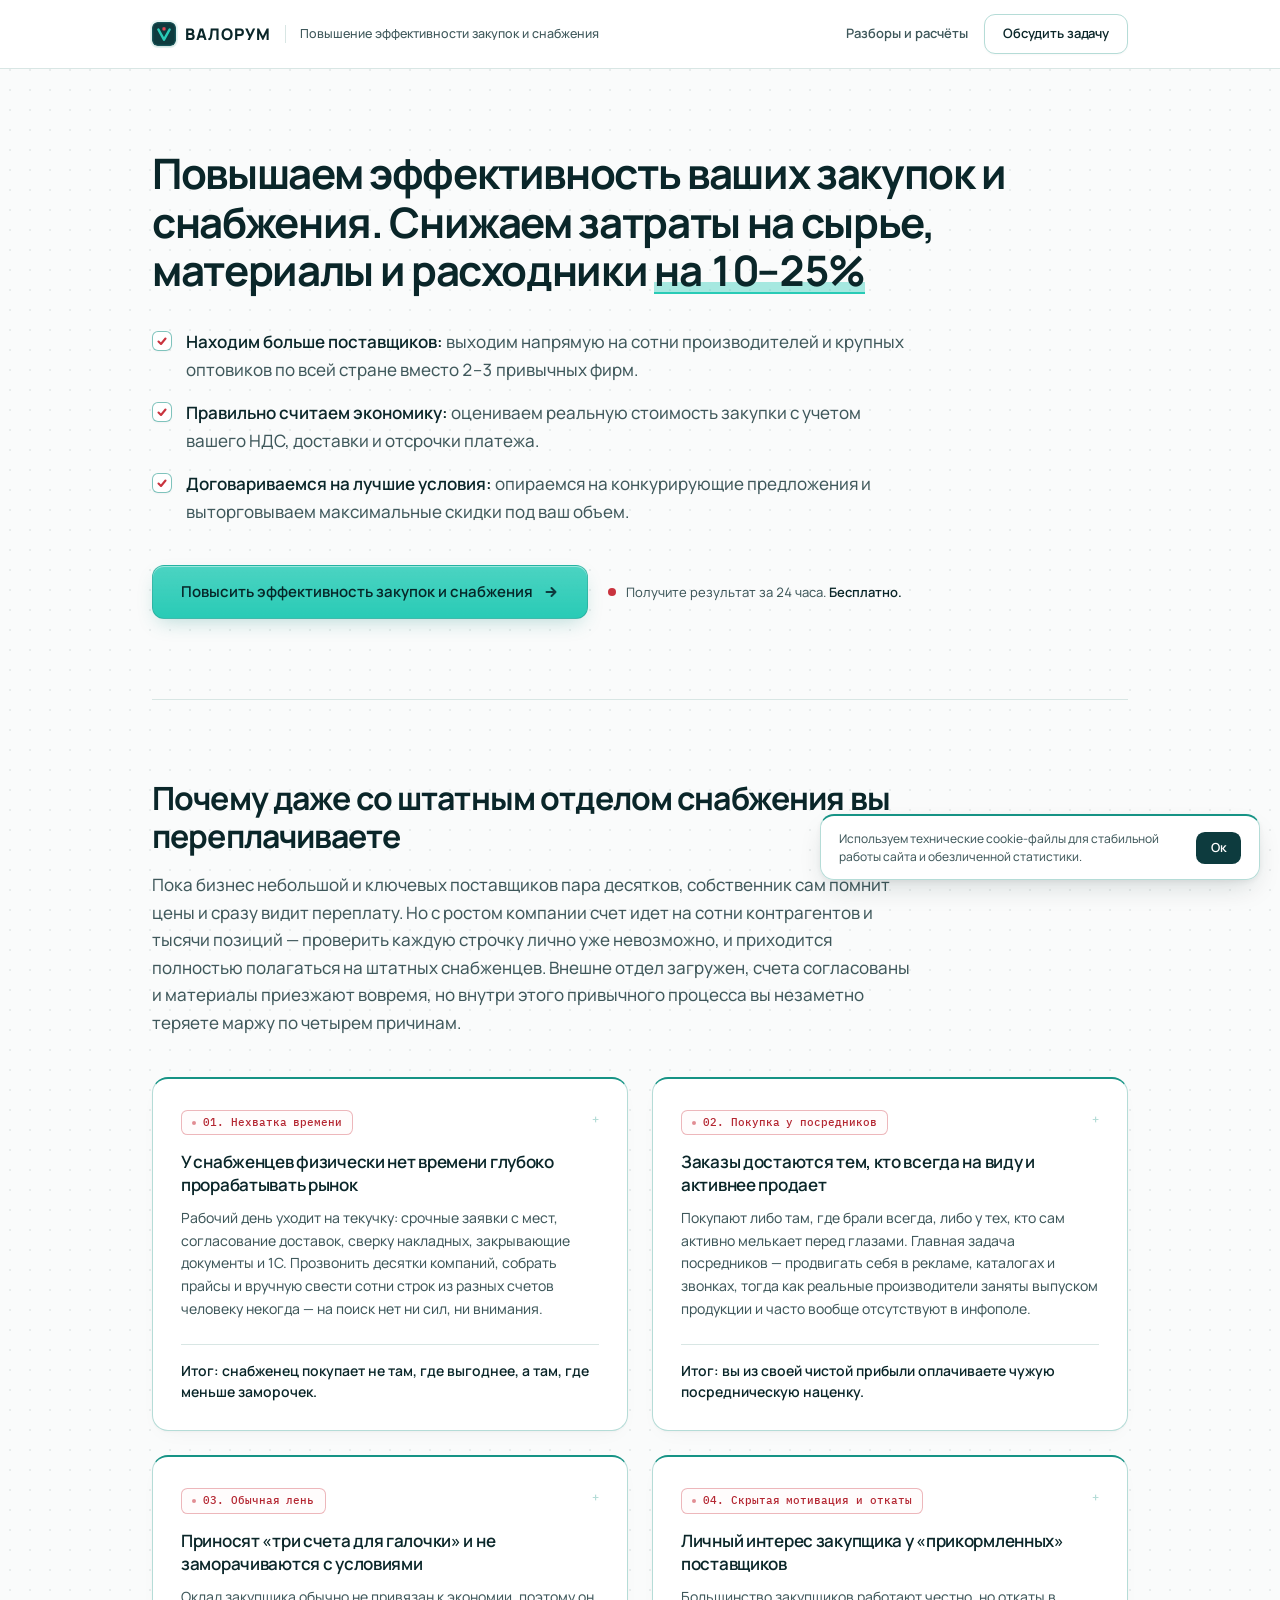
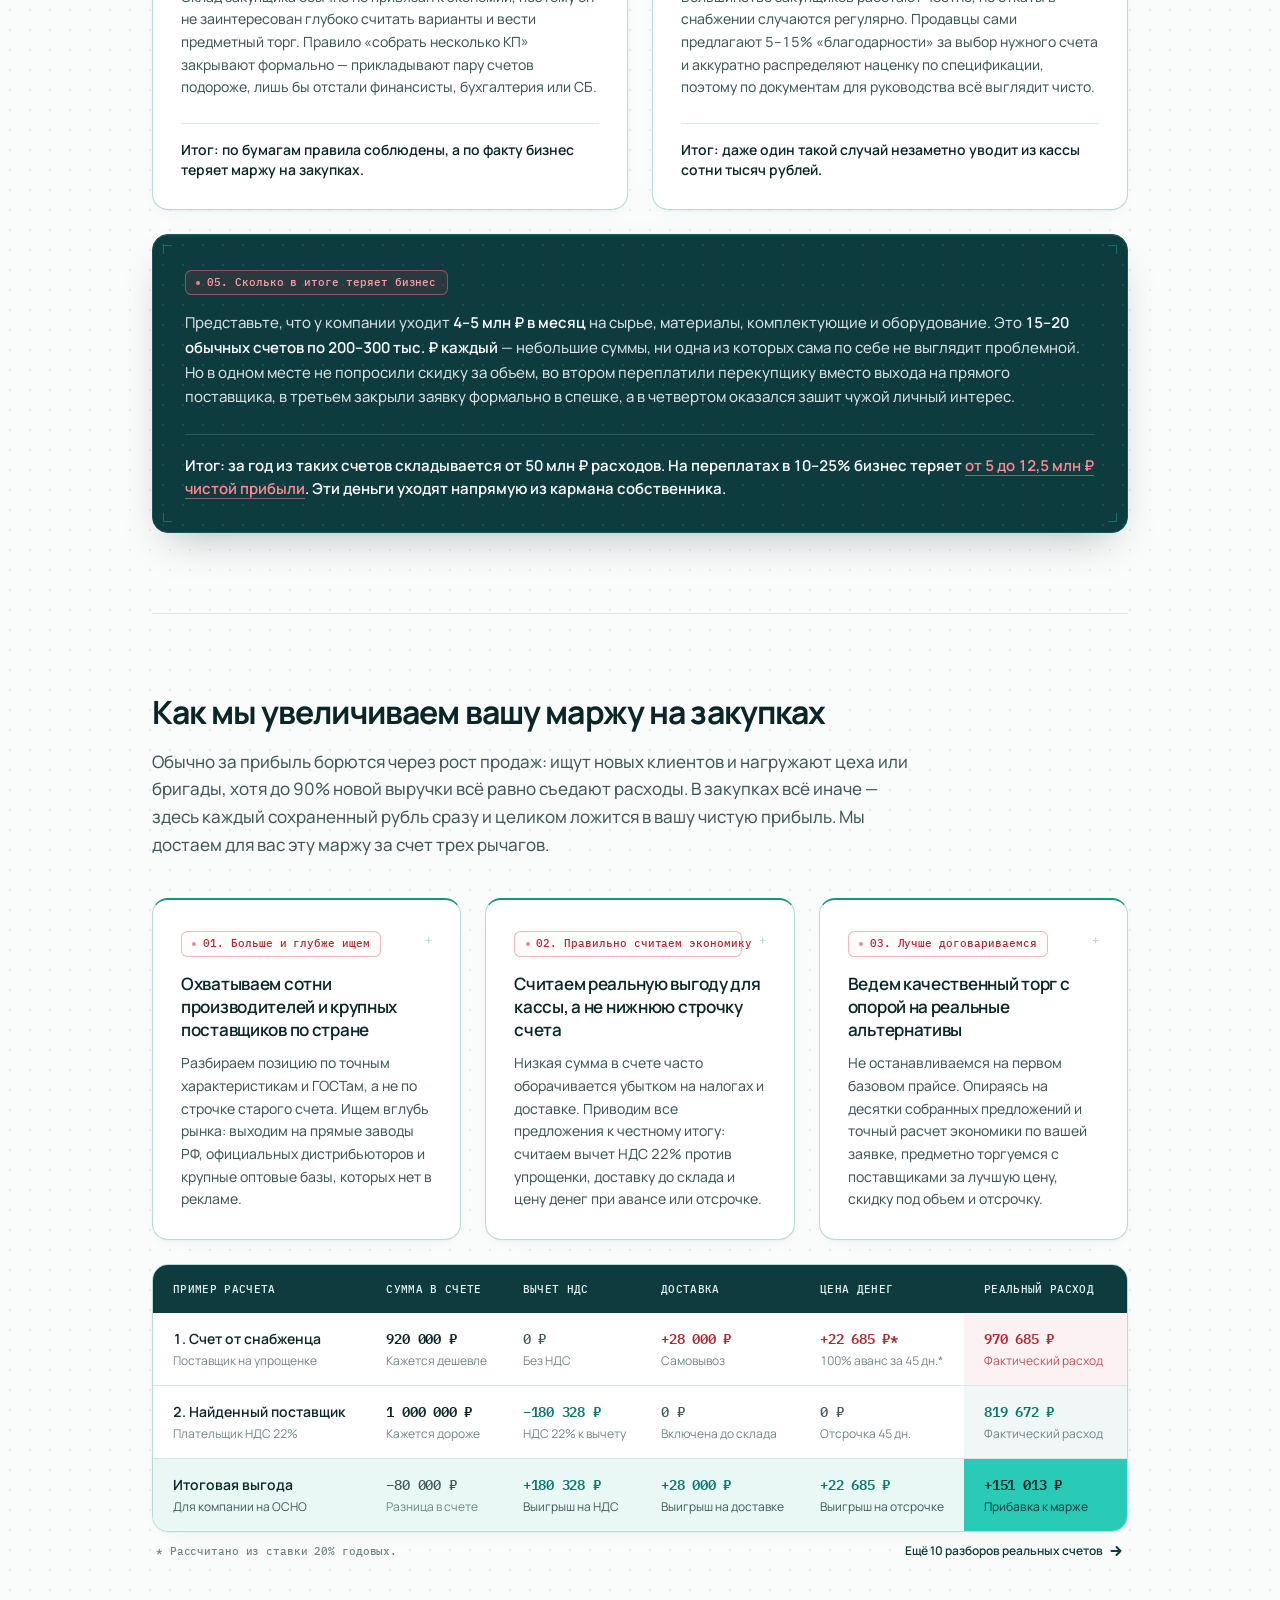
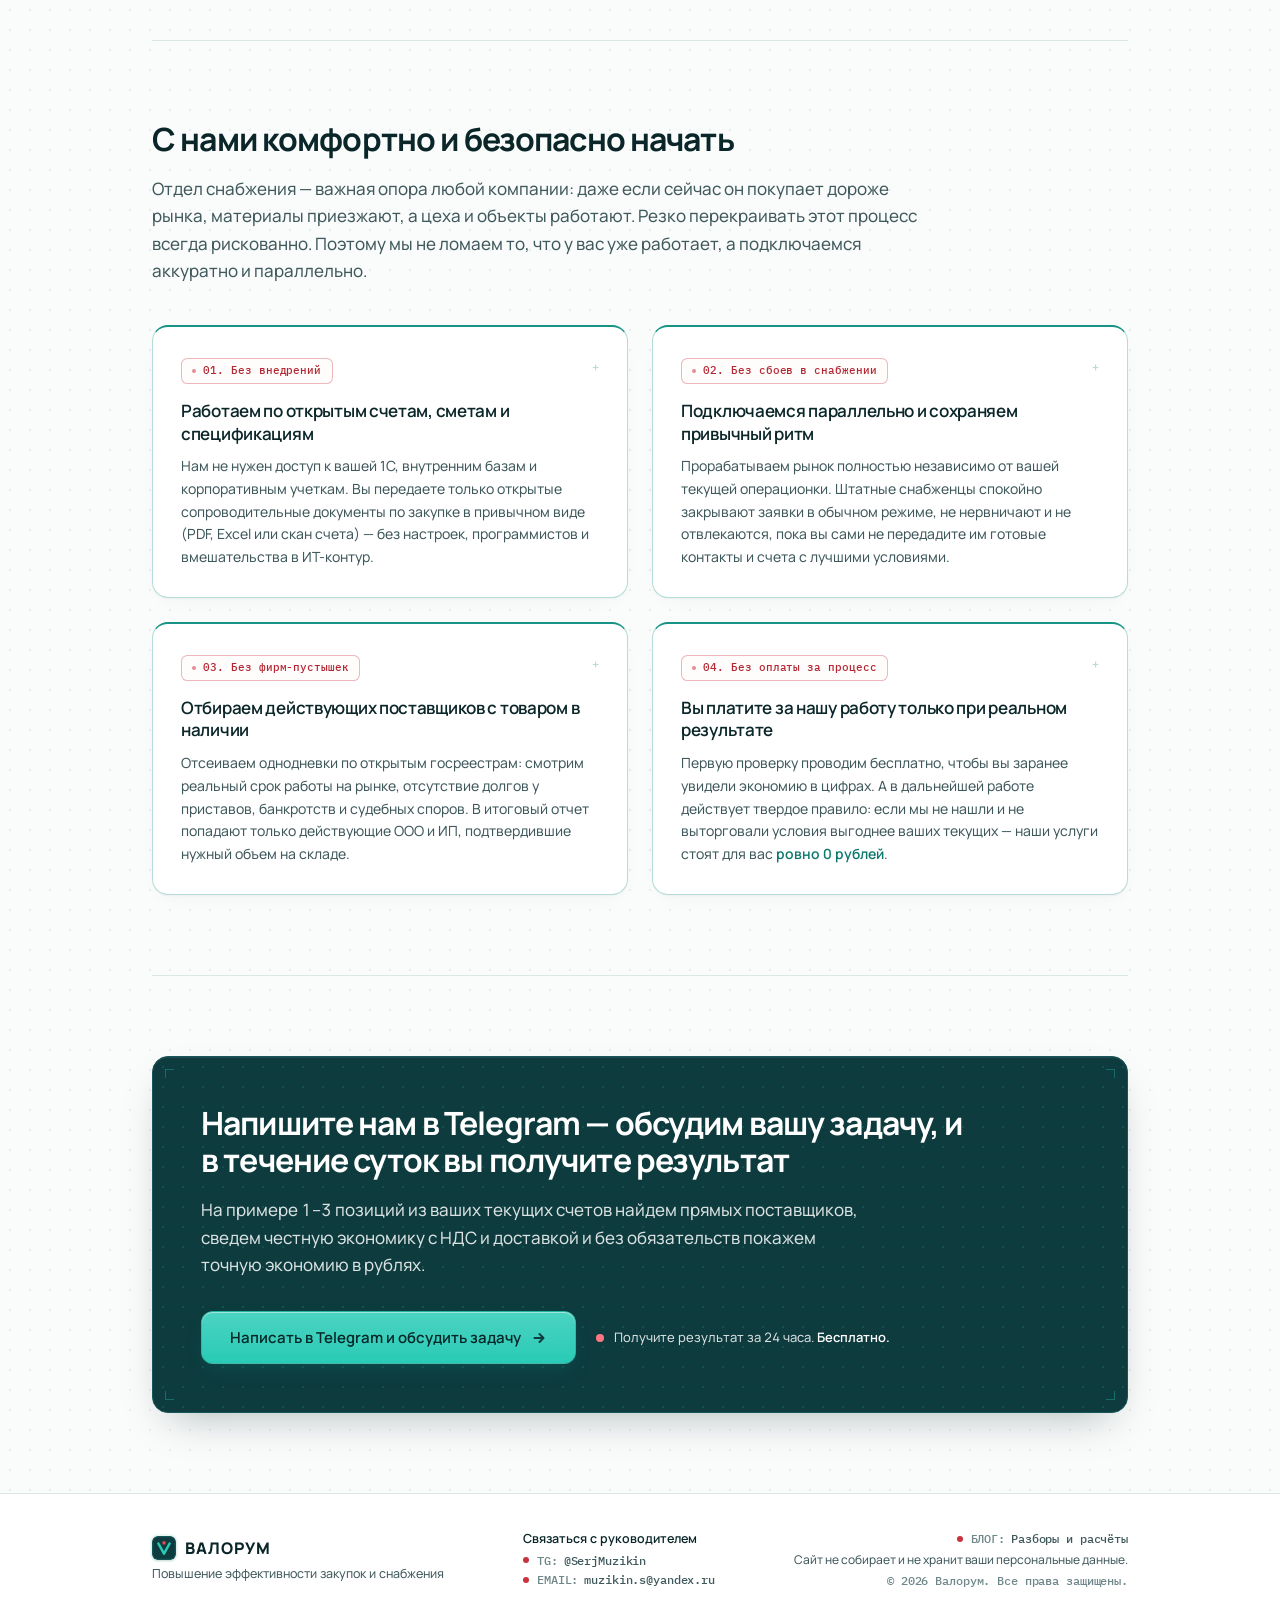
<file: index.html>
<!DOCTYPE html>
<html lang="ru" class="scroll-smooth">
<head>
 <meta charset="UTF-8">
 <meta name="viewport" content="width=device-width, initial-scale=1.0">
 <title>Валорум — Снижение затрат на закупки и снабжение на 10–25%</title>
 <meta name="description" content="Снижаем затраты бизнеса на сырье, материалы и комплектующие на 10–25%. Выходим на производителей по РФ, считаем вычет НДС 22%, доставку и отсрочку. Работаем по счетам без доступа к 1С. Бесплатный разбор 1–3 позиций за 24 часа.">
 <meta name="author" content="Сергей Музыкин (@SerjMuzikin)">
 <meta name="robots" content="index, follow">
 <meta name="theme-color" content="#FFFFFF">
 <link rel="icon" type="image/svg+xml" href="./favicon.svg">
 <link rel="manifest" href="site.webmanifest">
 <link rel="canonical" href="https://valorum.ru/">
 <meta property="og:type" content="website">
 <meta property="og:locale" content="ru_RU">
 <meta property="og:site_name" content="Валорум">
 <meta property="og:url" content="https://valorum.ru/">
 <meta property="og:title" content="Валорум — Снижаем затраты на закупки и снабжение на 10–25%">
 <meta property="og:description" content="Находим сотни производителей и крупных оптовиков по стране, считаем реальную экономику (НДС 22%, доставка, отсрочка) и выторговываем лучшие условия. Бесплатный расчет за 24 часа.">
 <meta property="og:image" content="https://valorum.ru/og-cover.png">
 <meta property="og:image:type" content="image/png">
 <meta property="og:image:width" content="1200">
 <meta property="og:image:height" content="630">
 <meta property="og:image:alt" content="Валорум — повышение эффективности закупок и снабжения: снижение затрат на сырье и материалы на 10–25% с учетом НДС 22%, доставки и отсрочки, результат за 24 часа бесплатно.">
 <meta name="twitter:card" content="summary_large_image">
 <meta name="twitter:image" content="https://valorum.ru/og-cover.png">
 <script type="application/ld+json">{"@context":"https://schema.org","@graph":[{"@type":"Organization","@id":"https://valorum.ru/#org","name":"Валорум","alternateName":"Valorum","url":"https://valorum.ru/","logo":"https://valorum.ru/favicon.svg","email":"muzikin.s@yandex.ru","areaServed":"RU","sameAs":["https://t.me/valorum_official_bot"],"knowsAbout":["Корпоративные закупки","Прямые поставщики РФ","Расчет НДС 22% (ОСНО и УСН)","Проверка ООО и ИП"],"founder":{"@type":"Person","name":"Сергей Музыкин","jobTitle":"Руководитель","url":"https://t.me/SerjMuzikin"}},{"@type":"WebSite","@id":"https://valorum.ru/#site","url":"https://valorum.ru/","name":"Валорум","alternateName":"Valorum","inLanguage":"ru-RU","publisher":{"@id":"https://valorum.ru/#org"}},{"@type":"WebPage","@id":"https://valorum.ru/#page","url":"https://valorum.ru/","name":"Валорум","inLanguage":"ru-RU","isPartOf":{"@id":"https://valorum.ru/#site"},"about":{"@id":"https://valorum.ru/#org"},"mainEntity":{"@id":"https://valorum.ru/#svc"}},{"@type":"Service","@id":"https://valorum.ru/#svc","name":"Повышение эффективности закупок и снабжения","url":"https://valorum.ru/","provider":{"@id":"https://valorum.ru/#org"},"areaServed":"RU","description":"Поиск производителей и оптовиков по РФ, расчет с НДС 22%, доставкой и отсрочкой 20% годовых, торг под объем по счетам PDF/Excel без доступа к 1С. Экономия 10–25%, 0 ₽ без результата.","audience":{"@type":"BusinessAudience","audienceType":"Собственники ООО и ИП"},"offers":{"@type":"Offer","name":"Бесплатный разбор 1–3 позиций за 24 ч","price":"0","priceCurrency":"RUB","url":"https://valorum.ru/#screen-5"}}]}</script>
 <link rel="preload" href="./manrope-latin-cyrillic-var.woff2" as="font" type="font/woff2" crossorigin>
 <link rel="stylesheet" href="styles.css?v=b8711991">
 <link rel="stylesheet" href="./components.css?v=7ac595a7">
 <link rel="stylesheet" href="./utilities.css?v=2aaa250e">
 <noscript><style>.reveal-item{opacity:1!important;transform:none!important}</style></noscript>
</head>
<body class="antialiased selection:bg-[#0D3B3E] selection:text-white">
 <svg width="0" height="0" style="position:absolute;overflow:hidden" aria-hidden="true">
  <symbol id="valorum-mark" viewBox="0 0 32 32">
   <rect width="32" height="32" rx="7.5" fill="#0D3B3E"/>
   <rect x="1" y="1" width="30" height="30" rx="6.5" fill="none" stroke="#1C686D" stroke-width="1"/>
   <path d="M8.5 10L16 23.5L23.5 10" fill="none" stroke="#29CBB6" stroke-width="3.3" stroke-linecap="round" stroke-linejoin="round"/>
   <rect x="13.9" y="7" width="4.2" height="4.2" rx="1" fill="#E04854"/>
  </symbol>
 </svg>
 <header class="sticky top-0 z-50 bg-[var(--bg-bar-glass)] backdrop-blur-md border-b border-[var(--border-hairline)]">
  <div class="max-w-5xl mx-auto px-4 sm:px-6 h-[60px] sm:h-[68px] flex items-center justify-between gap-2 sm:gap-4">
   <div class="flex items-center gap-3.5 min-w-0">
    <a href="#screen-1" class="brand-lockup shrink-0" aria-label="Валорум — повышение эффективности закупок и снабжения">
     <svg class="brand-logo-box" aria-hidden="true"><use href="#valorum-mark"/></svg>
     <span class="brand-wordmark">ВАЛОРУМ</span>
    </a>
    <span class="hidden md:block h-[18px] w-px bg-[var(--border-hairline)] shrink-0" aria-hidden="true"></span>
    <span class="hidden md:block text-[12.5px] font-medium text-[var(--text-secondary)] leading-none truncate">Повышение эффективности закупок и снабжения</span>
   </div>
   <div class="flex items-center gap-2 sm:gap-4 shrink-0">
    <a href="/blog/" class="header-nav-link shrink-0">Разборы и расчёты</a>
    <a href="#screen-5" class="btn-header-outline inline-flex justify-center items-center h-[36px] sm:h-[40px] px-2.5 sm:px-[18px] rounded-[10px] sm:rounded-[11px] text-[12.5px] sm:text-[13px] font-semibold tracking-[-0.01em] shrink-0">Обсудить задачу</a>
   </div>
  </div>
  <div id="scroll-telemetry" aria-hidden="true"></div>
 </header>
 <main class="max-w-5xl mx-auto px-4 sm:px-6">
  <section id="screen-1" class="valorum-section valorum-section--hero">
   <h1 class="hero-h1 reveal-item mb-5 sm:mb-8 max-w-4xl">
    Повышаем эффективность ваших закупок и снабжения. Снижаем затраты на сырье, материалы и расходники <span class="hero-highlight tabular-nums whitespace-nowrap">на 10–25%</span>
   </h1>
   <div class="section-lead reveal-item space-y-3.5 sm:space-y-4" style="--delay: 60ms;">
    <div class="hero-bullet">
     <span class="hero-check-box">
      <svg viewBox="0 0 12 12" fill="none" stroke="currentColor" stroke-width="2.1" stroke-linecap="round" stroke-linejoin="round" aria-hidden="true">
       <path class="check-stroke" style="--check-delay: 0.2s;" d="M2.5 6.5L5 9L9.5 3.5"/>
      </svg>
     </span>
     <span class="tabular-nums"><strong>Находим больше поставщиков:</strong> выходим напрямую на сотни производителей и крупных оптовиков по всей стране вместо 2–3 привычных фирм.</span>
    </div>
    <div class="hero-bullet">
     <span class="hero-check-box">
      <svg viewBox="0 0 12 12" fill="none" stroke="currentColor" stroke-width="2.1" stroke-linecap="round" stroke-linejoin="round" aria-hidden="true">
       <path class="check-stroke" style="--check-delay: 0.32s;" d="M2.5 6.5L5 9L9.5 3.5"/>
      </svg>
     </span>
     <span><strong>Правильно считаем экономику:</strong> оцениваем реальную стоимость закупки с учетом вашего НДС, доставки и отсрочки платежа.</span>
    </div>
    <div class="hero-bullet">
     <span class="hero-check-box">
      <svg viewBox="0 0 12 12" fill="none" stroke="currentColor" stroke-width="2.1" stroke-linecap="round" stroke-linejoin="round" aria-hidden="true">
       <path class="check-stroke" style="--check-delay: 0.44s;" d="M2.5 6.5L5 9L9.5 3.5"/>
      </svg>
     </span>
     <span><strong>Договариваемся на лучшие условия:</strong> опираемся на конкурирующие предложения и выторговываем максимальные скидки под ваш объем.</span>
    </div>
   </div>
   <div class="reveal-item flex flex-col sm:flex-row sm:items-center gap-3 sm:gap-5" style="--delay: 120ms;">
    <a href="#screen-5" class="btn-valorum inline-flex w-full sm:w-auto justify-center items-center gap-2 sm:gap-2.5 min-h-[50px] px-4 sm:px-7 py-3.5 sm:py-4 rounded-xl font-semibold text-[13px] sm:text-[15px] leading-[1.3] text-center shrink-0">
     <span>Повысить эффективность закупок и снабжения</span>
     <svg class="w-4 h-4 text-[var(--dark-green)] shrink-0" viewBox="0 0 16 16" fill="none" stroke="currentColor" stroke-width="2" stroke-linecap="round" stroke-linejoin="round" aria-hidden="true">
      <path d="M3.5 8H12.5M12.5 8L8.5 4M12.5 8L8.5 12"/>
     </svg>
    </a>
    <div class="inline-flex items-center justify-center sm:justify-start gap-2.5 text-xs sm:text-[13px] leading-[1.4] text-[var(--text-secondary)] tabular-nums">
     <span class="live-red-dot w-2 h-2 rounded-full bg-[var(--crimson)] shrink-0"></span>
     <span>Получите результат за 24 часа. <strong class="font-semibold text-[var(--dark-green-ink)]">Бесплатно.</strong></span>
    </div>
   </div>
  </section>
  <section id="screen-2" class="valorum-section">
   <div class="reveal-item">
    <h2 class="section-h2">Почему даже со штатным отделом снабжения вы переплачиваете</h2>
    <p class="section-lead">Пока бизнес небольшой и ключевых поставщиков пара десятков, собственник сам помнит цены и сразу видит переплату. Но с ростом компании счет идет на сотни контрагентов и тысячи позиций — проверить каждую строчку лично уже невозможно, и приходится полностью полагаться на штатных снабженцев. Внешне отдел загружен, счета согласованы и материалы приезжают вовремя, но внутри этого привычного процесса вы незаметно теряете маржу по четырем причинам.</p>
   </div>
   <div class="cards-grid-2 cards-grid--spaced">
    <div class="valorum-card valorum-card--flex reveal-item" style="--delay: 0ms;">
     <div>
      <span class="badge-outline-red">01. Нехватка времени</span>
      <h3 class="card-h3">У снабженцев физически нет времени глубоко прорабатывать рынок</h3>
      <p class="card-body">Рабочий день уходит на текучку: срочные заявки с мест, согласование доставок, сверку накладных, закрывающие документы и 1С. Прозвонить десятки компаний, собрать прайсы и вручную свести сотни строк из разных счетов человеку некогда — на поиск нет ни сил, ни внимания.</p>
     </div>
     <div class="card-summary">Итог: снабженец покупает не там, где выгоднее, а там, где меньше заморочек.</div>
    </div>
    <div class="valorum-card valorum-card--flex reveal-item" style="--delay: 50ms;">
     <div>
      <span class="badge-outline-red">02. Покупка у посредников</span>
      <h3 class="card-h3">Заказы достаются тем, кто всегда на виду и активнее продает</h3>
      <p class="card-body">Покупают либо там, где брали всегда, либо у тех, кто сам активно мелькает перед глазами. Главная задача посредников — продвигать себя в рекламе, каталогах и звонках, тогда как реальные производители заняты выпуском продукции и часто вообще отсутствуют в инфополе.</p>
     </div>
     <div class="card-summary">Итог: вы из своей чистой прибыли оплачиваете чужую посредническую наценку.</div>
    </div>
    <div class="valorum-card valorum-card--flex reveal-item" style="--delay: 100ms;">
     <div>
      <span class="badge-outline-red">03. Обычная лень</span>
      <h3 class="card-h3">Приносят «три счета для галочки» и не заморачиваются с условиями</h3>
      <p class="card-body">Оклад закупщика обычно не привязан к экономии, поэтому он не заинтересован глубоко считать варианты и вести предметный торг. Правило «собрать несколько КП» закрывают формально — прикладывают пару счетов подороже, лишь бы отстали финансисты, бухгалтерия или СБ.</p>
     </div>
     <div class="card-summary">Итог: по бумагам правила соблюдены, а по факту бизнес теряет маржу на закупках.</div>
    </div>
    <div class="valorum-card valorum-card--flex reveal-item" style="--delay: 150ms;">
     <div>
      <span class="badge-outline-red">04. Скрытая мотивация и откаты</span>
      <h3 class="card-h3">Личный интерес закупщика у «прикормленных» поставщиков</h3>
      <p class="card-body tabular-nums">Большинство закупщиков работают честно, но откаты в снабжении случаются регулярно. Продавцы сами предлагают 5–15% «благодарности» за выбор нужного счета и аккуратно распределяют наценку по спецификации, поэтому по документам для руководства всё выглядит чисто.</p>
     </div>
     <div class="card-summary">Итог: даже один такой случай незаметно уводит из кассы сотни тысяч рублей.</div>
    </div>
   </div>
   <div class="dark-green-banner reveal-item" style="--delay: 70ms;">
    <span class="corner-tick tl"></span>
    <span class="corner-tick tr"></span>
    <span class="corner-tick bl"></span>
    <span class="corner-tick br"></span>
    <div class="relative">
     <span class="badge-outline-red-dark">05. Сколько в итоге теряет бизнес</span>
     <p class="text-sm sm:text-[15px] text-white/85 leading-[1.65] max-w-4xl tabular-nums">
      Представьте, что у компании уходит <strong class="font-semibold text-white">4–5 млн ₽ в месяц</strong> на сырье, материалы, комплектующие и оборудование. Это <strong class="font-semibold text-white">15–20 обычных счетов по 200–300 тыс. ₽ каждый</strong> — небольшие суммы, ни одна из которых сама по себе не выглядит проблемной. Но в одном месте не попросили скидку за объем, во втором переплатили перекупщику вместо выхода на прямого поставщика, в третьем закрыли заявку формально в спешке, а в четвертом оказался зашит чужой личный интерес.
     </p>
     <div class="mt-4 pt-3.5 sm:mt-6 sm:pt-5 border-t border-white/15 text-sm sm:text-[15px] font-semibold text-white leading-[1.5] tabular-nums">
      Итог: за год из таких счетов складывается от 50 млн ₽ расходов. На переплатах в 10–25% бизнес теряет <span class="text-[#FF8A93] underline decoration-[#FF8A93]/55 decoration-1 underline-offset-4">от 5 до 12,5 млн ₽ чистой прибыли</span>. Эти деньги уходят напрямую из кармана собственника.
     </div>
    </div>
   </div>
  </section>
  <section id="screen-3" class="valorum-section">
   <div class="reveal-item">
    <h2 class="section-h2">Как мы увеличиваем вашу маржу на закупках</h2>
    <p class="section-lead tabular-nums">Обычно за прибыль борются через рост продаж: ищут новых клиентов и нагружают цеха или бригады, хотя до 90% новой выручки всё равно съедают расходы. В закупках всё иначе — здесь каждый сохраненный рубль сразу и целиком ложится в вашу чистую прибыль. Мы достаем для вас эту маржу за счет трех рычагов.</p>
   </div>
   <div class="cards-grid-3 cards-grid--spaced">
    <div class="valorum-card reveal-item" style="--delay: 0ms;">
     <div>
      <span class="badge-outline-red">01. Больше и глубже ищем</span>
      <h3 class="card-h3 card-h3--3row">Охватываем сотни производителей и крупных поставщиков по стране</h3>
      <p class="card-body">Разбираем позицию по точным характеристикам и ГОСТам, а не по строчке старого счета. Ищем вглубь рынка: выходим на прямые заводы РФ, официальных дистрибьюторов и крупные оптовые базы, которых нет в рекламе.</p>
     </div>
    </div>
    <div class="valorum-card reveal-item" style="--delay: 60ms;">
     <div>
      <span class="badge-outline-red">02. Правильно считаем экономику</span>
      <h3 class="card-h3 card-h3--3row">Считаем реальную выгоду для кассы, а не нижнюю строчку счета</h3>
      <p class="card-body tabular-nums">Низкая сумма в счете часто оборачивается убытком на налогах и доставке. Приводим все предложения к честному итогу: считаем вычет НДС 22% против упрощенки, доставку до склада и цену денег при авансе или отсрочке.</p>
     </div>
    </div>
    <div class="valorum-card reveal-item" style="--delay: 120ms;">
     <div>
      <span class="badge-outline-red">03. Лучше договариваемся</span>
      <h3 class="card-h3 card-h3--3row">Ведем качественный торг с опорой на реальные альтернативы</h3>
      <p class="card-body">Не останавливаемся на первом базовом прайсе. Опираясь на десятки собранных предложений и точный расчет экономики по вашей заявке, предметно торгуемся с поставщиками за лучшую цену, скидку под объем и отсрочку.</p>
     </div>
    </div>
   </div>
   <div id="financial-ledger" class="valorum-table-wrap reveal-item" style="--delay: 70ms;">
    <div class="md:hidden divide-y divide-[var(--border-hairline)] tabular-nums">
     <div class="ledger-head px-5 py-3">Пример расчета реальной экономики</div>
     <div class="ledger-m-block">
      <div class="flex items-start justify-between gap-2">
       <div>
        <div class="text-sm val-ink">1. Счет от снабженца</div>
        <div class="text-xs text-[var(--text-muted)] mt-0.5">Поставщик на упрощенке</div>
       </div>
       <span class="px-2 py-0.5 rounded bg-[var(--crimson-soft)] font-mono-tech text-[10.5px] font-medium text-[var(--crimson-text)] shrink-0">Кажется дешевле</span>
      </div>
      <div class="ledger-m-grid">
       <div>
        <div class="ledger-m-lbl">Сумма в счете</div>
        <div class="ledger-num val-ink" data-count="920000" data-prefix="" data-suffix=" ₽">920 000 ₽</div>
       </div>
       <div>
        <div class="ledger-m-lbl">Вычет НДС (Без НДС)</div>
        <div class="ledger-num val-sec">0 ₽</div>
       </div>
       <div>
        <div class="ledger-m-lbl">Доставка (Самовывоз)</div>
        <div class="ledger-num val-bad" data-count="28000" data-prefix="+" data-suffix=" ₽">+28 000 ₽</div>
       </div>
       <div>
        <div class="ledger-m-lbl">Аванс за 45 дн.*</div>
        <div class="ledger-num val-bad" data-count="22685" data-prefix="+" data-suffix=" ₽*">+22 685 ₽*</div>
       </div>
      </div>
      <div class="ledger-m-total ledger-m-total--bad">
       <span class="text-xs font-medium text-[var(--crimson-text)]">Фактический расход</span>
       <span class="ledger-num val-bad" data-count="970685" data-prefix="" data-suffix=" ₽">970 685 ₽</span>
      </div>
     </div>
     <div class="ledger-m-block">
      <div class="flex items-start justify-between gap-2">
       <div>
        <div class="text-sm val-ink">2. Найденный поставщик</div>
        <div class="text-xs text-[var(--text-muted)] mt-0.5">Плательщик НДС 22%</div>
       </div>
       <span class="px-2 py-0.5 rounded bg-[var(--bg-subtle)] font-mono-tech text-[10.5px] font-medium text-[var(--good-text)] shrink-0">Кажется дороже</span>
      </div>
      <div class="ledger-m-grid">
       <div>
        <div class="ledger-m-lbl">Сумма в счете</div>
        <div class="ledger-num val-ink" data-count="1000000" data-prefix="" data-suffix=" ₽">1 000 000 ₽</div>
       </div>
       <div>
        <div class="ledger-m-lbl">НДС 22% к вычету</div>
        <div class="ledger-num val-good" data-count="180328" data-prefix="−" data-suffix=" ₽">−180 328 ₽</div>
       </div>
       <div>
        <div class="ledger-m-lbl">Доставка до склада</div>
        <div class="ledger-num val-sec">0 ₽</div>
       </div>
       <div>
        <div class="ledger-m-lbl">Отсрочка 45 дн.</div>
        <div class="ledger-num val-sec">0 ₽</div>
       </div>
      </div>
      <div class="ledger-m-total ledger-m-total--sub">
       <span class="text-xs font-medium text-[var(--text-secondary)]">Фактический расход</span>
       <span class="ledger-num val-good" data-count="819672" data-prefix="" data-suffix=" ₽">819 672 ₽</span>
      </div>
     </div>
     <div class="ledger-m-block ledger-m-block--win">
      <div class="flex items-center justify-between gap-2">
       <span class="text-sm val-ink">Итоговая выгода</span>
       <span class="text-xs text-[var(--text-secondary)]">Для компании на ОСНО</span>
      </div>
      <div class="ledger-m-grid">
       <div>
        <div class="ledger-m-lbl">Разница в счете</div>
        <div class="ledger-num val-sec-m" data-count="80000" data-prefix="−" data-suffix=" ₽">−80 000 ₽</div>
       </div>
       <div>
        <div class="ledger-m-lbl">Выигрыш на НДС</div>
        <div class="ledger-num val-good" data-count="180328" data-prefix="+" data-suffix=" ₽">+180 328 ₽</div>
       </div>
       <div>
        <div class="ledger-m-lbl">Выигрыш на доставке</div>
        <div class="ledger-num val-good" data-count="28000" data-prefix="+" data-suffix=" ₽">+28 000 ₽</div>
       </div>
       <div>
        <div class="ledger-m-lbl">Выигрыш на отсрочке</div>
        <div class="ledger-num val-good" data-count="22685" data-prefix="+" data-suffix=" ₽">+22 685 ₽</div>
       </div>
      </div>
      <div class="ledger-m-total ledger-m-total--win">
       <span class="text-xs val-win">Прибавка к марже</span>
       <span class="font-mono-tech text-[15px] val-win" data-count="151013" data-prefix="+" data-suffix=" ₽">+151 013 ₽</span>
      </div>
     </div>
    </div>
    <div class="hidden md:block overflow-x-auto">
     <table class="tabular-nums">
      <thead>
       <tr class="ledger-head whitespace-nowrap">
        <th>Пример расчета</th>
        <th>Сумма в счете</th>
        <th>Вычет НДС</th>
        <th>Доставка</th>
        <th>Цена денег</th>
        <th>Реальный расход</th>
       </tr>
      </thead>
      <tbody class="divide-y divide-[var(--border-hairline)]">
       <tr class="ledger-row-bad">
        <td class="val-ink">
         1. Счет от снабженца
         <div class="ledger-sub">Поставщик на упрощенке</div>
        </td>
        <td>
         <span class="ledger-num val-ink" data-count="920000" data-prefix="" data-suffix=" ₽">920 000 ₽</span>
         <div class="ledger-sub">Кажется дешевле</div>
        </td>
        <td>
         <span class="ledger-num val-sec">0 ₽</span>
         <div class="ledger-sub">Без НДС</div>
        </td>
        <td>
         <span class="ledger-num val-bad" data-count="28000" data-prefix="+" data-suffix=" ₽">+28 000 ₽</span>
         <div class="ledger-sub">Самовывоз</div>
        </td>
        <td>
         <span class="ledger-num val-bad" data-count="22685" data-prefix="+" data-suffix=" ₽*">+22 685 ₽*</span>
         <div class="ledger-sub">100% аванс за 45 дн.*</div>
        </td>
        <td class="bg-[var(--crimson-soft)]">
         <span class="ledger-num val-bad" data-count="970685" data-prefix="" data-suffix=" ₽">970 685 ₽</span>
         <div class="ledger-sub ledger-sub--bad">Фактический расход</div>
        </td>
       </tr>
       <tr class="ledger-row-good">
        <td class="val-ink">
         2. Найденный поставщик
         <div class="ledger-sub">Плательщик НДС 22%</div>
        </td>
        <td>
         <span class="ledger-num val-ink" data-count="1000000" data-prefix="" data-suffix=" ₽">1 000 000 ₽</span>
         <div class="ledger-sub">Кажется дороже</div>
        </td>
        <td>
         <span class="ledger-num val-good" data-count="180328" data-prefix="−" data-suffix=" ₽">−180 328 ₽</span>
         <div class="ledger-sub">НДС 22% к вычету</div>
        </td>
        <td>
         <span class="ledger-num val-sec">0 ₽</span>
         <div class="ledger-sub">Включена до склада</div>
        </td>
        <td>
         <span class="ledger-num val-sec">0 ₽</span>
         <div class="ledger-sub">Отсрочка 45 дн.</div>
        </td>
        <td class="bg-[var(--bg-subtle)]">
         <span class="ledger-num val-good" data-count="819672" data-prefix="" data-suffix=" ₽">819 672 ₽</span>
         <div class="ledger-sub">Фактический расход</div>
        </td>
       </tr>
       <tr class="bg-[var(--good-soft)]">
        <td class="val-ink">
         Итоговая выгода
         <div class="ledger-sub ledger-sub--sec">Для компании на ОСНО</div>
        </td>
        <td>
         <span class="ledger-num val-sec-m" data-count="80000" data-prefix="−" data-suffix=" ₽">−80 000 ₽</span>
         <div class="ledger-sub">Разница в счете</div>
        </td>
        <td>
         <span class="ledger-num val-good" data-count="180328" data-prefix="+" data-suffix=" ₽">+180 328 ₽</span>
         <div class="ledger-sub ledger-sub--sec">Выигрыш на НДС</div>
        </td>
        <td>
         <span class="ledger-num val-good" data-count="28000" data-prefix="+" data-suffix=" ₽">+28 000 ₽</span>
         <div class="ledger-sub ledger-sub--sec">Выигрыш на доставке</div>
        </td>
        <td>
         <span class="ledger-num val-good" data-count="22685" data-prefix="+" data-suffix=" ₽">+22 685 ₽</span>
         <div class="ledger-sub ledger-sub--sec">Выигрыш на отсрочке</div>
        </td>
        <td class="bg-[var(--bright-green)]">
         <span class="ledger-num val-win" data-count="151013" data-prefix="+" data-suffix=" ₽">+151 013 ₽</span>
         <div class="ledger-sub ledger-sub--win">Прибавка к марже</div>
        </td>
       </tr>
      </tbody>
     </table>
    </div>
   </div>
   <div class="ledger-foot reveal-item" style="--delay: 100ms;">
    <span class="font-mono-tech text-[11px] text-[var(--text-muted)] tabular-nums">* Рассчитано из ставки 20% годовых.</span>
    <a href="/blog/" class="ledger-more-link"><span>Ещё 10 разборов реальных счетов</span><svg width="14" height="14" class="w-4 h-4 shrink-0" viewBox="0 0 16 16" fill="none" stroke="currentColor" stroke-width="2" stroke-linecap="round" stroke-linejoin="round" aria-hidden="true"><path d="M3.5 8H12.5M12.5 8L8.5 4M12.5 8L8.5 12"/></svg></a>
   </div>
  </section>
  <section id="screen-4" class="valorum-section">
   <div class="reveal-item">
    <h2 class="section-h2">С нами комфортно и безопасно начать</h2>
    <p class="section-lead">Отдел снабжения — важная опора любой компании: даже если сейчас он покупает дороже рынка, материалы приезжают, а цеха и объекты работают. Резко перекраивать этот процесс всегда рискованно. Поэтому мы не ломаем то, что у вас уже работает, а подключаемся аккуратно и параллельно.</p>
   </div>
   <div class="cards-grid-2">
    <div class="valorum-card reveal-item" style="--delay: 0ms;">
     <div>
      <span class="badge-outline-red">01. Без внедрений</span>
      <h3 class="card-h3">Работаем по открытым счетам, сметам и спецификациям</h3>
      <p class="card-body">Нам не нужен доступ к вашей 1С, внутренним базам и корпоративным учеткам. Вы передаете только открытые сопроводительные документы по закупке в привычном виде (PDF, Excel или скан счета) — без настроек, программистов и вмешательства в ИТ-контур.</p>
     </div>
    </div>
    <div class="valorum-card reveal-item" style="--delay: 50ms;">
     <div>
      <span class="badge-outline-red">02. Без сбоев в снабжении</span>
      <h3 class="card-h3">Подключаемся параллельно и сохраняем привычный ритм</h3>
      <p class="card-body">Прорабатываем рынок полностью независимо от вашей текущей операционки. Штатные снабженцы спокойно закрывают заявки в обычном режиме, не нервничают и не отвлекаются, пока вы сами не передадите им готовые контакты и счета с лучшими условиями.</p>
     </div>
    </div>
    <div class="valorum-card reveal-item" style="--delay: 100ms;">
     <div>
      <span class="badge-outline-red">03. Без фирм-пустышек</span>
      <h3 class="card-h3">Отбираем действующих поставщиков с товаром в наличии</h3>
      <p class="card-body">Отсеиваем однодневки по открытым госреестрам: смотрим реальный срок работы на рынке, отсутствие долгов у приставов, банкротств и судебных споров. В итоговый отчет попадают только действующие ООО и ИП, подтвердившие нужный объем на складе.</p>
     </div>
    </div>
    <div class="valorum-card reveal-item" style="--delay: 150ms;">
     <div>
      <span class="badge-outline-red">04. Без оплаты за процесс</span>
      <h3 class="card-h3">Вы платите за нашу работу только при реальном результате</h3>
      <p class="card-body">Первую проверку проводим бесплатно, чтобы вы заранее увидели экономию в цифрах. А в дальнейшей работе действует твердое правило: если мы не нашли и не выторговали условия выгоднее ваших текущих — наши услуги стоят для вас <strong class="font-semibold text-[var(--good-text)] tabular-nums">ровно 0 рублей</strong>.</p>
     </div>
    </div>
   </div>
  </section>
  <section id="screen-5" class="valorum-section valorum-section--last">
   <div class="dark-green-banner dark-green-banner--lg reveal-item">
    <span class="corner-tick tl"></span>
    <span class="corner-tick tr"></span>
    <span class="corner-tick bl"></span>
    <span class="corner-tick br"></span>
    <h2 class="section-h2">Напишите нам в Telegram — обсудим вашу задачу, и в течение суток вы получите результат</h2>
    <p class="text-[15px] sm:text-[17px] text-white/85 leading-[1.62] tabular-nums max-w-2xl mb-6 sm:mb-8">На примере 1–3 позиций из ваших текущих счетов найдем прямых поставщиков, сведем честную экономику с НДС и доставкой и без обязательств покажем точную экономию в рублях.</p>
    <div class="flex flex-col sm:flex-row sm:items-center gap-3 sm:gap-5">
     <a href="https://t.me/valorum_official_bot?start=landing_cta" data-bot-cta target="_blank" rel="noopener noreferrer" class="btn-valorum w-full sm:w-auto inline-flex justify-center items-center gap-2 sm:gap-2.5 min-h-[50px] sm:min-h-[52px] px-4 sm:px-7 py-3.5 sm:py-4 rounded-xl font-semibold text-[13px] sm:text-[15px] leading-[1.3] text-center shrink-0">
      <span>Написать в Telegram и обсудить задачу</span>
      <svg class="w-4 h-4 text-[var(--dark-green)] shrink-0" viewBox="0 0 16 16" fill="none" stroke="currentColor" stroke-width="2" stroke-linecap="round" stroke-linejoin="round" aria-hidden="true">
       <path d="M3.5 8H12.5M12.5 8L8.5 4M12.5 8L8.5 12"/>
      </svg>
     </a>
     <div class="inline-flex items-center justify-center sm:justify-start gap-2.5 text-xs sm:text-[13px] leading-[1.4] text-white/85 tabular-nums">
      <span class="live-red-dot-dark w-2 h-2 rounded-full bg-[#FF7682] shrink-0"></span>
      <span>Получите результат за 24 часа. <strong class="font-semibold text-white">Бесплатно.</strong></span>
     </div>
    </div>
   </div>
  </section>
 </main>
 <footer class="bg-[var(--bg-surface)] border-t border-[var(--border-hairline)]">
  <div class="max-w-5xl mx-auto px-4 sm:px-6 py-8 sm:py-9 flex flex-col lg:flex-row items-start lg:items-center justify-between gap-5 lg:gap-8">
   <div class="flex flex-col items-start gap-[5px]">
    <a href="#screen-1" class="brand-lockup" aria-label="Валорум — наверх страницы">
     <svg class="brand-logo-box" aria-hidden="true"><use href="#valorum-mark"/></svg>
     <span class="brand-wordmark">ВАЛОРУМ</span>
    </a>
    <div class="text-[12px] sm:text-[12.5px] leading-[1.4] text-[var(--text-secondary)] lg:whitespace-nowrap">Повышение эффективности закупок и снабжения</div>
   </div>
   <div class="flex flex-col items-start gap-1.5 sm:gap-1">
    <div class="text-[12px] sm:text-[12.5px] font-semibold text-[var(--dark-green-ink)] leading-[1.35]">Связаться с руководителем</div>
    <div class="flex flex-col gap-1 sm:gap-0.5 font-mono-tech text-xs leading-[1.45]">
     <div class="inline-flex items-center whitespace-nowrap">
      <span class="footer-dot"></span>
      <span class="text-[var(--text-muted)]">TG:</span>
      <a href="https://t.me/SerjMuzikin" target="_blank" rel="noopener noreferrer" class="footer-link">@SerjMuzikin</a>
     </div>
     <div class="inline-flex items-center whitespace-nowrap">
      <span class="footer-dot"></span>
      <span class="text-[var(--text-muted)]">EMAIL:</span>
      <a href="mailto:muzikin.s@yandex.ru" class="footer-link">muzikin.s@yandex.ru</a>
     </div>
    </div>
   </div>
   <div class="w-full lg:w-auto pt-4 lg:pt-0 border-t border-[var(--border-hairline)] lg:border-0 flex flex-col items-start lg:items-end lg:text-right gap-1">
    <div class="inline-flex items-center font-mono-tech text-xs leading-[1.45] whitespace-nowrap">
     <span class="footer-dot"></span>
     <span class="text-[var(--text-muted)]">БЛОГ:</span>
     <a href="/blog/" class="footer-link">Разборы и расчёты</a>
    </div>
    <div class="text-[12px] leading-[1.4] text-[var(--text-secondary)] lg:whitespace-nowrap">Сайт не собирает и не хранит ваши персональные данные.</div>
    <div class="font-mono-tech text-[11.5px] leading-[1.4] text-[var(--text-muted)] lg:whitespace-nowrap">© 2026 Валорум. Все права защищены.</div>
   </div>
  </div>
 </footer>
 <div id="cookie-notice" class="cookie-notice" role="region" aria-label="Уведомление о cookie" hidden>
  <p class="cookie-notice-text">Используем технические cookie-файлы для стабильной работы сайта и обезличенной статистики.</p>
  <button type="button" id="cookie-accept-btn" class="cookie-notice-btn">Ок</button>
 </div>
 <script src="kinematics.js?v=ee019feb" defer></script>
</body>
</html>
</file>
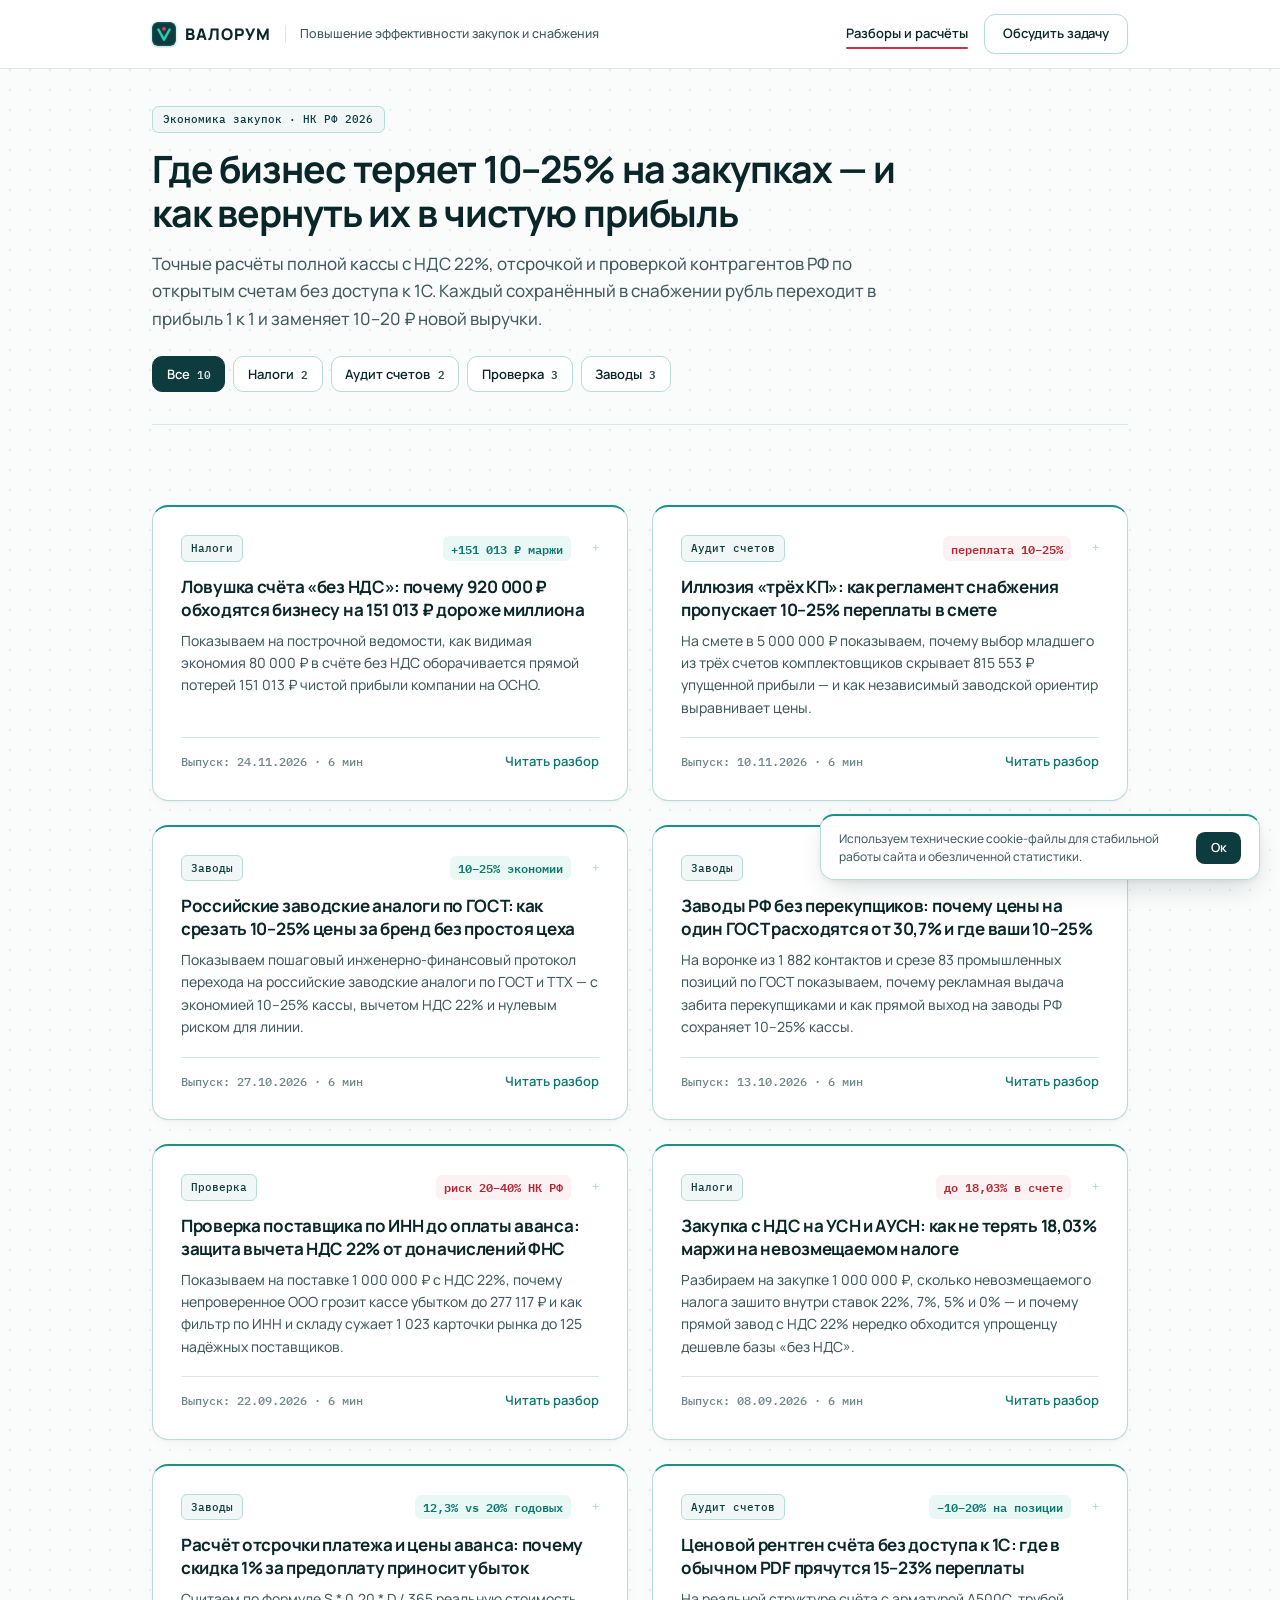
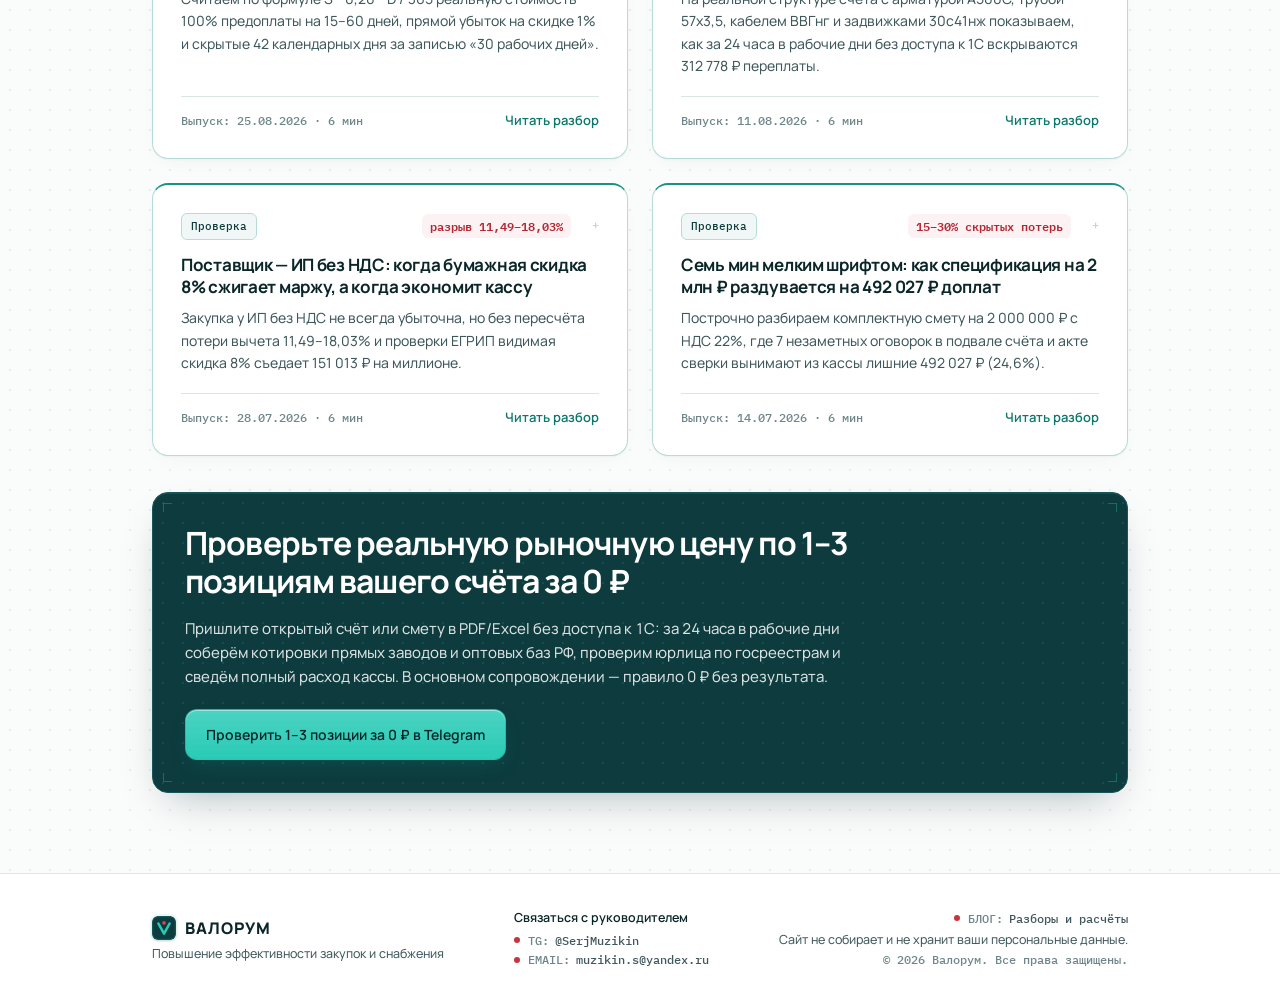
<file: blog/index.html>
<!DOCTYPE html>
<html lang="ru" class="scroll-smooth">
<head>
<meta charset="UTF-8">
<meta name="viewport" content="width=device-width, initial-scale=1.0">
<title>Экономика закупок: НДС 22%, проверка счетов и заводы РФ — Валорум</title>
<meta name="description" content="Практические расчёты закупок для собственника бизнеса и CFO: НДС 22% против УСН, проверка поставщиков по ИНН до аванса, скрытые доплаты в сметах и прямые заводы РФ.">
<meta name="author" content="Сергей Музыкин (@SerjMuzikin)">
<meta name="robots" content="index, follow">
<meta name="theme-color" content="#FFFFFF">
<link rel="icon" type="image/svg+xml" href="/favicon.svg">
<link rel="manifest" href="/site.webmanifest">
<link rel="canonical" href="https://valorum.ru/blog/">
<meta property="og:type" content="website">
<meta property="og:locale" content="ru_RU">
<meta property="og:site_name" content="Валорум">
<meta property="og:url" content="https://valorum.ru/blog/">
<meta property="og:title" content="Экономика закупок: НДС 22%, проверка счетов и заводы РФ — Валорум">
<meta property="og:description" content="Практические расчёты закупок для собственника бизнеса и CFO: НДС 22% против УСН, проверка поставщиков по ИНН до аванса, скрытые доплаты в сметах и прямые заводы РФ.">
<meta property="og:image" content="https://valorum.ru/og-cover.png">
<meta property="og:image:type" content="image/png">
<meta property="og:image:width" content="1200">
<meta property="og:image:height" content="630">
<meta property="og:image:alt" content="Экономика закупок: НДС 22%, проверка счетов и заводы РФ — Валорум">
<meta name="twitter:card" content="summary_large_image">
<meta name="twitter:image" content="https://valorum.ru/og-cover.png">
<script type="application/ld+json">{"@context":"https://schema.org","@type":"Blog","@id":"https://valorum.ru/blog/#blog","url":"https://valorum.ru/blog/","name":"Экономика закупок и разборы счетов — Валорум","description":"Практические расчёты закупок для собственника бизнеса и CFO: НДС 22% против УСН, проверка поставщиков по ИНН до аванса, скрытые доплаты в сметах и прямые заводы РФ.","inLanguage":"ru-RU","publisher":{"@type":"Organization","@id":"https://valorum.ru/#org","name":"Валорум","url":"https://valorum.ru/","logo":"https://valorum.ru/favicon.svg"},"blogPost":[{"@type":"BlogPosting","@id":"https://valorum.ru/blog/schet-bez-nds-protiv-nds-22/#article","headline":"Ловушка счёта «без НДС»: почему 920 000 ₽ обходятся бизнесу на 151 013 ₽ дороже миллиона","url":"https://valorum.ru/blog/schet-bez-nds-protiv-nds-22/","datePublished":"2026-11-24T10:00:00+03:00","dateModified":"2026-11-28T12:00:00+03:00"},{"@type":"BlogPosting","@id":"https://valorum.ru/blog/pravilo-trekh-schetov-pereplata/#article","headline":"Иллюзия «трёх КП»: как регламент снабжения пропускает 10–25% переплаты в смете","url":"https://valorum.ru/blog/pravilo-trekh-schetov-pereplata/","datePublished":"2026-11-10T10:00:00+03:00","dateModified":"2026-11-28T12:00:00+03:00"},{"@type":"BlogPosting","@id":"https://valorum.ru/blog/rossiyskie-zavodskie-analogi-po-gost/#article","headline":"Российские заводские аналоги по ГОСТ: как срезать 10–25% цены за бренд без простоя цеха","url":"https://valorum.ru/blog/rossiyskie-zavodskie-analogi-po-gost/","datePublished":"2026-10-27T10:00:00+03:00","dateModified":"2026-11-28T12:00:00+03:00"},{"@type":"BlogPosting","@id":"https://valorum.ru/blog/razbros-cen-na-zavodah-rf/#article","headline":"Заводы РФ без перекупщиков: почему цены на один ГОСТ расходятся от 30,7% и где ваши 10–25%","url":"https://valorum.ru/blog/razbros-cen-na-zavodah-rf/","datePublished":"2026-10-13T10:00:00+03:00","dateModified":"2026-11-28T12:00:00+03:00"},{"@type":"BlogPosting","@id":"https://valorum.ru/blog/proverka-postavshchika-po-inn/#article","headline":"Проверка поставщика по ИНН до оплаты аванса: защита вычета НДС 22% от доначислений ФНС","url":"https://valorum.ru/blog/proverka-postavshchika-po-inn/","datePublished":"2026-09-22T10:00:00+03:00","dateModified":"2026-11-28T12:00:00+03:00"},{"@type":"BlogPosting","@id":"https://valorum.ru/blog/usn-i-nevozmeshchaemyy-nds/#article","headline":"Закупка с НДС на УСН и АУСН: как не терять 18,03% маржи на невозмещаемом налоге","url":"https://valorum.ru/blog/usn-i-nevozmeshchaemyy-nds/","datePublished":"2026-09-08T10:00:00+03:00","dateModified":"2026-11-28T12:00:00+03:00"},{"@type":"BlogPosting","@id":"https://valorum.ru/blog/otsrochka-platezha-protiv-avansa/#article","headline":"Расчёт отсрочки платежа и цены аванса: почему скидка 1% за предоплату приносит убыток","url":"https://valorum.ru/blog/otsrochka-platezha-protiv-avansa/","datePublished":"2026-08-25T10:00:00+03:00","dateModified":"2026-11-28T12:00:00+03:00"},{"@type":"BlogPosting","@id":"https://valorum.ru/blog/audit-scheta-za-24-chasa-bez-1s/#article","headline":"Ценовой рентген счёта без доступа к 1С: где в обычном PDF прячутся 15–23% переплаты","url":"https://valorum.ru/blog/audit-scheta-za-24-chasa-bez-1s/","datePublished":"2026-08-11T10:00:00+03:00","dateModified":"2026-11-28T12:00:00+03:00"},{"@type":"BlogPosting","@id":"https://valorum.ru/blog/zakupka-u-ip-bez-nds-riski/#article","headline":"Поставщик — ИП без НДС: когда бумажная скидка 8% сжигает маржу, а когда экономит кассу","url":"https://valorum.ru/blog/zakupka-u-ip-bez-nds-riski/","datePublished":"2026-07-28T10:00:00+03:00","dateModified":"2026-11-28T12:00:00+03:00"},{"@type":"BlogPosting","@id":"https://valorum.ru/blog/skrytye-doplaty-v-specifikacii/#article","headline":"Семь мин мелким шрифтом: как спецификация на 2 млн ₽ раздувается на 492 027 ₽ доплат","url":"https://valorum.ru/blog/skrytye-doplaty-v-specifikacii/","datePublished":"2026-07-14T10:00:00+03:00","dateModified":"2026-11-28T12:00:00+03:00"}]}</script>
<link rel="preload" href="/manrope-latin-cyrillic-var.woff2" as="font" type="font/woff2" crossorigin>
<link rel="stylesheet" href="/styles.css?v=b8711991">
<link rel="stylesheet" href="/components.css?v=7ac595a7">
<link rel="stylesheet" href="/blog.css?v=4e0601e5">
<link rel="stylesheet" href="/utilities.css?v=2aaa250e">
<noscript><style>.reveal-item{opacity:1!important;transform:none!important}</style></noscript>
</head>
<body id="top" class="antialiased selection:bg-[#0D3B3E] selection:text-white">
<svg width="0" height="0" style="position:absolute;overflow:hidden" aria-hidden="true"><symbol id="valorum-mark" viewBox="0 0 32 32"><rect width="32" height="32" rx="7.5" fill="#0D3B3E"/><rect x="1" y="1" width="30" height="30" rx="6.5" fill="none" stroke="#1C686D" stroke-width="1"/><path d="M8.5 10L16 23.5L23.5 10" fill="none" stroke="#29CBB6" stroke-width="3.3" stroke-linecap="round" stroke-linejoin="round"/><rect x="13.9" y="7" width="4.2" height="4.2" rx="1" fill="#E04854"/></symbol></svg>
<header class="blog-header"><div class="blog-header-inner"><div class="blog-header-left"><a href="/" class="brand-lockup shrink-0" aria-label="Валорум — главная страница"><svg class="brand-logo-box" aria-hidden="true"><use href="#valorum-mark"/></svg><span class="brand-wordmark">ВАЛОРУМ</span></a><span class="blog-header-sep" aria-hidden="true"></span><span class="blog-header-sub">Повышение эффективности закупок и снабжения</span></div><div class="blog-header-right"><a href="/blog/" class="header-nav-link header-nav-link--active shrink-0" aria-current="page">Разборы и расчёты</a><a href="#blog-cta" class="btn-header-outline blog-header-btn">Обсудить задачу</a></div></div><div id="scroll-telemetry" aria-hidden="true"></div></header>
<main class="blog-main"><section class="blog-hero"><span class="blog-kicker">Экономика закупок · НК РФ 2026</span><h1 class="blog-h1">Где бизнес теряет 10–25% на закупках — и как вернуть их в чистую прибыль</h1><p class="blog-lead">Точные расчёты полной кассы с НДС 22%, отсрочкой и проверкой контрагентов РФ по открытым счетам без доступа к 1С. Каждый сохранённый в снабжении рубль переходит в прибыль 1 к 1 и заменяет 10–20 ₽ новой выручки.</p><div class="rubric-bar" data-rubric-bar><button type="button" class="rubric-chip" data-filter="all" aria-pressed="true">Все <span class="rubric-chip-count">10</span></button><button type="button" class="rubric-chip" data-filter="tax" aria-pressed="false">Налоги <span class="rubric-chip-count">2</span></button><button type="button" class="rubric-chip" data-filter="antifraud" aria-pressed="false">Аудит счетов <span class="rubric-chip-count">2</span></button><button type="button" class="rubric-chip" data-filter="check" aria-pressed="false">Проверка <span class="rubric-chip-count">3</span></button><button type="button" class="rubric-chip" data-filter="sourcing" aria-pressed="false">Заводы <span class="rubric-chip-count">3</span></button></div></section>
<section class="valorum-section valorum-section--last"><div class="blog-grid">
<article class="valorum-card valorum-card--flex blog-card" data-rubric="tax"><div><div class="blog-card-top"><span class="blog-rubric-badge">Налоги</span><span class="blog-metric tabular-nums blog-metric--good">+151 013 ₽ маржи</span></div><h2 class="blog-card-title"><a href="/blog/schet-bez-nds-protiv-nds-22/">Ловушка счёта «без НДС»: почему 920 000 ₽ обходятся бизнесу на 151 013 ₽ дороже миллиона</a></h2><p class="blog-card-lead">Показываем на построчной ведомости, как видимая экономия 80 000 ₽ в счёте без НДС оборачивается прямой потерей 151 013 ₽ чистой прибыли компании на ОСНО.</p></div><div class="blog-card-footer tabular-nums"><span class="blog-card-meta">Выпуск: <time datetime="2026-11-24T10:00:00+03:00">24.11.2026</time> · 6 мин</span><a href="/blog/schet-bez-nds-protiv-nds-22/" class="blog-card-cta">Читать разбор</a></div></article>
<article class="valorum-card valorum-card--flex blog-card" data-rubric="antifraud"><div><div class="blog-card-top"><span class="blog-rubric-badge">Аудит счетов</span><span class="blog-metric tabular-nums blog-metric--crimson">переплата 10–25%</span></div><h2 class="blog-card-title"><a href="/blog/pravilo-trekh-schetov-pereplata/">Иллюзия «трёх КП»: как регламент снабжения пропускает 10–25% переплаты в смете</a></h2><p class="blog-card-lead">На смете в 5 000 000 ₽ показываем, почему выбор младшего из трёх счетов комплектовщиков скрывает 815 553 ₽ упущенной прибыли — и как независимый заводской ориентир выравнивает цены.</p></div><div class="blog-card-footer tabular-nums"><span class="blog-card-meta">Выпуск: <time datetime="2026-11-10T10:00:00+03:00">10.11.2026</time> · 6 мин</span><a href="/blog/pravilo-trekh-schetov-pereplata/" class="blog-card-cta">Читать разбор</a></div></article>
<article class="valorum-card valorum-card--flex blog-card" data-rubric="sourcing"><div><div class="blog-card-top"><span class="blog-rubric-badge">Заводы</span><span class="blog-metric tabular-nums blog-metric--good">10–25% экономии</span></div><h2 class="blog-card-title"><a href="/blog/rossiyskie-zavodskie-analogi-po-gost/">Российские заводские аналоги по ГОСТ: как срезать 10–25% цены за бренд без простоя цеха</a></h2><p class="blog-card-lead">Показываем пошаговый инженерно-финансовый протокол перехода на российские заводские аналоги по ГОСТ и ТТХ — с экономией 10–25% кассы, вычетом НДС 22% и нулевым риском для линии.</p></div><div class="blog-card-footer tabular-nums"><span class="blog-card-meta">Выпуск: <time datetime="2026-10-27T10:00:00+03:00">27.10.2026</time> · 6 мин</span><a href="/blog/rossiyskie-zavodskie-analogi-po-gost/" class="blog-card-cta">Читать разбор</a></div></article>
<article class="valorum-card valorum-card--flex blog-card" data-rubric="sourcing"><div><div class="blog-card-top"><span class="blog-rubric-badge">Заводы</span><span class="blog-metric tabular-nums blog-metric--good">спред от 30,7%</span></div><h2 class="blog-card-title"><a href="/blog/razbros-cen-na-zavodah-rf/">Заводы РФ без перекупщиков: почему цены на один ГОСТ расходятся от 30,7% и где ваши 10–25%</a></h2><p class="blog-card-lead">На воронке из 1 882 контактов и срезе 83 промышленных позиций по ГОСТ показываем, почему рекламная выдача забита перекупщиками и как прямой выход на заводы РФ сохраняет 10–25% кассы.</p></div><div class="blog-card-footer tabular-nums"><span class="blog-card-meta">Выпуск: <time datetime="2026-10-13T10:00:00+03:00">13.10.2026</time> · 6 мин</span><a href="/blog/razbros-cen-na-zavodah-rf/" class="blog-card-cta">Читать разбор</a></div></article>
<article class="valorum-card valorum-card--flex blog-card" data-rubric="check"><div><div class="blog-card-top"><span class="blog-rubric-badge">Проверка</span><span class="blog-metric tabular-nums blog-metric--crimson">риск 20–40% НК РФ</span></div><h2 class="blog-card-title"><a href="/blog/proverka-postavshchika-po-inn/">Проверка поставщика по ИНН до оплаты аванса: защита вычета НДС 22% от доначислений ФНС</a></h2><p class="blog-card-lead">Показываем на поставке 1 000 000 ₽ с НДС 22%, почему непроверенное ООО грозит кассе убытком до 277 117 ₽ и как фильтр по ИНН и складу сужает 1 023 карточки рынка до 125 надёжных поставщиков.</p></div><div class="blog-card-footer tabular-nums"><span class="blog-card-meta">Выпуск: <time datetime="2026-09-22T10:00:00+03:00">22.09.2026</time> · 6 мин</span><a href="/blog/proverka-postavshchika-po-inn/" class="blog-card-cta">Читать разбор</a></div></article>
<article class="valorum-card valorum-card--flex blog-card" data-rubric="tax"><div><div class="blog-card-top"><span class="blog-rubric-badge">Налоги</span><span class="blog-metric tabular-nums blog-metric--crimson">до 18,03% в счете</span></div><h2 class="blog-card-title"><a href="/blog/usn-i-nevozmeshchaemyy-nds/">Закупка с НДС на УСН и АУСН: как не терять 18,03% маржи на невозмещаемом налоге</a></h2><p class="blog-card-lead">Разбираем на закупке 1 000 000 ₽, сколько невозмещаемого налога зашито внутри ставок 22%, 7%, 5% и 0% — и почему прямой завод с НДС 22% нередко обходится упрощенцу дешевле базы «без НДС».</p></div><div class="blog-card-footer tabular-nums"><span class="blog-card-meta">Выпуск: <time datetime="2026-09-08T10:00:00+03:00">08.09.2026</time> · 6 мин</span><a href="/blog/usn-i-nevozmeshchaemyy-nds/" class="blog-card-cta">Читать разбор</a></div></article>
<article class="valorum-card valorum-card--flex blog-card" data-rubric="sourcing"><div><div class="blog-card-top"><span class="blog-rubric-badge">Заводы</span><span class="blog-metric tabular-nums blog-metric--good">12,3% vs 20% годовых</span></div><h2 class="blog-card-title"><a href="/blog/otsrochka-platezha-protiv-avansa/">Расчёт отсрочки платежа и цены аванса: почему скидка 1% за предоплату приносит убыток</a></h2><p class="blog-card-lead">Считаем по формуле S * 0,20 * D / 365 реальную стоимость 100% предоплаты на 15–60 дней, прямой убыток на скидке 1% и скрытые 42 календарных дня за записью «30 рабочих дней».</p></div><div class="blog-card-footer tabular-nums"><span class="blog-card-meta">Выпуск: <time datetime="2026-08-25T10:00:00+03:00">25.08.2026</time> · 6 мин</span><a href="/blog/otsrochka-platezha-protiv-avansa/" class="blog-card-cta">Читать разбор</a></div></article>
<article class="valorum-card valorum-card--flex blog-card" data-rubric="antifraud"><div><div class="blog-card-top"><span class="blog-rubric-badge">Аудит счетов</span><span class="blog-metric tabular-nums blog-metric--good">−10–20% на позиции</span></div><h2 class="blog-card-title"><a href="/blog/audit-scheta-za-24-chasa-bez-1s/">Ценовой рентген счёта без доступа к 1С: где в обычном PDF прячутся 15–23% переплаты</a></h2><p class="blog-card-lead">На реальной структуре счёта с арматурой А500С, трубой 57х3,5, кабелем ВВГнг и задвижками 30с41нж показываем, как за 24 часа в рабочие дни без доступа к 1С вскрываются 312 778 ₽ переплаты.</p></div><div class="blog-card-footer tabular-nums"><span class="blog-card-meta">Выпуск: <time datetime="2026-08-11T10:00:00+03:00">11.08.2026</time> · 6 мин</span><a href="/blog/audit-scheta-za-24-chasa-bez-1s/" class="blog-card-cta">Читать разбор</a></div></article>
<article class="valorum-card valorum-card--flex blog-card" data-rubric="check"><div><div class="blog-card-top"><span class="blog-rubric-badge">Проверка</span><span class="blog-metric tabular-nums blog-metric--crimson">разрыв 11,49–18,03%</span></div><h2 class="blog-card-title"><a href="/blog/zakupka-u-ip-bez-nds-riski/">Поставщик — ИП без НДС: когда бумажная скидка 8% сжигает маржу, а когда экономит кассу</a></h2><p class="blog-card-lead">Закупка у ИП без НДС не всегда убыточна, но без пересчёта потери вычета 11,49–18,03% и проверки ЕГРИП видимая скидка 8% съедает 151 013 ₽ на миллионе.</p></div><div class="blog-card-footer tabular-nums"><span class="blog-card-meta">Выпуск: <time datetime="2026-07-28T10:00:00+03:00">28.07.2026</time> · 6 мин</span><a href="/blog/zakupka-u-ip-bez-nds-riski/" class="blog-card-cta">Читать разбор</a></div></article>
<article class="valorum-card valorum-card--flex blog-card" data-rubric="check"><div><div class="blog-card-top"><span class="blog-rubric-badge">Проверка</span><span class="blog-metric tabular-nums blog-metric--crimson">15–30% скрытых потерь</span></div><h2 class="blog-card-title"><a href="/blog/skrytye-doplaty-v-specifikacii/">Семь мин мелким шрифтом: как спецификация на 2 млн ₽ раздувается на 492 027 ₽ доплат</a></h2><p class="blog-card-lead">Построчно разбираем комплектную смету на 2 000 000 ₽ с НДС 22%, где 7 незаметных оговорок в подвале счёта и акте сверки вынимают из кассы лишние 492 027 ₽ (24,6%).</p></div><div class="blog-card-footer tabular-nums"><span class="blog-card-meta">Выпуск: <time datetime="2026-07-14T10:00:00+03:00">14.07.2026</time> · 6 мин</span><a href="/blog/skrytye-doplaty-v-specifikacii/" class="blog-card-cta">Читать разбор</a></div></article>
</div>
<div class="blog-empty-state" data-blog-empty hidden>Выпуски этого раздела готовятся к публикации.</div>
<div class="blog-index-banner"><div id="blog-cta" class="dark-green-banner reveal-item"><span class="corner-tick tl"></span><span class="corner-tick tr"></span><span class="corner-tick bl"></span><span class="corner-tick br"></span><div class="relative"><h2 class="section-h2">Проверьте реальную рыночную цену по 1–3 позициям вашего счёта за 0 ₽</h2><p class="blog-banner-text tabular-nums">Пришлите открытый счёт или смету в PDF/Excel без доступа к 1С: за 24 часа в рабочие дни соберём котировки прямых заводов и оптовых баз РФ, проверим юрлица по госреестрам и сведём полный расход кассы. В основном сопровождении — правило 0 ₽ без результата.</p><a href="https://t.me/valorum_official_bot?start=landing_cta" data-bot-cta data-bot-camp="bg-idx" target="_blank" rel="noopener noreferrer" class="btn-valorum blog-cta-btn"><span>Проверить 1–3 позиции за 0 ₽ в Telegram</span></a></div></div>
</div>
</section></main>
<footer class="blog-footer"><div class="blog-footer-inner"><div class="blog-footer-col"><a href="#top" class="brand-lockup" aria-label="Валорум — наверх страницы"><svg class="brand-logo-box" aria-hidden="true"><use href="#valorum-mark"/></svg><span class="brand-wordmark">ВАЛОРУМ</span></a><div class="blog-footer-sub">Повышение эффективности закупок и снабжения</div></div><div class="blog-footer-col"><div class="blog-footer-head">Связаться с руководителем</div><div class="blog-footer-links"><div class="blog-footer-row"><span class="footer-dot"></span><span class="blog-footer-lbl">TG:</span><a href="https://t.me/SerjMuzikin" target="_blank" rel="noopener noreferrer" class="footer-link">@SerjMuzikin</a></div><div class="blog-footer-row"><span class="footer-dot"></span><span class="blog-footer-lbl">EMAIL:</span><a href="mailto:muzikin.s@yandex.ru" class="footer-link">muzikin.s@yandex.ru</a></div></div></div><div class="blog-footer-legal"><div class="blog-footer-row"><span class="footer-dot"></span><span class="blog-footer-lbl">БЛОГ:</span><a href="/blog/" class="footer-link">Разборы и расчёты</a></div><div class="blog-footer-sub">Сайт не собирает и не хранит ваши персональные данные.</div><div class="blog-footer-copy">© 2026 Валорум. Все права защищены.</div></div></div></footer>
<div id="cookie-notice" class="cookie-notice" role="region" aria-label="Уведомление о cookie" hidden><p class="cookie-notice-text">Используем технические cookie-файлы для стабильной работы сайта и обезличенной статистики.</p><button type="button" id="cookie-accept-btn" class="cookie-notice-btn">Ок</button></div>
<script src="/kinematics.js?v=ee019feb" defer></script>
</body>
</html>
</file>
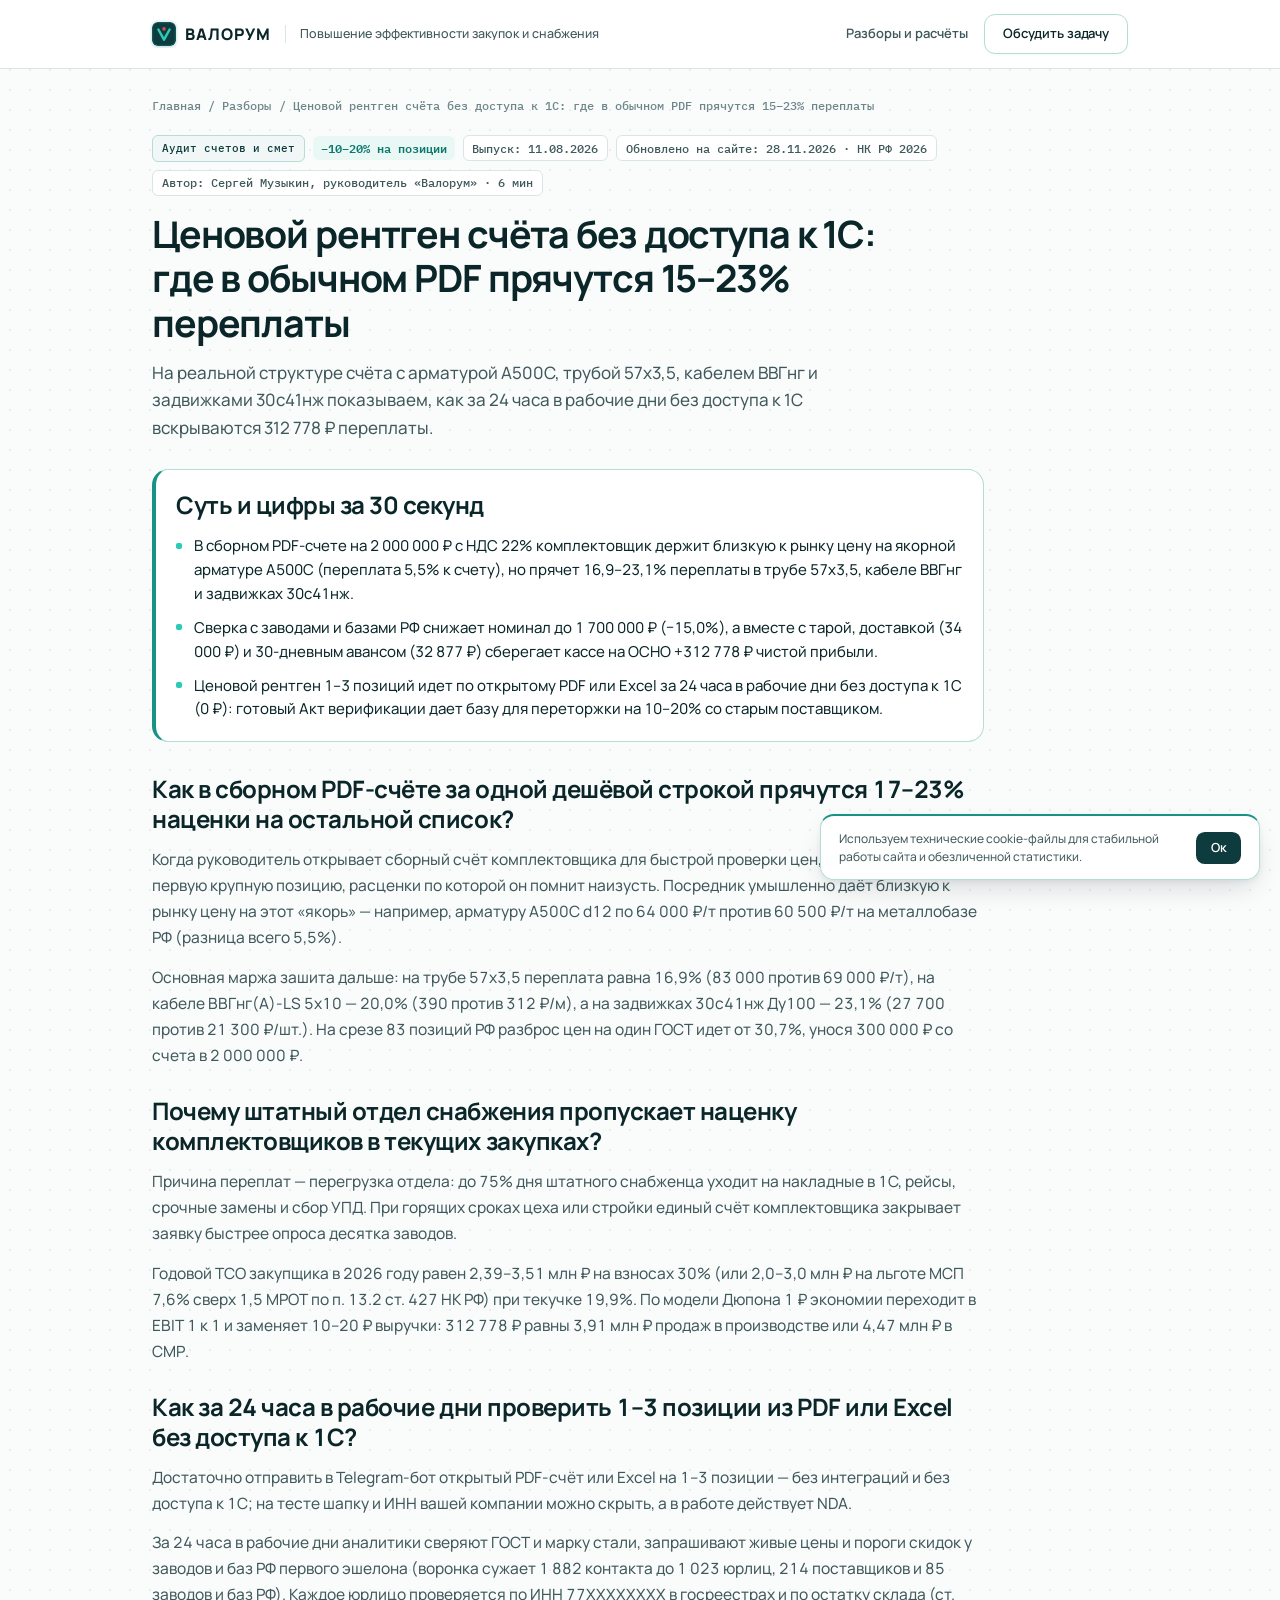
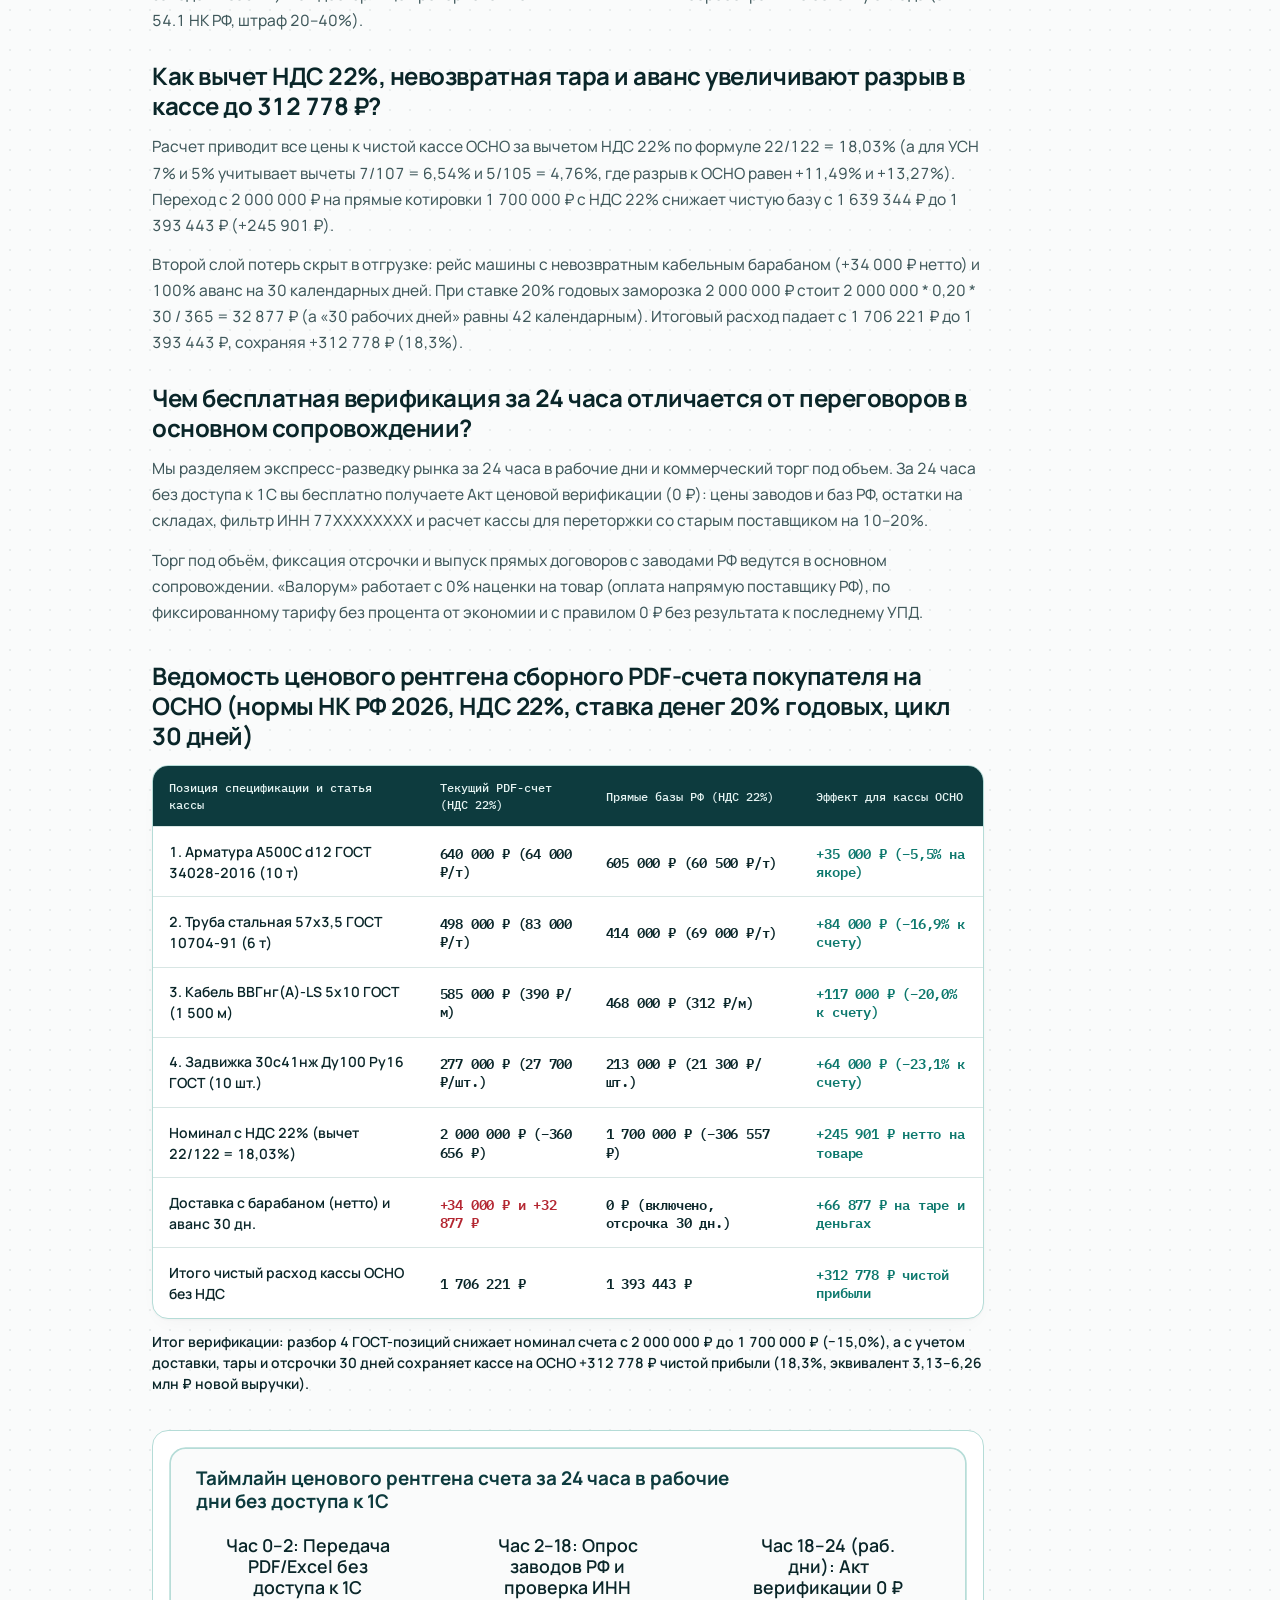
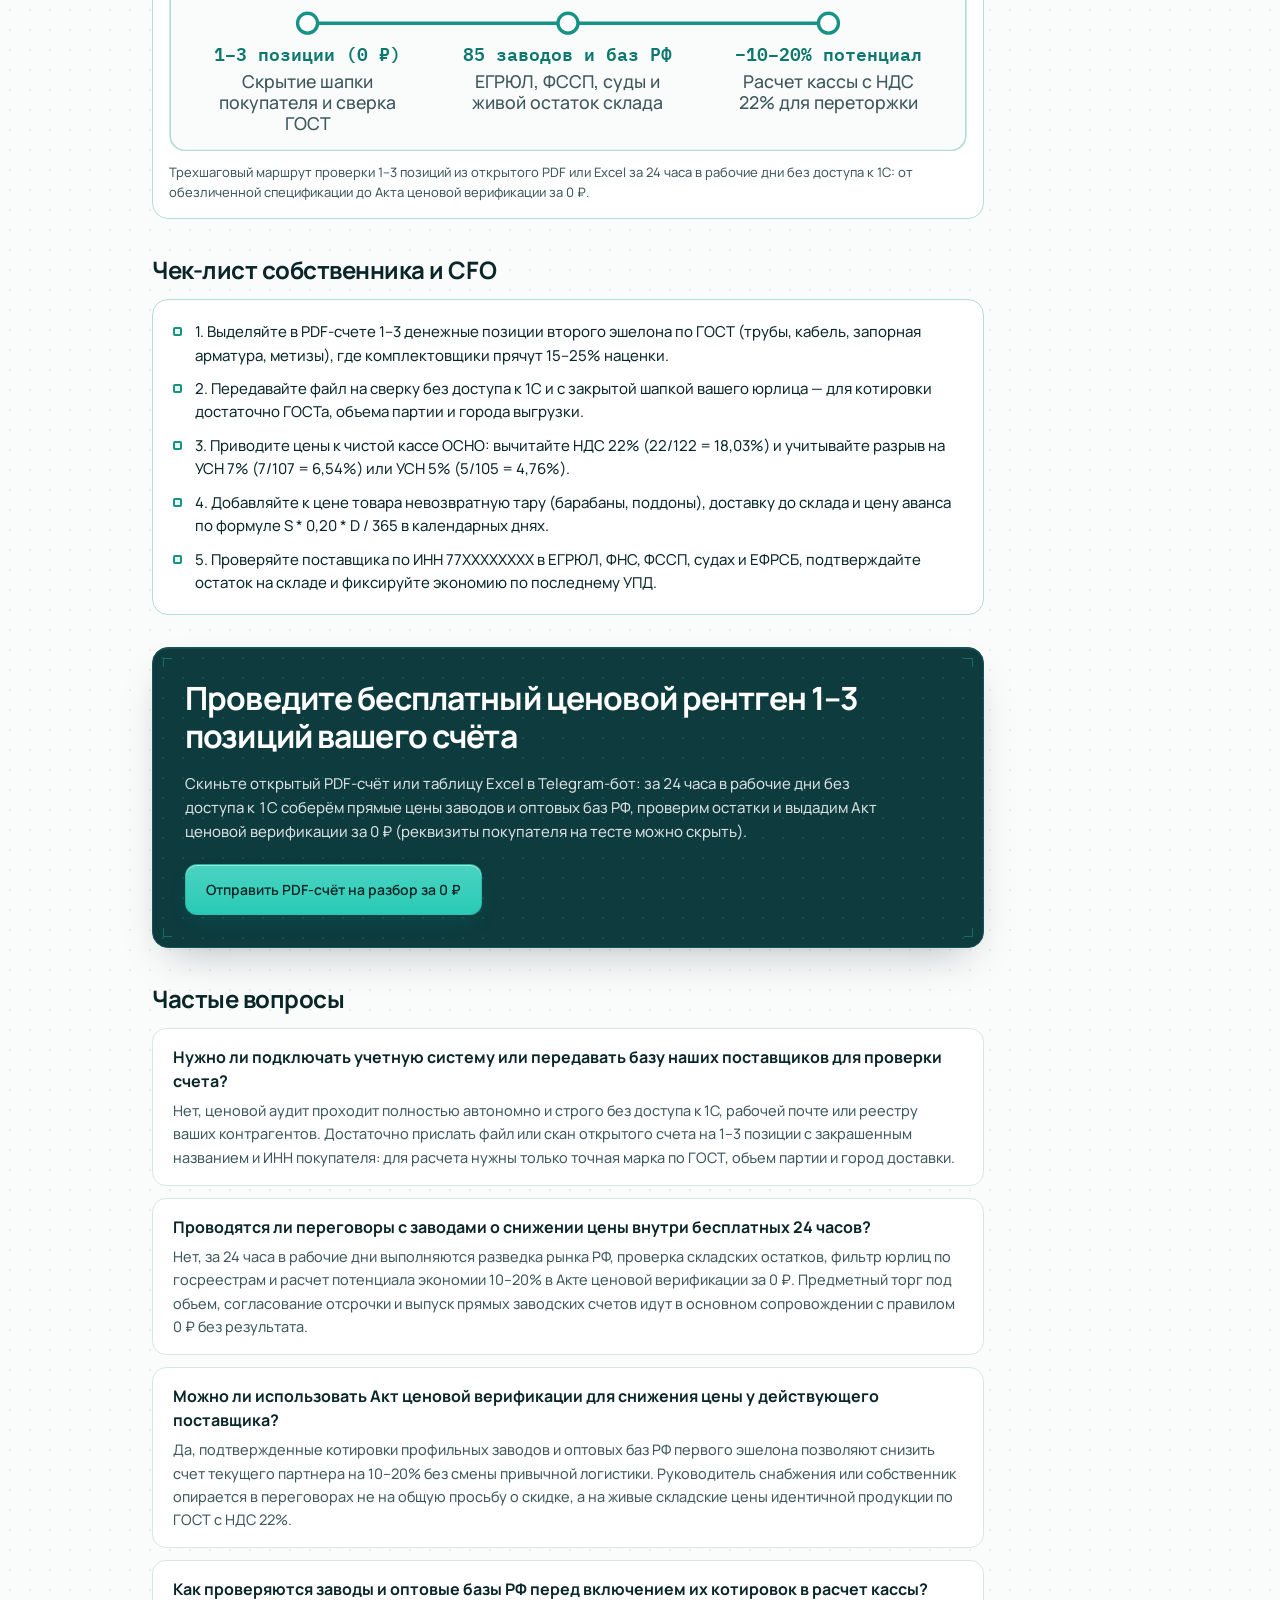
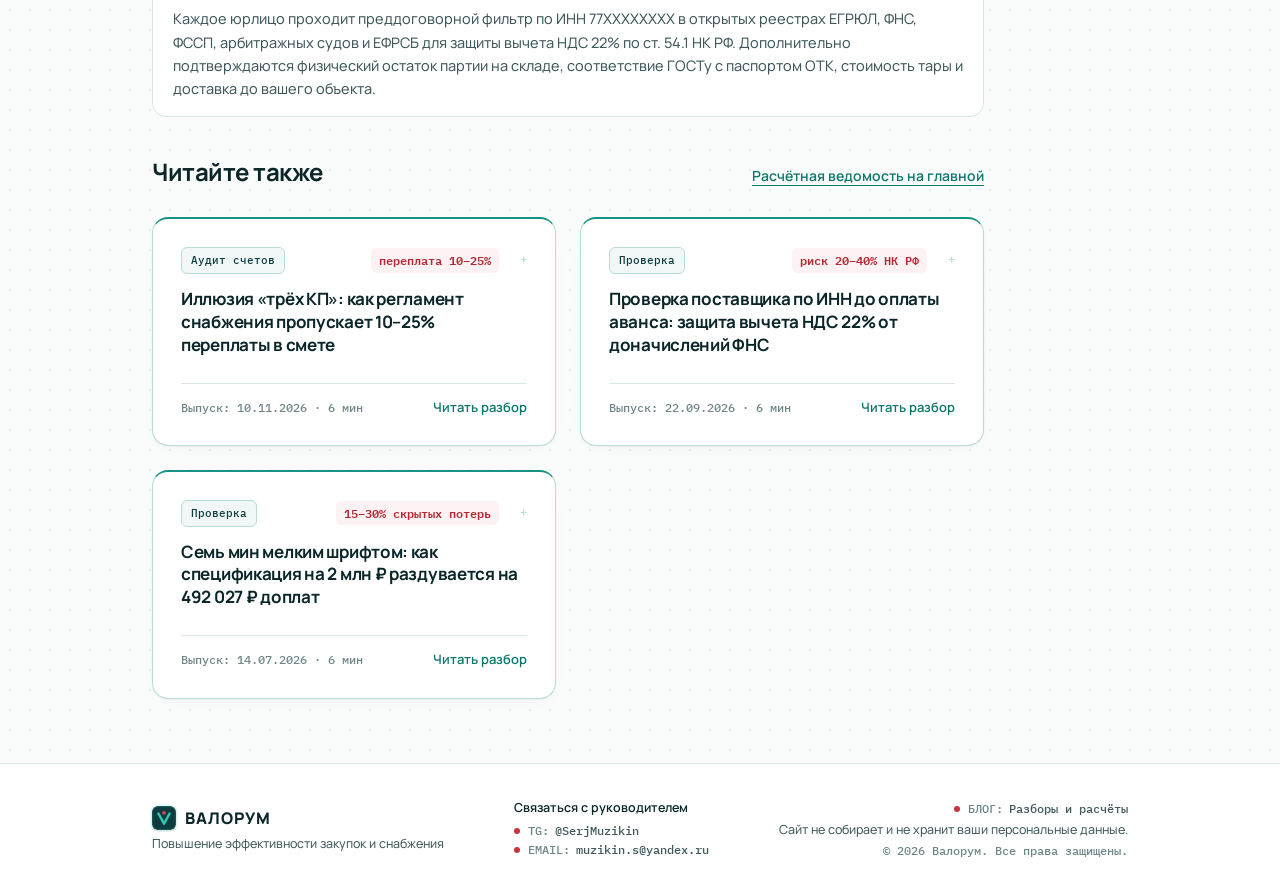
<file: blog/audit-scheta-za-24-chasa-bez-1s/index.html>
<!DOCTYPE html>
<html lang="ru" class="scroll-smooth">
<head>
<meta charset="UTF-8">
<meta name="viewport" content="width=device-width, initial-scale=1.0">
<title>Проверка цен в счёте поставщика без доступа к 1С — Валорум</title>
<meta name="description" content="Как проверить закупочные цены в счёте поставщика за 24 часа в рабочие дни без доступа к 1С: разбор сборного PDF-счёта по ГОСТ и расчёт экономии +312 778 ₽ чистой прибыли.">
<meta name="author" content="Сергей Музыкин (@SerjMuzikin)">
<meta name="robots" content="index, follow">
<meta name="theme-color" content="#FFFFFF">
<link rel="icon" type="image/svg+xml" href="/favicon.svg">
<link rel="manifest" href="/site.webmanifest">
<link rel="canonical" href="https://valorum.ru/blog/audit-scheta-za-24-chasa-bez-1s/">
<meta property="og:type" content="article">
<meta property="og:locale" content="ru_RU">
<meta property="og:site_name" content="Валорум">
<meta property="og:url" content="https://valorum.ru/blog/audit-scheta-za-24-chasa-bez-1s/">
<meta property="og:title" content="Проверка цен в счёте поставщика без доступа к 1С — Валорум">
<meta property="og:description" content="Как проверить закупочные цены в счёте поставщика за 24 часа в рабочие дни без доступа к 1С: разбор сборного PDF-счёта по ГОСТ и расчёт экономии +312 778 ₽ чистой прибыли.">
<meta property="og:image" content="https://valorum.ru/blog/og-antifraud.png">
<meta property="og:image:type" content="image/png">
<meta property="og:image:width" content="1200">
<meta property="og:image:height" content="630">
<meta property="og:image:alt" content="Проверка цен в счёте поставщика без доступа к 1С — Валорум">
<meta property="article:published_time" content="2026-08-11T10:00:00+03:00">
<meta property="article:modified_time" content="2026-11-28T12:00:00+03:00">
<meta property="article:section" content="Аудит счетов и смет">
<meta property="article:author" content="Сергей Музыкин">
<meta name="twitter:card" content="summary_large_image">
<meta name="twitter:image" content="https://valorum.ru/blog/og-antifraud.png">
<script type="application/ld+json">{"@context":"https://schema.org","@graph":[{"@type":"BlogPosting","@id":"https://valorum.ru/blog/audit-scheta-za-24-chasa-bez-1s/#article","headline":"Ценовой рентген счёта без доступа к 1С: где в обычном PDF прячутся 15–23% переплаты","description":"Как проверить закупочные цены в счёте поставщика за 24 часа в рабочие дни без доступа к 1С: разбор сборного PDF-счёта по ГОСТ и расчёт экономии +312 778 ₽ чистой прибыли.","url":"https://valorum.ru/blog/audit-scheta-za-24-chasa-bez-1s/","datePublished":"2026-08-11T10:00:00+03:00","dateModified":"2026-11-28T12:00:00+03:00","inLanguage":"ru-RU","articleSection":"Аудит счетов и смет","author":{"@type":"Person","name":"Сергей Музыкин","jobTitle":"Руководитель «Валорум»","url":"https://t.me/SerjMuzikin"},"publisher":{"@type":"Organization","@id":"https://valorum.ru/#org","name":"Валорум","url":"https://valorum.ru/","logo":"https://valorum.ru/favicon.svg"},"isPartOf":{"@type":"Blog","@id":"https://valorum.ru/blog/#blog","name":"Экономика закупок — Валорум","url":"https://valorum.ru/blog/"},"image":"https://valorum.ru/blog/og-antifraud.png","mainEntityOfPage":"https://valorum.ru/blog/audit-scheta-za-24-chasa-bez-1s/","keywords":"проверка цен в счёте поставщика без 1С"},{"@type":"BreadcrumbList","itemListElement":[{"@type":"ListItem","position":1,"name":"Главная","item":"https://valorum.ru/"},{"@type":"ListItem","position":2,"name":"Разборы","item":"https://valorum.ru/blog/"},{"@type":"ListItem","position":3,"name":"Ценовой рентген счёта без доступа к 1С: где в обычном PDF прячутся 15–23% переплаты","item":"https://valorum.ru/blog/audit-scheta-za-24-chasa-bez-1s/"}]},{"@type":"FAQPage","mainEntity":[{"@type":"Question","name":"Нужно ли подключать учетную систему или передавать базу наших поставщиков для проверки счета?","acceptedAnswer":{"@type":"Answer","text":"Нет, ценовой аудит проходит полностью автономно и строго без доступа к 1С, рабочей почте или реестру ваших контрагентов. Достаточно прислать файл или скан открытого счета на 1–3 позиции с закрашенным названием и ИНН покупателя: для расчета нужны только точная марка по ГОСТ, объем партии и город доставки."}},{"@type":"Question","name":"Проводятся ли переговоры с заводами о снижении цены внутри бесплатных 24 часов?","acceptedAnswer":{"@type":"Answer","text":"Нет, за 24 часа в рабочие дни выполняются разведка рынка РФ, проверка складских остатков, фильтр юрлиц по госреестрам и расчет потенциала экономии 10–20% в Акте ценовой верификации за 0 ₽. Предметный торг под объем, согласование отсрочки и выпуск прямых заводских счетов идут в основном сопровождении с правилом 0 ₽ без результата."}},{"@type":"Question","name":"Можно ли использовать Акт ценовой верификации для снижения цены у действующего поставщика?","acceptedAnswer":{"@type":"Answer","text":"Да, подтвержденные котировки профильных заводов и оптовых баз РФ первого эшелона позволяют снизить счет текущего партнера на 10–20% без смены привычной логистики. Руководитель снабжения или собственник опирается в переговорах не на общую просьбу о скидке, а на живые складские цены идентичной продукции по ГОСТ с НДС 22%."}},{"@type":"Question","name":"Как проверяются заводы и оптовые базы РФ перед включением их котировок в расчет кассы?","acceptedAnswer":{"@type":"Answer","text":"Каждое юрлицо проходит преддоговорной фильтр по ИНН 77XXXXXXXX в открытых реестрах ЕГРЮЛ, ФНС, ФССП, арбитражных судов и ЕФРСБ для защиты вычета НДС 22% по ст. 54.1 НК РФ. Дополнительно подтверждаются физический остаток партии на складе, соответствие ГОСТу с паспортом ОТК, стоимость тары и доставка до вашего объекта."}}]}]}</script>
<link rel="preload" href="/manrope-latin-cyrillic-var.woff2" as="font" type="font/woff2" crossorigin>
<link rel="stylesheet" href="/styles.css?v=b8711991">
<link rel="stylesheet" href="/components.css?v=7ac595a7">
<link rel="stylesheet" href="/blog.css?v=4e0601e5">
<link rel="stylesheet" href="/utilities.css?v=2aaa250e">
<noscript><style>.reveal-item{opacity:1!important;transform:none!important}</style></noscript>
</head>
<body id="top" class="antialiased selection:bg-[#0D3B3E] selection:text-white">
<svg width="0" height="0" style="position:absolute;overflow:hidden" aria-hidden="true"><symbol id="valorum-mark" viewBox="0 0 32 32"><rect width="32" height="32" rx="7.5" fill="#0D3B3E"/><rect x="1" y="1" width="30" height="30" rx="6.5" fill="none" stroke="#1C686D" stroke-width="1"/><path d="M8.5 10L16 23.5L23.5 10" fill="none" stroke="#29CBB6" stroke-width="3.3" stroke-linecap="round" stroke-linejoin="round"/><rect x="13.9" y="7" width="4.2" height="4.2" rx="1" fill="#E04854"/></symbol></svg>
<header class="blog-header"><div class="blog-header-inner"><div class="blog-header-left"><a href="/" class="brand-lockup shrink-0" aria-label="Валорум — главная страница"><svg class="brand-logo-box" aria-hidden="true"><use href="#valorum-mark"/></svg><span class="brand-wordmark">ВАЛОРУМ</span></a><span class="blog-header-sep" aria-hidden="true"></span><span class="blog-header-sub">Повышение эффективности закупок и снабжения</span></div><div class="blog-header-right"><a href="/blog/" class="header-nav-link shrink-0">Разборы и расчёты</a><a href="#blog-cta" class="btn-header-outline blog-header-btn">Обсудить задачу</a></div></div><div id="scroll-telemetry" aria-hidden="true"></div></header>
<main class="blog-main"><article class="blog-article-wrap">
<nav class="blog-breadcrumbs" aria-label="Хлебные крошки"><a href="/">Главная</a><span>/</span><a href="/blog/">Разборы</a><span>/</span><span aria-current="page">Ценовой рентген счёта без доступа к 1С: где в обычном PDF прячутся 15–23% переплаты</span></nav>
<header class="blog-article-header"><div class="blog-meta tabular-nums"><span class="blog-rubric-badge">Аудит счетов и смет</span><span class="blog-metric blog-metric--good">−10–20% на позиции</span><span class="blog-meta-chip">Выпуск: <time datetime="2026-08-11T10:00:00+03:00">11.08.2026</time></span><span class="blog-meta-chip">Обновлено на сайте: <time datetime="2026-11-28T12:00:00+03:00">28.11.2026</time> · НК РФ 2026</span><span class="blog-meta-chip">Автор: Сергей Музыкин, руководитель «Валорум» · 6 мин</span></div><h1 class="blog-h1">Ценовой рентген счёта без доступа к 1С: где в обычном PDF прячутся 15–23% переплаты</h1><p class="blog-lead">На реальной структуре счёта с арматурой А500С, трубой 57х3,5, кабелем ВВГнг и задвижками 30с41нж показываем, как за 24 часа в рабочие дни без доступа к 1С вскрываются 312 778 ₽ переплаты.</p></header>
<section class="blog-tldr" aria-label="Суть и цифры за 30 секунд"><h2 class="blog-block-title">Суть и цифры за 30 секунд</h2><ul class="blog-tldr-list tabular-nums"><li>В сборном PDF-счете на 2 000 000 ₽ с НДС 22% комплектовщик держит близкую к рынку цену на якорной арматуре А500С (переплата 5,5% к счету), но прячет 16,9–23,1% переплаты в трубе 57х3,5, кабеле ВВГнг и задвижках 30с41нж.</li><li>Сверка с заводами и базами РФ снижает номинал до 1 700 000 ₽ (−15,0%), а вместе с тарой, доставкой (34 000 ₽) и 30-дневным авансом (32 877 ₽) сберегает кассе на ОСНО +312 778 ₽ чистой прибыли.</li><li>Ценовой рентген 1–3 позиций идет по открытому PDF или Excel за 24 часа в рабочие дни без доступа к 1С (0 ₽): готовый Акт верификации дает базу для переторжки на 10–20% со старым поставщиком.</li></ul></section>
<div class="blog-prose tabular-nums">
<section class="blog-section"><h2>Как в сборном PDF-счёте за одной дешёвой строкой прячутся 17–23% наценки на остальной список?</h2><p>Когда руководитель открывает сборный счёт комплектовщика для быстрой проверки цен, взгляд цепляется за первую крупную позицию, расценки по которой он помнит наизусть. Посредник умышленно даёт близкую к рынку цену на этот «якорь» — например, арматуру А500С d12 по 64 000 ₽/т против 60 500 ₽/т на металлобазе РФ (разница всего 5,5%).</p><p>Основная маржа зашита дальше: на трубе 57х3,5 переплата равна 16,9% (83 000 против 69 000 ₽/т), на кабеле ВВГнг(А)-LS 5х10 — 20,0% (390 против 312 ₽/м), а на задвижках 30с41нж Ду100 — 23,1% (27 700 против 21 300 ₽/шт.). На срезе 83 позиций РФ разброс цен на один ГОСТ идет от 30,7%, унося 300 000 ₽ со счета в 2 000 000 ₽.</p></section>
<section class="blog-section"><h2>Почему штатный отдел снабжения пропускает наценку комплектовщиков в текущих закупках?</h2><p>Причина переплат — перегрузка отдела: до 75% дня штатного снабженца уходит на накладные в 1С, рейсы, срочные замены и сбор УПД. При горящих сроках цеха или стройки единый счёт комплектовщика закрывает заявку быстрее опроса десятка заводов.</p><p>Годовой TCO закупщика в 2026 году равен 2,39–3,51 млн ₽ на взносах 30% (или 2,0–3,0 млн ₽ на льготе МСП 7,6% сверх 1,5 МРОТ по п. 13.2 ст. 427 НК РФ) при текучке 19,9%. По модели Дюпона 1 ₽ экономии переходит в EBIT 1 к 1 и заменяет 10–20 ₽ выручки: 312 778 ₽ равны 3,91 млн ₽ продаж в производстве или 4,47 млн ₽ в СМР.</p></section>
<section class="blog-section"><h2>Как за 24 часа в рабочие дни проверить 1–3 позиции из PDF или Excel без доступа к 1С?</h2><p>Достаточно отправить в Telegram-бот открытый PDF-счёт или Excel на 1–3 позиции — без интеграций и без доступа к 1С; на тесте шапку и ИНН вашей компании можно скрыть, а в работе действует NDA.</p><p>За 24 часа в рабочие дни аналитики сверяют ГОСТ и марку стали, запрашивают живые цены и пороги скидок у заводов и баз РФ первого эшелона (воронка сужает 1 882 контакта до 1 023 юрлиц, 214 поставщиков и 85 заводов и баз РФ). Каждое юрлицо проверяется по ИНН 77XXXXXXXX в госреестрах и по остатку склада (ст. 54.1 НК РФ, штраф 20–40%).</p></section>
<section class="blog-section"><h2>Как вычет НДС 22%, невозвратная тара и аванс увеличивают разрыв в кассе до 312 778 ₽?</h2><p>Расчет приводит все цены к чистой кассе ОСНО за вычетом НДС 22% по формуле 22/122 = 18,03% (а для УСН 7% и 5% учитывает вычеты 7/107 = 6,54% и 5/105 = 4,76%, где разрыв к ОСНО равен +11,49% и +13,27%). Переход с 2 000 000 ₽ на прямые котировки 1 700 000 ₽ с НДС 22% снижает чистую базу с 1 639 344 ₽ до 1 393 443 ₽ (+245 901 ₽).</p><p>Второй слой потерь скрыт в отгрузке: рейс машины с невозвратным кабельным барабаном (+34 000 ₽ нетто) и 100% аванс на 30 календарных дней. При ставке 20% годовых заморозка 2 000 000 ₽ стоит 2 000 000 * 0,20 * 30 / 365 = 32 877 ₽ (а «30 рабочих дней» равны 42 календарным). Итоговый расход падает с 1 706 221 ₽ до 1 393 443 ₽, сохраняя +312 778 ₽ (18,3%).</p></section>
<section class="blog-section"><h2>Чем бесплатная верификация за 24 часа отличается от переговоров в основном сопровождении?</h2><p>Мы разделяем экспресс-разведку рынка за 24 часа в рабочие дни и коммерческий торг под объем. За 24 часа без доступа к 1С вы бесплатно получаете Акт ценовой верификации (0 ₽): цены заводов и баз РФ, остатки на складах, фильтр ИНН 77XXXXXXXX и расчет кассы для переторжки со старым поставщиком на 10–20%.</p><p>Торг под объём, фиксация отсрочки и выпуск прямых договоров с заводами РФ ведутся в основном сопровождении. «Валорум» работает с 0% наценки на товар (оплата напрямую поставщику РФ), по фиксированному тарифу без процента от экономии и с правилом 0 ₽ без результата к последнему УПД.</p></section>
</div>
<section class="valorum-ledger" aria-label="Финансовая ведомость"><h2 class="blog-block-title">Ведомость ценового рентгена сборного PDF-счета покупателя на ОСНО (нормы НК РФ 2026, НДС 22%, ставка денег 20% годовых, цикл 30 дней)</h2><div class="valorum-table-wrap"><table class="tabular-nums"><thead><tr><th>Позиция спецификации и статья кассы</th><th>Текущий PDF-счет (НДС 22%)</th><th>Прямые базы РФ (НДС 22%)</th><th>Эффект для кассы ОСНО</th></tr></thead><tbody><tr><td class="val-ink">1. Арматура А500С d12 ГОСТ 34028-2016 (10 т)</td><td data-label="PDF-счет (22%)" class="ledger-num val-ink">640 000 ₽ (64 000 ₽/т)</td><td data-label="Прямые базы РФ (22%)" class="ledger-num val-ink">605 000 ₽ (60 500 ₽/т)</td><td data-label="Эффект для кассы" class="ledger-num val-good">+35 000 ₽ (−5,5% на якоре)</td></tr><tr><td class="val-ink">2. Труба стальная 57х3,5 ГОСТ 10704-91 (6 т)</td><td data-label="PDF-счет (22%)" class="ledger-num val-ink">498 000 ₽ (83 000 ₽/т)</td><td data-label="Прямые базы РФ (22%)" class="ledger-num val-ink">414 000 ₽ (69 000 ₽/т)</td><td data-label="Эффект для кассы" class="ledger-num val-good">+84 000 ₽ (−16,9% к счету)</td></tr><tr><td class="val-ink">3. Кабель ВВГнг(А)-LS 5х10 ГОСТ (1 500 м)</td><td data-label="PDF-счет (22%)" class="ledger-num val-ink">585 000 ₽ (390 ₽/м)</td><td data-label="Прямые базы РФ (22%)" class="ledger-num val-ink">468 000 ₽ (312 ₽/м)</td><td data-label="Эффект для кассы" class="ledger-num val-good">+117 000 ₽ (−20,0% к счету)</td></tr><tr><td class="val-ink">4. Задвижка 30с41нж Ду100 Ру16 ГОСТ (10 шт.)</td><td data-label="PDF-счет (22%)" class="ledger-num val-ink">277 000 ₽ (27 700 ₽/шт.)</td><td data-label="Прямые базы РФ (22%)" class="ledger-num val-ink">213 000 ₽ (21 300 ₽/шт.)</td><td data-label="Эффект для кассы" class="ledger-num val-good">+64 000 ₽ (−23,1% к счету)</td></tr><tr><td class="val-ink">Номинал с НДС 22% (вычет 22/122 = 18,03%)</td><td data-label="PDF-счет (22%)" class="ledger-num val-ink">2 000 000 ₽ (−360 656 ₽)</td><td data-label="Прямые базы РФ (22%)" class="ledger-num val-ink">1 700 000 ₽ (−306 557 ₽)</td><td data-label="Эффект для кассы" class="ledger-num val-good">+245 901 ₽ нетто на товаре</td></tr><tr><td class="val-ink">Доставка с барабаном (нетто) и аванс 30 дн.</td><td data-label="PDF-счет (22%)" class="ledger-num val-bad">+34 000 ₽ и +32 877 ₽</td><td data-label="Прямые базы РФ (22%)" class="ledger-num val-ink">0 ₽ (включено, отсрочка 30 дн.)</td><td data-label="Эффект для кассы" class="ledger-num val-good">+66 877 ₽ на таре и деньгах</td></tr><tr><td class="val-ink">Итого чистый расход кассы ОСНО без НДС</td><td data-label="PDF-счет (22%)" class="ledger-num val-ink">1 706 221 ₽</td><td data-label="Прямые базы РФ (22%)" class="ledger-num val-ink">1 393 443 ₽</td><td data-label="Эффект для кассы" class="ledger-num val-good">+312 778 ₽ чистой прибыли</td></tr></tbody></table></div><p class="blog-ledger-summary tabular-nums">Итог верификации: разбор 4 ГОСТ-позиций снижает номинал счета с 2 000 000 ₽ до 1 700 000 ₽ (−15,0%), а с учетом доставки, тары и отсрочки 30 дней сохраняет кассе на ОСНО +312 778 ₽ чистой прибыли (18,3%, эквивалент 3,13–6,26 млн ₽ новой выручки).</p></section>
<figure class="blog-diagram"><svg xmlns="http://www.w3.org/2000/svg" viewBox="0 0 720 275" class="blog-diagram-svg" aria-hidden="true"><rect x="1" y="1" width="718" height="273" rx="14" fill="#FAFBFB" stroke="#B5DCD7" stroke-width="1.5"/><text x="24" y="34" class="dt"><tspan x="24" dy="0">Таймлайн ценового рентгена счета за 24 часа в рабочие</tspan><tspan x="24" dy="21">дни без доступа к 1С</tspan></text><line x1="125" y1="159" x2="595" y2="159" stroke="#169385" stroke-width="3"/><text x="125" y="95" class="dc"><tspan x="125" dy="0">Час 0–2: Передача</tspan><tspan x="125" dy="19">PDF/Excel без</tspan><tspan x="125" dy="19">доступа к 1С</tspan></text><circle cx="125" cy="159" r="9" fill="#FFFFFF" stroke="#169385" stroke-width="3"/><text x="125" y="193" class="dc"><tspan x="125" dy="0" class="dm dg">1–3 позиции (0 ₽)</tspan><tspan x="125" dy="24" class="ds">Скрытие шапки</tspan><tspan x="125" dy="19" class="ds">покупателя и сверка</tspan><tspan x="125" dy="19" class="ds">ГОСТ</tspan></text><text x="360" y="95" class="dc"><tspan x="360" dy="0">Час 2–18: Опрос</tspan><tspan x="360" dy="19">заводов РФ и</tspan><tspan x="360" dy="19">проверка ИНН</tspan></text><circle cx="360" cy="159" r="9" fill="#FFFFFF" stroke="#169385" stroke-width="3"/><text x="360" y="193" class="dc"><tspan x="360" dy="0" class="dm dg">85 заводов и баз РФ</tspan><tspan x="360" dy="24" class="ds">ЕГРЮЛ, ФССП, суды и</tspan><tspan x="360" dy="19" class="ds">живой остаток склада</tspan></text><text x="595" y="95" class="dc"><tspan x="595" dy="0">Час 18–24 (раб.</tspan><tspan x="595" dy="19">дни): Акт</tspan><tspan x="595" dy="19">верификации 0 ₽</tspan></text><circle cx="595" cy="159" r="9" fill="#FFFFFF" stroke="#169385" stroke-width="3"/><text x="595" y="193" class="dc"><tspan x="595" dy="0" class="dm dg">−10–20% потенциал</tspan><tspan x="595" dy="24" class="ds">Расчет кассы с НДС</tspan><tspan x="595" dy="19" class="ds">22% для переторжки</tspan></text></svg><figcaption>Трехшаговый маршрут проверки 1–3 позиций из открытого PDF или Excel за 24 часа в рабочие дни без доступа к 1С: от обезличенной спецификации до Акта ценовой верификации за 0 ₽.</figcaption></figure>
<section class="blog-checklist-wrap"><h2 class="blog-block-title">Чек-лист собственника и CFO</h2><ul class="blog-checklist"><li>1. Выделяйте в PDF-счете 1–3 денежные позиции второго эшелона по ГОСТ (трубы, кабель, запорная арматура, метизы), где комплектовщики прячут 15–25% наценки.</li><li>2. Передавайте файл на сверку без доступа к 1С и с закрытой шапкой вашего юрлица — для котировки достаточно ГОСТа, объема партии и города выгрузки.</li><li>3. Приводите цены к чистой кассе ОСНО: вычитайте НДС 22% (22/122 = 18,03%) и учитывайте разрыв на УСН 7% (7/107 = 6,54%) или УСН 5% (5/105 = 4,76%).</li><li>4. Добавляйте к цене товара невозвратную тару (барабаны, поддоны), доставку до склада и цену аванса по формуле S * 0,20 * D / 365 в календарных днях.</li><li>5. Проверяйте поставщика по ИНН 77XXXXXXXX в ЕГРЮЛ, ФНС, ФССП, судах и ЕФРСБ, подтверждайте остаток на складе и фиксируйте экономию по последнему УПД.</li></ul></section>
<div id="blog-cta" class="dark-green-banner reveal-item"><span class="corner-tick tl"></span><span class="corner-tick tr"></span><span class="corner-tick bl"></span><span class="corner-tick br"></span><div class="relative"><h2 class="section-h2">Проведите бесплатный ценовой рентген 1–3 позиций вашего счёта</h2><p class="blog-banner-text tabular-nums">Скиньте открытый PDF-счёт или таблицу Excel в Telegram-бот: за 24 часа в рабочие дни без доступа к 1С соберём прямые цены заводов и оптовых баз РФ, проверим остатки и выдадим Акт ценовой верификации за 0 ₽ (реквизиты покупателя на тесте можно скрыть).</p><a href="https://t.me/valorum_official_bot?start=landing_cta" data-bot-cta data-bot-camp="bg-a06" target="_blank" rel="noopener noreferrer" class="btn-valorum blog-cta-btn"><span>Отправить PDF-счёт на разбор за 0 ₽</span></a></div></div>
<section class="blog-faq" data-faq-visible><h2 class="blog-block-title">Частые вопросы</h2>
<div class="blog-faq-item"><h3 class="blog-faq-q">Нужно ли подключать учетную систему или передавать базу наших поставщиков для проверки счета?</h3><p class="blog-faq-a">Нет, ценовой аудит проходит полностью автономно и строго без доступа к 1С, рабочей почте или реестру ваших контрагентов. Достаточно прислать файл или скан открытого счета на 1–3 позиции с закрашенным названием и ИНН покупателя: для расчета нужны только точная марка по ГОСТ, объем партии и город доставки.</p></div>
<div class="blog-faq-item"><h3 class="blog-faq-q">Проводятся ли переговоры с заводами о снижении цены внутри бесплатных 24 часов?</h3><p class="blog-faq-a">Нет, за 24 часа в рабочие дни выполняются разведка рынка РФ, проверка складских остатков, фильтр юрлиц по госреестрам и расчет потенциала экономии 10–20% в Акте ценовой верификации за 0 ₽. Предметный торг под объем, согласование отсрочки и выпуск прямых заводских счетов идут в основном сопровождении с правилом 0 ₽ без результата.</p></div>
<div class="blog-faq-item"><h3 class="blog-faq-q">Можно ли использовать Акт ценовой верификации для снижения цены у действующего поставщика?</h3><p class="blog-faq-a">Да, подтвержденные котировки профильных заводов и оптовых баз РФ первого эшелона позволяют снизить счет текущего партнера на 10–20% без смены привычной логистики. Руководитель снабжения или собственник опирается в переговорах не на общую просьбу о скидке, а на живые складские цены идентичной продукции по ГОСТ с НДС 22%.</p></div>
<div class="blog-faq-item"><h3 class="blog-faq-q">Как проверяются заводы и оптовые базы РФ перед включением их котировок в расчет кассы?</h3><p class="blog-faq-a">Каждое юрлицо проходит преддоговорной фильтр по ИНН 77XXXXXXXX в открытых реестрах ЕГРЮЛ, ФНС, ФССП, арбитражных судов и ЕФРСБ для защиты вычета НДС 22% по ст. 54.1 НК РФ. Дополнительно подтверждаются физический остаток партии на складе, соответствие ГОСТу с паспортом ОТК, стоимость тары и доставка до вашего объекта.</p></div>
</section>
<section class="blog-related"><div class="blog-related-head"><h2 class="blog-block-title">Читайте также</h2><a href="/#financial-ledger" class="blog-ledger-anchor">Расчётная ведомость на главной</a></div><div class="blog-grid">
<article class="valorum-card valorum-card--flex blog-card" data-rubric="antifraud"><div><div class="blog-card-top"><span class="blog-rubric-badge">Аудит счетов</span><span class="blog-metric tabular-nums blog-metric--crimson">переплата 10–25%</span></div><h2 class="blog-card-title"><a href="/blog/pravilo-trekh-schetov-pereplata/">Иллюзия «трёх КП»: как регламент снабжения пропускает 10–25% переплаты в смете</a></h2></div><div class="blog-card-footer tabular-nums"><span class="blog-card-meta">Выпуск: <time datetime="2026-11-10T10:00:00+03:00">10.11.2026</time> · 6 мин</span><a href="/blog/pravilo-trekh-schetov-pereplata/" class="blog-card-cta">Читать разбор</a></div></article>
<article class="valorum-card valorum-card--flex blog-card" data-rubric="check"><div><div class="blog-card-top"><span class="blog-rubric-badge">Проверка</span><span class="blog-metric tabular-nums blog-metric--crimson">риск 20–40% НК РФ</span></div><h2 class="blog-card-title"><a href="/blog/proverka-postavshchika-po-inn/">Проверка поставщика по ИНН до оплаты аванса: защита вычета НДС 22% от доначислений ФНС</a></h2></div><div class="blog-card-footer tabular-nums"><span class="blog-card-meta">Выпуск: <time datetime="2026-09-22T10:00:00+03:00">22.09.2026</time> · 6 мин</span><a href="/blog/proverka-postavshchika-po-inn/" class="blog-card-cta">Читать разбор</a></div></article>
<article class="valorum-card valorum-card--flex blog-card" data-rubric="check"><div><div class="blog-card-top"><span class="blog-rubric-badge">Проверка</span><span class="blog-metric tabular-nums blog-metric--crimson">15–30% скрытых потерь</span></div><h2 class="blog-card-title"><a href="/blog/skrytye-doplaty-v-specifikacii/">Семь мин мелким шрифтом: как спецификация на 2 млн ₽ раздувается на 492 027 ₽ доплат</a></h2></div><div class="blog-card-footer tabular-nums"><span class="blog-card-meta">Выпуск: <time datetime="2026-07-14T10:00:00+03:00">14.07.2026</time> · 6 мин</span><a href="/blog/skrytye-doplaty-v-specifikacii/" class="blog-card-cta">Читать разбор</a></div></article>
</div></section>
</article></main>
<footer class="blog-footer"><div class="blog-footer-inner"><div class="blog-footer-col"><a href="#top" class="brand-lockup" aria-label="Валорум — наверх страницы"><svg class="brand-logo-box" aria-hidden="true"><use href="#valorum-mark"/></svg><span class="brand-wordmark">ВАЛОРУМ</span></a><div class="blog-footer-sub">Повышение эффективности закупок и снабжения</div></div><div class="blog-footer-col"><div class="blog-footer-head">Связаться с руководителем</div><div class="blog-footer-links"><div class="blog-footer-row"><span class="footer-dot"></span><span class="blog-footer-lbl">TG:</span><a href="https://t.me/SerjMuzikin" target="_blank" rel="noopener noreferrer" class="footer-link">@SerjMuzikin</a></div><div class="blog-footer-row"><span class="footer-dot"></span><span class="blog-footer-lbl">EMAIL:</span><a href="mailto:muzikin.s@yandex.ru" class="footer-link">muzikin.s@yandex.ru</a></div></div></div><div class="blog-footer-legal"><div class="blog-footer-row"><span class="footer-dot"></span><span class="blog-footer-lbl">БЛОГ:</span><a href="/blog/" class="footer-link">Разборы и расчёты</a></div><div class="blog-footer-sub">Сайт не собирает и не хранит ваши персональные данные.</div><div class="blog-footer-copy">© 2026 Валорум. Все права защищены.</div></div></div></footer>
<div id="cookie-notice" class="cookie-notice" role="region" aria-label="Уведомление о cookie" hidden><p class="cookie-notice-text">Используем технические cookie-файлы для стабильной работы сайта и обезличенной статистики.</p><button type="button" id="cookie-accept-btn" class="cookie-notice-btn">Ок</button></div>
<script src="/kinematics.js?v=ee019feb" defer></script>
</body>
</html>
</file>
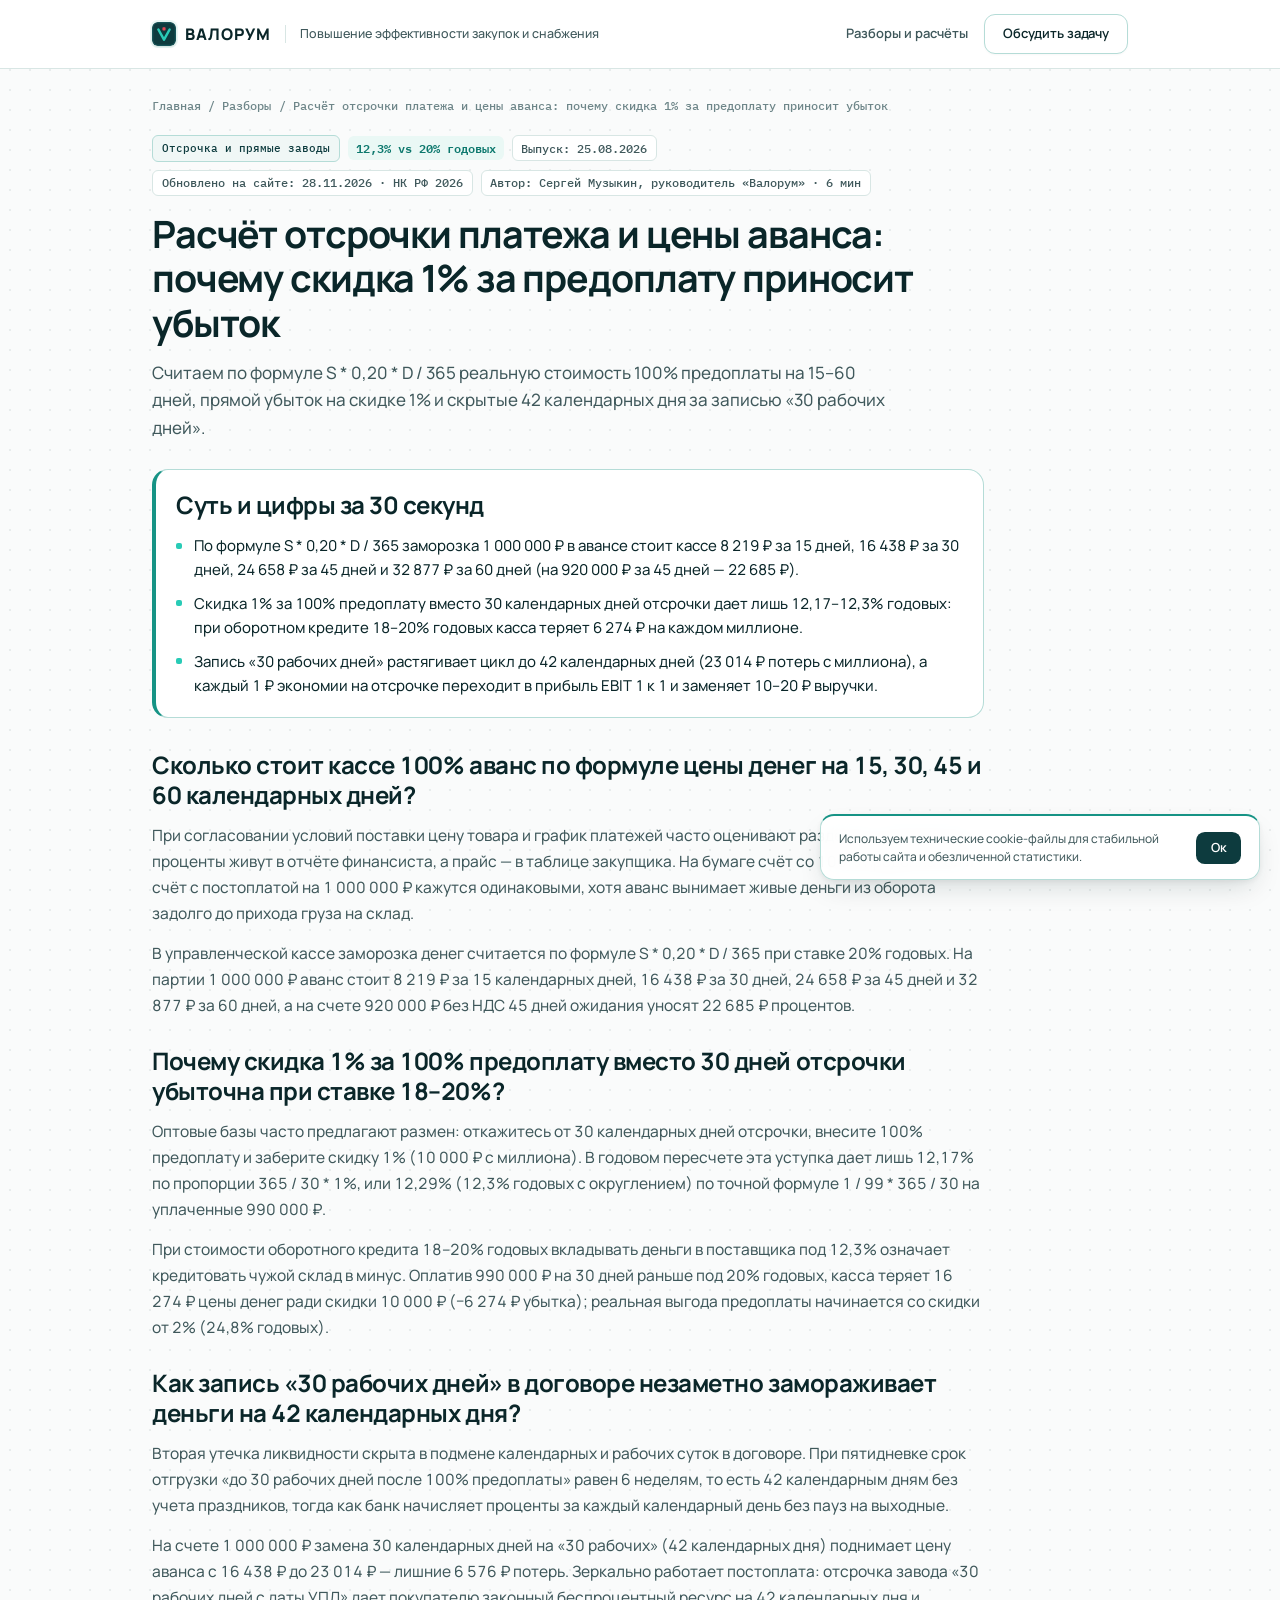
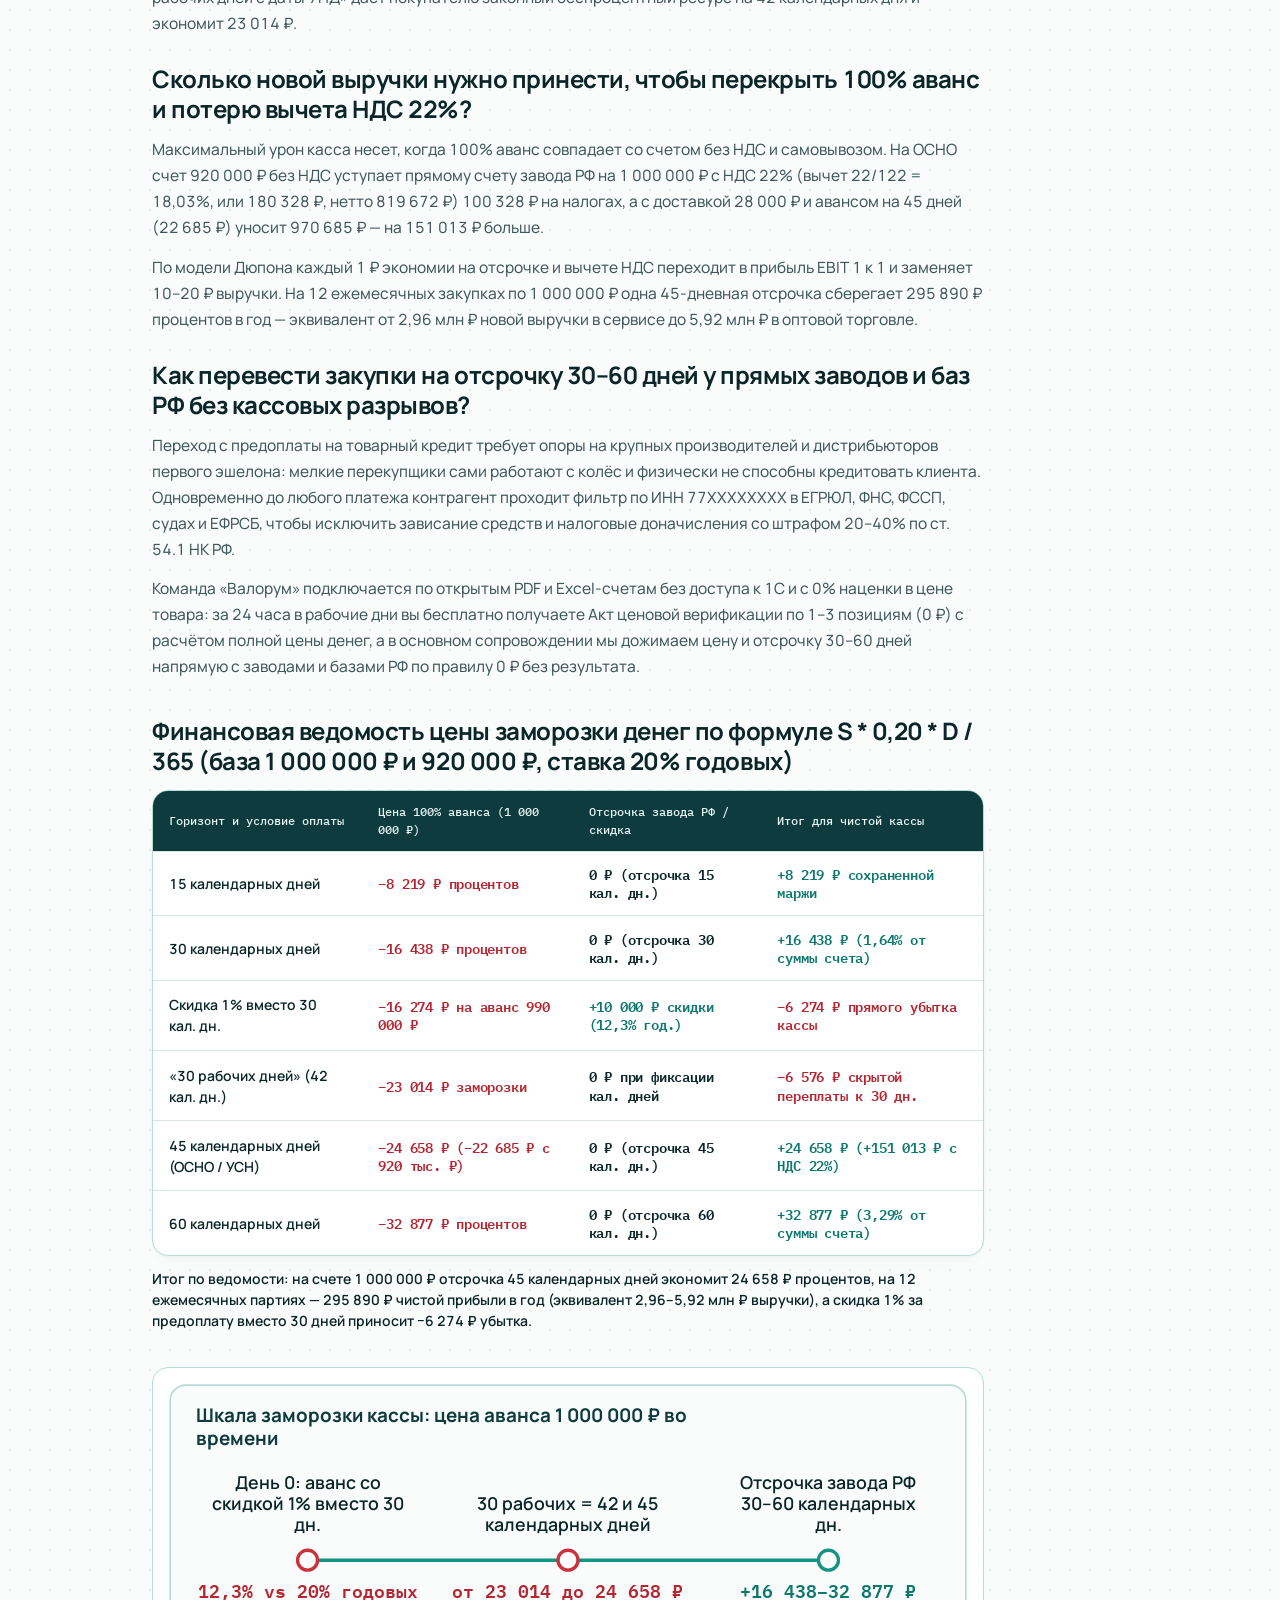
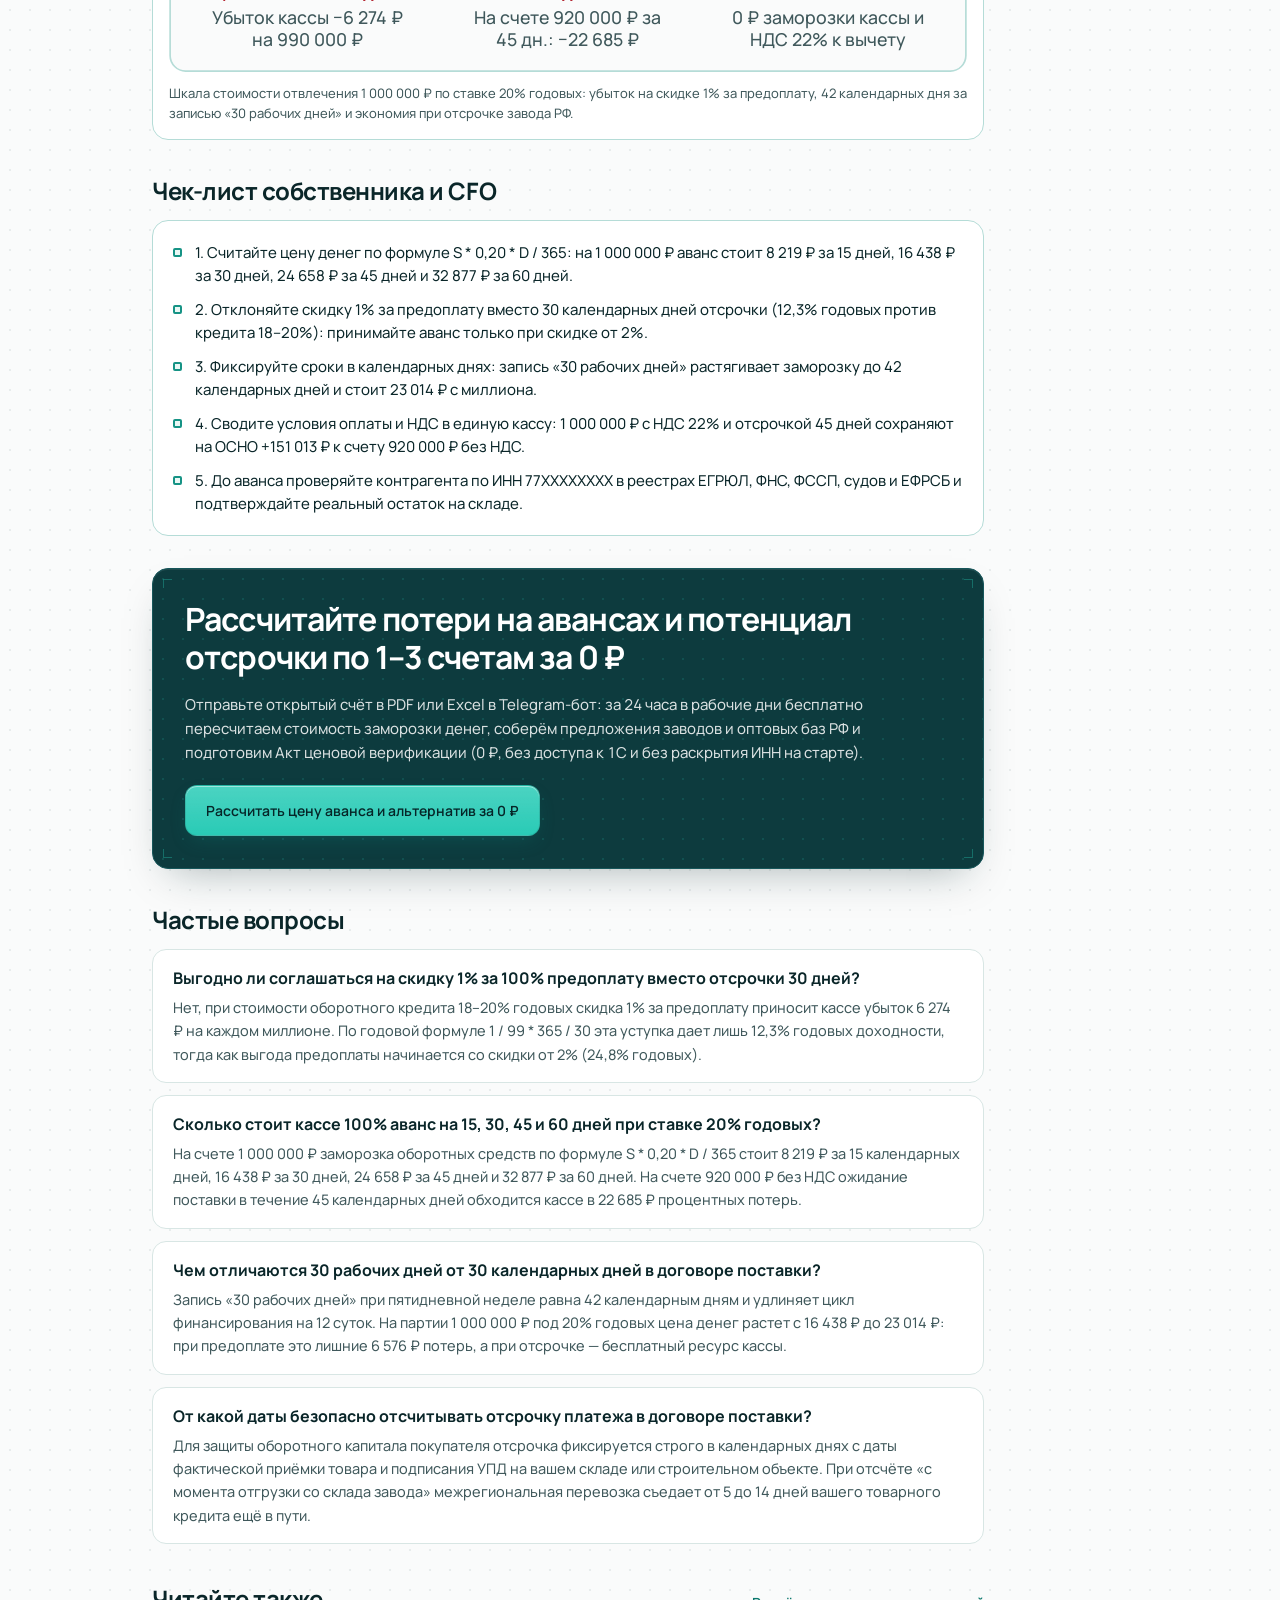
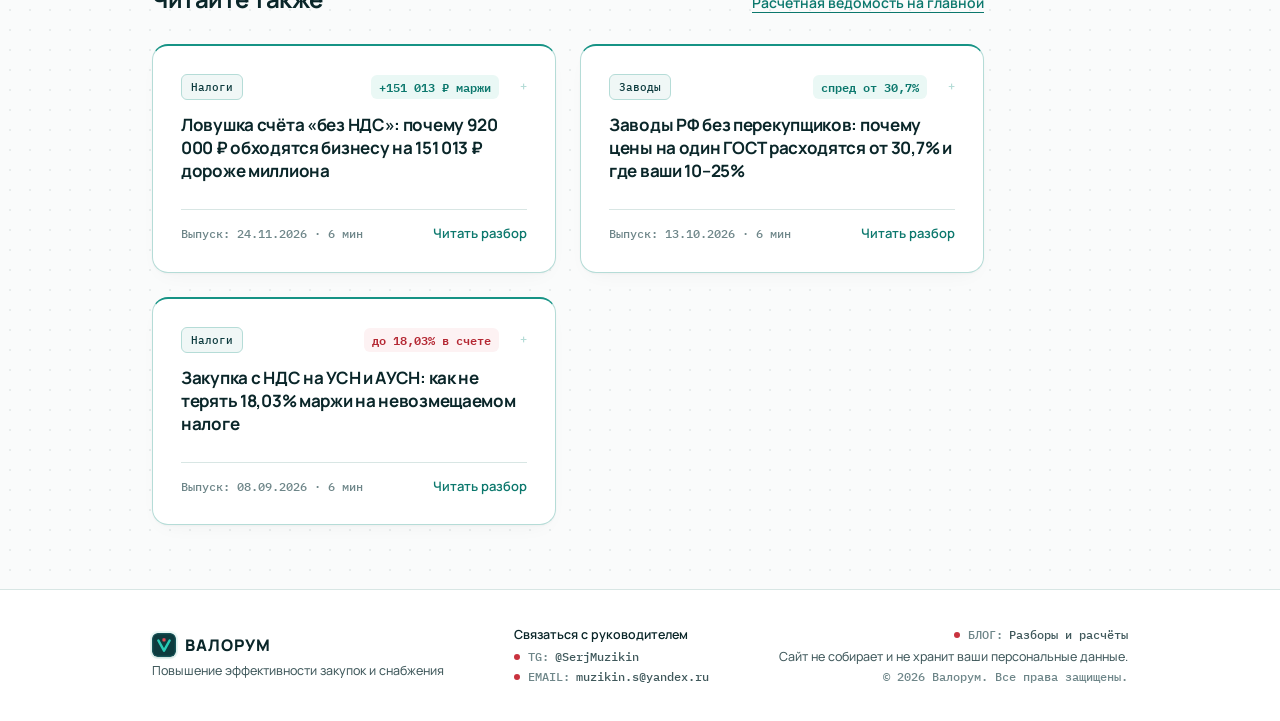
<file: blog/otsrochka-platezha-protiv-avansa/index.html>
<!DOCTYPE html>
<html lang="ru" class="scroll-smooth">
<head>
<meta charset="UTF-8">
<meta name="viewport" content="width=device-width, initial-scale=1.0">
<title>Расчёт стоимости отсрочки платежа и цены аванса 20% — Валорум</title>
<meta name="description" content="Формула расчёта стоимости отсрочки платежа и цены 100% аванса (S * 0,20 * D / 365): сколько стоит заморозка денег на 15–60 дней, почему скидка 1% убыточна и ловушка 30 рабочих дней.">
<meta name="author" content="Сергей Музыкин (@SerjMuzikin)">
<meta name="robots" content="index, follow">
<meta name="theme-color" content="#FFFFFF">
<link rel="icon" type="image/svg+xml" href="/favicon.svg">
<link rel="manifest" href="/site.webmanifest">
<link rel="canonical" href="https://valorum.ru/blog/otsrochka-platezha-protiv-avansa/">
<meta property="og:type" content="article">
<meta property="og:locale" content="ru_RU">
<meta property="og:site_name" content="Валорум">
<meta property="og:url" content="https://valorum.ru/blog/otsrochka-platezha-protiv-avansa/">
<meta property="og:title" content="Расчёт стоимости отсрочки платежа и цены аванса 20% — Валорум">
<meta property="og:description" content="Формула расчёта стоимости отсрочки платежа и цены 100% аванса (S * 0,20 * D / 365): сколько стоит заморозка денег на 15–60 дней, почему скидка 1% убыточна и ловушка 30 рабочих дней.">
<meta property="og:image" content="https://valorum.ru/blog/og-sourcing.png">
<meta property="og:image:type" content="image/png">
<meta property="og:image:width" content="1200">
<meta property="og:image:height" content="630">
<meta property="og:image:alt" content="Расчёт стоимости отсрочки платежа и цены аванса 20% — Валорум">
<meta property="article:published_time" content="2026-08-25T10:00:00+03:00">
<meta property="article:modified_time" content="2026-11-28T12:00:00+03:00">
<meta property="article:section" content="Отсрочка и прямые заводы">
<meta property="article:author" content="Сергей Музыкин">
<meta name="twitter:card" content="summary_large_image">
<meta name="twitter:image" content="https://valorum.ru/blog/og-sourcing.png">
<script type="application/ld+json">{"@context":"https://schema.org","@graph":[{"@type":"BlogPosting","@id":"https://valorum.ru/blog/otsrochka-platezha-protiv-avansa/#article","headline":"Расчёт отсрочки платежа и цены аванса: почему скидка 1% за предоплату приносит убыток","description":"Формула расчёта стоимости отсрочки платежа и цены 100% аванса (S * 0,20 * D / 365): сколько стоит заморозка денег на 15–60 дней, почему скидка 1% убыточна и ловушка 30 рабочих дней.","url":"https://valorum.ru/blog/otsrochka-platezha-protiv-avansa/","datePublished":"2026-08-25T10:00:00+03:00","dateModified":"2026-11-28T12:00:00+03:00","inLanguage":"ru-RU","articleSection":"Отсрочка и прямые заводы","author":{"@type":"Person","name":"Сергей Музыкин","jobTitle":"Руководитель «Валорум»","url":"https://t.me/SerjMuzikin"},"publisher":{"@type":"Organization","@id":"https://valorum.ru/#org","name":"Валорум","url":"https://valorum.ru/","logo":"https://valorum.ru/favicon.svg"},"isPartOf":{"@type":"Blog","@id":"https://valorum.ru/blog/#blog","name":"Экономика закупок — Валорум","url":"https://valorum.ru/blog/"},"image":"https://valorum.ru/blog/og-sourcing.png","mainEntityOfPage":"https://valorum.ru/blog/otsrochka-platezha-protiv-avansa/","keywords":"расчёт стоимости отсрочки платежа"},{"@type":"BreadcrumbList","itemListElement":[{"@type":"ListItem","position":1,"name":"Главная","item":"https://valorum.ru/"},{"@type":"ListItem","position":2,"name":"Разборы","item":"https://valorum.ru/blog/"},{"@type":"ListItem","position":3,"name":"Расчёт отсрочки платежа и цены аванса: почему скидка 1% за предоплату приносит убыток","item":"https://valorum.ru/blog/otsrochka-platezha-protiv-avansa/"}]},{"@type":"FAQPage","mainEntity":[{"@type":"Question","name":"Выгодно ли соглашаться на скидку 1% за 100% предоплату вместо отсрочки 30 дней?","acceptedAnswer":{"@type":"Answer","text":"Нет, при стоимости оборотного кредита 18–20% годовых скидка 1% за предоплату приносит кассе убыток 6 274 ₽ на каждом миллионе. По годовой формуле 1 / 99 * 365 / 30 эта уступка дает лишь 12,3% годовых доходности, тогда как выгода предоплаты начинается со скидки от 2% (24,8% годовых)."}},{"@type":"Question","name":"Сколько стоит кассе 100% аванс на 15, 30, 45 и 60 дней при ставке 20% годовых?","acceptedAnswer":{"@type":"Answer","text":"На счете 1 000 000 ₽ заморозка оборотных средств по формуле S * 0,20 * D / 365 стоит 8 219 ₽ за 15 календарных дней, 16 438 ₽ за 30 дней, 24 658 ₽ за 45 дней и 32 877 ₽ за 60 дней. На счете 920 000 ₽ без НДС ожидание поставки в течение 45 календарных дней обходится кассе в 22 685 ₽ процентных потерь."}},{"@type":"Question","name":"Чем отличаются 30 рабочих дней от 30 календарных дней в договоре поставки?","acceptedAnswer":{"@type":"Answer","text":"Запись «30 рабочих дней» при пятидневной неделе равна 42 календарным дням и удлиняет цикл финансирования на 12 суток. На партии 1 000 000 ₽ под 20% годовых цена денег растет с 16 438 ₽ до 23 014 ₽: при предоплате это лишние 6 576 ₽ потерь, а при отсрочке — бесплатный ресурс кассы."}},{"@type":"Question","name":"От какой даты безопасно отсчитывать отсрочку платежа в договоре поставки?","acceptedAnswer":{"@type":"Answer","text":"Для защиты оборотного капитала покупателя отсрочка фиксируется строго в календарных днях с даты фактической приёмки товара и подписания УПД на вашем складе или строительном объекте. При отсчёте «с момента отгрузки со склада завода» межрегиональная перевозка съедает от 5 до 14 дней вашего товарного кредита ещё в пути."}}]}]}</script>
<link rel="preload" href="/manrope-latin-cyrillic-var.woff2" as="font" type="font/woff2" crossorigin>
<link rel="stylesheet" href="/styles.css?v=b8711991">
<link rel="stylesheet" href="/components.css?v=7ac595a7">
<link rel="stylesheet" href="/blog.css?v=4e0601e5">
<link rel="stylesheet" href="/utilities.css?v=2aaa250e">
<noscript><style>.reveal-item{opacity:1!important;transform:none!important}</style></noscript>
</head>
<body id="top" class="antialiased selection:bg-[#0D3B3E] selection:text-white">
<svg width="0" height="0" style="position:absolute;overflow:hidden" aria-hidden="true"><symbol id="valorum-mark" viewBox="0 0 32 32"><rect width="32" height="32" rx="7.5" fill="#0D3B3E"/><rect x="1" y="1" width="30" height="30" rx="6.5" fill="none" stroke="#1C686D" stroke-width="1"/><path d="M8.5 10L16 23.5L23.5 10" fill="none" stroke="#29CBB6" stroke-width="3.3" stroke-linecap="round" stroke-linejoin="round"/><rect x="13.9" y="7" width="4.2" height="4.2" rx="1" fill="#E04854"/></symbol></svg>
<header class="blog-header"><div class="blog-header-inner"><div class="blog-header-left"><a href="/" class="brand-lockup shrink-0" aria-label="Валорум — главная страница"><svg class="brand-logo-box" aria-hidden="true"><use href="#valorum-mark"/></svg><span class="brand-wordmark">ВАЛОРУМ</span></a><span class="blog-header-sep" aria-hidden="true"></span><span class="blog-header-sub">Повышение эффективности закупок и снабжения</span></div><div class="blog-header-right"><a href="/blog/" class="header-nav-link shrink-0">Разборы и расчёты</a><a href="#blog-cta" class="btn-header-outline blog-header-btn">Обсудить задачу</a></div></div><div id="scroll-telemetry" aria-hidden="true"></div></header>
<main class="blog-main"><article class="blog-article-wrap">
<nav class="blog-breadcrumbs" aria-label="Хлебные крошки"><a href="/">Главная</a><span>/</span><a href="/blog/">Разборы</a><span>/</span><span aria-current="page">Расчёт отсрочки платежа и цены аванса: почему скидка 1% за предоплату приносит убыток</span></nav>
<header class="blog-article-header"><div class="blog-meta tabular-nums"><span class="blog-rubric-badge">Отсрочка и прямые заводы</span><span class="blog-metric blog-metric--good">12,3% vs 20% годовых</span><span class="blog-meta-chip">Выпуск: <time datetime="2026-08-25T10:00:00+03:00">25.08.2026</time></span><span class="blog-meta-chip">Обновлено на сайте: <time datetime="2026-11-28T12:00:00+03:00">28.11.2026</time> · НК РФ 2026</span><span class="blog-meta-chip">Автор: Сергей Музыкин, руководитель «Валорум» · 6 мин</span></div><h1 class="blog-h1">Расчёт отсрочки платежа и цены аванса: почему скидка 1% за предоплату приносит убыток</h1><p class="blog-lead">Считаем по формуле S * 0,20 * D / 365 реальную стоимость 100% предоплаты на 15–60 дней, прямой убыток на скидке 1% и скрытые 42 календарных дня за записью «30 рабочих дней».</p></header>
<section class="blog-tldr" aria-label="Суть и цифры за 30 секунд"><h2 class="blog-block-title">Суть и цифры за 30 секунд</h2><ul class="blog-tldr-list tabular-nums"><li>По формуле S * 0,20 * D / 365 заморозка 1 000 000 ₽ в авансе стоит кассе 8 219 ₽ за 15 дней, 16 438 ₽ за 30 дней, 24 658 ₽ за 45 дней и 32 877 ₽ за 60 дней (на 920 000 ₽ за 45 дней — 22 685 ₽).</li><li>Скидка 1% за 100% предоплату вместо 30 календарных дней отсрочки дает лишь 12,17–12,3% годовых: при оборотном кредите 18–20% годовых касса теряет 6 274 ₽ на каждом миллионе.</li><li>Запись «30 рабочих дней» растягивает цикл до 42 календарных дней (23 014 ₽ потерь с миллиона), а каждый 1 ₽ экономии на отсрочке переходит в прибыль EBIT 1 к 1 и заменяет 10–20 ₽ выручки.</li></ul></section>
<div class="blog-prose tabular-nums">
<section class="blog-section"><h2>Сколько стоит кассе 100% аванс по формуле цены денег на 15, 30, 45 и 60 календарных дней?</h2><p>При согласовании условий поставки цену товара и график платежей часто оценивают раздельно: банковские проценты живут в отчёте финансиста, а прайс — в таблице закупщика. На бумаге счёт со 100% предоплатой и счёт с постоплатой на 1 000 000 ₽ кажутся одинаковыми, хотя аванс вынимает живые деньги из оборота задолго до прихода груза на склад.</p><p>В управленческой кассе заморозка денег считается по формуле S * 0,20 * D / 365 при ставке 20% годовых. На партии 1 000 000 ₽ аванс стоит 8 219 ₽ за 15 календарных дней, 16 438 ₽ за 30 дней, 24 658 ₽ за 45 дней и 32 877 ₽ за 60 дней, а на счете 920 000 ₽ без НДС 45 дней ожидания уносят 22 685 ₽ процентов.</p></section>
<section class="blog-section"><h2>Почему скидка 1% за 100% предоплату вместо 30 дней отсрочки убыточна при ставке 18–20%?</h2><p>Оптовые базы часто предлагают размен: откажитесь от 30 календарных дней отсрочки, внесите 100% предоплату и заберите скидку 1% (10 000 ₽ с миллиона). В годовом пересчете эта уступка дает лишь 12,17% по пропорции 365 / 30 * 1%, или 12,29% (12,3% годовых с округлением) по точной формуле 1 / 99 * 365 / 30 на уплаченные 990 000 ₽.</p><p>При стоимости оборотного кредита 18–20% годовых вкладывать деньги в поставщика под 12,3% означает кредитовать чужой склад в минус. Оплатив 990 000 ₽ на 30 дней раньше под 20% годовых, касса теряет 16 274 ₽ цены денег ради скидки 10 000 ₽ (−6 274 ₽ убытка); реальная выгода предоплаты начинается со скидки от 2% (24,8% годовых).</p></section>
<section class="blog-section"><h2>Как запись «30 рабочих дней» в договоре незаметно замораживает деньги на 42 календарных дня?</h2><p>Вторая утечка ликвидности скрыта в подмене календарных и рабочих суток в договоре. При пятидневке срок отгрузки «до 30 рабочих дней после 100% предоплаты» равен 6 неделям, то есть 42 календарным дням без учета праздников, тогда как банк начисляет проценты за каждый календарный день без пауз на выходные.</p><p>На счете 1 000 000 ₽ замена 30 календарных дней на «30 рабочих» (42 календарных дня) поднимает цену аванса с 16 438 ₽ до 23 014 ₽ — лишние 6 576 ₽ потерь. Зеркально работает постоплата: отсрочка завода «30 рабочих дней с даты УПД» дает покупателю законный беспроцентный ресурс на 42 календарных дня и экономит 23 014 ₽.</p></section>
<section class="blog-section"><h2>Сколько новой выручки нужно принести, чтобы перекрыть 100% аванс и потерю вычета НДС 22%?</h2><p>Максимальный урон касса несет, когда 100% аванс совпадает со счетом без НДС и самовывозом. На ОСНО счет 920 000 ₽ без НДС уступает прямому счету завода РФ на 1 000 000 ₽ с НДС 22% (вычет 22/122 = 18,03%, или 180 328 ₽, нетто 819 672 ₽) 100 328 ₽ на налогах, а с доставкой 28 000 ₽ и авансом на 45 дней (22 685 ₽) уносит 970 685 ₽ — на 151 013 ₽ больше.</p><p>По модели Дюпона каждый 1 ₽ экономии на отсрочке и вычете НДС переходит в прибыль EBIT 1 к 1 и заменяет 10–20 ₽ выручки. На 12 ежемесячных закупках по 1 000 000 ₽ одна 45-дневная отсрочка сберегает 295 890 ₽ процентов в год — эквивалент от 2,96 млн ₽ новой выручки в сервисе до 5,92 млн ₽ в оптовой торговле.</p></section>
<section class="blog-section"><h2>Как перевести закупки на отсрочку 30–60 дней у прямых заводов и баз РФ без кассовых разрывов?</h2><p>Переход с предоплаты на товарный кредит требует опоры на крупных производителей и дистрибьюторов первого эшелона: мелкие перекупщики сами работают с колёс и физически не способны кредитовать клиента. Одновременно до любого платежа контрагент проходит фильтр по ИНН 77XXXXXXXX в ЕГРЮЛ, ФНС, ФССП, судах и ЕФРСБ, чтобы исключить зависание средств и налоговые доначисления со штрафом 20–40% по ст. 54.1 НК РФ.</p><p>Команда «Валорум» подключается по открытым PDF и Excel-счетам без доступа к 1С и с 0% наценки в цене товара: за 24 часа в рабочие дни вы бесплатно получаете Акт ценовой верификации по 1–3 позициям (0 ₽) с расчётом полной цены денег, а в основном сопровождении мы дожимаем цену и отсрочку 30–60 дней напрямую с заводами и базами РФ по правилу 0 ₽ без результата.</p></section>
</div>
<section class="valorum-ledger" aria-label="Финансовая ведомость"><h2 class="blog-block-title">Финансовая ведомость цены заморозки денег по формуле S * 0,20 * D / 365 (база 1 000 000 ₽ и 920 000 ₽, ставка 20% годовых)</h2><div class="valorum-table-wrap"><table class="tabular-nums"><thead><tr><th>Горизонт и условие оплаты</th><th>Цена 100% аванса (1 000 000 ₽)</th><th>Отсрочка завода РФ / скидка</th><th>Итог для чистой кассы</th></tr></thead><tbody><tr><td class="val-ink">15 календарных дней</td><td data-label="Цена 100% аванса" class="ledger-num val-bad">−8 219 ₽ процентов</td><td data-label="Отсрочка завода РФ" class="ledger-num val-ink">0 ₽ (отсрочка 15 кал. дн.)</td><td data-label="Итог для кассы" class="ledger-num val-good">+8 219 ₽ сохраненной маржи</td></tr><tr><td class="val-ink">30 календарных дней</td><td data-label="Цена 100% аванса" class="ledger-num val-bad">−16 438 ₽ процентов</td><td data-label="Отсрочка завода РФ" class="ledger-num val-ink">0 ₽ (отсрочка 30 кал. дн.)</td><td data-label="Итог для кассы" class="ledger-num val-good">+16 438 ₽ (1,64% от суммы счета)</td></tr><tr><td class="val-ink">Скидка 1% вместо 30 кал. дн.</td><td data-label="Цена 100% аванса" class="ledger-num val-bad">−16 274 ₽ на аванс 990 000 ₽</td><td data-label="Отсрочка завода РФ" class="ledger-num val-good">+10 000 ₽ скидки (12,3% год.)</td><td data-label="Итог для кассы" class="ledger-num val-bad">−6 274 ₽ прямого убытка кассы</td></tr><tr><td class="val-ink">«30 рабочих дней» (42 кал. дн.)</td><td data-label="Цена 100% аванса" class="ledger-num val-bad">−23 014 ₽ заморозки</td><td data-label="Отсрочка завода РФ" class="ledger-num val-ink">0 ₽ при фиксации кал. дней</td><td data-label="Итог для кассы" class="ledger-num val-bad">−6 576 ₽ скрытой переплаты к 30 дн.</td></tr><tr><td class="val-ink">45 календарных дней (ОСНО / УСН)</td><td data-label="Цена 100% аванса" class="ledger-num val-bad">−24 658 ₽ (−22 685 ₽ с 920 тыс. ₽)</td><td data-label="Отсрочка завода РФ" class="ledger-num val-ink">0 ₽ (отсрочка 45 кал. дн.)</td><td data-label="Итог для кассы" class="ledger-num val-good">+24 658 ₽ (+151 013 ₽ с НДС 22%)</td></tr><tr><td class="val-ink">60 календарных дней</td><td data-label="Цена 100% аванса" class="ledger-num val-bad">−32 877 ₽ процентов</td><td data-label="Отсрочка завода РФ" class="ledger-num val-ink">0 ₽ (отсрочка 60 кал. дн.)</td><td data-label="Итог для кассы" class="ledger-num val-good">+32 877 ₽ (3,29% от суммы счета)</td></tr></tbody></table></div><p class="blog-ledger-summary tabular-nums">Итог по ведомости: на счете 1 000 000 ₽ отсрочка 45 календарных дней экономит 24 658 ₽ процентов, на 12 ежемесячных партиях — 295 890 ₽ чистой прибыли в год (эквивалент 2,96–5,92 млн ₽ выручки), а скидка 1% за предоплату вместо 30 дней приносит −6 274 ₽ убытка.</p></section>
<figure class="blog-diagram"><svg xmlns="http://www.w3.org/2000/svg" viewBox="0 0 720 260" class="blog-diagram-svg" aria-hidden="true"><rect x="1" y="1" width="718" height="258" rx="14" fill="#FAFBFB" stroke="#B5DCD7" stroke-width="1.5"/><text x="24" y="34" class="dt"><tspan x="24" dy="0">Шкала заморозки кассы: цена аванса 1 000 000 ₽ во</tspan><tspan x="24" dy="21">времени</tspan></text><line x1="125" y1="159" x2="595" y2="159" stroke="#169385" stroke-width="3"/><text x="125" y="95" class="dc"><tspan x="125" dy="0">День 0: аванс со</tspan><tspan x="125" dy="19">скидкой 1% вместо 30</tspan><tspan x="125" dy="19">дн.</tspan></text><circle cx="125" cy="159" r="9" fill="#FFFFFF" stroke="#C9333E" stroke-width="3"/><text x="125" y="193" class="dc"><tspan x="125" dy="0" class="dm dr">12,3% vs 20% годовых</tspan><tspan x="125" dy="24" class="ds">Убыток кассы −6 274 ₽</tspan><tspan x="125" dy="19" class="ds">на 990 000 ₽</tspan></text><text x="360" y="114" class="dc"><tspan x="360" dy="0">30 рабочих = 42 и 45</tspan><tspan x="360" dy="19">календарных дней</tspan></text><circle cx="360" cy="159" r="9" fill="#FFFFFF" stroke="#C9333E" stroke-width="3"/><text x="360" y="193" class="dc"><tspan x="360" dy="0" class="dm dr">от 23 014 до 24 658 ₽</tspan><tspan x="360" dy="24" class="ds">На счете 920 000 ₽ за</tspan><tspan x="360" dy="19" class="ds">45 дн.: −22 685 ₽</tspan></text><text x="595" y="95" class="dc"><tspan x="595" dy="0">Отсрочка завода РФ</tspan><tspan x="595" dy="19">30–60 календарных</tspan><tspan x="595" dy="19">дн.</tspan></text><circle cx="595" cy="159" r="9" fill="#FFFFFF" stroke="#169385" stroke-width="3"/><text x="595" y="193" class="dc"><tspan x="595" dy="0" class="dm dg">+16 438–32 877 ₽</tspan><tspan x="595" dy="24" class="ds">0 ₽ заморозки кассы и</tspan><tspan x="595" dy="19" class="ds">НДС 22% к вычету</tspan></text></svg><figcaption>Шкала стоимости отвлечения 1 000 000 ₽ по ставке 20% годовых: убыток на скидке 1% за предоплату, 42 календарных дня за записью «30 рабочих дней» и экономия при отсрочке завода РФ.</figcaption></figure>
<section class="blog-checklist-wrap"><h2 class="blog-block-title">Чек-лист собственника и CFO</h2><ul class="blog-checklist"><li>1. Считайте цену денег по формуле S * 0,20 * D / 365: на 1 000 000 ₽ аванс стоит 8 219 ₽ за 15 дней, 16 438 ₽ за 30 дней, 24 658 ₽ за 45 дней и 32 877 ₽ за 60 дней.</li><li>2. Отклоняйте скидку 1% за предоплату вместо 30 календарных дней отсрочки (12,3% годовых против кредита 18–20%): принимайте аванс только при скидке от 2%.</li><li>3. Фиксируйте сроки в календарных днях: запись «30 рабочих дней» растягивает заморозку до 42 календарных дней и стоит 23 014 ₽ с миллиона.</li><li>4. Сводите условия оплаты и НДС в единую кассу: 1 000 000 ₽ с НДС 22% и отсрочкой 45 дней сохраняют на ОСНО +151 013 ₽ к счету 920 000 ₽ без НДС.</li><li>5. До аванса проверяйте контрагента по ИНН 77XXXXXXXX в реестрах ЕГРЮЛ, ФНС, ФССП, судов и ЕФРСБ и подтверждайте реальный остаток на складе.</li></ul></section>
<div id="blog-cta" class="dark-green-banner reveal-item"><span class="corner-tick tl"></span><span class="corner-tick tr"></span><span class="corner-tick bl"></span><span class="corner-tick br"></span><div class="relative"><h2 class="section-h2">Рассчитайте потери на авансах и потенциал отсрочки по 1–3 счетам за 0 ₽</h2><p class="blog-banner-text tabular-nums">Отправьте открытый счёт в PDF или Excel в Telegram-бот: за 24 часа в рабочие дни бесплатно пересчитаем стоимость заморозки денег, соберём предложения заводов и оптовых баз РФ и подготовим Акт ценовой верификации (0 ₽, без доступа к 1С и без раскрытия ИНН на старте).</p><a href="https://t.me/valorum_official_bot?start=landing_cta" data-bot-cta data-bot-camp="bg-a08" target="_blank" rel="noopener noreferrer" class="btn-valorum blog-cta-btn"><span>Рассчитать цену аванса и альтернатив за 0 ₽</span></a></div></div>
<section class="blog-faq" data-faq-visible><h2 class="blog-block-title">Частые вопросы</h2>
<div class="blog-faq-item"><h3 class="blog-faq-q">Выгодно ли соглашаться на скидку 1% за 100% предоплату вместо отсрочки 30 дней?</h3><p class="blog-faq-a">Нет, при стоимости оборотного кредита 18–20% годовых скидка 1% за предоплату приносит кассе убыток 6 274 ₽ на каждом миллионе. По годовой формуле 1 / 99 * 365 / 30 эта уступка дает лишь 12,3% годовых доходности, тогда как выгода предоплаты начинается со скидки от 2% (24,8% годовых).</p></div>
<div class="blog-faq-item"><h3 class="blog-faq-q">Сколько стоит кассе 100% аванс на 15, 30, 45 и 60 дней при ставке 20% годовых?</h3><p class="blog-faq-a">На счете 1 000 000 ₽ заморозка оборотных средств по формуле S * 0,20 * D / 365 стоит 8 219 ₽ за 15 календарных дней, 16 438 ₽ за 30 дней, 24 658 ₽ за 45 дней и 32 877 ₽ за 60 дней. На счете 920 000 ₽ без НДС ожидание поставки в течение 45 календарных дней обходится кассе в 22 685 ₽ процентных потерь.</p></div>
<div class="blog-faq-item"><h3 class="blog-faq-q">Чем отличаются 30 рабочих дней от 30 календарных дней в договоре поставки?</h3><p class="blog-faq-a">Запись «30 рабочих дней» при пятидневной неделе равна 42 календарным дням и удлиняет цикл финансирования на 12 суток. На партии 1 000 000 ₽ под 20% годовых цена денег растет с 16 438 ₽ до 23 014 ₽: при предоплате это лишние 6 576 ₽ потерь, а при отсрочке — бесплатный ресурс кассы.</p></div>
<div class="blog-faq-item"><h3 class="blog-faq-q">От какой даты безопасно отсчитывать отсрочку платежа в договоре поставки?</h3><p class="blog-faq-a">Для защиты оборотного капитала покупателя отсрочка фиксируется строго в календарных днях с даты фактической приёмки товара и подписания УПД на вашем складе или строительном объекте. При отсчёте «с момента отгрузки со склада завода» межрегиональная перевозка съедает от 5 до 14 дней вашего товарного кредита ещё в пути.</p></div>
</section>
<section class="blog-related"><div class="blog-related-head"><h2 class="blog-block-title">Читайте также</h2><a href="/#financial-ledger" class="blog-ledger-anchor">Расчётная ведомость на главной</a></div><div class="blog-grid">
<article class="valorum-card valorum-card--flex blog-card" data-rubric="tax"><div><div class="blog-card-top"><span class="blog-rubric-badge">Налоги</span><span class="blog-metric tabular-nums blog-metric--good">+151 013 ₽ маржи</span></div><h2 class="blog-card-title"><a href="/blog/schet-bez-nds-protiv-nds-22/">Ловушка счёта «без НДС»: почему 920 000 ₽ обходятся бизнесу на 151 013 ₽ дороже миллиона</a></h2></div><div class="blog-card-footer tabular-nums"><span class="blog-card-meta">Выпуск: <time datetime="2026-11-24T10:00:00+03:00">24.11.2026</time> · 6 мин</span><a href="/blog/schet-bez-nds-protiv-nds-22/" class="blog-card-cta">Читать разбор</a></div></article>
<article class="valorum-card valorum-card--flex blog-card" data-rubric="sourcing"><div><div class="blog-card-top"><span class="blog-rubric-badge">Заводы</span><span class="blog-metric tabular-nums blog-metric--good">спред от 30,7%</span></div><h2 class="blog-card-title"><a href="/blog/razbros-cen-na-zavodah-rf/">Заводы РФ без перекупщиков: почему цены на один ГОСТ расходятся от 30,7% и где ваши 10–25%</a></h2></div><div class="blog-card-footer tabular-nums"><span class="blog-card-meta">Выпуск: <time datetime="2026-10-13T10:00:00+03:00">13.10.2026</time> · 6 мин</span><a href="/blog/razbros-cen-na-zavodah-rf/" class="blog-card-cta">Читать разбор</a></div></article>
<article class="valorum-card valorum-card--flex blog-card" data-rubric="tax"><div><div class="blog-card-top"><span class="blog-rubric-badge">Налоги</span><span class="blog-metric tabular-nums blog-metric--crimson">до 18,03% в счете</span></div><h2 class="blog-card-title"><a href="/blog/usn-i-nevozmeshchaemyy-nds/">Закупка с НДС на УСН и АУСН: как не терять 18,03% маржи на невозмещаемом налоге</a></h2></div><div class="blog-card-footer tabular-nums"><span class="blog-card-meta">Выпуск: <time datetime="2026-09-08T10:00:00+03:00">08.09.2026</time> · 6 мин</span><a href="/blog/usn-i-nevozmeshchaemyy-nds/" class="blog-card-cta">Читать разбор</a></div></article>
</div></section>
</article></main>
<footer class="blog-footer"><div class="blog-footer-inner"><div class="blog-footer-col"><a href="#top" class="brand-lockup" aria-label="Валорум — наверх страницы"><svg class="brand-logo-box" aria-hidden="true"><use href="#valorum-mark"/></svg><span class="brand-wordmark">ВАЛОРУМ</span></a><div class="blog-footer-sub">Повышение эффективности закупок и снабжения</div></div><div class="blog-footer-col"><div class="blog-footer-head">Связаться с руководителем</div><div class="blog-footer-links"><div class="blog-footer-row"><span class="footer-dot"></span><span class="blog-footer-lbl">TG:</span><a href="https://t.me/SerjMuzikin" target="_blank" rel="noopener noreferrer" class="footer-link">@SerjMuzikin</a></div><div class="blog-footer-row"><span class="footer-dot"></span><span class="blog-footer-lbl">EMAIL:</span><a href="mailto:muzikin.s@yandex.ru" class="footer-link">muzikin.s@yandex.ru</a></div></div></div><div class="blog-footer-legal"><div class="blog-footer-row"><span class="footer-dot"></span><span class="blog-footer-lbl">БЛОГ:</span><a href="/blog/" class="footer-link">Разборы и расчёты</a></div><div class="blog-footer-sub">Сайт не собирает и не хранит ваши персональные данные.</div><div class="blog-footer-copy">© 2026 Валорум. Все права защищены.</div></div></div></footer>
<div id="cookie-notice" class="cookie-notice" role="region" aria-label="Уведомление о cookie" hidden><p class="cookie-notice-text">Используем технические cookie-файлы для стабильной работы сайта и обезличенной статистики.</p><button type="button" id="cookie-accept-btn" class="cookie-notice-btn">Ок</button></div>
<script src="/kinematics.js?v=ee019feb" defer></script>
</body>
</html>
</file>
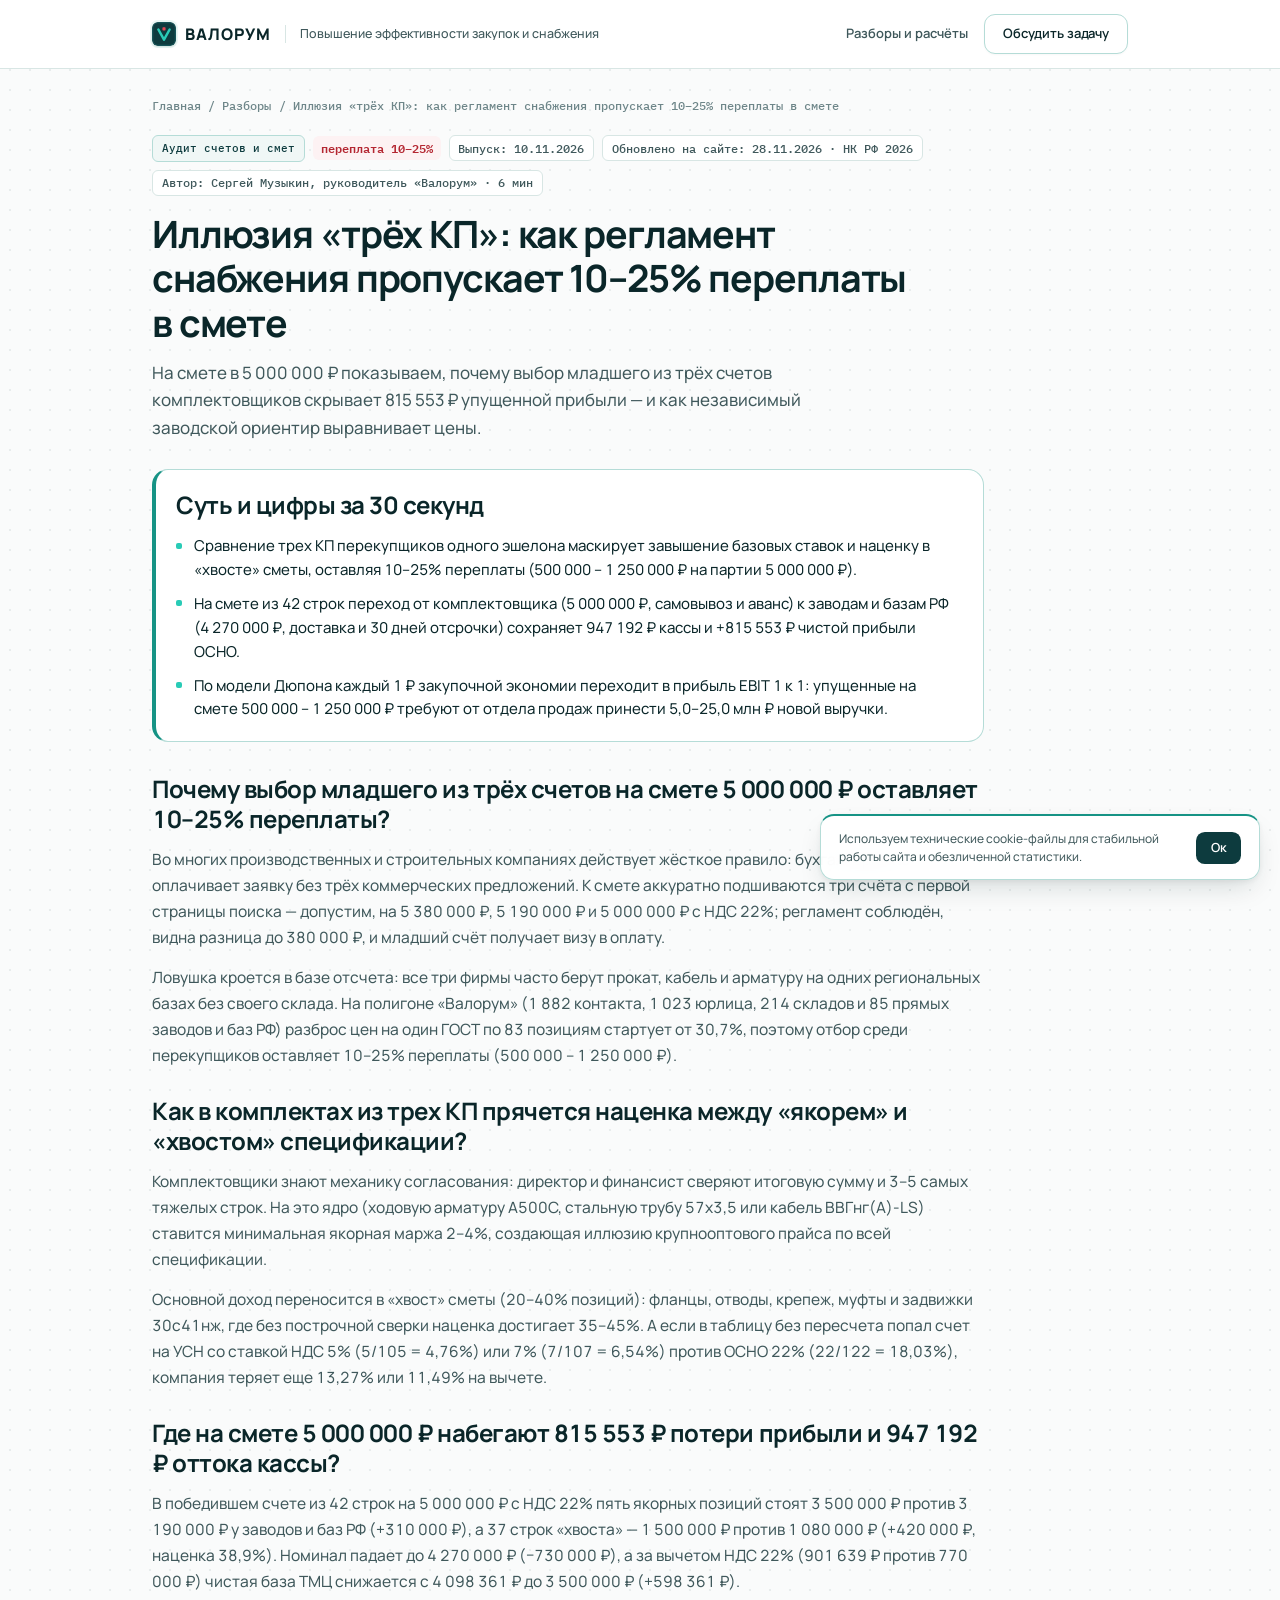
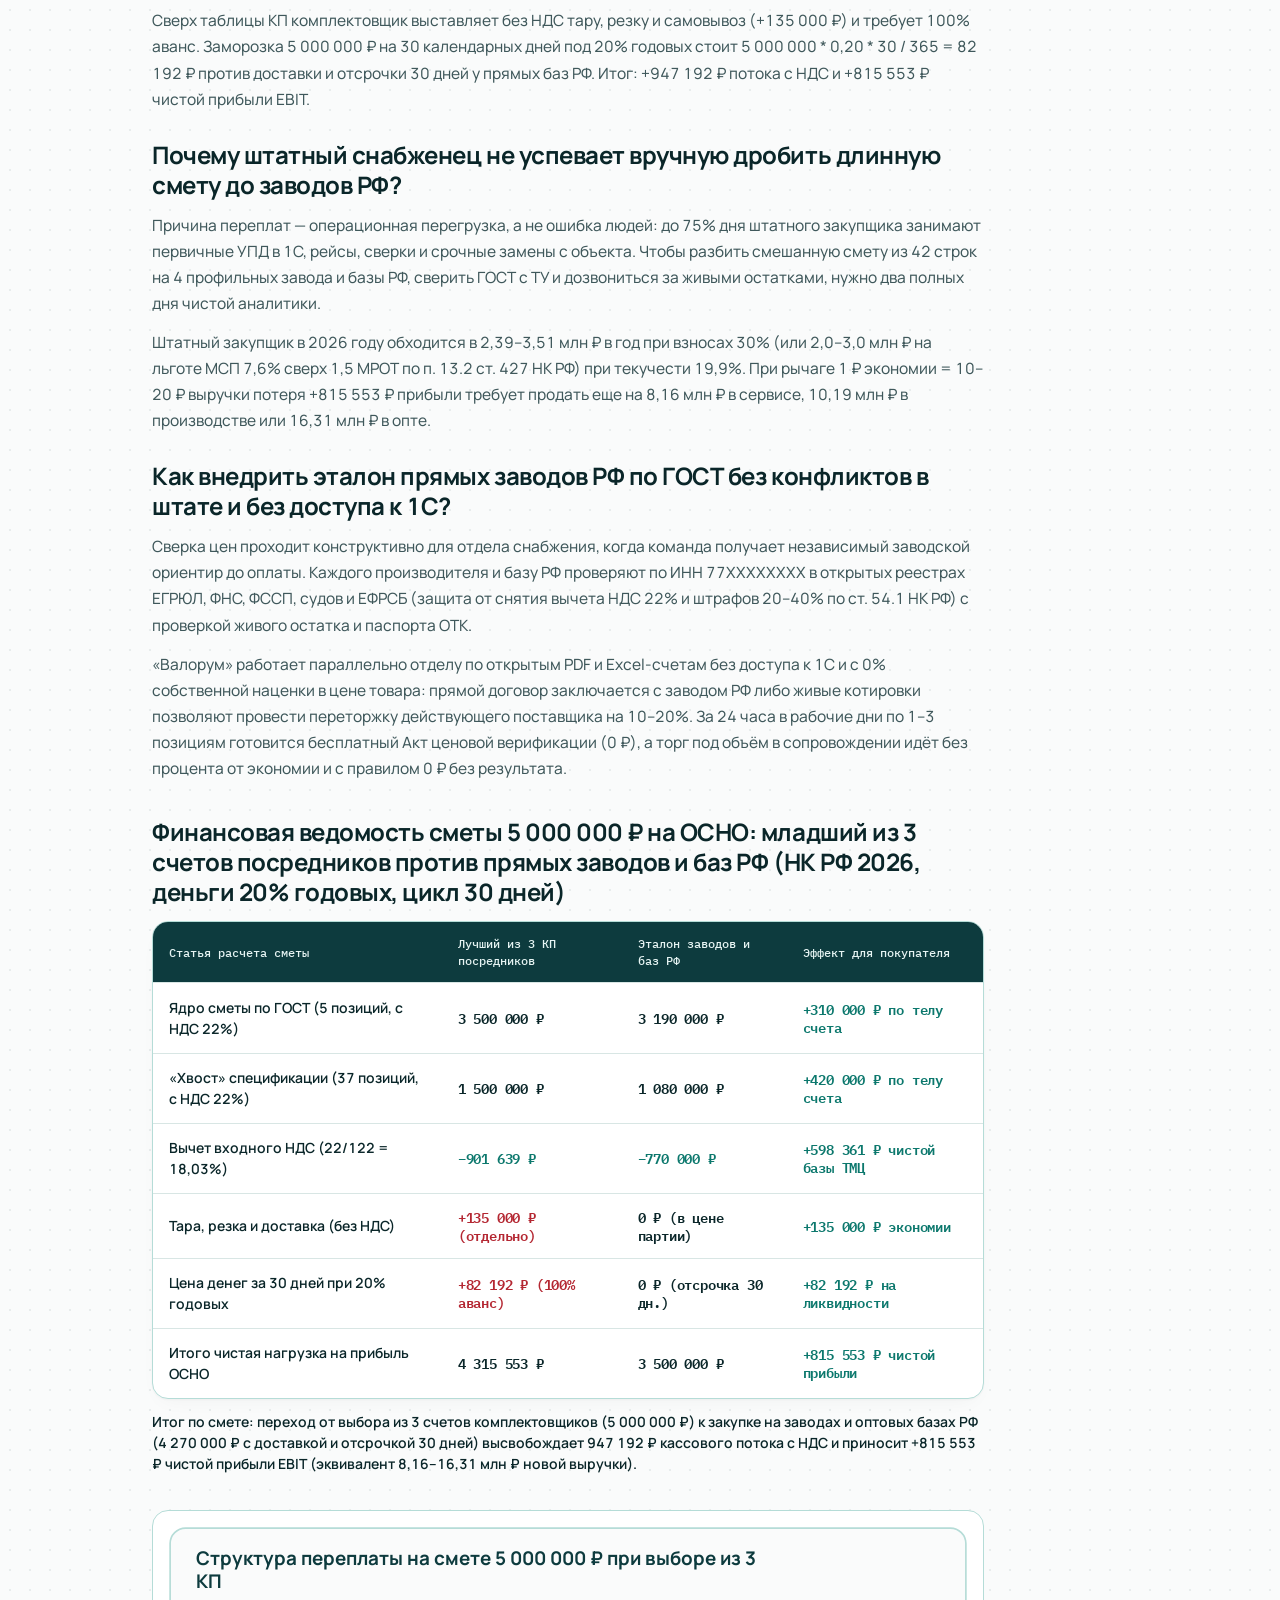
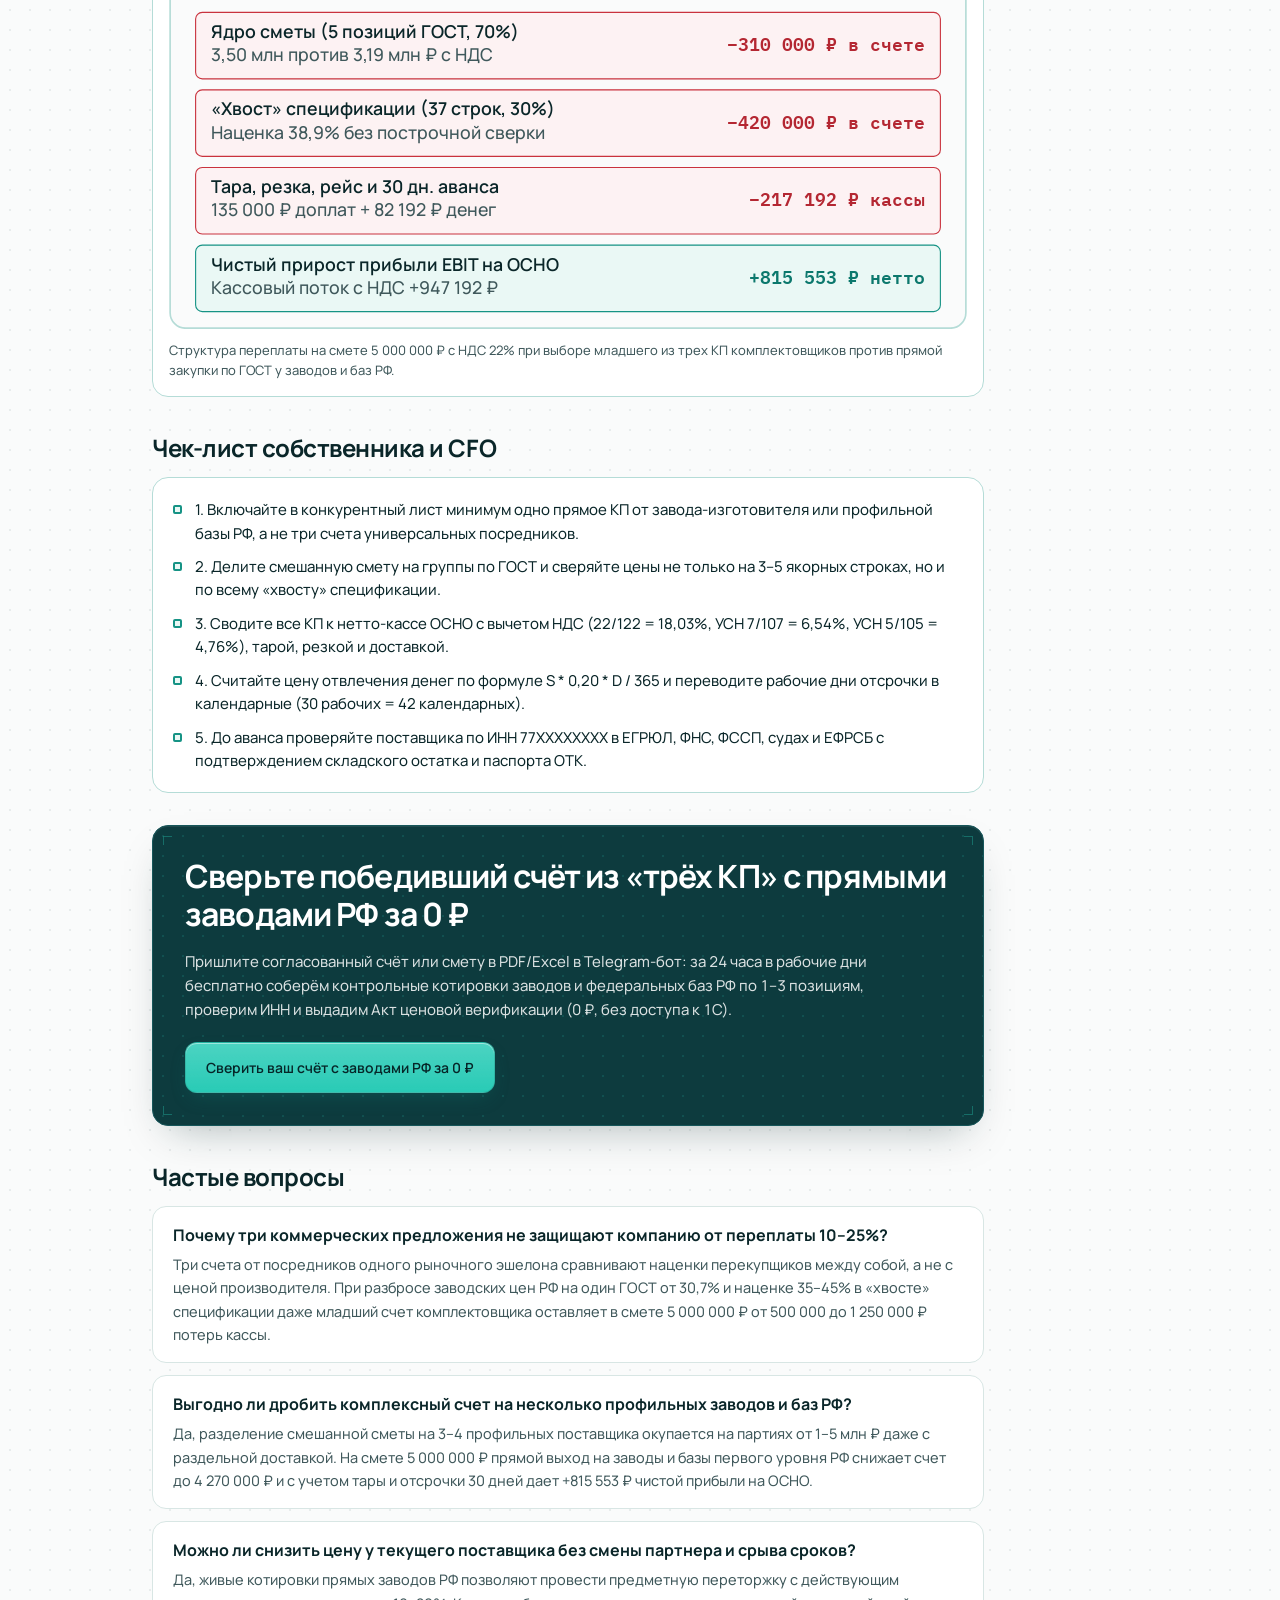
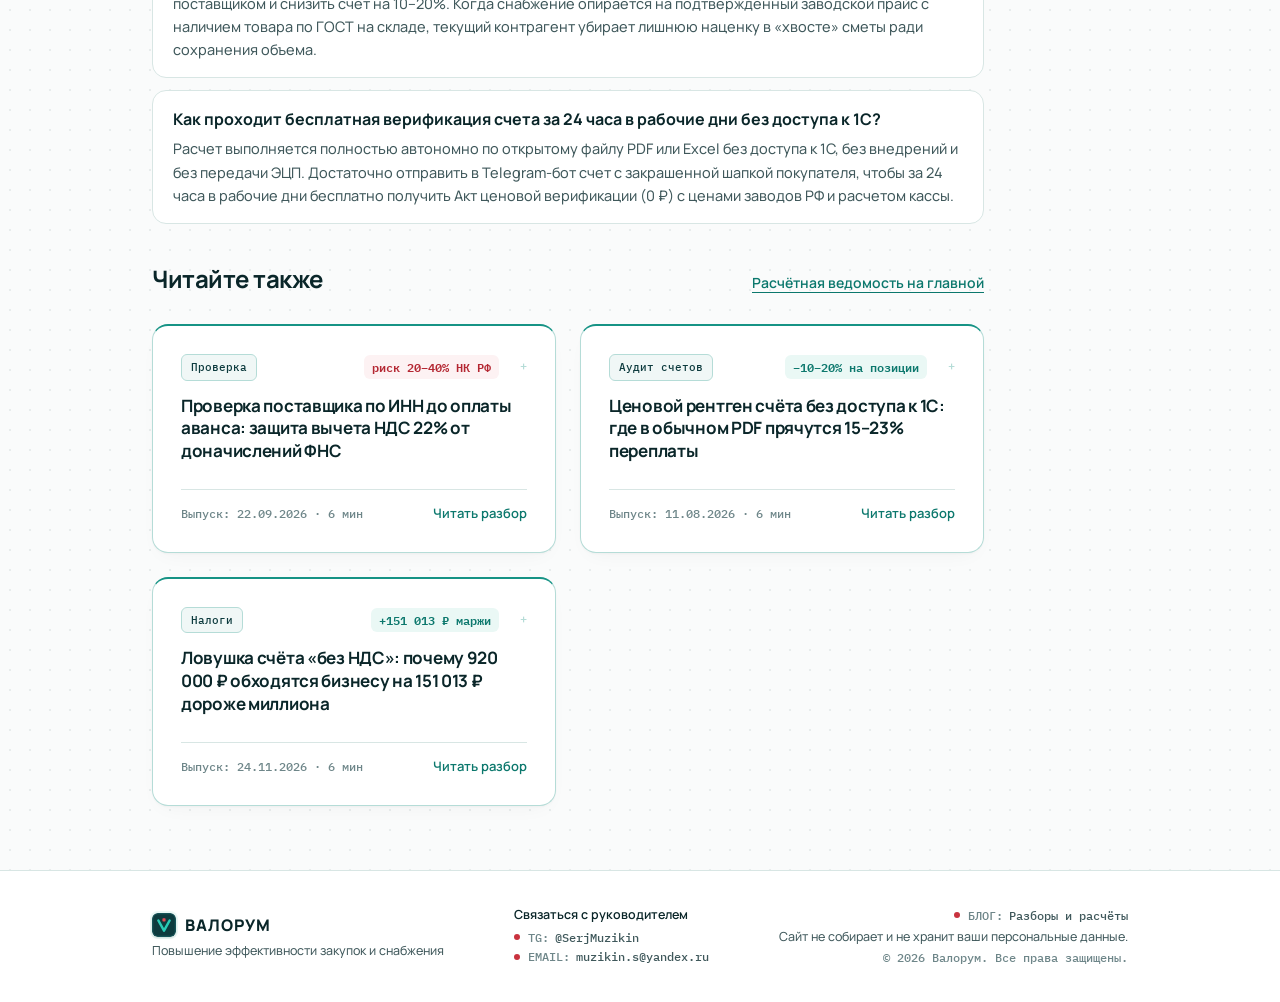
<file: blog/pravilo-trekh-schetov-pereplata/index.html>
<!DOCTYPE html>
<html lang="ru" class="scroll-smooth">
<head>
<meta charset="UTF-8">
<meta name="viewport" content="width=device-width, initial-scale=1.0">
<title>Правило трёх счетов в закупках: где теряются 10–25% — Валорум</title>
<meta name="description" content="Почему внутреннее правило трёх счетов в закупках не защищает собственника от переплаты 10–25%: разбор сметы на 5 000 000 ₽ и возврат +815 553 ₽ чистой прибыли через прайсы заводов РФ.">
<meta name="author" content="Сергей Музыкин (@SerjMuzikin)">
<meta name="robots" content="index, follow">
<meta name="theme-color" content="#FFFFFF">
<link rel="icon" type="image/svg+xml" href="/favicon.svg">
<link rel="manifest" href="/site.webmanifest">
<link rel="canonical" href="https://valorum.ru/blog/pravilo-trekh-schetov-pereplata/">
<meta property="og:type" content="article">
<meta property="og:locale" content="ru_RU">
<meta property="og:site_name" content="Валорум">
<meta property="og:url" content="https://valorum.ru/blog/pravilo-trekh-schetov-pereplata/">
<meta property="og:title" content="Правило трёх счетов в закупках: где теряются 10–25% — Валорум">
<meta property="og:description" content="Почему внутреннее правило трёх счетов в закупках не защищает собственника от переплаты 10–25%: разбор сметы на 5 000 000 ₽ и возврат +815 553 ₽ чистой прибыли через прайсы заводов РФ.">
<meta property="og:image" content="https://valorum.ru/blog/og-antifraud.png">
<meta property="og:image:type" content="image/png">
<meta property="og:image:width" content="1200">
<meta property="og:image:height" content="630">
<meta property="og:image:alt" content="Правило трёх счетов в закупках: где теряются 10–25% — Валорум">
<meta property="article:published_time" content="2026-11-10T10:00:00+03:00">
<meta property="article:modified_time" content="2026-11-28T12:00:00+03:00">
<meta property="article:section" content="Аудит счетов и смет">
<meta property="article:author" content="Сергей Музыкин">
<meta name="twitter:card" content="summary_large_image">
<meta name="twitter:image" content="https://valorum.ru/blog/og-antifraud.png">
<script type="application/ld+json">{"@context":"https://schema.org","@graph":[{"@type":"BlogPosting","@id":"https://valorum.ru/blog/pravilo-trekh-schetov-pereplata/#article","headline":"Иллюзия «трёх КП»: как регламент снабжения пропускает 10–25% переплаты в смете","description":"Почему внутреннее правило трёх счетов в закупках не защищает собственника от переплаты 10–25%: разбор сметы на 5 000 000 ₽ и возврат +815 553 ₽ чистой прибыли через прайсы заводов РФ.","url":"https://valorum.ru/blog/pravilo-trekh-schetov-pereplata/","datePublished":"2026-11-10T10:00:00+03:00","dateModified":"2026-11-28T12:00:00+03:00","inLanguage":"ru-RU","articleSection":"Аудит счетов и смет","author":{"@type":"Person","name":"Сергей Музыкин","jobTitle":"Руководитель «Валорум»","url":"https://t.me/SerjMuzikin"},"publisher":{"@type":"Organization","@id":"https://valorum.ru/#org","name":"Валорум","url":"https://valorum.ru/","logo":"https://valorum.ru/favicon.svg"},"isPartOf":{"@type":"Blog","@id":"https://valorum.ru/blog/#blog","name":"Экономика закупок — Валорум","url":"https://valorum.ru/blog/"},"image":"https://valorum.ru/blog/og-antifraud.png","mainEntityOfPage":"https://valorum.ru/blog/pravilo-trekh-schetov-pereplata/","keywords":"правило трёх счетов в закупках"},{"@type":"BreadcrumbList","itemListElement":[{"@type":"ListItem","position":1,"name":"Главная","item":"https://valorum.ru/"},{"@type":"ListItem","position":2,"name":"Разборы","item":"https://valorum.ru/blog/"},{"@type":"ListItem","position":3,"name":"Иллюзия «трёх КП»: как регламент снабжения пропускает 10–25% переплаты в смете","item":"https://valorum.ru/blog/pravilo-trekh-schetov-pereplata/"}]},{"@type":"FAQPage","mainEntity":[{"@type":"Question","name":"Почему три коммерческих предложения не защищают компанию от переплаты 10–25%?","acceptedAnswer":{"@type":"Answer","text":"Три счета от посредников одного рыночного эшелона сравнивают наценки перекупщиков между собой, а не с ценой производителя. При разбросе заводских цен РФ на один ГОСТ от 30,7% и наценке 35–45% в «хвосте» спецификации даже младший счет комплектовщика оставляет в смете 5 000 000 ₽ от 500 000 до 1 250 000 ₽ потерь кассы."}},{"@type":"Question","name":"Выгодно ли дробить комплексный счет на несколько профильных заводов и баз РФ?","acceptedAnswer":{"@type":"Answer","text":"Да, разделение смешанной сметы на 3–4 профильных поставщика окупается на партиях от 1–5 млн ₽ даже с раздельной доставкой. На смете 5 000 000 ₽ прямой выход на заводы и базы первого уровня РФ снижает счет до 4 270 000 ₽ и с учетом тары и отсрочки 30 дней дает +815 553 ₽ чистой прибыли на ОСНО."}},{"@type":"Question","name":"Можно ли снизить цену у текущего поставщика без смены партнера и срыва сроков?","acceptedAnswer":{"@type":"Answer","text":"Да, живые котировки прямых заводов РФ позволяют провести предметную переторжку с действующим поставщиком и снизить счет на 10–20%. Когда снабжение опирается на подтвержденный заводской прайс с наличием товара по ГОСТ на складе, текущий контрагент убирает лишнюю наценку в «хвосте» сметы ради сохранения объема."}},{"@type":"Question","name":"Как проходит бесплатная верификация счета за 24 часа в рабочие дни без доступа к 1С?","acceptedAnswer":{"@type":"Answer","text":"Расчет выполняется полностью автономно по открытому файлу PDF или Excel без доступа к 1С, без внедрений и без передачи ЭЦП. Достаточно отправить в Telegram-бот счет с закрашенной шапкой покупателя, чтобы за 24 часа в рабочие дни бесплатно получить Акт ценовой верификации (0 ₽) с ценами заводов РФ и расчетом кассы."}}]}]}</script>
<link rel="preload" href="/manrope-latin-cyrillic-var.woff2" as="font" type="font/woff2" crossorigin>
<link rel="stylesheet" href="/styles.css?v=b8711991">
<link rel="stylesheet" href="/components.css?v=7ac595a7">
<link rel="stylesheet" href="/blog.css?v=4e0601e5">
<link rel="stylesheet" href="/utilities.css?v=2aaa250e">
<noscript><style>.reveal-item{opacity:1!important;transform:none!important}</style></noscript>
</head>
<body id="top" class="antialiased selection:bg-[#0D3B3E] selection:text-white">
<svg width="0" height="0" style="position:absolute;overflow:hidden" aria-hidden="true"><symbol id="valorum-mark" viewBox="0 0 32 32"><rect width="32" height="32" rx="7.5" fill="#0D3B3E"/><rect x="1" y="1" width="30" height="30" rx="6.5" fill="none" stroke="#1C686D" stroke-width="1"/><path d="M8.5 10L16 23.5L23.5 10" fill="none" stroke="#29CBB6" stroke-width="3.3" stroke-linecap="round" stroke-linejoin="round"/><rect x="13.9" y="7" width="4.2" height="4.2" rx="1" fill="#E04854"/></symbol></svg>
<header class="blog-header"><div class="blog-header-inner"><div class="blog-header-left"><a href="/" class="brand-lockup shrink-0" aria-label="Валорум — главная страница"><svg class="brand-logo-box" aria-hidden="true"><use href="#valorum-mark"/></svg><span class="brand-wordmark">ВАЛОРУМ</span></a><span class="blog-header-sep" aria-hidden="true"></span><span class="blog-header-sub">Повышение эффективности закупок и снабжения</span></div><div class="blog-header-right"><a href="/blog/" class="header-nav-link shrink-0">Разборы и расчёты</a><a href="#blog-cta" class="btn-header-outline blog-header-btn">Обсудить задачу</a></div></div><div id="scroll-telemetry" aria-hidden="true"></div></header>
<main class="blog-main"><article class="blog-article-wrap">
<nav class="blog-breadcrumbs" aria-label="Хлебные крошки"><a href="/">Главная</a><span>/</span><a href="/blog/">Разборы</a><span>/</span><span aria-current="page">Иллюзия «трёх КП»: как регламент снабжения пропускает 10–25% переплаты в смете</span></nav>
<header class="blog-article-header"><div class="blog-meta tabular-nums"><span class="blog-rubric-badge">Аудит счетов и смет</span><span class="blog-metric blog-metric--crimson">переплата 10–25%</span><span class="blog-meta-chip">Выпуск: <time datetime="2026-11-10T10:00:00+03:00">10.11.2026</time></span><span class="blog-meta-chip">Обновлено на сайте: <time datetime="2026-11-28T12:00:00+03:00">28.11.2026</time> · НК РФ 2026</span><span class="blog-meta-chip">Автор: Сергей Музыкин, руководитель «Валорум» · 6 мин</span></div><h1 class="blog-h1">Иллюзия «трёх КП»: как регламент снабжения пропускает 10–25% переплаты в смете</h1><p class="blog-lead">На смете в 5 000 000 ₽ показываем, почему выбор младшего из трёх счетов комплектовщиков скрывает 815 553 ₽ упущенной прибыли — и как независимый заводской ориентир выравнивает цены.</p></header>
<section class="blog-tldr" aria-label="Суть и цифры за 30 секунд"><h2 class="blog-block-title">Суть и цифры за 30 секунд</h2><ul class="blog-tldr-list tabular-nums"><li>Сравнение трех КП перекупщиков одного эшелона маскирует завышение базовых ставок и наценку в «хвосте» сметы, оставляя 10–25% переплаты (500 000 – 1 250 000 ₽ на партии 5 000 000 ₽).</li><li>На смете из 42 строк переход от комплектовщика (5 000 000 ₽, самовывоз и аванс) к заводам и базам РФ (4 270 000 ₽, доставка и 30 дней отсрочки) сохраняет 947 192 ₽ кассы и +815 553 ₽ чистой прибыли ОСНО.</li><li>По модели Дюпона каждый 1 ₽ закупочной экономии переходит в прибыль EBIT 1 к 1: упущенные на смете 500 000 – 1 250 000 ₽ требуют от отдела продаж принести 5,0–25,0 млн ₽ новой выручки.</li></ul></section>
<div class="blog-prose tabular-nums">
<section class="blog-section"><h2>Почему выбор младшего из трёх счетов на смете 5 000 000 ₽ оставляет 10–25% переплаты?</h2><p>Во многих производственных и строительных компаниях действует жёсткое правило: бухгалтерия не оплачивает заявку без трёх коммерческих предложений. К смете аккуратно подшиваются три счёта с первой страницы поиска — допустим, на 5 380 000 ₽, 5 190 000 ₽ и 5 000 000 ₽ с НДС 22%; регламент соблюдён, видна разница до 380 000 ₽, и младший счёт получает визу в оплату.</p><p>Ловушка кроется в базе отсчета: все три фирмы часто берут прокат, кабель и арматуру на одних региональных базах без своего склада. На полигоне «Валорум» (1 882 контакта, 1 023 юрлица, 214 складов и 85 прямых заводов и баз РФ) разброс цен на один ГОСТ по 83 позициям стартует от 30,7%, поэтому отбор среди перекупщиков оставляет 10–25% переплаты (500 000 – 1 250 000 ₽).</p></section>
<section class="blog-section"><h2>Как в комплектах из трех КП прячется наценка между «якорем» и «хвостом» спецификации?</h2><p>Комплектовщики знают механику согласования: директор и финансист сверяют итоговую сумму и 3–5 самых тяжелых строк. На это ядро (ходовую арматуру А500С, стальную трубу 57х3,5 или кабель ВВГнг(А)-LS) ставится минимальная якорная маржа 2–4%, создающая иллюзию крупнооптового прайса по всей спецификации.</p><p>Основной доход переносится в «хвост» сметы (20–40% позиций): фланцы, отводы, крепеж, муфты и задвижки 30с41нж, где без построчной сверки наценка достигает 35–45%. А если в таблицу без пересчета попал счет на УСН со ставкой НДС 5% (5/105 = 4,76%) или 7% (7/107 = 6,54%) против ОСНО 22% (22/122 = 18,03%), компания теряет еще 13,27% или 11,49% на вычете.</p></section>
<section class="blog-section"><h2>Где на смете 5 000 000 ₽ набегают 815 553 ₽ потери прибыли и 947 192 ₽ оттока кассы?</h2><p>В победившем счете из 42 строк на 5 000 000 ₽ с НДС 22% пять якорных позиций стоят 3 500 000 ₽ против 3 190 000 ₽ у заводов и баз РФ (+310 000 ₽), а 37 строк «хвоста» — 1 500 000 ₽ против 1 080 000 ₽ (+420 000 ₽, наценка 38,9%). Номинал падает до 4 270 000 ₽ (−730 000 ₽), а за вычетом НДС 22% (901 639 ₽ против 770 000 ₽) чистая база ТМЦ снижается с 4 098 361 ₽ до 3 500 000 ₽ (+598 361 ₽).</p><p>Сверх таблицы КП комплектовщик выставляет без НДС тару, резку и самовывоз (+135 000 ₽) и требует 100% аванс. Заморозка 5 000 000 ₽ на 30 календарных дней под 20% годовых стоит 5 000 000 * 0,20 * 30 / 365 = 82 192 ₽ против доставки и отсрочки 30 дней у прямых баз РФ. Итог: +947 192 ₽ потока с НДС и +815 553 ₽ чистой прибыли EBIT.</p></section>
<section class="blog-section"><h2>Почему штатный снабженец не успевает вручную дробить длинную смету до заводов РФ?</h2><p>Причина переплат — операционная перегрузка, а не ошибка людей: до 75% дня штатного закупщика занимают первичные УПД в 1С, рейсы, сверки и срочные замены с объекта. Чтобы разбить смешанную смету из 42 строк на 4 профильных завода и базы РФ, сверить ГОСТ с ТУ и дозвониться за живыми остатками, нужно два полных дня чистой аналитики.</p><p>Штатный закупщик в 2026 году обходится в 2,39–3,51 млн ₽ в год при взносах 30% (или 2,0–3,0 млн ₽ на льготе МСП 7,6% сверх 1,5 МРОТ по п. 13.2 ст. 427 НК РФ) при текучести 19,9%. При рычаге 1 ₽ экономии = 10–20 ₽ выручки потеря +815 553 ₽ прибыли требует продать еще на 8,16 млн ₽ в сервисе, 10,19 млн ₽ в производстве или 16,31 млн ₽ в опте.</p></section>
<section class="blog-section"><h2>Как внедрить эталон прямых заводов РФ по ГОСТ без конфликтов в штате и без доступа к 1С?</h2><p>Сверка цен проходит конструктивно для отдела снабжения, когда команда получает независимый заводской ориентир до оплаты. Каждого производителя и базу РФ проверяют по ИНН 77XXXXXXXX в открытых реестрах ЕГРЮЛ, ФНС, ФССП, судов и ЕФРСБ (защита от снятия вычета НДС 22% и штрафов 20–40% по ст. 54.1 НК РФ) с проверкой живого остатка и паспорта ОТК.</p><p>«Валорум» работает параллельно отделу по открытым PDF и Excel-счетам без доступа к 1С и с 0% собственной наценки в цене товара: прямой договор заключается с заводом РФ либо живые котировки позволяют провести переторжку действующего поставщика на 10–20%. За 24 часа в рабочие дни по 1–3 позициям готовится бесплатный Акт ценовой верификации (0 ₽), а торг под объём в сопровождении идёт без процента от экономии и с правилом 0 ₽ без результата.</p></section>
</div>
<section class="valorum-ledger" aria-label="Финансовая ведомость"><h2 class="blog-block-title">Финансовая ведомость сметы 5 000 000 ₽ на ОСНО: младший из 3 счетов посредников против прямых заводов и баз РФ (НК РФ 2026, деньги 20% годовых, цикл 30 дней)</h2><div class="valorum-table-wrap"><table class="tabular-nums"><thead><tr><th>Статья расчета сметы</th><th>Лучший из 3 КП посредников</th><th>Эталон заводов и баз РФ</th><th>Эффект для покупателя</th></tr></thead><tbody><tr><td class="val-ink">Ядро сметы по ГОСТ (5 позиций, с НДС 22%)</td><td data-label="Лучший из 3 КП" class="ledger-num val-ink">3 500 000 ₽</td><td data-label="Заводов и баз РФ" class="ledger-num val-ink">3 190 000 ₽</td><td data-label="Эффект" class="ledger-num val-good">+310 000 ₽ по телу счета</td></tr><tr><td class="val-ink">«Хвост» спецификации (37 позиций, с НДС 22%)</td><td data-label="Лучший из 3 КП" class="ledger-num val-ink">1 500 000 ₽</td><td data-label="Заводов и баз РФ" class="ledger-num val-ink">1 080 000 ₽</td><td data-label="Эффект" class="ledger-num val-good">+420 000 ₽ по телу счета</td></tr><tr><td class="val-ink">Вычет входного НДС (22/122 = 18,03%)</td><td data-label="Лучший из 3 КП" class="ledger-num val-good">−901 639 ₽</td><td data-label="Заводов и баз РФ" class="ledger-num val-good">−770 000 ₽</td><td data-label="Эффект" class="ledger-num val-good">+598 361 ₽ чистой базы ТМЦ</td></tr><tr><td class="val-ink">Тара, резка и доставка (без НДС)</td><td data-label="Лучший из 3 КП" class="ledger-num val-bad">+135 000 ₽ (отдельно)</td><td data-label="Заводов и баз РФ" class="ledger-num val-ink">0 ₽ (в цене партии)</td><td data-label="Эффект" class="ledger-num val-good">+135 000 ₽ экономии</td></tr><tr><td class="val-ink">Цена денег за 30 дней при 20% годовых</td><td data-label="Лучший из 3 КП" class="ledger-num val-bad">+82 192 ₽ (100% аванс)</td><td data-label="Заводов и баз РФ" class="ledger-num val-ink">0 ₽ (отсрочка 30 дн.)</td><td data-label="Эффект" class="ledger-num val-good">+82 192 ₽ на ликвидности</td></tr><tr><td class="val-ink">Итого чистая нагрузка на прибыль ОСНО</td><td data-label="Лучший из 3 КП" class="ledger-num val-ink">4 315 553 ₽</td><td data-label="Заводов и баз РФ" class="ledger-num val-ink">3 500 000 ₽</td><td data-label="Эффект" class="ledger-num val-good">+815 553 ₽ чистой прибыли</td></tr></tbody></table></div><p class="blog-ledger-summary tabular-nums">Итог по смете: переход от выбора из 3 счетов комплектовщиков (5 000 000 ₽) к закупке на заводах и оптовых базах РФ (4 270 000 ₽ с доставкой и отсрочкой 30 дней) высвобождает 947 192 ₽ кассового потока с НДС и приносит +815 553 ₽ чистой прибыли EBIT (эквивалент 8,16–16,31 млн ₽ новой выручки).</p></section>
<figure class="blog-diagram"><svg xmlns="http://www.w3.org/2000/svg" viewBox="0 0 720 363" class="blog-diagram-svg" aria-hidden="true"><rect x="1" y="1" width="718" height="361" rx="14" fill="#FAFBFB" stroke="#B5DCD7" stroke-width="1.5"/><text x="24" y="34" class="dt"><tspan x="24" dy="0">Структура переплаты на смете 5 000 000 ₽ при выборе из 3</tspan><tspan x="24" dy="21">КП</tspan></text><rect x="24" y="77" width="672" height="60" rx="6" fill="#FDF2F3" stroke="#C9333E" stroke-width="1"/><text x="38" y="100"><tspan x="38" dy="0">Ядро сметы (5 позиций ГОСТ, 70%)</tspan><tspan x="38" dy="21" class="ds">3,50 млн против 3,19 млн ₽ с НДС</tspan></text><text x="682" y="112" class="dm de dr">−310 000 ₽ в счете</text><rect x="24" y="147" width="672" height="60" rx="6" fill="#FDF2F3" stroke="#C9333E" stroke-width="1"/><text x="38" y="170"><tspan x="38" dy="0">«Хвост» спецификации (37 строк, 30%)</tspan><tspan x="38" dy="21" class="ds">Наценка 38,9% без построчной сверки</tspan></text><text x="682" y="182" class="dm de dr">−420 000 ₽ в счете</text><rect x="24" y="217" width="672" height="60" rx="6" fill="#FDF2F3" stroke="#C9333E" stroke-width="1"/><text x="38" y="240"><tspan x="38" dy="0">Тара, резка, рейс и 30 дн. аванса</tspan><tspan x="38" dy="21" class="ds">135 000 ₽ доплат + 82 192 ₽ денег</tspan></text><text x="682" y="252" class="dm de dr">−217 192 ₽ кассы</text><rect x="24" y="287" width="672" height="60" rx="6" fill="#EAF8F5" stroke="#169385" stroke-width="1"/><text x="38" y="310"><tspan x="38" dy="0">Чистый прирост прибыли EBIT на ОСНО</tspan><tspan x="38" dy="21" class="ds">Кассовый поток с НДС +947 192 ₽</tspan></text><text x="682" y="322" class="dm de dg">+815 553 ₽ нетто</text></svg><figcaption>Структура переплаты на смете 5 000 000 ₽ с НДС 22% при выборе младшего из трех КП комплектовщиков против прямой закупки по ГОСТ у заводов и баз РФ.</figcaption></figure>
<section class="blog-checklist-wrap"><h2 class="blog-block-title">Чек-лист собственника и CFO</h2><ul class="blog-checklist"><li>1. Включайте в конкурентный лист минимум одно прямое КП от завода-изготовителя или профильной базы РФ, а не три счета универсальных посредников.</li><li>2. Делите смешанную смету на группы по ГОСТ и сверяйте цены не только на 3–5 якорных строках, но и по всему «хвосту» спецификации.</li><li>3. Сводите все КП к нетто-кассе ОСНО с вычетом НДС (22/122 = 18,03%, УСН 7/107 = 6,54%, УСН 5/105 = 4,76%), тарой, резкой и доставкой.</li><li>4. Считайте цену отвлечения денег по формуле S * 0,20 * D / 365 и переводите рабочие дни отсрочки в календарные (30 рабочих = 42 календарных).</li><li>5. До аванса проверяйте поставщика по ИНН 77XXXXXXXX в ЕГРЮЛ, ФНС, ФССП, судах и ЕФРСБ с подтверждением складского остатка и паспорта ОТК.</li></ul></section>
<div id="blog-cta" class="dark-green-banner reveal-item"><span class="corner-tick tl"></span><span class="corner-tick tr"></span><span class="corner-tick bl"></span><span class="corner-tick br"></span><div class="relative"><h2 class="section-h2">Сверьте победивший счёт из «трёх КП» с прямыми заводами РФ за 0 ₽</h2><p class="blog-banner-text tabular-nums">Пришлите согласованный счёт или смету в PDF/Excel в Telegram-бот: за 24 часа в рабочие дни бесплатно соберём контрольные котировки заводов и федеральных баз РФ по 1–3 позициям, проверим ИНН и выдадим Акт ценовой верификации (0 ₽, без доступа к 1С).</p><a href="https://t.me/valorum_official_bot?start=landing_cta" data-bot-cta data-bot-camp="bg-a10" target="_blank" rel="noopener noreferrer" class="btn-valorum blog-cta-btn"><span>Сверить ваш счёт с заводами РФ за 0 ₽</span></a></div></div>
<section class="blog-faq" data-faq-visible><h2 class="blog-block-title">Частые вопросы</h2>
<div class="blog-faq-item"><h3 class="blog-faq-q">Почему три коммерческих предложения не защищают компанию от переплаты 10–25%?</h3><p class="blog-faq-a">Три счета от посредников одного рыночного эшелона сравнивают наценки перекупщиков между собой, а не с ценой производителя. При разбросе заводских цен РФ на один ГОСТ от 30,7% и наценке 35–45% в «хвосте» спецификации даже младший счет комплектовщика оставляет в смете 5 000 000 ₽ от 500 000 до 1 250 000 ₽ потерь кассы.</p></div>
<div class="blog-faq-item"><h3 class="blog-faq-q">Выгодно ли дробить комплексный счет на несколько профильных заводов и баз РФ?</h3><p class="blog-faq-a">Да, разделение смешанной сметы на 3–4 профильных поставщика окупается на партиях от 1–5 млн ₽ даже с раздельной доставкой. На смете 5 000 000 ₽ прямой выход на заводы и базы первого уровня РФ снижает счет до 4 270 000 ₽ и с учетом тары и отсрочки 30 дней дает +815 553 ₽ чистой прибыли на ОСНО.</p></div>
<div class="blog-faq-item"><h3 class="blog-faq-q">Можно ли снизить цену у текущего поставщика без смены партнера и срыва сроков?</h3><p class="blog-faq-a">Да, живые котировки прямых заводов РФ позволяют провести предметную переторжку с действующим поставщиком и снизить счет на 10–20%. Когда снабжение опирается на подтвержденный заводской прайс с наличием товара по ГОСТ на складе, текущий контрагент убирает лишнюю наценку в «хвосте» сметы ради сохранения объема.</p></div>
<div class="blog-faq-item"><h3 class="blog-faq-q">Как проходит бесплатная верификация счета за 24 часа в рабочие дни без доступа к 1С?</h3><p class="blog-faq-a">Расчет выполняется полностью автономно по открытому файлу PDF или Excel без доступа к 1С, без внедрений и без передачи ЭЦП. Достаточно отправить в Telegram-бот счет с закрашенной шапкой покупателя, чтобы за 24 часа в рабочие дни бесплатно получить Акт ценовой верификации (0 ₽) с ценами заводов РФ и расчетом кассы.</p></div>
</section>
<section class="blog-related"><div class="blog-related-head"><h2 class="blog-block-title">Читайте также</h2><a href="/#financial-ledger" class="blog-ledger-anchor">Расчётная ведомость на главной</a></div><div class="blog-grid">
<article class="valorum-card valorum-card--flex blog-card" data-rubric="check"><div><div class="blog-card-top"><span class="blog-rubric-badge">Проверка</span><span class="blog-metric tabular-nums blog-metric--crimson">риск 20–40% НК РФ</span></div><h2 class="blog-card-title"><a href="/blog/proverka-postavshchika-po-inn/">Проверка поставщика по ИНН до оплаты аванса: защита вычета НДС 22% от доначислений ФНС</a></h2></div><div class="blog-card-footer tabular-nums"><span class="blog-card-meta">Выпуск: <time datetime="2026-09-22T10:00:00+03:00">22.09.2026</time> · 6 мин</span><a href="/blog/proverka-postavshchika-po-inn/" class="blog-card-cta">Читать разбор</a></div></article>
<article class="valorum-card valorum-card--flex blog-card" data-rubric="antifraud"><div><div class="blog-card-top"><span class="blog-rubric-badge">Аудит счетов</span><span class="blog-metric tabular-nums blog-metric--good">−10–20% на позиции</span></div><h2 class="blog-card-title"><a href="/blog/audit-scheta-za-24-chasa-bez-1s/">Ценовой рентген счёта без доступа к 1С: где в обычном PDF прячутся 15–23% переплаты</a></h2></div><div class="blog-card-footer tabular-nums"><span class="blog-card-meta">Выпуск: <time datetime="2026-08-11T10:00:00+03:00">11.08.2026</time> · 6 мин</span><a href="/blog/audit-scheta-za-24-chasa-bez-1s/" class="blog-card-cta">Читать разбор</a></div></article>
<article class="valorum-card valorum-card--flex blog-card" data-rubric="tax"><div><div class="blog-card-top"><span class="blog-rubric-badge">Налоги</span><span class="blog-metric tabular-nums blog-metric--good">+151 013 ₽ маржи</span></div><h2 class="blog-card-title"><a href="/blog/schet-bez-nds-protiv-nds-22/">Ловушка счёта «без НДС»: почему 920 000 ₽ обходятся бизнесу на 151 013 ₽ дороже миллиона</a></h2></div><div class="blog-card-footer tabular-nums"><span class="blog-card-meta">Выпуск: <time datetime="2026-11-24T10:00:00+03:00">24.11.2026</time> · 6 мин</span><a href="/blog/schet-bez-nds-protiv-nds-22/" class="blog-card-cta">Читать разбор</a></div></article>
</div></section>
</article></main>
<footer class="blog-footer"><div class="blog-footer-inner"><div class="blog-footer-col"><a href="#top" class="brand-lockup" aria-label="Валорум — наверх страницы"><svg class="brand-logo-box" aria-hidden="true"><use href="#valorum-mark"/></svg><span class="brand-wordmark">ВАЛОРУМ</span></a><div class="blog-footer-sub">Повышение эффективности закупок и снабжения</div></div><div class="blog-footer-col"><div class="blog-footer-head">Связаться с руководителем</div><div class="blog-footer-links"><div class="blog-footer-row"><span class="footer-dot"></span><span class="blog-footer-lbl">TG:</span><a href="https://t.me/SerjMuzikin" target="_blank" rel="noopener noreferrer" class="footer-link">@SerjMuzikin</a></div><div class="blog-footer-row"><span class="footer-dot"></span><span class="blog-footer-lbl">EMAIL:</span><a href="mailto:muzikin.s@yandex.ru" class="footer-link">muzikin.s@yandex.ru</a></div></div></div><div class="blog-footer-legal"><div class="blog-footer-row"><span class="footer-dot"></span><span class="blog-footer-lbl">БЛОГ:</span><a href="/blog/" class="footer-link">Разборы и расчёты</a></div><div class="blog-footer-sub">Сайт не собирает и не хранит ваши персональные данные.</div><div class="blog-footer-copy">© 2026 Валорум. Все права защищены.</div></div></div></footer>
<div id="cookie-notice" class="cookie-notice" role="region" aria-label="Уведомление о cookie" hidden><p class="cookie-notice-text">Используем технические cookie-файлы для стабильной работы сайта и обезличенной статистики.</p><button type="button" id="cookie-accept-btn" class="cookie-notice-btn">Ок</button></div>
<script src="/kinematics.js?v=ee019feb" defer></script>
</body>
</html>
</file>
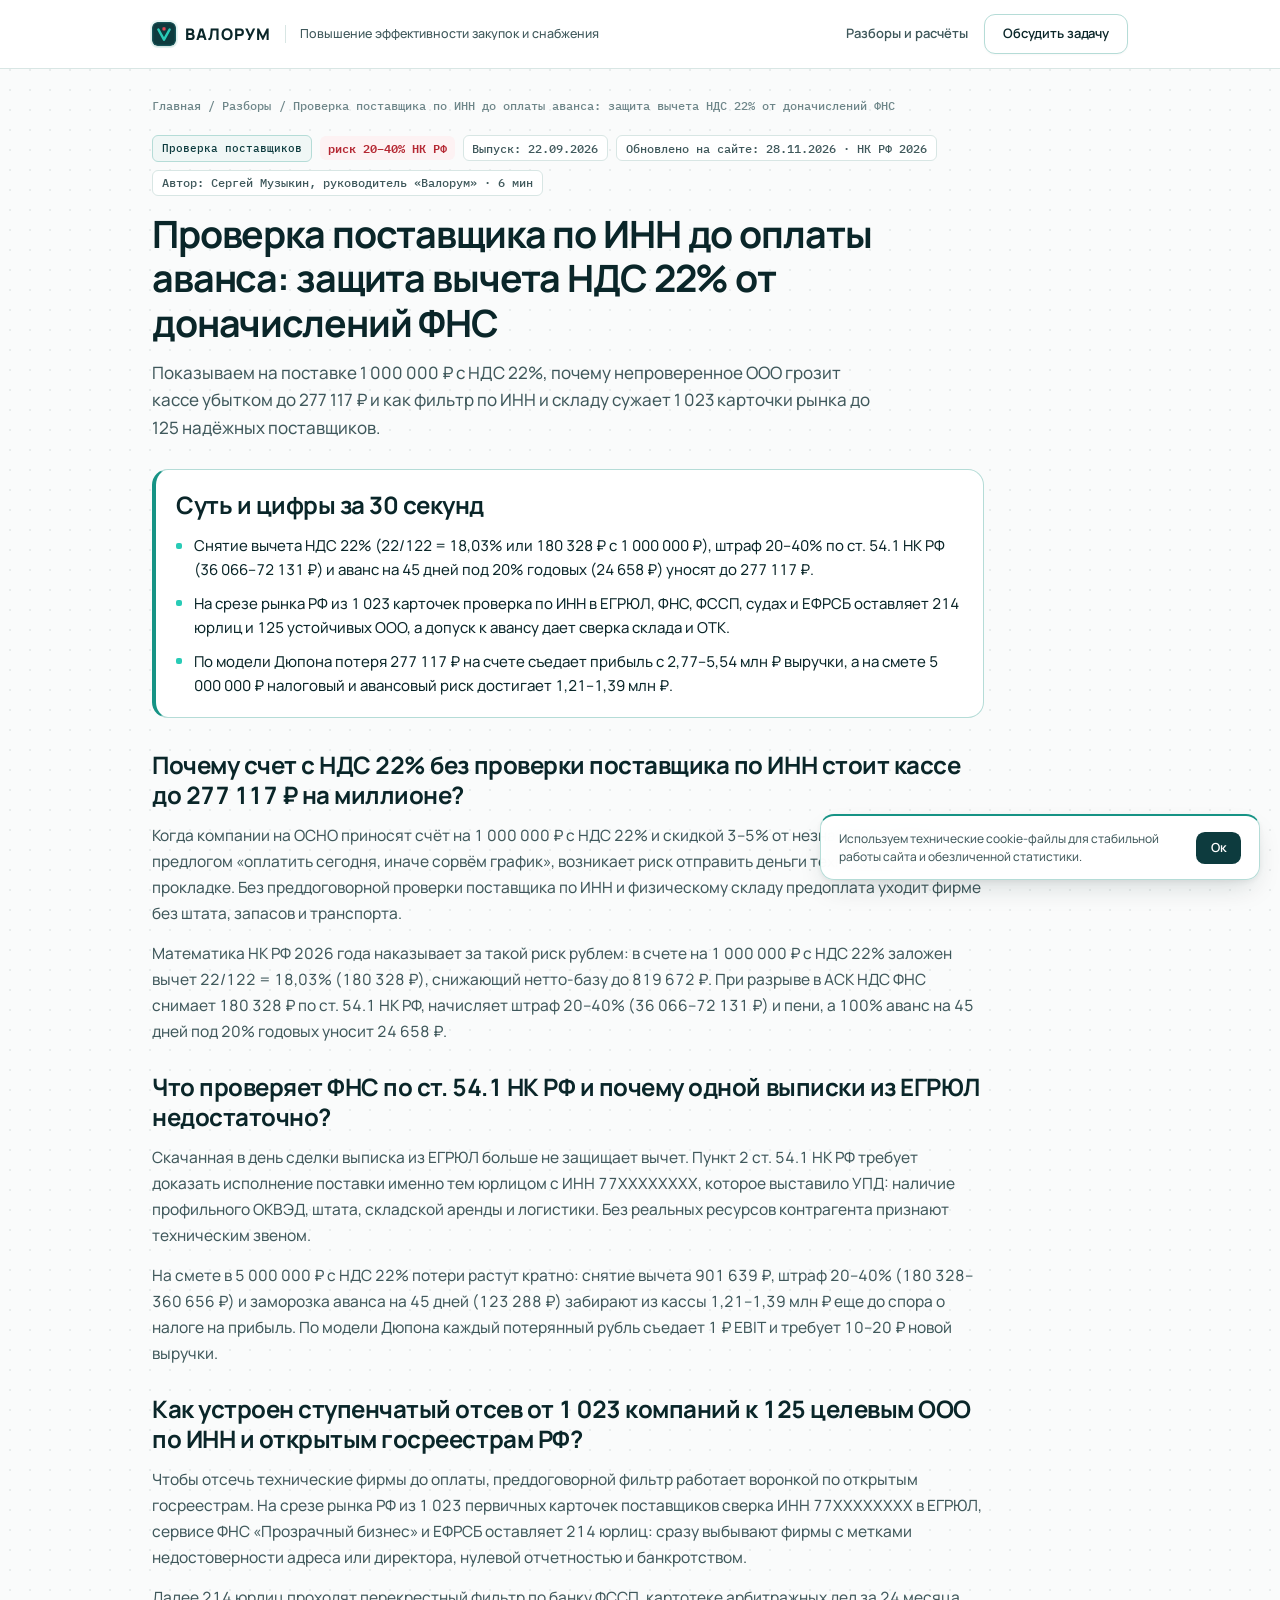
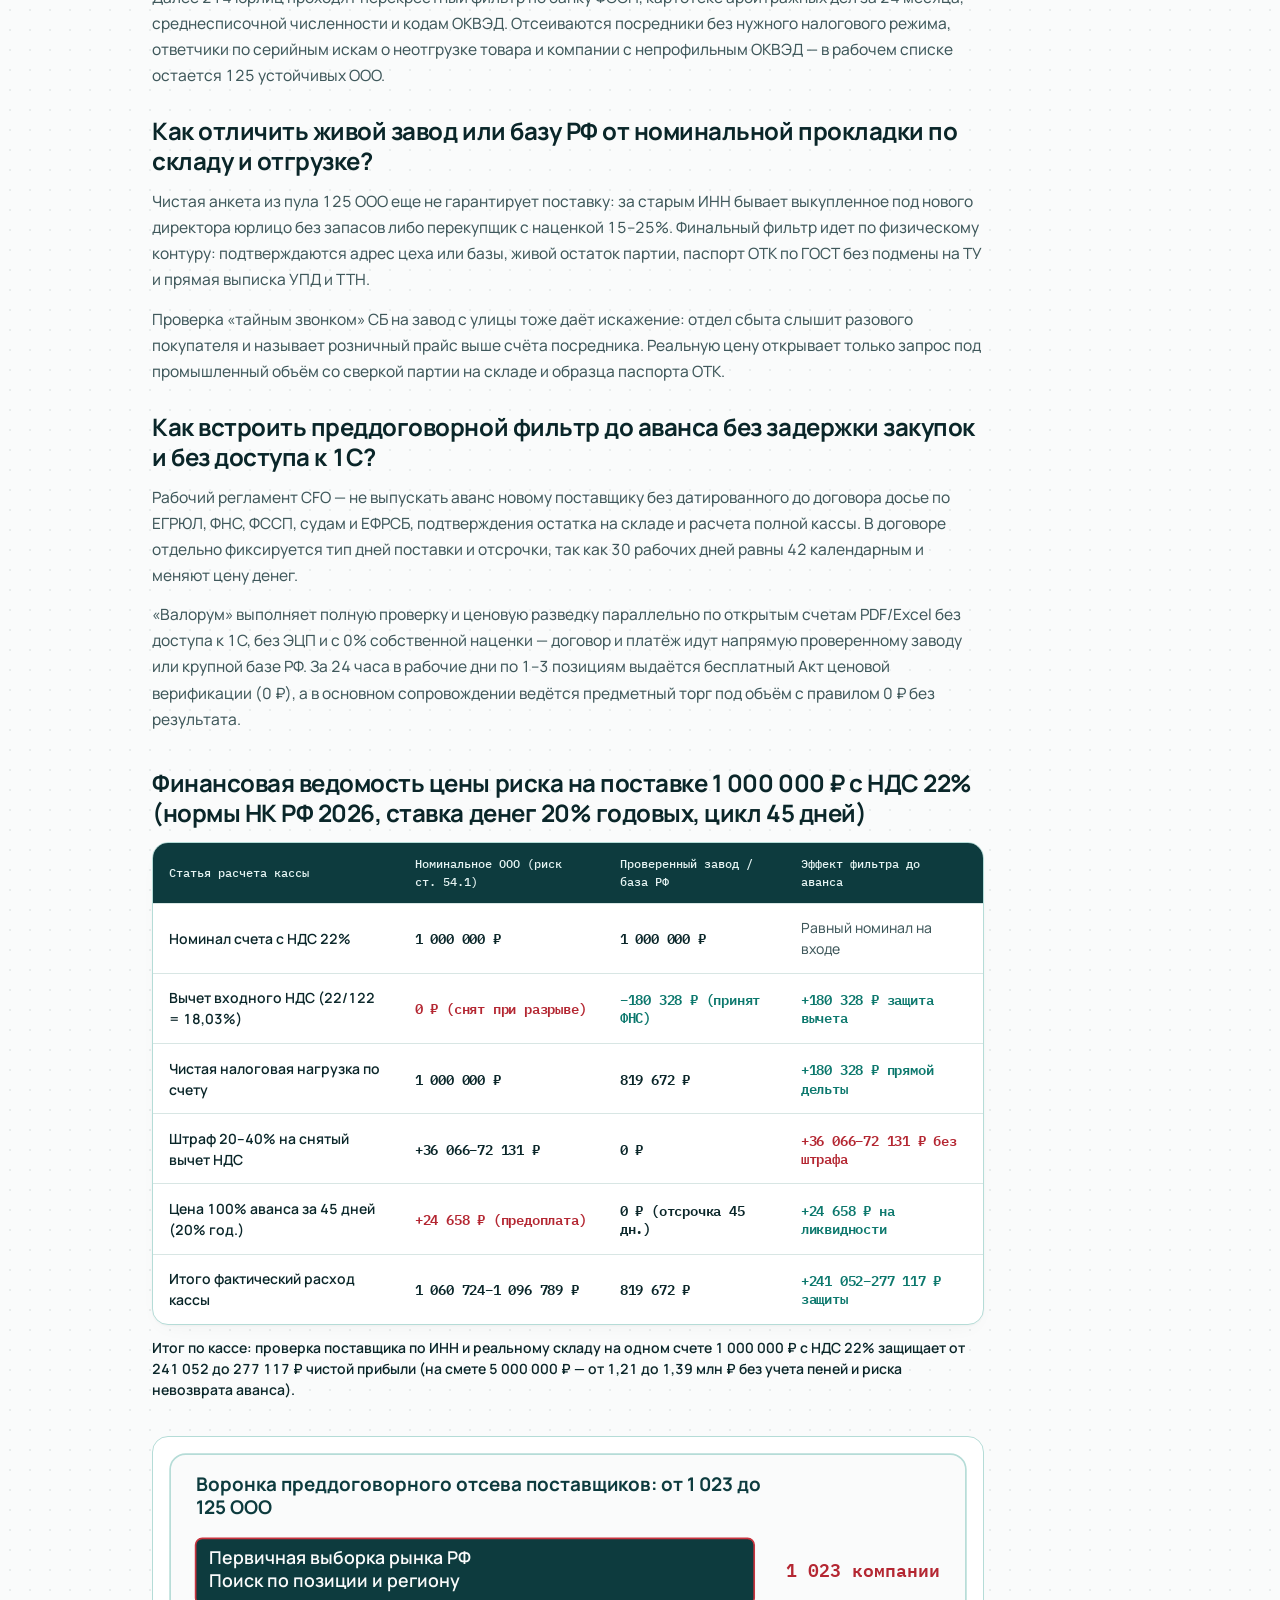
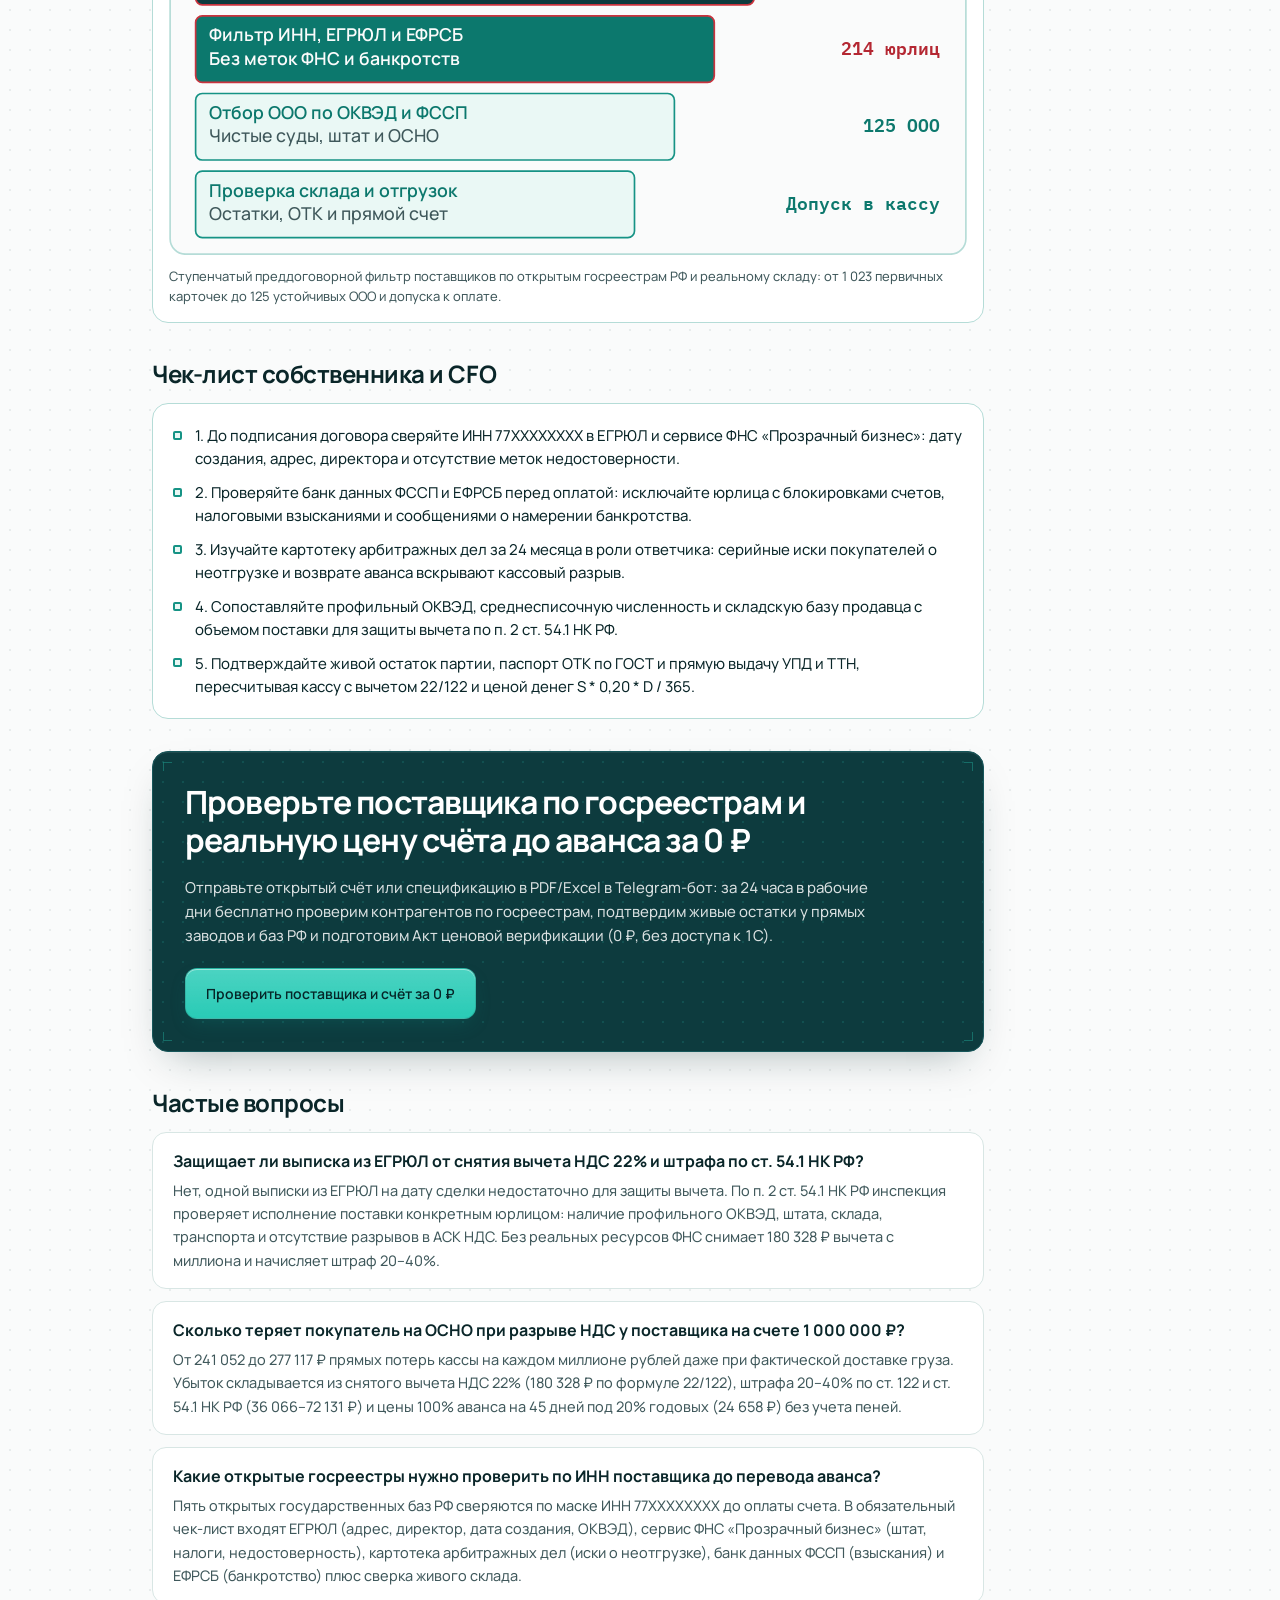
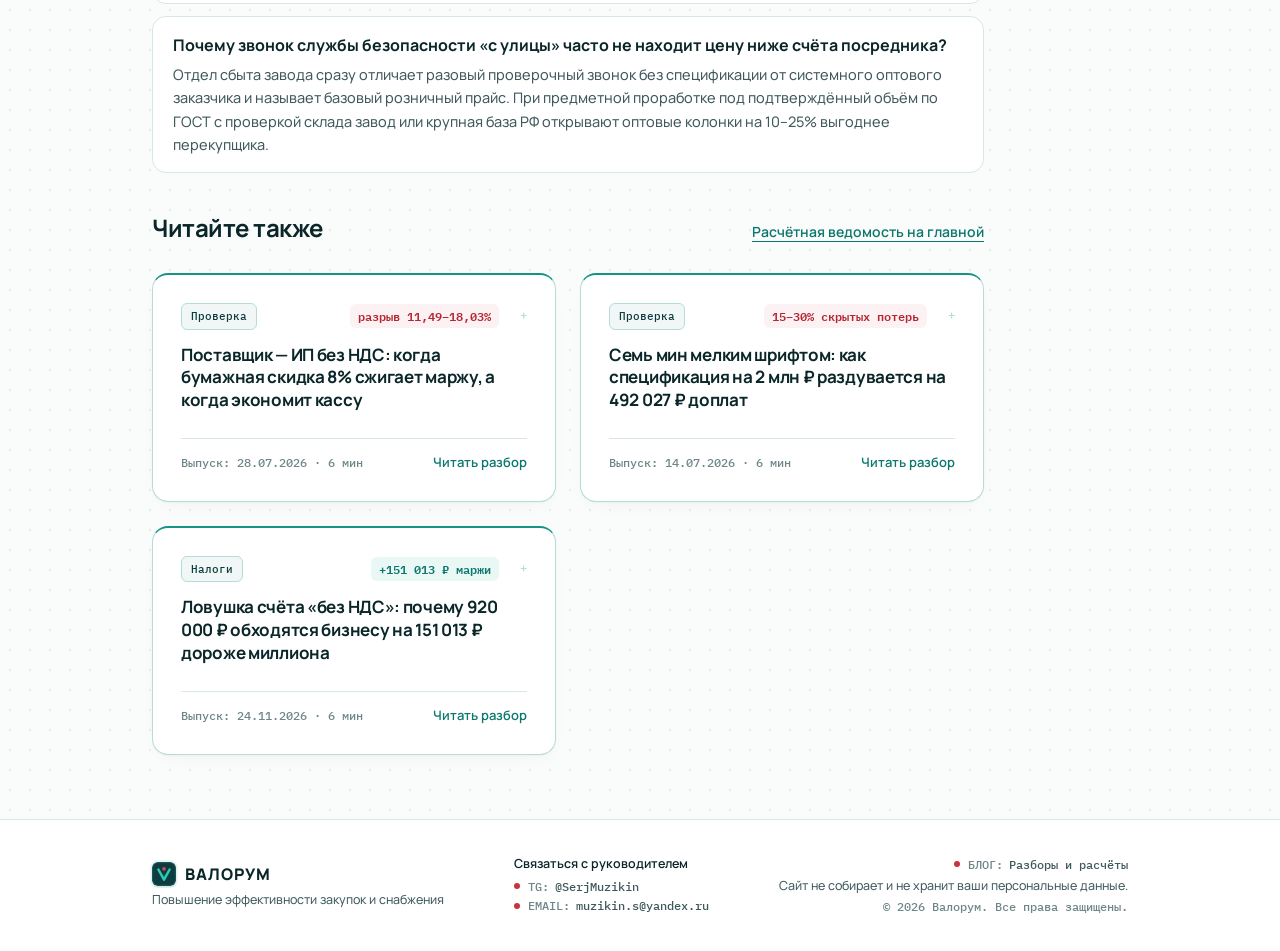
<file: blog/proverka-postavshchika-po-inn/index.html>
<!DOCTYPE html>
<html lang="ru" class="scroll-smooth">
<head>
<meta charset="UTF-8">
<meta name="viewport" content="width=device-width, initial-scale=1.0">
<title>Как проверить поставщика по ИНН до аванса (ст. 54.1) — Валорум</title>
<meta name="description" content="Как проверить поставщика по ИНН и открытым госреестрам до перевода аванса: отсев технических прокладок, защита вычета НДС 22% (180 328 ₽ с миллиона) и исключение штрафов 20–40% по ст. 54.1 НК РФ.">
<meta name="author" content="Сергей Музыкин (@SerjMuzikin)">
<meta name="robots" content="index, follow">
<meta name="theme-color" content="#FFFFFF">
<link rel="icon" type="image/svg+xml" href="/favicon.svg">
<link rel="manifest" href="/site.webmanifest">
<link rel="canonical" href="https://valorum.ru/blog/proverka-postavshchika-po-inn/">
<meta property="og:type" content="article">
<meta property="og:locale" content="ru_RU">
<meta property="og:site_name" content="Валорум">
<meta property="og:url" content="https://valorum.ru/blog/proverka-postavshchika-po-inn/">
<meta property="og:title" content="Как проверить поставщика по ИНН до аванса (ст. 54.1) — Валорум">
<meta property="og:description" content="Как проверить поставщика по ИНН и открытым госреестрам до перевода аванса: отсев технических прокладок, защита вычета НДС 22% (180 328 ₽ с миллиона) и исключение штрафов 20–40% по ст. 54.1 НК РФ.">
<meta property="og:image" content="https://valorum.ru/blog/og-check.png">
<meta property="og:image:type" content="image/png">
<meta property="og:image:width" content="1200">
<meta property="og:image:height" content="630">
<meta property="og:image:alt" content="Как проверить поставщика по ИНН до аванса (ст. 54.1) — Валорум">
<meta property="article:published_time" content="2026-09-22T10:00:00+03:00">
<meta property="article:modified_time" content="2026-11-28T12:00:00+03:00">
<meta property="article:section" content="Проверка поставщиков">
<meta property="article:author" content="Сергей Музыкин">
<meta name="twitter:card" content="summary_large_image">
<meta name="twitter:image" content="https://valorum.ru/blog/og-check.png">
<script type="application/ld+json">{"@context":"https://schema.org","@graph":[{"@type":"BlogPosting","@id":"https://valorum.ru/blog/proverka-postavshchika-po-inn/#article","headline":"Проверка поставщика по ИНН до оплаты аванса: защита вычета НДС 22% от доначислений ФНС","description":"Как проверить поставщика по ИНН и открытым госреестрам до перевода аванса: отсев технических прокладок, защита вычета НДС 22% (180 328 ₽ с миллиона) и исключение штрафов 20–40% по ст. 54.1 НК РФ.","url":"https://valorum.ru/blog/proverka-postavshchika-po-inn/","datePublished":"2026-09-22T10:00:00+03:00","dateModified":"2026-11-28T12:00:00+03:00","inLanguage":"ru-RU","articleSection":"Проверка поставщиков","author":{"@type":"Person","name":"Сергей Музыкин","jobTitle":"Руководитель «Валорум»","url":"https://t.me/SerjMuzikin"},"publisher":{"@type":"Organization","@id":"https://valorum.ru/#org","name":"Валорум","url":"https://valorum.ru/","logo":"https://valorum.ru/favicon.svg"},"isPartOf":{"@type":"Blog","@id":"https://valorum.ru/blog/#blog","name":"Экономика закупок — Валорум","url":"https://valorum.ru/blog/"},"image":"https://valorum.ru/blog/og-check.png","mainEntityOfPage":"https://valorum.ru/blog/proverka-postavshchika-po-inn/","keywords":"как проверить поставщика по ИНН до аванса"},{"@type":"BreadcrumbList","itemListElement":[{"@type":"ListItem","position":1,"name":"Главная","item":"https://valorum.ru/"},{"@type":"ListItem","position":2,"name":"Разборы","item":"https://valorum.ru/blog/"},{"@type":"ListItem","position":3,"name":"Проверка поставщика по ИНН до оплаты аванса: защита вычета НДС 22% от доначислений ФНС","item":"https://valorum.ru/blog/proverka-postavshchika-po-inn/"}]},{"@type":"FAQPage","mainEntity":[{"@type":"Question","name":"Защищает ли выписка из ЕГРЮЛ от снятия вычета НДС 22% и штрафа по ст. 54.1 НК РФ?","acceptedAnswer":{"@type":"Answer","text":"Нет, одной выписки из ЕГРЮЛ на дату сделки недостаточно для защиты вычета. По п. 2 ст. 54.1 НК РФ инспекция проверяет исполнение поставки конкретным юрлицом: наличие профильного ОКВЭД, штата, склада, транспорта и отсутствие разрывов в АСК НДС. Без реальных ресурсов ФНС снимает 180 328 ₽ вычета с миллиона и начисляет штраф 20–40%."}},{"@type":"Question","name":"Сколько теряет покупатель на ОСНО при разрыве НДС у поставщика на счете 1 000 000 ₽?","acceptedAnswer":{"@type":"Answer","text":"От 241 052 до 277 117 ₽ прямых потерь кассы на каждом миллионе рублей даже при фактической доставке груза. Убыток складывается из снятого вычета НДС 22% (180 328 ₽ по формуле 22/122), штрафа 20–40% по ст. 122 и ст. 54.1 НК РФ (36 066–72 131 ₽) и цены 100% аванса на 45 дней под 20% годовых (24 658 ₽) без учета пеней."}},{"@type":"Question","name":"Какие открытые госреестры нужно проверить по ИНН поставщика до перевода аванса?","acceptedAnswer":{"@type":"Answer","text":"Пять открытых государственных баз РФ сверяются по маске ИНН 77XXXXXXXX до оплаты счета. В обязательный чек-лист входят ЕГРЮЛ (адрес, директор, дата создания, ОКВЭД), сервис ФНС «Прозрачный бизнес» (штат, налоги, недостоверность), картотека арбитражных дел (иски о неотгрузке), банк данных ФССП (взыскания) и ЕФРСБ (банкротство) плюс сверка живого склада."}},{"@type":"Question","name":"Почему звонок службы безопасности «с улицы» часто не находит цену ниже счёта посредника?","acceptedAnswer":{"@type":"Answer","text":"Отдел сбыта завода сразу отличает разовый проверочный звонок без спецификации от системного оптового заказчика и называет базовый розничный прайс. При предметной проработке под подтверждённый объём по ГОСТ с проверкой склада завод или крупная база РФ открывают оптовые колонки на 10–25% выгоднее перекупщика."}}]}]}</script>
<link rel="preload" href="/manrope-latin-cyrillic-var.woff2" as="font" type="font/woff2" crossorigin>
<link rel="stylesheet" href="/styles.css?v=b8711991">
<link rel="stylesheet" href="/components.css?v=7ac595a7">
<link rel="stylesheet" href="/blog.css?v=4e0601e5">
<link rel="stylesheet" href="/utilities.css?v=2aaa250e">
<noscript><style>.reveal-item{opacity:1!important;transform:none!important}</style></noscript>
</head>
<body id="top" class="antialiased selection:bg-[#0D3B3E] selection:text-white">
<svg width="0" height="0" style="position:absolute;overflow:hidden" aria-hidden="true"><symbol id="valorum-mark" viewBox="0 0 32 32"><rect width="32" height="32" rx="7.5" fill="#0D3B3E"/><rect x="1" y="1" width="30" height="30" rx="6.5" fill="none" stroke="#1C686D" stroke-width="1"/><path d="M8.5 10L16 23.5L23.5 10" fill="none" stroke="#29CBB6" stroke-width="3.3" stroke-linecap="round" stroke-linejoin="round"/><rect x="13.9" y="7" width="4.2" height="4.2" rx="1" fill="#E04854"/></symbol></svg>
<header class="blog-header"><div class="blog-header-inner"><div class="blog-header-left"><a href="/" class="brand-lockup shrink-0" aria-label="Валорум — главная страница"><svg class="brand-logo-box" aria-hidden="true"><use href="#valorum-mark"/></svg><span class="brand-wordmark">ВАЛОРУМ</span></a><span class="blog-header-sep" aria-hidden="true"></span><span class="blog-header-sub">Повышение эффективности закупок и снабжения</span></div><div class="blog-header-right"><a href="/blog/" class="header-nav-link shrink-0">Разборы и расчёты</a><a href="#blog-cta" class="btn-header-outline blog-header-btn">Обсудить задачу</a></div></div><div id="scroll-telemetry" aria-hidden="true"></div></header>
<main class="blog-main"><article class="blog-article-wrap">
<nav class="blog-breadcrumbs" aria-label="Хлебные крошки"><a href="/">Главная</a><span>/</span><a href="/blog/">Разборы</a><span>/</span><span aria-current="page">Проверка поставщика по ИНН до оплаты аванса: защита вычета НДС 22% от доначислений ФНС</span></nav>
<header class="blog-article-header"><div class="blog-meta tabular-nums"><span class="blog-rubric-badge">Проверка поставщиков</span><span class="blog-metric blog-metric--crimson">риск 20–40% НК РФ</span><span class="blog-meta-chip">Выпуск: <time datetime="2026-09-22T10:00:00+03:00">22.09.2026</time></span><span class="blog-meta-chip">Обновлено на сайте: <time datetime="2026-11-28T12:00:00+03:00">28.11.2026</time> · НК РФ 2026</span><span class="blog-meta-chip">Автор: Сергей Музыкин, руководитель «Валорум» · 6 мин</span></div><h1 class="blog-h1">Проверка поставщика по ИНН до оплаты аванса: защита вычета НДС 22% от доначислений ФНС</h1><p class="blog-lead">Показываем на поставке 1 000 000 ₽ с НДС 22%, почему непроверенное ООО грозит кассе убытком до 277 117 ₽ и как фильтр по ИНН и складу сужает 1 023 карточки рынка до 125 надёжных поставщиков.</p></header>
<section class="blog-tldr" aria-label="Суть и цифры за 30 секунд"><h2 class="blog-block-title">Суть и цифры за 30 секунд</h2><ul class="blog-tldr-list tabular-nums"><li>Снятие вычета НДС 22% (22/122 = 18,03% или 180 328 ₽ с 1 000 000 ₽), штраф 20–40% по ст. 54.1 НК РФ (36 066–72 131 ₽) и аванс на 45 дней под 20% годовых (24 658 ₽) уносят до 277 117 ₽.</li><li>На срезе рынка РФ из 1 023 карточек проверка по ИНН в ЕГРЮЛ, ФНС, ФССП, судах и ЕФРСБ оставляет 214 юрлиц и 125 устойчивых ООО, а допуск к авансу дает сверка склада и ОТК.</li><li>По модели Дюпона потеря 277 117 ₽ на счете съедает прибыль с 2,77–5,54 млн ₽ выручки, а на смете 5 000 000 ₽ налоговый и авансовый риск достигает 1,21–1,39 млн ₽.</li></ul></section>
<div class="blog-prose tabular-nums">
<section class="blog-section"><h2>Почему счет с НДС 22% без проверки поставщика по ИНН стоит кассе до 277 117 ₽ на миллионе?</h2><p>Когда компании на ОСНО приносят счёт на 1 000 000 ₽ с НДС 22% и скидкой 3–5% от незнакомого ООО под предлогом «оплатить сегодня, иначе сорвём график», возникает риск отправить деньги технической прокладке. Без преддоговорной проверки поставщика по ИНН и физическому складу предоплата уходит фирме без штата, запасов и транспорта.</p><p>Математика НК РФ 2026 года наказывает за такой риск рублем: в счете на 1 000 000 ₽ с НДС 22% заложен вычет 22/122 = 18,03% (180 328 ₽), снижающий нетто-базу до 819 672 ₽. При разрыве в АСК НДС ФНС снимает 180 328 ₽ по ст. 54.1 НК РФ, начисляет штраф 20–40% (36 066–72 131 ₽) и пени, а 100% аванс на 45 дней под 20% годовых уносит 24 658 ₽.</p></section>
<section class="blog-section"><h2>Что проверяет ФНС по ст. 54.1 НК РФ и почему одной выписки из ЕГРЮЛ недостаточно?</h2><p>Скачанная в день сделки выписка из ЕГРЮЛ больше не защищает вычет. Пункт 2 ст. 54.1 НК РФ требует доказать исполнение поставки именно тем юрлицом с ИНН 77XXXXXXXX, которое выставило УПД: наличие профильного ОКВЭД, штата, складской аренды и логистики. Без реальных ресурсов контрагента признают техническим звеном.</p><p>На смете в 5 000 000 ₽ с НДС 22% потери растут кратно: снятие вычета 901 639 ₽, штраф 20–40% (180 328–360 656 ₽) и заморозка аванса на 45 дней (123 288 ₽) забирают из кассы 1,21–1,39 млн ₽ еще до спора о налоге на прибыль. По модели Дюпона каждый потерянный рубль съедает 1 ₽ EBIT и требует 10–20 ₽ новой выручки.</p></section>
<section class="blog-section"><h2>Как устроен ступенчатый отсев от 1 023 компаний к 125 целевым ООО по ИНН и открытым госреестрам РФ?</h2><p>Чтобы отсечь технические фирмы до оплаты, преддоговорной фильтр работает воронкой по открытым госреестрам. На срезе рынка РФ из 1 023 первичных карточек поставщиков сверка ИНН 77XXXXXXXX в ЕГРЮЛ, сервисе ФНС «Прозрачный бизнес» и ЕФРСБ оставляет 214 юрлиц: сразу выбывают фирмы с метками недостоверности адреса или директора, нулевой отчетностью и банкротством.</p><p>Далее 214 юрлиц проходят перекрестный фильтр по банку ФССП, картотеке арбитражных дел за 24 месяца, среднесписочной численности и кодам ОКВЭД. Отсеиваются посредники без нужного налогового режима, ответчики по серийным искам о неотгрузке товара и компании с непрофильным ОКВЭД — в рабочем списке остается 125 устойчивых ООО.</p></section>
<section class="blog-section"><h2>Как отличить живой завод или базу РФ от номинальной прокладки по складу и отгрузке?</h2><p>Чистая анкета из пула 125 ООО еще не гарантирует поставку: за старым ИНН бывает выкупленное под нового директора юрлицо без запасов либо перекупщик с наценкой 15–25%. Финальный фильтр идет по физическому контуру: подтверждаются адрес цеха или базы, живой остаток партии, паспорт ОТК по ГОСТ без подмены на ТУ и прямая выписка УПД и ТТН.</p><p>Проверка «тайным звонком» СБ на завод с улицы тоже даёт искажение: отдел сбыта слышит разового покупателя и называет розничный прайс выше счёта посредника. Реальную цену открывает только запрос под промышленный объём со сверкой партии на складе и образца паспорта ОТК.</p></section>
<section class="blog-section"><h2>Как встроить преддоговорной фильтр до аванса без задержки закупок и без доступа к 1С?</h2><p>Рабочий регламент CFO — не выпускать аванс новому поставщику без датированного до договора досье по ЕГРЮЛ, ФНС, ФССП, судам и ЕФРСБ, подтверждения остатка на складе и расчета полной кассы. В договоре отдельно фиксируется тип дней поставки и отсрочки, так как 30 рабочих дней равны 42 календарным и меняют цену денег.</p><p>«Валорум» выполняет полную проверку и ценовую разведку параллельно по открытым счетам PDF/Excel без доступа к 1С, без ЭЦП и с 0% собственной наценки — договор и платёж идут напрямую проверенному заводу или крупной базе РФ. За 24 часа в рабочие дни по 1–3 позициям выдаётся бесплатный Акт ценовой верификации (0 ₽), а в основном сопровождении ведётся предметный торг под объём с правилом 0 ₽ без результата.</p></section>
</div>
<section class="valorum-ledger" aria-label="Финансовая ведомость"><h2 class="blog-block-title">Финансовая ведомость цены риска на поставке 1 000 000 ₽ с НДС 22% (нормы НК РФ 2026, ставка денег 20% годовых, цикл 45 дней)</h2><div class="valorum-table-wrap"><table class="tabular-nums"><thead><tr><th>Статья расчета кассы</th><th>Номинальное ООО (риск ст. 54.1)</th><th>Проверенный завод / база РФ</th><th>Эффект фильтра до аванса</th></tr></thead><tbody><tr><td class="val-ink">Номинал счета с НДС 22%</td><td data-label="Номинальное ООО" class="ledger-num val-ink">1 000 000 ₽</td><td data-label="Завод / база РФ" class="ledger-num val-ink">1 000 000 ₽</td><td data-label="Эффект фильтра" class="val-sec">Равный номинал на входе</td></tr><tr><td class="val-ink">Вычет входного НДС (22/122 = 18,03%)</td><td data-label="Номинальное ООО" class="ledger-num val-bad">0 ₽ (снят при разрыве)</td><td data-label="Завод / база РФ" class="ledger-num val-good">−180 328 ₽ (принят ФНС)</td><td data-label="Эффект фильтра" class="ledger-num val-good">+180 328 ₽ защита вычета</td></tr><tr><td class="val-ink">Чистая налоговая нагрузка по счету</td><td data-label="Номинальное ООО" class="ledger-num val-ink">1 000 000 ₽</td><td data-label="Завод / база РФ" class="ledger-num val-ink">819 672 ₽</td><td data-label="Эффект фильтра" class="ledger-num val-good">+180 328 ₽ прямой дельты</td></tr><tr><td class="val-ink">Штраф 20–40% на снятый вычет НДС</td><td data-label="Номинальное ООО" class="ledger-num val-ink">+36 066–72 131 ₽</td><td data-label="Завод / база РФ" class="ledger-num val-ink">0 ₽</td><td data-label="Эффект фильтра" class="ledger-num val-bad">+36 066–72 131 ₽ без штрафа</td></tr><tr><td class="val-ink">Цена 100% аванса за 45 дней (20% год.)</td><td data-label="Номинальное ООО" class="ledger-num val-bad">+24 658 ₽ (предоплата)</td><td data-label="Завод / база РФ" class="ledger-num val-ink">0 ₽ (отсрочка 45 дн.)</td><td data-label="Эффект фильтра" class="ledger-num val-good">+24 658 ₽ на ликвидности</td></tr><tr><td class="val-ink">Итого фактический расход кассы</td><td data-label="Номинальное ООО" class="ledger-num val-ink">1 060 724–1 096 789 ₽</td><td data-label="Завод / база РФ" class="ledger-num val-ink">819 672 ₽</td><td data-label="Эффект фильтра" class="ledger-num val-good">+241 052–277 117 ₽ защиты</td></tr></tbody></table></div><p class="blog-ledger-summary tabular-nums">Итог по кассе: проверка поставщика по ИНН и реальному складу на одном счете 1 000 000 ₽ с НДС 22% защищает от 241 052 до 277 117 ₽ чистой прибыли (на смете 5 000 000 ₽ — от 1,21 до 1,39 млн ₽ без учета пеней и риска невозврата аванса).</p></section>
<figure class="blog-diagram"><svg xmlns="http://www.w3.org/2000/svg" viewBox="0 0 720 363" class="blog-diagram-svg" aria-hidden="true"><rect x="1" y="1" width="718" height="361" rx="14" fill="#FAFBFB" stroke="#B5DCD7" stroke-width="1.5"/><text x="24" y="34" class="dt"><tspan x="24" dy="0">Воронка преддоговорного отсева поставщиков: от 1 023 до</tspan><tspan x="24" dy="21">125 ООО</tspan></text><rect x="24" y="77" width="504" height="60" rx="6" fill="#0D3B3E" stroke="#C9333E" stroke-width="1.5"/><text x="36" y="100" class="dw"><tspan x="36" dy="0">Первичная выборка рынка РФ</tspan><tspan x="36" dy="21" class="dw">Поиск по позиции и региону</tspan></text><text x="696" y="112" class="dm de dr">1 023 компании</text><rect x="24" y="147" width="468" height="60" rx="6" fill="#0C786D" stroke="#C9333E" stroke-width="1.5"/><text x="36" y="170" class="dw"><tspan x="36" dy="0">Фильтр ИНН, ЕГРЮЛ и ЕФРСБ</tspan><tspan x="36" dy="21" class="dw">Без меток ФНС и банкротств</tspan></text><text x="696" y="182" class="dm de dr">214 юрлиц</text><rect x="24" y="217" width="432" height="60" rx="6" fill="#EAF8F5" stroke="#169385" stroke-width="1.5"/><text x="36" y="240" class="dg"><tspan x="36" dy="0">Отбор ООО по ОКВЭД и ФССП</tspan><tspan x="36" dy="21" class="ds">Чистые суды, штат и ОСНО</tspan></text><text x="696" y="252" class="dm de dg">125 ООО</text><rect x="24" y="287" width="396" height="60" rx="6" fill="#EAF8F5" stroke="#169385" stroke-width="1.5"/><text x="36" y="310" class="dg"><tspan x="36" dy="0">Проверка склада и отгрузок</tspan><tspan x="36" dy="21" class="ds">Остатки, ОТК и прямой счет</tspan></text><text x="696" y="322" class="dm de dg">Допуск в кассу</text></svg><figcaption>Ступенчатый преддоговорной фильтр поставщиков по открытым госреестрам РФ и реальному складу: от 1 023 первичных карточек до 125 устойчивых ООО и допуска к оплате.</figcaption></figure>
<section class="blog-checklist-wrap"><h2 class="blog-block-title">Чек-лист собственника и CFO</h2><ul class="blog-checklist"><li>1. До подписания договора сверяйте ИНН 77XXXXXXXX в ЕГРЮЛ и сервисе ФНС «Прозрачный бизнес»: дату создания, адрес, директора и отсутствие меток недостоверности.</li><li>2. Проверяйте банк данных ФССП и ЕФРСБ перед оплатой: исключайте юрлица с блокировками счетов, налоговыми взысканиями и сообщениями о намерении банкротства.</li><li>3. Изучайте картотеку арбитражных дел за 24 месяца в роли ответчика: серийные иски покупателей о неотгрузке и возврате аванса вскрывают кассовый разрыв.</li><li>4. Сопоставляйте профильный ОКВЭД, среднесписочную численность и складскую базу продавца с объемом поставки для защиты вычета по п. 2 ст. 54.1 НК РФ.</li><li>5. Подтверждайте живой остаток партии, паспорт ОТК по ГОСТ и прямую выдачу УПД и ТТН, пересчитывая кассу с вычетом 22/122 и ценой денег S * 0,20 * D / 365.</li></ul></section>
<div id="blog-cta" class="dark-green-banner reveal-item"><span class="corner-tick tl"></span><span class="corner-tick tr"></span><span class="corner-tick bl"></span><span class="corner-tick br"></span><div class="relative"><h2 class="section-h2">Проверьте поставщика по госреестрам и реальную цену счёта до аванса за 0 ₽</h2><p class="blog-banner-text tabular-nums">Отправьте открытый счёт или спецификацию в PDF/Excel в Telegram-бот: за 24 часа в рабочие дни бесплатно проверим контрагентов по госреестрам, подтвердим живые остатки у прямых заводов и баз РФ и подготовим Акт ценовой верификации (0 ₽, без доступа к 1С).</p><a href="https://t.me/valorum_official_bot?start=landing_cta" data-bot-cta data-bot-camp="bg-a03" target="_blank" rel="noopener noreferrer" class="btn-valorum blog-cta-btn"><span>Проверить поставщика и счёт за 0 ₽</span></a></div></div>
<section class="blog-faq" data-faq-visible><h2 class="blog-block-title">Частые вопросы</h2>
<div class="blog-faq-item"><h3 class="blog-faq-q">Защищает ли выписка из ЕГРЮЛ от снятия вычета НДС 22% и штрафа по ст. 54.1 НК РФ?</h3><p class="blog-faq-a">Нет, одной выписки из ЕГРЮЛ на дату сделки недостаточно для защиты вычета. По п. 2 ст. 54.1 НК РФ инспекция проверяет исполнение поставки конкретным юрлицом: наличие профильного ОКВЭД, штата, склада, транспорта и отсутствие разрывов в АСК НДС. Без реальных ресурсов ФНС снимает 180 328 ₽ вычета с миллиона и начисляет штраф 20–40%.</p></div>
<div class="blog-faq-item"><h3 class="blog-faq-q">Сколько теряет покупатель на ОСНО при разрыве НДС у поставщика на счете 1 000 000 ₽?</h3><p class="blog-faq-a">От 241 052 до 277 117 ₽ прямых потерь кассы на каждом миллионе рублей даже при фактической доставке груза. Убыток складывается из снятого вычета НДС 22% (180 328 ₽ по формуле 22/122), штрафа 20–40% по ст. 122 и ст. 54.1 НК РФ (36 066–72 131 ₽) и цены 100% аванса на 45 дней под 20% годовых (24 658 ₽) без учета пеней.</p></div>
<div class="blog-faq-item"><h3 class="blog-faq-q">Какие открытые госреестры нужно проверить по ИНН поставщика до перевода аванса?</h3><p class="blog-faq-a">Пять открытых государственных баз РФ сверяются по маске ИНН 77XXXXXXXX до оплаты счета. В обязательный чек-лист входят ЕГРЮЛ (адрес, директор, дата создания, ОКВЭД), сервис ФНС «Прозрачный бизнес» (штат, налоги, недостоверность), картотека арбитражных дел (иски о неотгрузке), банк данных ФССП (взыскания) и ЕФРСБ (банкротство) плюс сверка живого склада.</p></div>
<div class="blog-faq-item"><h3 class="blog-faq-q">Почему звонок службы безопасности «с улицы» часто не находит цену ниже счёта посредника?</h3><p class="blog-faq-a">Отдел сбыта завода сразу отличает разовый проверочный звонок без спецификации от системного оптового заказчика и называет базовый розничный прайс. При предметной проработке под подтверждённый объём по ГОСТ с проверкой склада завод или крупная база РФ открывают оптовые колонки на 10–25% выгоднее перекупщика.</p></div>
</section>
<section class="blog-related"><div class="blog-related-head"><h2 class="blog-block-title">Читайте также</h2><a href="/#financial-ledger" class="blog-ledger-anchor">Расчётная ведомость на главной</a></div><div class="blog-grid">
<article class="valorum-card valorum-card--flex blog-card" data-rubric="check"><div><div class="blog-card-top"><span class="blog-rubric-badge">Проверка</span><span class="blog-metric tabular-nums blog-metric--crimson">разрыв 11,49–18,03%</span></div><h2 class="blog-card-title"><a href="/blog/zakupka-u-ip-bez-nds-riski/">Поставщик — ИП без НДС: когда бумажная скидка 8% сжигает маржу, а когда экономит кассу</a></h2></div><div class="blog-card-footer tabular-nums"><span class="blog-card-meta">Выпуск: <time datetime="2026-07-28T10:00:00+03:00">28.07.2026</time> · 6 мин</span><a href="/blog/zakupka-u-ip-bez-nds-riski/" class="blog-card-cta">Читать разбор</a></div></article>
<article class="valorum-card valorum-card--flex blog-card" data-rubric="check"><div><div class="blog-card-top"><span class="blog-rubric-badge">Проверка</span><span class="blog-metric tabular-nums blog-metric--crimson">15–30% скрытых потерь</span></div><h2 class="blog-card-title"><a href="/blog/skrytye-doplaty-v-specifikacii/">Семь мин мелким шрифтом: как спецификация на 2 млн ₽ раздувается на 492 027 ₽ доплат</a></h2></div><div class="blog-card-footer tabular-nums"><span class="blog-card-meta">Выпуск: <time datetime="2026-07-14T10:00:00+03:00">14.07.2026</time> · 6 мин</span><a href="/blog/skrytye-doplaty-v-specifikacii/" class="blog-card-cta">Читать разбор</a></div></article>
<article class="valorum-card valorum-card--flex blog-card" data-rubric="tax"><div><div class="blog-card-top"><span class="blog-rubric-badge">Налоги</span><span class="blog-metric tabular-nums blog-metric--good">+151 013 ₽ маржи</span></div><h2 class="blog-card-title"><a href="/blog/schet-bez-nds-protiv-nds-22/">Ловушка счёта «без НДС»: почему 920 000 ₽ обходятся бизнесу на 151 013 ₽ дороже миллиона</a></h2></div><div class="blog-card-footer tabular-nums"><span class="blog-card-meta">Выпуск: <time datetime="2026-11-24T10:00:00+03:00">24.11.2026</time> · 6 мин</span><a href="/blog/schet-bez-nds-protiv-nds-22/" class="blog-card-cta">Читать разбор</a></div></article>
</div></section>
</article></main>
<footer class="blog-footer"><div class="blog-footer-inner"><div class="blog-footer-col"><a href="#top" class="brand-lockup" aria-label="Валорум — наверх страницы"><svg class="brand-logo-box" aria-hidden="true"><use href="#valorum-mark"/></svg><span class="brand-wordmark">ВАЛОРУМ</span></a><div class="blog-footer-sub">Повышение эффективности закупок и снабжения</div></div><div class="blog-footer-col"><div class="blog-footer-head">Связаться с руководителем</div><div class="blog-footer-links"><div class="blog-footer-row"><span class="footer-dot"></span><span class="blog-footer-lbl">TG:</span><a href="https://t.me/SerjMuzikin" target="_blank" rel="noopener noreferrer" class="footer-link">@SerjMuzikin</a></div><div class="blog-footer-row"><span class="footer-dot"></span><span class="blog-footer-lbl">EMAIL:</span><a href="mailto:muzikin.s@yandex.ru" class="footer-link">muzikin.s@yandex.ru</a></div></div></div><div class="blog-footer-legal"><div class="blog-footer-row"><span class="footer-dot"></span><span class="blog-footer-lbl">БЛОГ:</span><a href="/blog/" class="footer-link">Разборы и расчёты</a></div><div class="blog-footer-sub">Сайт не собирает и не хранит ваши персональные данные.</div><div class="blog-footer-copy">© 2026 Валорум. Все права защищены.</div></div></div></footer>
<div id="cookie-notice" class="cookie-notice" role="region" aria-label="Уведомление о cookie" hidden><p class="cookie-notice-text">Используем технические cookie-файлы для стабильной работы сайта и обезличенной статистики.</p><button type="button" id="cookie-accept-btn" class="cookie-notice-btn">Ок</button></div>
<script src="/kinematics.js?v=ee019feb" defer></script>
</body>
</html>
</file>
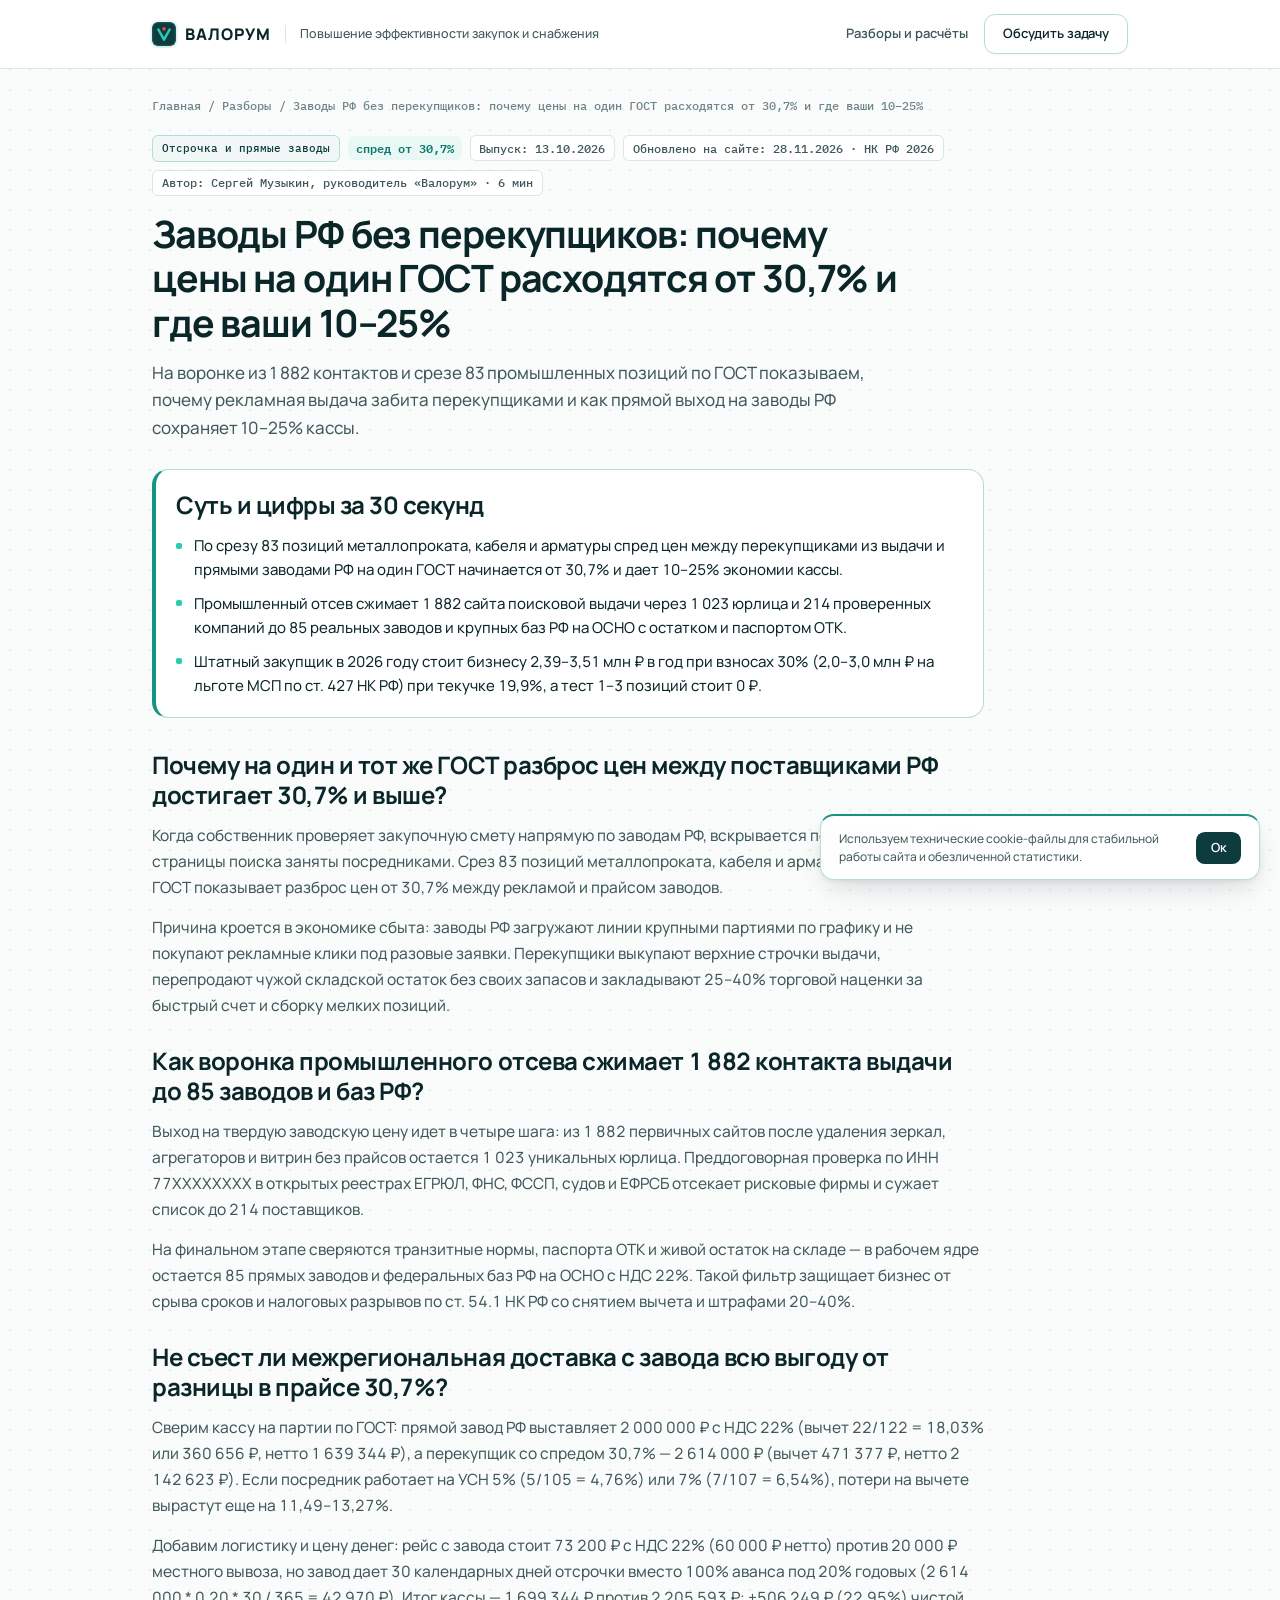
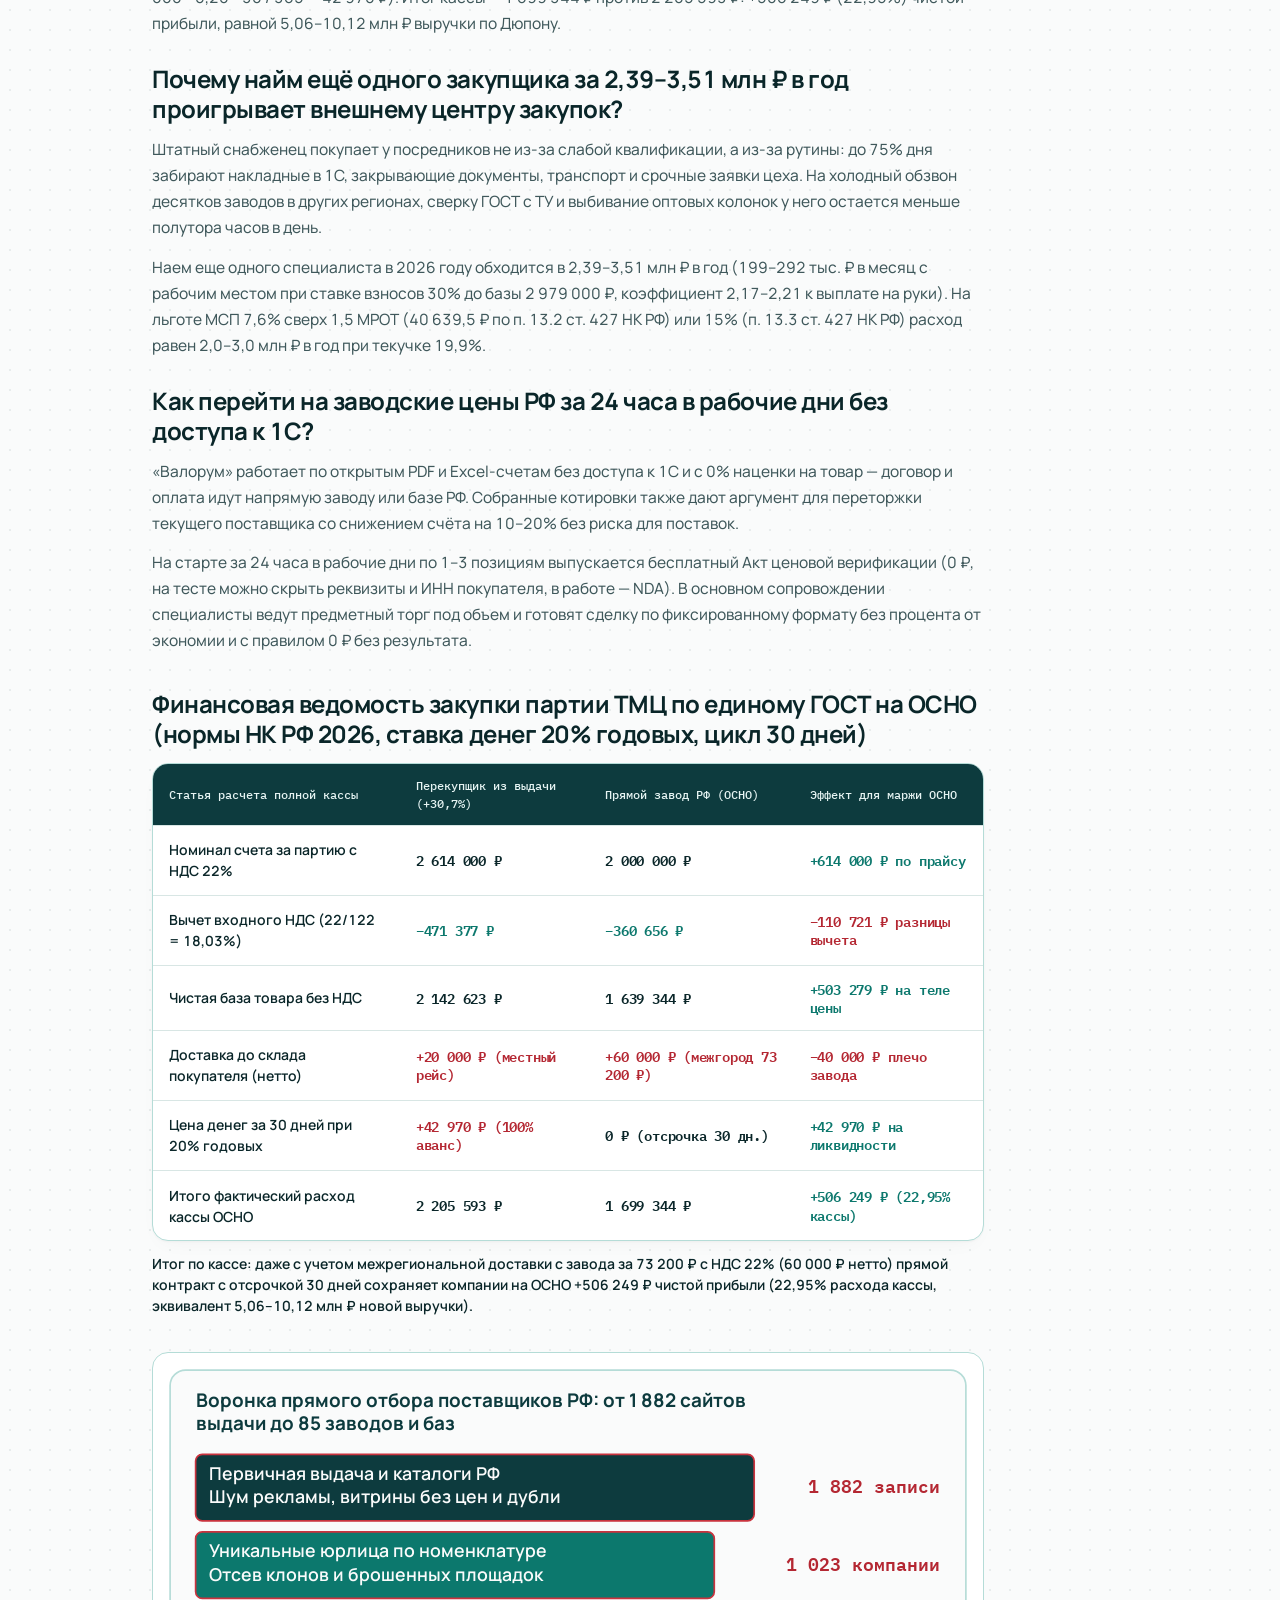
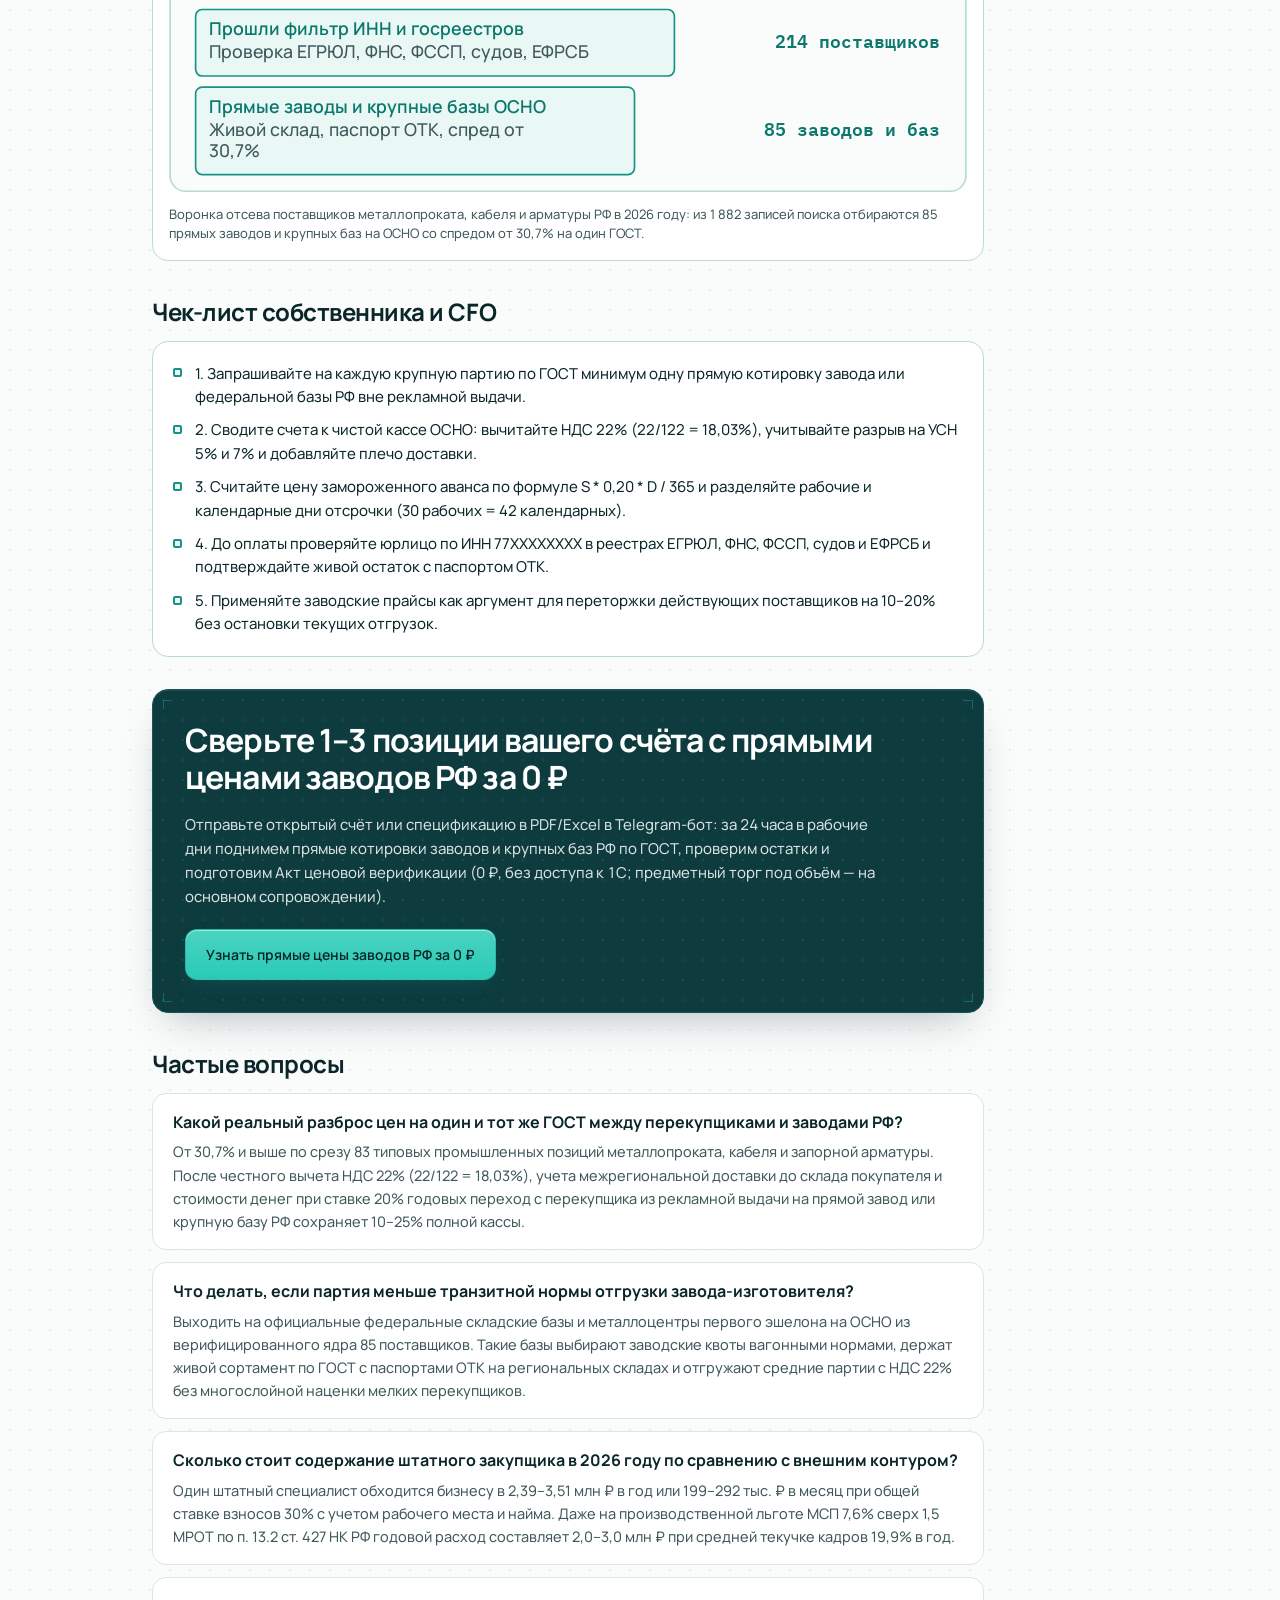
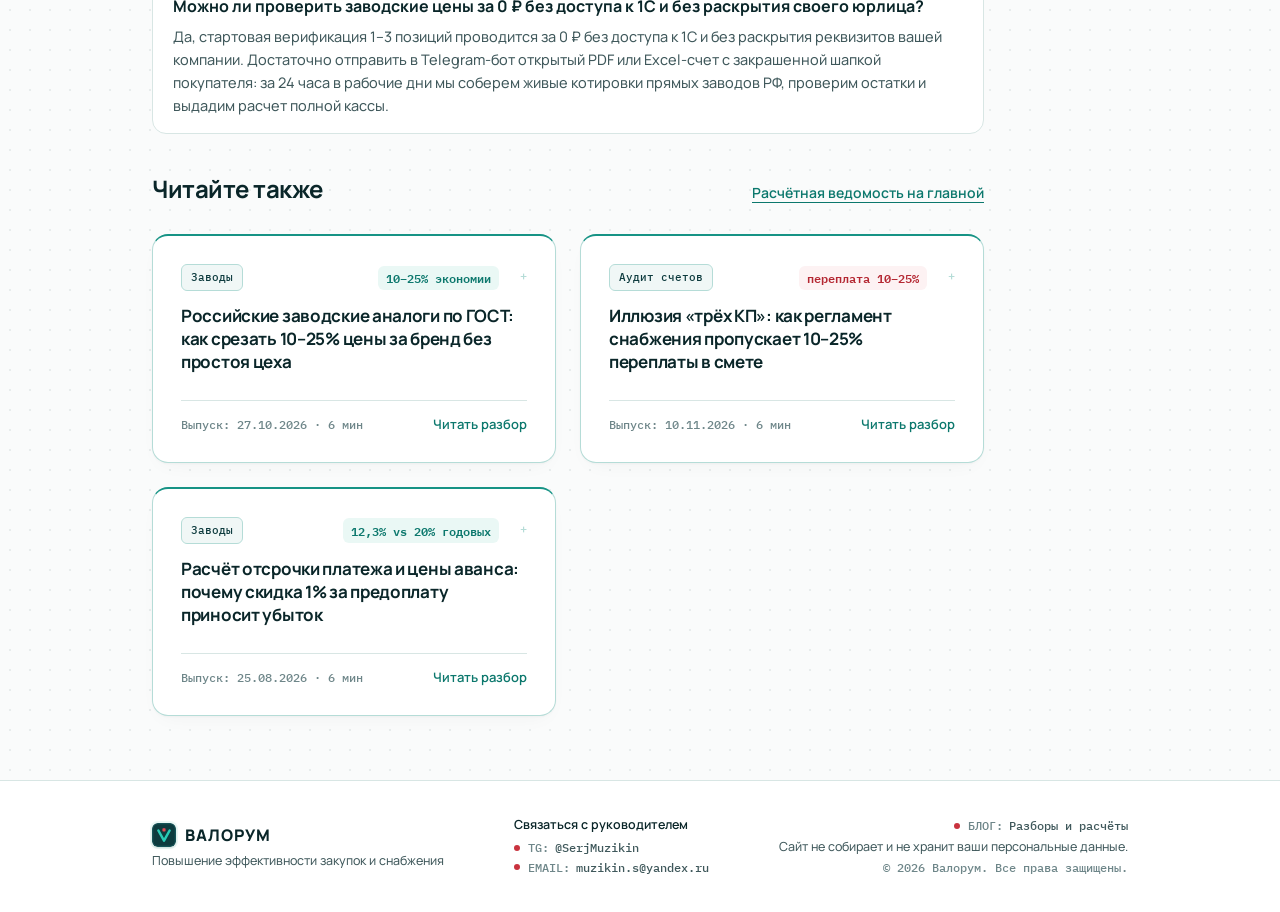
<file: blog/razbros-cen-na-zavodah-rf/index.html>
<!DOCTYPE html>
<html lang="ru" class="scroll-smooth">
<head>
<meta charset="UTF-8">
<meta name="viewport" content="width=device-width, initial-scale=1.0">
<title>Закупки напрямую у заводов РФ: разброс цен от 30,7% — Валорум</title>
<meta name="description" content="Закупки напрямую у заводов и федеральных баз РФ без посредников: откуда берётся разброс цен от 30,7% на 83 позициях по одному ГОСТ и как сберечь 10–25% кассы без раздувания штата.">
<meta name="author" content="Сергей Музыкин (@SerjMuzikin)">
<meta name="robots" content="index, follow">
<meta name="theme-color" content="#FFFFFF">
<link rel="icon" type="image/svg+xml" href="/favicon.svg">
<link rel="manifest" href="/site.webmanifest">
<link rel="canonical" href="https://valorum.ru/blog/razbros-cen-na-zavodah-rf/">
<meta property="og:type" content="article">
<meta property="og:locale" content="ru_RU">
<meta property="og:site_name" content="Валорум">
<meta property="og:url" content="https://valorum.ru/blog/razbros-cen-na-zavodah-rf/">
<meta property="og:title" content="Закупки напрямую у заводов РФ: разброс цен от 30,7% — Валорум">
<meta property="og:description" content="Закупки напрямую у заводов и федеральных баз РФ без посредников: откуда берётся разброс цен от 30,7% на 83 позициях по одному ГОСТ и как сберечь 10–25% кассы без раздувания штата.">
<meta property="og:image" content="https://valorum.ru/blog/og-sourcing.png">
<meta property="og:image:type" content="image/png">
<meta property="og:image:width" content="1200">
<meta property="og:image:height" content="630">
<meta property="og:image:alt" content="Закупки напрямую у заводов РФ: разброс цен от 30,7% — Валорум">
<meta property="article:published_time" content="2026-10-13T10:00:00+03:00">
<meta property="article:modified_time" content="2026-11-28T12:00:00+03:00">
<meta property="article:section" content="Отсрочка и прямые заводы">
<meta property="article:author" content="Сергей Музыкин">
<meta name="twitter:card" content="summary_large_image">
<meta name="twitter:image" content="https://valorum.ru/blog/og-sourcing.png">
<script type="application/ld+json">{"@context":"https://schema.org","@graph":[{"@type":"BlogPosting","@id":"https://valorum.ru/blog/razbros-cen-na-zavodah-rf/#article","headline":"Заводы РФ без перекупщиков: почему цены на один ГОСТ расходятся от 30,7% и где ваши 10–25%","description":"Закупки напрямую у заводов и федеральных баз РФ без посредников: откуда берётся разброс цен от 30,7% на 83 позициях по одному ГОСТ и как сберечь 10–25% кассы без раздувания штата.","url":"https://valorum.ru/blog/razbros-cen-na-zavodah-rf/","datePublished":"2026-10-13T10:00:00+03:00","dateModified":"2026-11-28T12:00:00+03:00","inLanguage":"ru-RU","articleSection":"Отсрочка и прямые заводы","author":{"@type":"Person","name":"Сергей Музыкин","jobTitle":"Руководитель «Валорум»","url":"https://t.me/SerjMuzikin"},"publisher":{"@type":"Organization","@id":"https://valorum.ru/#org","name":"Валорум","url":"https://valorum.ru/","logo":"https://valorum.ru/favicon.svg"},"isPartOf":{"@type":"Blog","@id":"https://valorum.ru/blog/#blog","name":"Экономика закупок — Валорум","url":"https://valorum.ru/blog/"},"image":"https://valorum.ru/blog/og-sourcing.png","mainEntityOfPage":"https://valorum.ru/blog/razbros-cen-na-zavodah-rf/","keywords":"закупки напрямую у заводов РФ"},{"@type":"BreadcrumbList","itemListElement":[{"@type":"ListItem","position":1,"name":"Главная","item":"https://valorum.ru/"},{"@type":"ListItem","position":2,"name":"Разборы","item":"https://valorum.ru/blog/"},{"@type":"ListItem","position":3,"name":"Заводы РФ без перекупщиков: почему цены на один ГОСТ расходятся от 30,7% и где ваши 10–25%","item":"https://valorum.ru/blog/razbros-cen-na-zavodah-rf/"}]},{"@type":"FAQPage","mainEntity":[{"@type":"Question","name":"Какой реальный разброс цен на один и тот же ГОСТ между перекупщиками и заводами РФ?","acceptedAnswer":{"@type":"Answer","text":"От 30,7% и выше по срезу 83 типовых промышленных позиций металлопроката, кабеля и запорной арматуры. После честного вычета НДС 22% (22/122 = 18,03%), учета межрегиональной доставки до склада покупателя и стоимости денег при ставке 20% годовых переход с перекупщика из рекламной выдачи на прямой завод или крупную базу РФ сохраняет 10–25% полной кассы."}},{"@type":"Question","name":"Что делать, если партия меньше транзитной нормы отгрузки завода-изготовителя?","acceptedAnswer":{"@type":"Answer","text":"Выходить на официальные федеральные складские базы и металлоцентры первого эшелона на ОСНО из верифицированного ядра 85 поставщиков. Такие базы выбирают заводские квоты вагонными нормами, держат живой сортамент по ГОСТ с паспортами ОТК на региональных складах и отгружают средние партии с НДС 22% без многослойной наценки мелких перекупщиков."}},{"@type":"Question","name":"Сколько стоит содержание штатного закупщика в 2026 году по сравнению с внешним контуром?","acceptedAnswer":{"@type":"Answer","text":"Один штатный специалист обходится бизнесу в 2,39–3,51 млн ₽ в год или 199–292 тыс. ₽ в месяц при общей ставке взносов 30% с учетом рабочего места и найма. Даже на производственной льготе МСП 7,6% сверх 1,5 МРОТ по п. 13.2 ст. 427 НК РФ годовой расход составляет 2,0–3,0 млн ₽ при средней текучке кадров 19,9% в год."}},{"@type":"Question","name":"Можно ли проверить заводские цены за 0 ₽ без доступа к 1С и без раскрытия своего юрлица?","acceptedAnswer":{"@type":"Answer","text":"Да, стартовая верификация 1–3 позиций проводится за 0 ₽ без доступа к 1С и без раскрытия реквизитов вашей компании. Достаточно отправить в Telegram-бот открытый PDF или Excel-счет с закрашенной шапкой покупателя: за 24 часа в рабочие дни мы соберем живые котировки прямых заводов РФ, проверим остатки и выдадим расчет полной кассы."}}]}]}</script>
<link rel="preload" href="/manrope-latin-cyrillic-var.woff2" as="font" type="font/woff2" crossorigin>
<link rel="stylesheet" href="/styles.css?v=b8711991">
<link rel="stylesheet" href="/components.css?v=7ac595a7">
<link rel="stylesheet" href="/blog.css?v=4e0601e5">
<link rel="stylesheet" href="/utilities.css?v=2aaa250e">
<noscript><style>.reveal-item{opacity:1!important;transform:none!important}</style></noscript>
</head>
<body id="top" class="antialiased selection:bg-[#0D3B3E] selection:text-white">
<svg width="0" height="0" style="position:absolute;overflow:hidden" aria-hidden="true"><symbol id="valorum-mark" viewBox="0 0 32 32"><rect width="32" height="32" rx="7.5" fill="#0D3B3E"/><rect x="1" y="1" width="30" height="30" rx="6.5" fill="none" stroke="#1C686D" stroke-width="1"/><path d="M8.5 10L16 23.5L23.5 10" fill="none" stroke="#29CBB6" stroke-width="3.3" stroke-linecap="round" stroke-linejoin="round"/><rect x="13.9" y="7" width="4.2" height="4.2" rx="1" fill="#E04854"/></symbol></svg>
<header class="blog-header"><div class="blog-header-inner"><div class="blog-header-left"><a href="/" class="brand-lockup shrink-0" aria-label="Валорум — главная страница"><svg class="brand-logo-box" aria-hidden="true"><use href="#valorum-mark"/></svg><span class="brand-wordmark">ВАЛОРУМ</span></a><span class="blog-header-sep" aria-hidden="true"></span><span class="blog-header-sub">Повышение эффективности закупок и снабжения</span></div><div class="blog-header-right"><a href="/blog/" class="header-nav-link shrink-0">Разборы и расчёты</a><a href="#blog-cta" class="btn-header-outline blog-header-btn">Обсудить задачу</a></div></div><div id="scroll-telemetry" aria-hidden="true"></div></header>
<main class="blog-main"><article class="blog-article-wrap">
<nav class="blog-breadcrumbs" aria-label="Хлебные крошки"><a href="/">Главная</a><span>/</span><a href="/blog/">Разборы</a><span>/</span><span aria-current="page">Заводы РФ без перекупщиков: почему цены на один ГОСТ расходятся от 30,7% и где ваши 10–25%</span></nav>
<header class="blog-article-header"><div class="blog-meta tabular-nums"><span class="blog-rubric-badge">Отсрочка и прямые заводы</span><span class="blog-metric blog-metric--good">спред от 30,7%</span><span class="blog-meta-chip">Выпуск: <time datetime="2026-10-13T10:00:00+03:00">13.10.2026</time></span><span class="blog-meta-chip">Обновлено на сайте: <time datetime="2026-11-28T12:00:00+03:00">28.11.2026</time> · НК РФ 2026</span><span class="blog-meta-chip">Автор: Сергей Музыкин, руководитель «Валорум» · 6 мин</span></div><h1 class="blog-h1">Заводы РФ без перекупщиков: почему цены на один ГОСТ расходятся от 30,7% и где ваши 10–25%</h1><p class="blog-lead">На воронке из 1 882 контактов и срезе 83 промышленных позиций по ГОСТ показываем, почему рекламная выдача забита перекупщиками и как прямой выход на заводы РФ сохраняет 10–25% кассы.</p></header>
<section class="blog-tldr" aria-label="Суть и цифры за 30 секунд"><h2 class="blog-block-title">Суть и цифры за 30 секунд</h2><ul class="blog-tldr-list tabular-nums"><li>По срезу 83 позиций металлопроката, кабеля и арматуры спред цен между перекупщиками из выдачи и прямыми заводами РФ на один ГОСТ начинается от 30,7% и дает 10–25% экономии кассы.</li><li>Промышленный отсев сжимает 1 882 сайта поисковой выдачи через 1 023 юрлица и 214 проверенных компаний до 85 реальных заводов и крупных баз РФ на ОСНО с остатком и паспортом ОТК.</li><li>Штатный закупщик в 2026 году стоит бизнесу 2,39–3,51 млн ₽ в год при взносах 30% (2,0–3,0 млн ₽ на льготе МСП по ст. 427 НК РФ) при текучке 19,9%, а тест 1–3 позиций стоит 0 ₽.</li></ul></section>
<div class="blog-prose tabular-nums">
<section class="blog-section"><h2>Почему на один и тот же ГОСТ разброс цен между поставщиками РФ достигает 30,7% и выше?</h2><p>Когда собственник проверяет закупочную смету напрямую по заводам РФ, вскрывается перекос рынка: первые страницы поиска заняты посредниками. Срез 83 позиций металлопроката, кабеля и арматуры внутри одного ГОСТ показывает разброс цен от 30,7% между рекламой и прайсом заводов.</p><p>Причина кроется в экономике сбыта: заводы РФ загружают линии крупными партиями по графику и не покупают рекламные клики под разовые заявки. Перекупщики выкупают верхние строчки выдачи, перепродают чужой складской остаток без своих запасов и закладывают 25–40% торговой наценки за быстрый счет и сборку мелких позиций.</p></section>
<section class="blog-section"><h2>Как воронка промышленного отсева сжимает 1 882 контакта выдачи до 85 заводов и баз РФ?</h2><p>Выход на твердую заводскую цену идет в четыре шага: из 1 882 первичных сайтов после удаления зеркал, агрегаторов и витрин без прайсов остается 1 023 уникальных юрлица. Преддоговорная проверка по ИНН 77XXXXXXXX в открытых реестрах ЕГРЮЛ, ФНС, ФССП, судов и ЕФРСБ отсекает рисковые фирмы и сужает список до 214 поставщиков.</p><p>На финальном этапе сверяются транзитные нормы, паспорта ОТК и живой остаток на складе — в рабочем ядре остается 85 прямых заводов и федеральных баз РФ на ОСНО с НДС 22%. Такой фильтр защищает бизнес от срыва сроков и налоговых разрывов по ст. 54.1 НК РФ со снятием вычета и штрафами 20–40%.</p></section>
<section class="blog-section"><h2>Не съест ли межрегиональная доставка с завода всю выгоду от разницы в прайсе 30,7%?</h2><p>Сверим кассу на партии по ГОСТ: прямой завод РФ выставляет 2 000 000 ₽ с НДС 22% (вычет 22/122 = 18,03% или 360 656 ₽, нетто 1 639 344 ₽), а перекупщик со спредом 30,7% — 2 614 000 ₽ (вычет 471 377 ₽, нетто 2 142 623 ₽). Если посредник работает на УСН 5% (5/105 = 4,76%) или 7% (7/107 = 6,54%), потери на вычете вырастут еще на 11,49–13,27%.</p><p>Добавим логистику и цену денег: рейс с завода стоит 73 200 ₽ с НДС 22% (60 000 ₽ нетто) против 20 000 ₽ местного вывоза, но завод дает 30 календарных дней отсрочки вместо 100% аванса под 20% годовых (2 614 000 * 0,20 * 30 / 365 = 42 970 ₽). Итог кассы — 1 699 344 ₽ против 2 205 593 ₽: +506 249 ₽ (22,95%) чистой прибыли, равной 5,06–10,12 млн ₽ выручки по Дюпону.</p></section>
<section class="blog-section"><h2>Почему найм ещё одного закупщика за 2,39–3,51 млн ₽ в год проигрывает внешнему центру закупок?</h2><p>Штатный снабженец покупает у посредников не из-за слабой квалификации, а из-за рутины: до 75% дня забирают накладные в 1С, закрывающие документы, транспорт и срочные заявки цеха. На холодный обзвон десятков заводов в других регионах, сверку ГОСТ с ТУ и выбивание оптовых колонок у него остается меньше полутора часов в день.</p><p>Наем еще одного специалиста в 2026 году обходится в 2,39–3,51 млн ₽ в год (199–292 тыс. ₽ в месяц с рабочим местом при ставке взносов 30% до базы 2 979 000 ₽, коэффициент 2,17–2,21 к выплате на руки). На льготе МСП 7,6% сверх 1,5 МРОТ (40 639,5 ₽ по п. 13.2 ст. 427 НК РФ) или 15% (п. 13.3 ст. 427 НК РФ) расход равен 2,0–3,0 млн ₽ в год при текучке 19,9%.</p></section>
<section class="blog-section"><h2>Как перейти на заводские цены РФ за 24 часа в рабочие дни без доступа к 1С?</h2><p>«Валорум» работает по открытым PDF и Excel-счетам без доступа к 1С и с 0% наценки на товар — договор и оплата идут напрямую заводу или базе РФ. Собранные котировки также дают аргумент для переторжки текущего поставщика со снижением счёта на 10–20% без риска для поставок.</p><p>На старте за 24 часа в рабочие дни по 1–3 позициям выпускается бесплатный Акт ценовой верификации (0 ₽, на тесте можно скрыть реквизиты и ИНН покупателя, в работе — NDA). В основном сопровождении специалисты ведут предметный торг под объем и готовят сделку по фиксированному формату без процента от экономии и с правилом 0 ₽ без результата.</p></section>
</div>
<section class="valorum-ledger" aria-label="Финансовая ведомость"><h2 class="blog-block-title">Финансовая ведомость закупки партии ТМЦ по единому ГОСТ на ОСНО (нормы НК РФ 2026, ставка денег 20% годовых, цикл 30 дней)</h2><div class="valorum-table-wrap"><table class="tabular-nums"><thead><tr><th>Статья расчета полной кассы</th><th>Перекупщик из выдачи (+30,7%)</th><th>Прямой завод РФ (ОСНО)</th><th>Эффект для маржи ОСНО</th></tr></thead><tbody><tr><td class="val-ink">Номинал счета за партию с НДС 22%</td><td data-label="Перекупщик (+30,7%)" class="ledger-num val-ink">2 614 000 ₽</td><td data-label="Прямой завод РФ" class="ledger-num val-ink">2 000 000 ₽</td><td data-label="Эффект для маржи" class="ledger-num val-good">+614 000 ₽ по прайсу</td></tr><tr><td class="val-ink">Вычет входного НДС (22/122 = 18,03%)</td><td data-label="Перекупщик (+30,7%)" class="ledger-num val-good">−471 377 ₽</td><td data-label="Прямой завод РФ" class="ledger-num val-good">−360 656 ₽</td><td data-label="Эффект для маржи" class="ledger-num val-bad">−110 721 ₽ разницы вычета</td></tr><tr><td class="val-ink">Чистая база товара без НДС</td><td data-label="Перекупщик (+30,7%)" class="ledger-num val-ink">2 142 623 ₽</td><td data-label="Прямой завод РФ" class="ledger-num val-ink">1 639 344 ₽</td><td data-label="Эффект для маржи" class="ledger-num val-good">+503 279 ₽ на теле цены</td></tr><tr><td class="val-ink">Доставка до склада покупателя (нетто)</td><td data-label="Перекупщик (+30,7%)" class="ledger-num val-bad">+20 000 ₽ (местный рейс)</td><td data-label="Прямой завод РФ" class="ledger-num val-bad">+60 000 ₽ (межгород 73 200 ₽)</td><td data-label="Эффект для маржи" class="ledger-num val-bad">−40 000 ₽ плечо завода</td></tr><tr><td class="val-ink">Цена денег за 30 дней при 20% годовых</td><td data-label="Перекупщик (+30,7%)" class="ledger-num val-bad">+42 970 ₽ (100% аванс)</td><td data-label="Прямой завод РФ" class="ledger-num val-ink">0 ₽ (отсрочка 30 дн.)</td><td data-label="Эффект для маржи" class="ledger-num val-good">+42 970 ₽ на ликвидности</td></tr><tr><td class="val-ink">Итого фактический расход кассы ОСНО</td><td data-label="Перекупщик (+30,7%)" class="ledger-num val-ink">2 205 593 ₽</td><td data-label="Прямой завод РФ" class="ledger-num val-ink">1 699 344 ₽</td><td data-label="Эффект для маржи" class="ledger-num val-good">+506 249 ₽ (22,95% кассы)</td></tr></tbody></table></div><p class="blog-ledger-summary tabular-nums">Итог по кассе: даже с учетом межрегиональной доставки с завода за 73 200 ₽ с НДС 22% (60 000 ₽ нетто) прямой контракт с отсрочкой 30 дней сохраняет компании на ОСНО +506 249 ₽ чистой прибыли (22,95% расхода кассы, эквивалент 5,06–10,12 млн ₽ новой выручки).</p></section>
<figure class="blog-diagram"><svg xmlns="http://www.w3.org/2000/svg" viewBox="0 0 720 382" class="blog-diagram-svg" aria-hidden="true"><rect x="1" y="1" width="718" height="380" rx="14" fill="#FAFBFB" stroke="#B5DCD7" stroke-width="1.5"/><text x="24" y="34" class="dt"><tspan x="24" dy="0">Воронка прямого отбора поставщиков РФ: от 1 882 сайтов</tspan><tspan x="24" dy="21">выдачи до 85 заводов и баз</tspan></text><rect x="24" y="77" width="504" height="60" rx="6" fill="#0D3B3E" stroke="#C9333E" stroke-width="1.5"/><text x="36" y="100" class="dw"><tspan x="36" dy="0">Первичная выдача и каталоги РФ</tspan><tspan x="36" dy="21" class="dw">Шум рекламы, витрины без цен и дубли</tspan></text><text x="696" y="112" class="dm de dr">1 882 записи</text><rect x="24" y="147" width="468" height="60" rx="6" fill="#0C786D" stroke="#C9333E" stroke-width="1.5"/><text x="36" y="170" class="dw"><tspan x="36" dy="0">Уникальные юрлица по номенклатуре</tspan><tspan x="36" dy="21" class="dw">Отсев клонов и брошенных площадок</tspan></text><text x="696" y="182" class="dm de dr">1 023 компании</text><rect x="24" y="217" width="432" height="60" rx="6" fill="#EAF8F5" stroke="#169385" stroke-width="1.5"/><text x="36" y="240" class="dg"><tspan x="36" dy="0">Прошли фильтр ИНН и госреестров</tspan><tspan x="36" dy="21" class="ds">Проверка ЕГРЮЛ, ФНС, ФССП, судов, ЕФРСБ</tspan></text><text x="696" y="252" class="dm de dg">214 поставщиков</text><rect x="24" y="287" width="396" height="79" rx="6" fill="#EAF8F5" stroke="#169385" stroke-width="1.5"/><text x="36" y="310" class="dg"><tspan x="36" dy="0">Прямые заводы и крупные базы ОСНО</tspan><tspan x="36" dy="21" class="ds">Живой склад, паспорт ОТК, спред от</tspan><tspan x="36" dy="19" class="ds">30,7%</tspan></text><text x="696" y="331" class="dm de dg">85 заводов и баз</text></svg><figcaption>Воронка отсева поставщиков металлопроката, кабеля и арматуры РФ в 2026 году: из 1 882 записей поиска отбираются 85 прямых заводов и крупных баз на ОСНО со спредом от 30,7% на один ГОСТ.</figcaption></figure>
<section class="blog-checklist-wrap"><h2 class="blog-block-title">Чек-лист собственника и CFO</h2><ul class="blog-checklist"><li>1. Запрашивайте на каждую крупную партию по ГОСТ минимум одну прямую котировку завода или федеральной базы РФ вне рекламной выдачи.</li><li>2. Сводите счета к чистой кассе ОСНО: вычитайте НДС 22% (22/122 = 18,03%), учитывайте разрыв на УСН 5% и 7% и добавляйте плечо доставки.</li><li>3. Считайте цену замороженного аванса по формуле S * 0,20 * D / 365 и разделяйте рабочие и календарные дни отсрочки (30 рабочих = 42 календарных).</li><li>4. До оплаты проверяйте юрлицо по ИНН 77XXXXXXXX в реестрах ЕГРЮЛ, ФНС, ФССП, судов и ЕФРСБ и подтверждайте живой остаток с паспортом ОТК.</li><li>5. Применяйте заводские прайсы как аргумент для переторжки действующих поставщиков на 10–20% без остановки текущих отгрузок.</li></ul></section>
<div id="blog-cta" class="dark-green-banner reveal-item"><span class="corner-tick tl"></span><span class="corner-tick tr"></span><span class="corner-tick bl"></span><span class="corner-tick br"></span><div class="relative"><h2 class="section-h2">Сверьте 1–3 позиции вашего счёта с прямыми ценами заводов РФ за 0 ₽</h2><p class="blog-banner-text tabular-nums">Отправьте открытый счёт или спецификацию в PDF/Excel в Telegram-бот: за 24 часа в рабочие дни поднимем прямые котировки заводов и крупных баз РФ по ГОСТ, проверим остатки и подготовим Акт ценовой верификации (0 ₽, без доступа к 1С; предметный торг под объём — на основном сопровождении).</p><a href="https://t.me/valorum_official_bot?start=landing_cta" data-bot-cta data-bot-camp="bg-a05" target="_blank" rel="noopener noreferrer" class="btn-valorum blog-cta-btn"><span>Узнать прямые цены заводов РФ за 0 ₽</span></a></div></div>
<section class="blog-faq" data-faq-visible><h2 class="blog-block-title">Частые вопросы</h2>
<div class="blog-faq-item"><h3 class="blog-faq-q">Какой реальный разброс цен на один и тот же ГОСТ между перекупщиками и заводами РФ?</h3><p class="blog-faq-a">От 30,7% и выше по срезу 83 типовых промышленных позиций металлопроката, кабеля и запорной арматуры. После честного вычета НДС 22% (22/122 = 18,03%), учета межрегиональной доставки до склада покупателя и стоимости денег при ставке 20% годовых переход с перекупщика из рекламной выдачи на прямой завод или крупную базу РФ сохраняет 10–25% полной кассы.</p></div>
<div class="blog-faq-item"><h3 class="blog-faq-q">Что делать, если партия меньше транзитной нормы отгрузки завода-изготовителя?</h3><p class="blog-faq-a">Выходить на официальные федеральные складские базы и металлоцентры первого эшелона на ОСНО из верифицированного ядра 85 поставщиков. Такие базы выбирают заводские квоты вагонными нормами, держат живой сортамент по ГОСТ с паспортами ОТК на региональных складах и отгружают средние партии с НДС 22% без многослойной наценки мелких перекупщиков.</p></div>
<div class="blog-faq-item"><h3 class="blog-faq-q">Сколько стоит содержание штатного закупщика в 2026 году по сравнению с внешним контуром?</h3><p class="blog-faq-a">Один штатный специалист обходится бизнесу в 2,39–3,51 млн ₽ в год или 199–292 тыс. ₽ в месяц при общей ставке взносов 30% с учетом рабочего места и найма. Даже на производственной льготе МСП 7,6% сверх 1,5 МРОТ по п. 13.2 ст. 427 НК РФ годовой расход составляет 2,0–3,0 млн ₽ при средней текучке кадров 19,9% в год.</p></div>
<div class="blog-faq-item"><h3 class="blog-faq-q">Можно ли проверить заводские цены за 0 ₽ без доступа к 1С и без раскрытия своего юрлица?</h3><p class="blog-faq-a">Да, стартовая верификация 1–3 позиций проводится за 0 ₽ без доступа к 1С и без раскрытия реквизитов вашей компании. Достаточно отправить в Telegram-бот открытый PDF или Excel-счет с закрашенной шапкой покупателя: за 24 часа в рабочие дни мы соберем живые котировки прямых заводов РФ, проверим остатки и выдадим расчет полной кассы.</p></div>
</section>
<section class="blog-related"><div class="blog-related-head"><h2 class="blog-block-title">Читайте также</h2><a href="/#financial-ledger" class="blog-ledger-anchor">Расчётная ведомость на главной</a></div><div class="blog-grid">
<article class="valorum-card valorum-card--flex blog-card" data-rubric="sourcing"><div><div class="blog-card-top"><span class="blog-rubric-badge">Заводы</span><span class="blog-metric tabular-nums blog-metric--good">10–25% экономии</span></div><h2 class="blog-card-title"><a href="/blog/rossiyskie-zavodskie-analogi-po-gost/">Российские заводские аналоги по ГОСТ: как срезать 10–25% цены за бренд без простоя цеха</a></h2></div><div class="blog-card-footer tabular-nums"><span class="blog-card-meta">Выпуск: <time datetime="2026-10-27T10:00:00+03:00">27.10.2026</time> · 6 мин</span><a href="/blog/rossiyskie-zavodskie-analogi-po-gost/" class="blog-card-cta">Читать разбор</a></div></article>
<article class="valorum-card valorum-card--flex blog-card" data-rubric="antifraud"><div><div class="blog-card-top"><span class="blog-rubric-badge">Аудит счетов</span><span class="blog-metric tabular-nums blog-metric--crimson">переплата 10–25%</span></div><h2 class="blog-card-title"><a href="/blog/pravilo-trekh-schetov-pereplata/">Иллюзия «трёх КП»: как регламент снабжения пропускает 10–25% переплаты в смете</a></h2></div><div class="blog-card-footer tabular-nums"><span class="blog-card-meta">Выпуск: <time datetime="2026-11-10T10:00:00+03:00">10.11.2026</time> · 6 мин</span><a href="/blog/pravilo-trekh-schetov-pereplata/" class="blog-card-cta">Читать разбор</a></div></article>
<article class="valorum-card valorum-card--flex blog-card" data-rubric="sourcing"><div><div class="blog-card-top"><span class="blog-rubric-badge">Заводы</span><span class="blog-metric tabular-nums blog-metric--good">12,3% vs 20% годовых</span></div><h2 class="blog-card-title"><a href="/blog/otsrochka-platezha-protiv-avansa/">Расчёт отсрочки платежа и цены аванса: почему скидка 1% за предоплату приносит убыток</a></h2></div><div class="blog-card-footer tabular-nums"><span class="blog-card-meta">Выпуск: <time datetime="2026-08-25T10:00:00+03:00">25.08.2026</time> · 6 мин</span><a href="/blog/otsrochka-platezha-protiv-avansa/" class="blog-card-cta">Читать разбор</a></div></article>
</div></section>
</article></main>
<footer class="blog-footer"><div class="blog-footer-inner"><div class="blog-footer-col"><a href="#top" class="brand-lockup" aria-label="Валорум — наверх страницы"><svg class="brand-logo-box" aria-hidden="true"><use href="#valorum-mark"/></svg><span class="brand-wordmark">ВАЛОРУМ</span></a><div class="blog-footer-sub">Повышение эффективности закупок и снабжения</div></div><div class="blog-footer-col"><div class="blog-footer-head">Связаться с руководителем</div><div class="blog-footer-links"><div class="blog-footer-row"><span class="footer-dot"></span><span class="blog-footer-lbl">TG:</span><a href="https://t.me/SerjMuzikin" target="_blank" rel="noopener noreferrer" class="footer-link">@SerjMuzikin</a></div><div class="blog-footer-row"><span class="footer-dot"></span><span class="blog-footer-lbl">EMAIL:</span><a href="mailto:muzikin.s@yandex.ru" class="footer-link">muzikin.s@yandex.ru</a></div></div></div><div class="blog-footer-legal"><div class="blog-footer-row"><span class="footer-dot"></span><span class="blog-footer-lbl">БЛОГ:</span><a href="/blog/" class="footer-link">Разборы и расчёты</a></div><div class="blog-footer-sub">Сайт не собирает и не хранит ваши персональные данные.</div><div class="blog-footer-copy">© 2026 Валорум. Все права защищены.</div></div></div></footer>
<div id="cookie-notice" class="cookie-notice" role="region" aria-label="Уведомление о cookie" hidden><p class="cookie-notice-text">Используем технические cookie-файлы для стабильной работы сайта и обезличенной статистики.</p><button type="button" id="cookie-accept-btn" class="cookie-notice-btn">Ок</button></div>
<script src="/kinematics.js?v=ee019feb" defer></script>
</body>
</html>
</file>
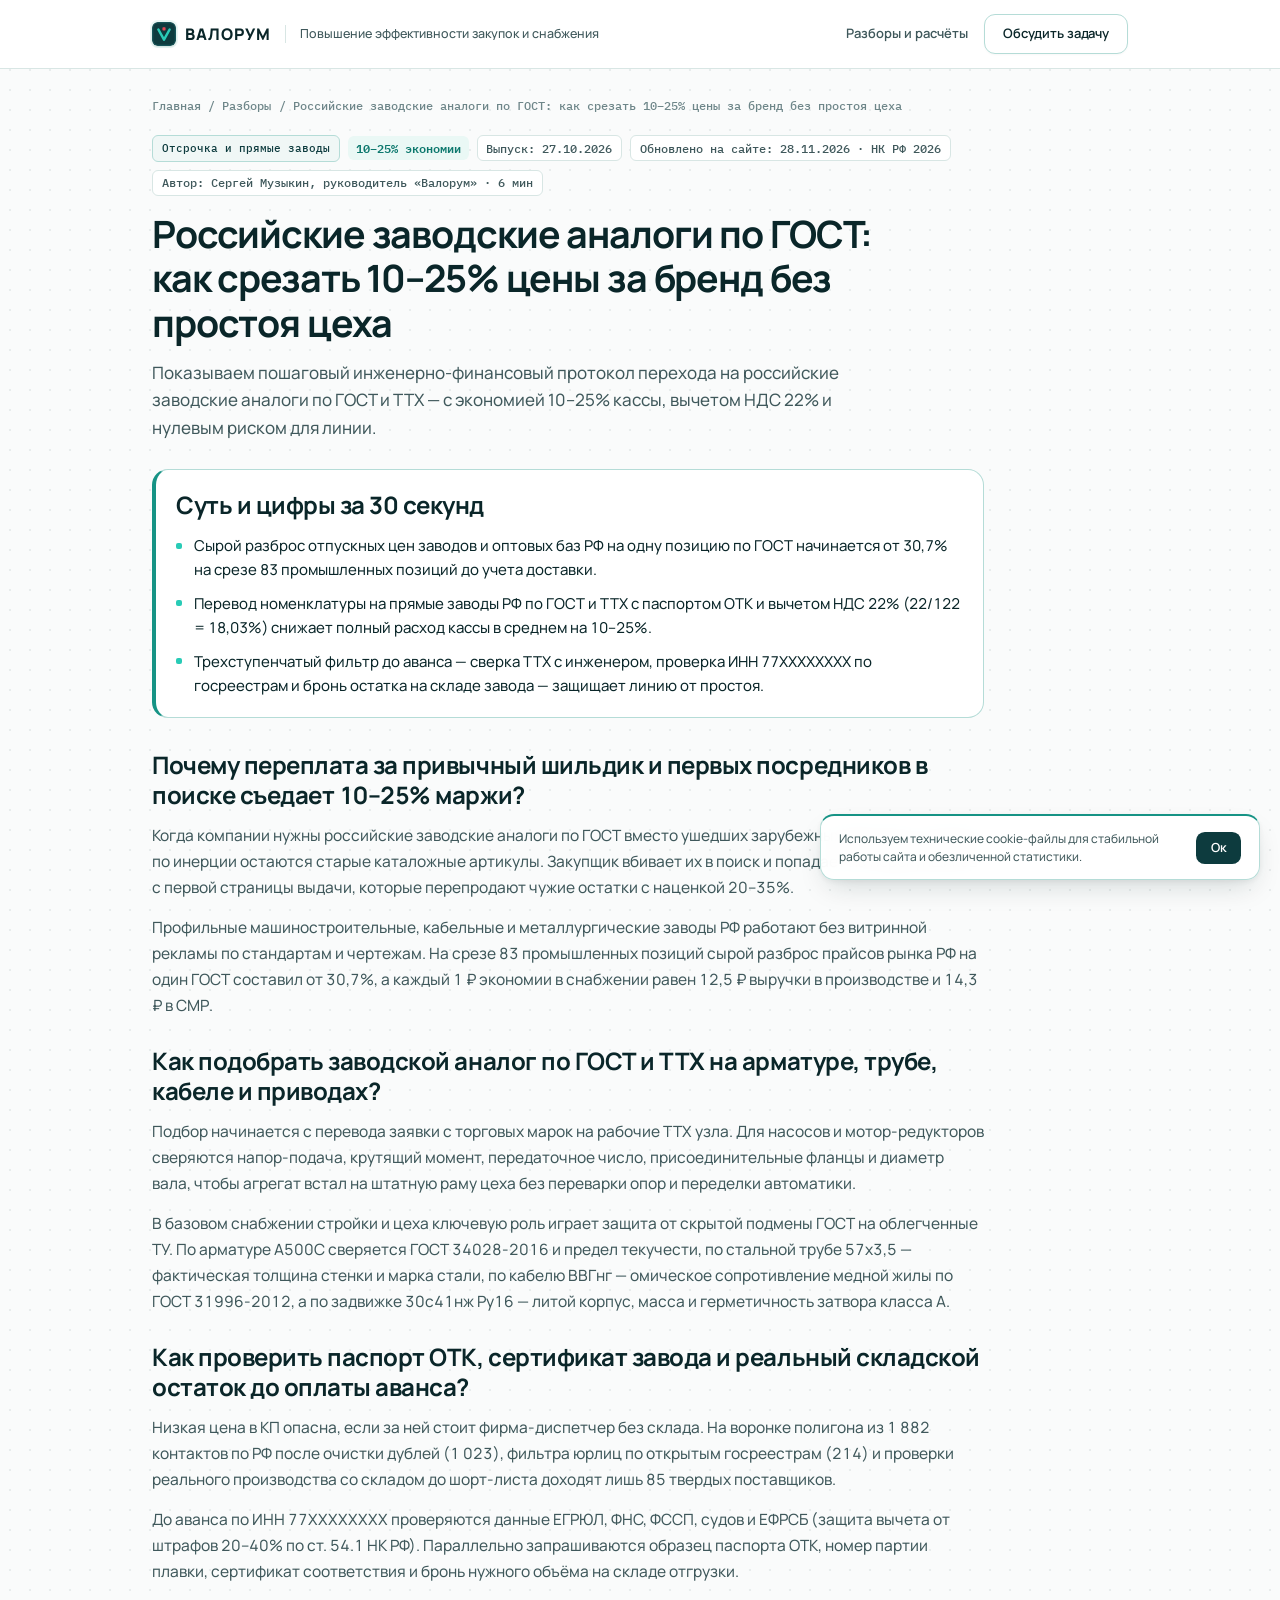
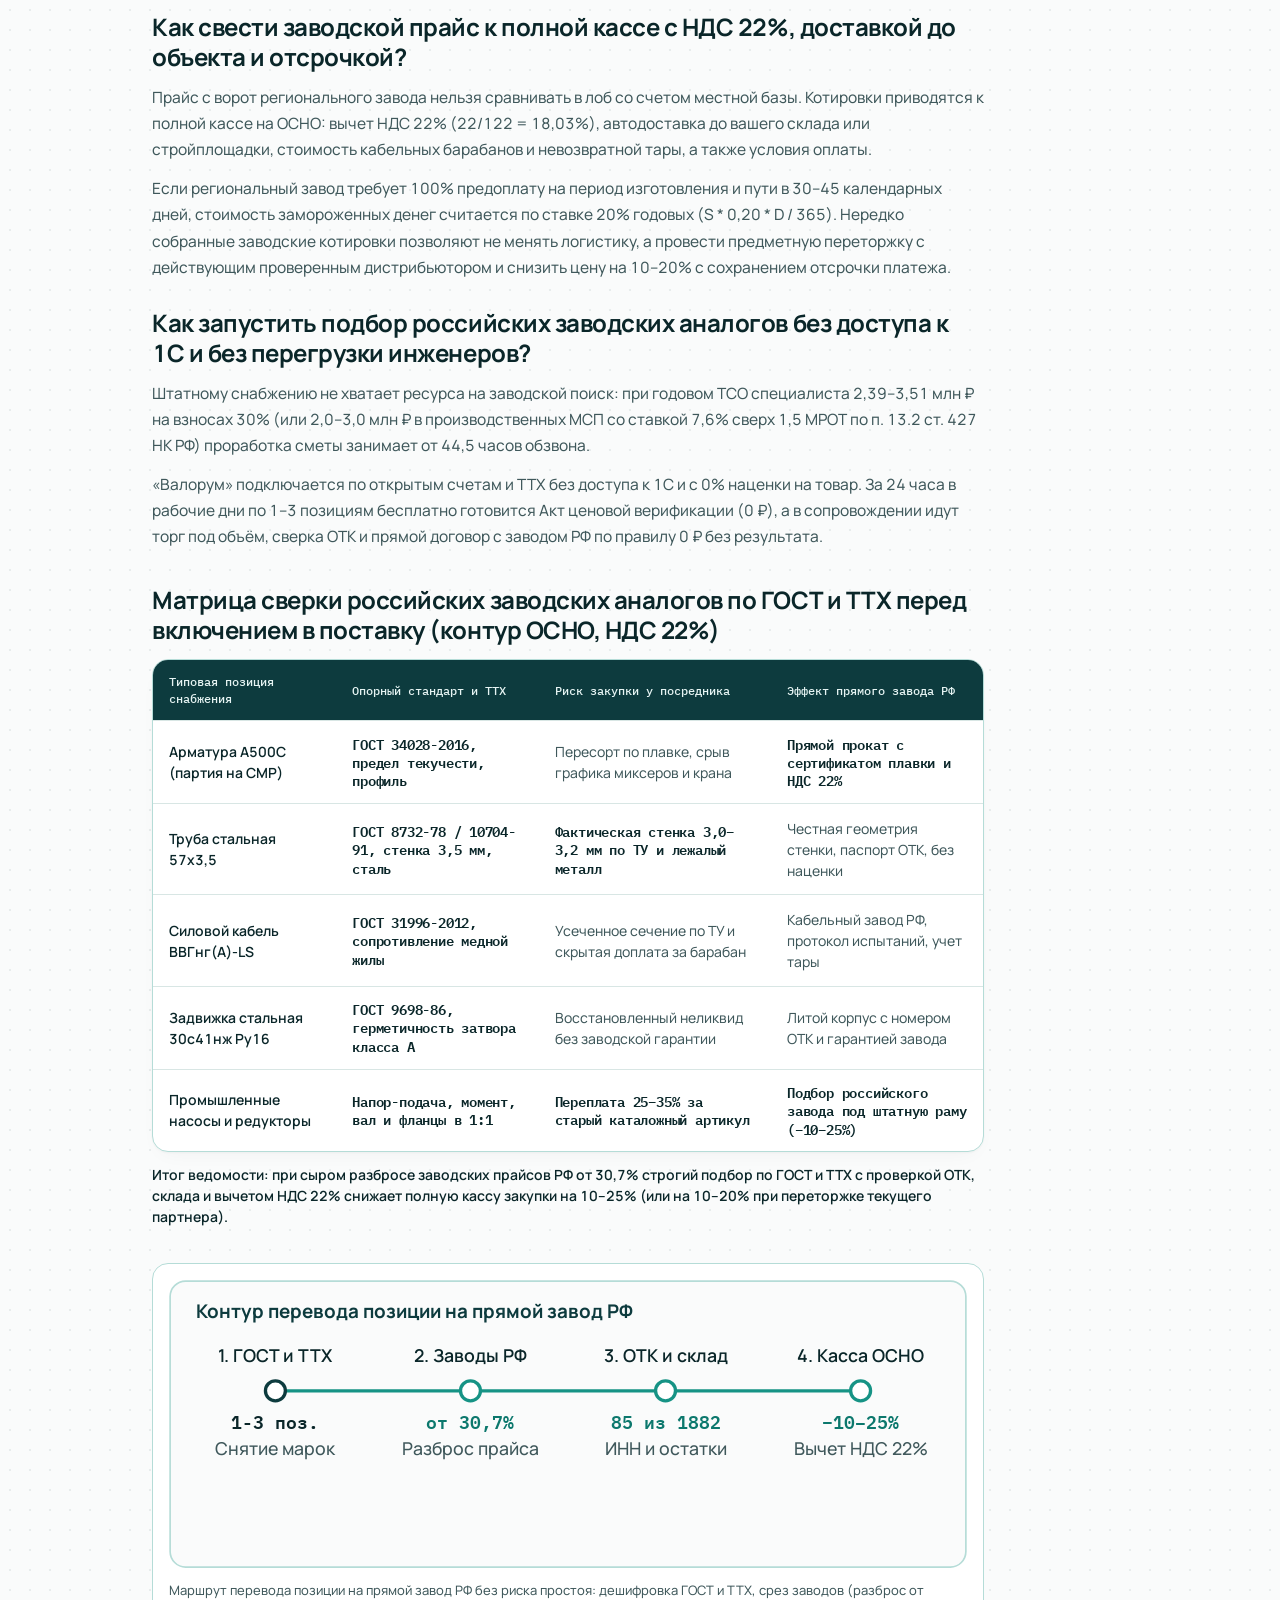
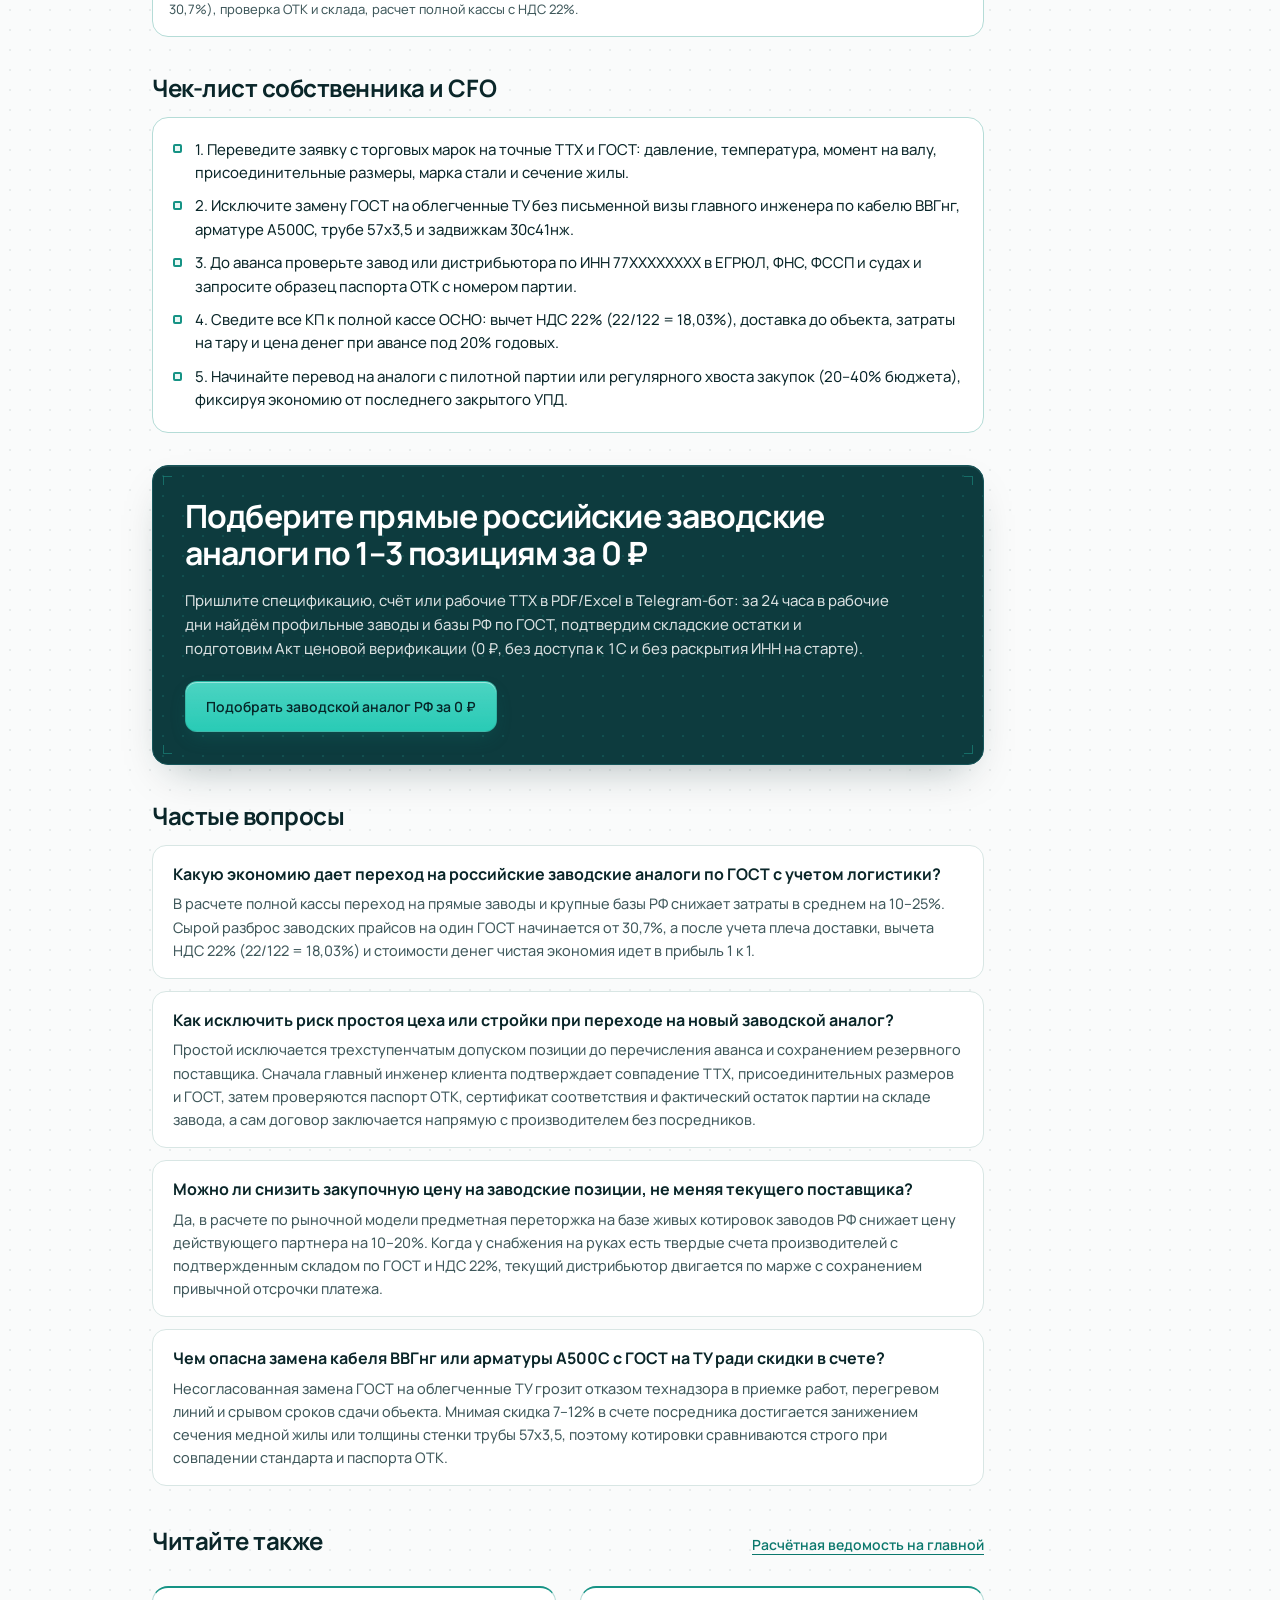
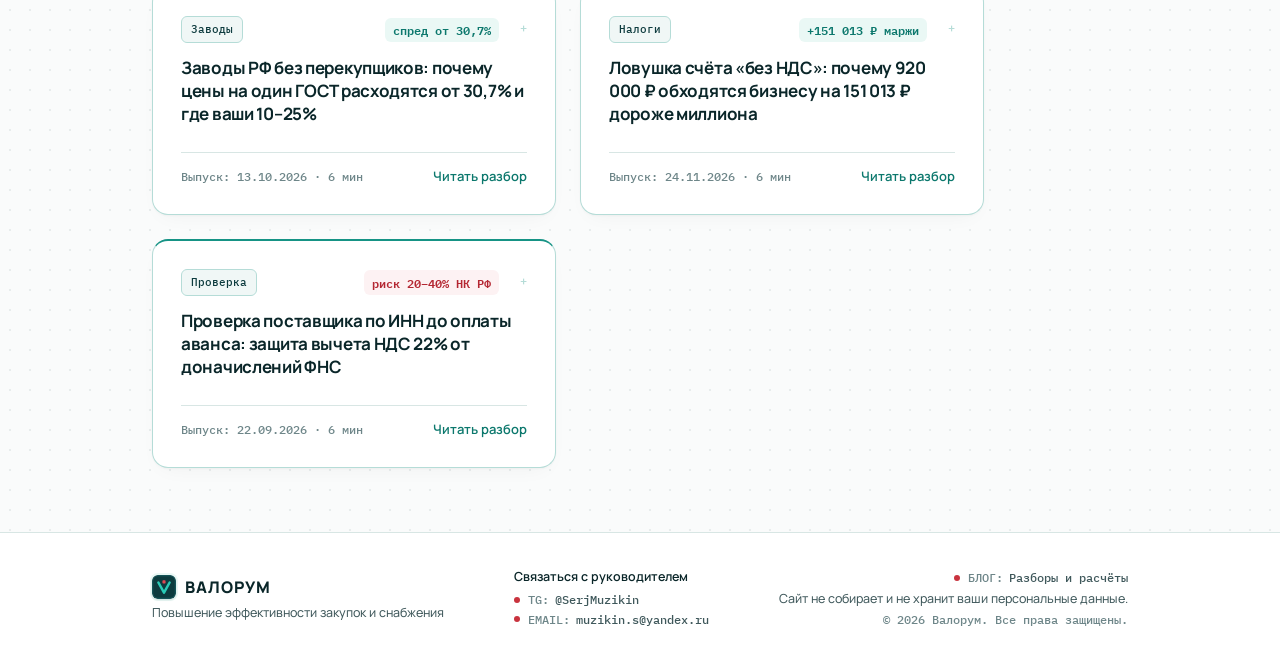
<file: blog/rossiyskie-zavodskie-analogi-po-gost/index.html>
<!DOCTYPE html>
<html lang="ru" class="scroll-smooth">
<head>
<meta charset="UTF-8">
<meta name="viewport" content="width=device-width, initial-scale=1.0">
<title>Российские аналоги по ГОСТ от заводов РФ (−10–25%) — Валорум</title>
<meta name="description" content="Подбор российских заводских аналогов по ГОСТ и ТТХ напрямую от производителей РФ: снижение полной кассы закупки на 10–25% с вычетом НДС 22%, паспортом ОТК и проверкой склада.">
<meta name="author" content="Сергей Музыкин (@SerjMuzikin)">
<meta name="robots" content="index, follow">
<meta name="theme-color" content="#FFFFFF">
<link rel="icon" type="image/svg+xml" href="/favicon.svg">
<link rel="manifest" href="/site.webmanifest">
<link rel="canonical" href="https://valorum.ru/blog/rossiyskie-zavodskie-analogi-po-gost/">
<meta property="og:type" content="article">
<meta property="og:locale" content="ru_RU">
<meta property="og:site_name" content="Валорум">
<meta property="og:url" content="https://valorum.ru/blog/rossiyskie-zavodskie-analogi-po-gost/">
<meta property="og:title" content="Российские аналоги по ГОСТ от заводов РФ (−10–25%) — Валорум">
<meta property="og:description" content="Подбор российских заводских аналогов по ГОСТ и ТТХ напрямую от производителей РФ: снижение полной кассы закупки на 10–25% с вычетом НДС 22%, паспортом ОТК и проверкой склада.">
<meta property="og:image" content="https://valorum.ru/blog/og-sourcing.png">
<meta property="og:image:type" content="image/png">
<meta property="og:image:width" content="1200">
<meta property="og:image:height" content="630">
<meta property="og:image:alt" content="Российские аналоги по ГОСТ от заводов РФ (−10–25%) — Валорум">
<meta property="article:published_time" content="2026-10-27T10:00:00+03:00">
<meta property="article:modified_time" content="2026-11-28T12:00:00+03:00">
<meta property="article:section" content="Отсрочка и прямые заводы">
<meta property="article:author" content="Сергей Музыкин">
<meta name="twitter:card" content="summary_large_image">
<meta name="twitter:image" content="https://valorum.ru/blog/og-sourcing.png">
<script type="application/ld+json">{"@context":"https://schema.org","@graph":[{"@type":"BlogPosting","@id":"https://valorum.ru/blog/rossiyskie-zavodskie-analogi-po-gost/#article","headline":"Российские заводские аналоги по ГОСТ: как срезать 10–25% цены за бренд без простоя цеха","description":"Подбор российских заводских аналогов по ГОСТ и ТТХ напрямую от производителей РФ: снижение полной кассы закупки на 10–25% с вычетом НДС 22%, паспортом ОТК и проверкой склада.","url":"https://valorum.ru/blog/rossiyskie-zavodskie-analogi-po-gost/","datePublished":"2026-10-27T10:00:00+03:00","dateModified":"2026-11-28T12:00:00+03:00","inLanguage":"ru-RU","articleSection":"Отсрочка и прямые заводы","author":{"@type":"Person","name":"Сергей Музыкин","jobTitle":"Руководитель «Валорум»","url":"https://t.me/SerjMuzikin"},"publisher":{"@type":"Organization","@id":"https://valorum.ru/#org","name":"Валорум","url":"https://valorum.ru/","logo":"https://valorum.ru/favicon.svg"},"isPartOf":{"@type":"Blog","@id":"https://valorum.ru/blog/#blog","name":"Экономика закупок — Валорум","url":"https://valorum.ru/blog/"},"image":"https://valorum.ru/blog/og-sourcing.png","mainEntityOfPage":"https://valorum.ru/blog/rossiyskie-zavodskie-analogi-po-gost/","keywords":"российские заводские аналоги по ГОСТ"},{"@type":"BreadcrumbList","itemListElement":[{"@type":"ListItem","position":1,"name":"Главная","item":"https://valorum.ru/"},{"@type":"ListItem","position":2,"name":"Разборы","item":"https://valorum.ru/blog/"},{"@type":"ListItem","position":3,"name":"Российские заводские аналоги по ГОСТ: как срезать 10–25% цены за бренд без простоя цеха","item":"https://valorum.ru/blog/rossiyskie-zavodskie-analogi-po-gost/"}]},{"@type":"FAQPage","mainEntity":[{"@type":"Question","name":"Какую экономию дает переход на российские заводские аналоги по ГОСТ с учетом логистики?","acceptedAnswer":{"@type":"Answer","text":"В расчете полной кассы переход на прямые заводы и крупные базы РФ снижает затраты в среднем на 10–25%. Сырой разброс заводских прайсов на один ГОСТ начинается от 30,7%, а после учета плеча доставки, вычета НДС 22% (22/122 = 18,03%) и стоимости денег чистая экономия идет в прибыль 1 к 1."}},{"@type":"Question","name":"Как исключить риск простоя цеха или стройки при переходе на новый заводской аналог?","acceptedAnswer":{"@type":"Answer","text":"Простой исключается трехступенчатым допуском позиции до перечисления аванса и сохранением резервного поставщика. Сначала главный инженер клиента подтверждает совпадение ТТХ, присоединительных размеров и ГОСТ, затем проверяются паспорт ОТК, сертификат соответствия и фактический остаток партии на складе завода, а сам договор заключается напрямую с производителем без посредников."}},{"@type":"Question","name":"Можно ли снизить закупочную цену на заводские позиции, не меняя текущего поставщика?","acceptedAnswer":{"@type":"Answer","text":"Да, в расчете по рыночной модели предметная переторжка на базе живых котировок заводов РФ снижает цену действующего партнера на 10–20%. Когда у снабжения на руках есть твердые счета производителей с подтвержденным складом по ГОСТ и НДС 22%, текущий дистрибьютор двигается по марже с сохранением привычной отсрочки платежа."}},{"@type":"Question","name":"Чем опасна замена кабеля ВВГнг или арматуры А500С с ГОСТ на ТУ ради скидки в счете?","acceptedAnswer":{"@type":"Answer","text":"Несогласованная замена ГОСТ на облегченные ТУ грозит отказом технадзора в приемке работ, перегревом линий и срывом сроков сдачи объекта. Мнимая скидка 7–12% в счете посредника достигается занижением сечения медной жилы или толщины стенки трубы 57х3,5, поэтому котировки сравниваются строго при совпадении стандарта и паспорта ОТК."}}]}]}</script>
<link rel="preload" href="/manrope-latin-cyrillic-var.woff2" as="font" type="font/woff2" crossorigin>
<link rel="stylesheet" href="/styles.css?v=b8711991">
<link rel="stylesheet" href="/components.css?v=7ac595a7">
<link rel="stylesheet" href="/blog.css?v=4e0601e5">
<link rel="stylesheet" href="/utilities.css?v=2aaa250e">
<noscript><style>.reveal-item{opacity:1!important;transform:none!important}</style></noscript>
</head>
<body id="top" class="antialiased selection:bg-[#0D3B3E] selection:text-white">
<svg width="0" height="0" style="position:absolute;overflow:hidden" aria-hidden="true"><symbol id="valorum-mark" viewBox="0 0 32 32"><rect width="32" height="32" rx="7.5" fill="#0D3B3E"/><rect x="1" y="1" width="30" height="30" rx="6.5" fill="none" stroke="#1C686D" stroke-width="1"/><path d="M8.5 10L16 23.5L23.5 10" fill="none" stroke="#29CBB6" stroke-width="3.3" stroke-linecap="round" stroke-linejoin="round"/><rect x="13.9" y="7" width="4.2" height="4.2" rx="1" fill="#E04854"/></symbol></svg>
<header class="blog-header"><div class="blog-header-inner"><div class="blog-header-left"><a href="/" class="brand-lockup shrink-0" aria-label="Валорум — главная страница"><svg class="brand-logo-box" aria-hidden="true"><use href="#valorum-mark"/></svg><span class="brand-wordmark">ВАЛОРУМ</span></a><span class="blog-header-sep" aria-hidden="true"></span><span class="blog-header-sub">Повышение эффективности закупок и снабжения</span></div><div class="blog-header-right"><a href="/blog/" class="header-nav-link shrink-0">Разборы и расчёты</a><a href="#blog-cta" class="btn-header-outline blog-header-btn">Обсудить задачу</a></div></div><div id="scroll-telemetry" aria-hidden="true"></div></header>
<main class="blog-main"><article class="blog-article-wrap">
<nav class="blog-breadcrumbs" aria-label="Хлебные крошки"><a href="/">Главная</a><span>/</span><a href="/blog/">Разборы</a><span>/</span><span aria-current="page">Российские заводские аналоги по ГОСТ: как срезать 10–25% цены за бренд без простоя цеха</span></nav>
<header class="blog-article-header"><div class="blog-meta tabular-nums"><span class="blog-rubric-badge">Отсрочка и прямые заводы</span><span class="blog-metric blog-metric--good">10–25% экономии</span><span class="blog-meta-chip">Выпуск: <time datetime="2026-10-27T10:00:00+03:00">27.10.2026</time></span><span class="blog-meta-chip">Обновлено на сайте: <time datetime="2026-11-28T12:00:00+03:00">28.11.2026</time> · НК РФ 2026</span><span class="blog-meta-chip">Автор: Сергей Музыкин, руководитель «Валорум» · 6 мин</span></div><h1 class="blog-h1">Российские заводские аналоги по ГОСТ: как срезать 10–25% цены за бренд без простоя цеха</h1><p class="blog-lead">Показываем пошаговый инженерно-финансовый протокол перехода на российские заводские аналоги по ГОСТ и ТТХ — с экономией 10–25% кассы, вычетом НДС 22% и нулевым риском для линии.</p></header>
<section class="blog-tldr" aria-label="Суть и цифры за 30 секунд"><h2 class="blog-block-title">Суть и цифры за 30 секунд</h2><ul class="blog-tldr-list tabular-nums"><li>Сырой разброс отпускных цен заводов и оптовых баз РФ на одну позицию по ГОСТ начинается от 30,7% на срезе 83 промышленных позиций до учета доставки.</li><li>Перевод номенклатуры на прямые заводы РФ по ГОСТ и ТТХ с паспортом ОТК и вычетом НДС 22% (22/122 = 18,03%) снижает полный расход кассы в среднем на 10–25%.</li><li>Трехступенчатый фильтр до аванса — сверка ТТХ с инженером, проверка ИНН 77XXXXXXXX по госреестрам и бронь остатка на складе завода — защищает линию от простоя.</li></ul></section>
<div class="blog-prose tabular-nums">
<section class="blog-section"><h2>Почему переплата за привычный шильдик и первых посредников в поиске съедает 10–25% маржи?</h2><p>Когда компании нужны российские заводские аналоги по ГОСТ вместо ушедших зарубежных брендов, в заявках по инерции остаются старые каталожные артикулы. Закупщик вбивает их в поиск и попадает на перекупщиков с первой страницы выдачи, которые перепродают чужие остатки с наценкой 20–35%.</p><p>Профильные машиностроительные, кабельные и металлургические заводы РФ работают без витринной рекламы по стандартам и чертежам. На срезе 83 промышленных позиций сырой разброс прайсов рынка РФ на один ГОСТ составил от 30,7%, а каждый 1 ₽ экономии в снабжении равен 12,5 ₽ выручки в производстве и 14,3 ₽ в СМР.</p></section>
<section class="blog-section"><h2>Как подобрать заводской аналог по ГОСТ и ТТХ на арматуре, трубе, кабеле и приводах?</h2><p>Подбор начинается с перевода заявки с торговых марок на рабочие ТТХ узла. Для насосов и мотор-редукторов сверяются напор-подача, крутящий момент, передаточное число, присоединительные фланцы и диаметр вала, чтобы агрегат встал на штатную раму цеха без переварки опор и переделки автоматики.</p><p>В базовом снабжении стройки и цеха ключевую роль играет защита от скрытой подмены ГОСТ на облегченные ТУ. По арматуре А500С сверяется ГОСТ 34028-2016 и предел текучести, по стальной трубе 57х3,5 — фактическая толщина стенки и марка стали, по кабелю ВВГнг — омическое сопротивление медной жилы по ГОСТ 31996-2012, а по задвижке 30с41нж Ру16 — литой корпус, масса и герметичность затвора класса А.</p></section>
<section class="blog-section"><h2>Как проверить паспорт ОТК, сертификат завода и реальный складской остаток до оплаты аванса?</h2><p>Низкая цена в КП опасна, если за ней стоит фирма-диспетчер без склада. На воронке полигона из 1 882 контактов по РФ после очистки дублей (1 023), фильтра юрлиц по открытым госреестрам (214) и проверки реального производства со складом до шорт-листа доходят лишь 85 твердых поставщиков.</p><p>До аванса по ИНН 77XXXXXXXX проверяются данные ЕГРЮЛ, ФНС, ФССП, судов и ЕФРСБ (защита вычета от штрафов 20–40% по ст. 54.1 НК РФ). Параллельно запрашиваются образец паспорта ОТК, номер партии плавки, сертификат соответствия и бронь нужного объёма на складе отгрузки.</p></section>
<section class="blog-section"><h2>Как свести заводской прайс к полной кассе с НДС 22%, доставкой до объекта и отсрочкой?</h2><p>Прайс с ворот регионального завода нельзя сравнивать в лоб со счетом местной базы. Котировки приводятся к полной кассе на ОСНО: вычет НДС 22% (22/122 = 18,03%), автодоставка до вашего склада или стройплощадки, стоимость кабельных барабанов и невозвратной тары, а также условия оплаты.</p><p>Если региональный завод требует 100% предоплату на период изготовления и пути в 30–45 календарных дней, стоимость замороженных денег считается по ставке 20% годовых (S * 0,20 * D / 365). Нередко собранные заводские котировки позволяют не менять логистику, а провести предметную переторжку с действующим проверенным дистрибьютором и снизить цену на 10–20% с сохранением отсрочки платежа.</p></section>
<section class="blog-section"><h2>Как запустить подбор российских заводских аналогов без доступа к 1С и без перегрузки инженеров?</h2><p>Штатному снабжению не хватает ресурса на заводской поиск: при годовом TCO специалиста 2,39–3,51 млн ₽ на взносах 30% (или 2,0–3,0 млн ₽ в производственных МСП со ставкой 7,6% сверх 1,5 МРОТ по п. 13.2 ст. 427 НК РФ) проработка сметы занимает от 44,5 часов обзвона.</p><p>«Валорум» подключается по открытым счетам и ТТХ без доступа к 1С и с 0% наценки на товар. За 24 часа в рабочие дни по 1–3 позициям бесплатно готовится Акт ценовой верификации (0 ₽), а в сопровождении идут торг под объём, сверка ОТК и прямой договор с заводом РФ по правилу 0 ₽ без результата.</p></section>
</div>
<section class="valorum-ledger" aria-label="Финансовая ведомость"><h2 class="blog-block-title">Матрица сверки российских заводских аналогов по ГОСТ и ТТХ перед включением в поставку (контур ОСНО, НДС 22%)</h2><div class="valorum-table-wrap"><table class="tabular-nums"><thead><tr><th>Типовая позиция снабжения</th><th>Опорный стандарт и ТТХ</th><th>Риск закупки у посредника</th><th>Эффект прямого завода РФ</th></tr></thead><tbody><tr><td class="val-ink">Арматура А500С (партия на СМР)</td><td data-label="Опорный стандарт" class="ledger-num val-ink">ГОСТ 34028-2016, предел текучести, профиль</td><td data-label="Риск посредника" class="val-sec">Пересорт по плавке, срыв графика миксеров и крана</td><td data-label="Эффект завода РФ" class="ledger-num val-ink">Прямой прокат с сертификатом плавки и НДС 22%</td></tr><tr><td class="val-ink">Труба стальная 57х3,5</td><td data-label="Опорный стандарт" class="ledger-num val-ink">ГОСТ 8732-78 / 10704-91, стенка 3,5 мм, сталь</td><td data-label="Риск посредника" class="ledger-num val-ink">Фактическая стенка 3,0–3,2 мм по ТУ и лежалый металл</td><td data-label="Эффект завода РФ" class="val-sec">Честная геометрия стенки, паспорт ОТК, без наценки</td></tr><tr><td class="val-ink">Силовой кабель ВВГнг(А)-LS</td><td data-label="Опорный стандарт" class="ledger-num val-ink">ГОСТ 31996-2012, сопротивление медной жилы</td><td data-label="Риск посредника" class="val-sec">Усеченное сечение по ТУ и скрытая доплата за барабан</td><td data-label="Эффект завода РФ" class="val-sec">Кабельный завод РФ, протокол испытаний, учет тары</td></tr><tr><td class="val-ink">Задвижка стальная 30с41нж Ру16</td><td data-label="Опорный стандарт" class="ledger-num val-ink">ГОСТ 9698-86, герметичность затвора класса А</td><td data-label="Риск посредника" class="val-sec">Восстановленный неликвид без заводской гарантии</td><td data-label="Эффект завода РФ" class="val-sec">Литой корпус с номером ОТК и гарантией завода</td></tr><tr><td class="val-ink">Промышленные насосы и редукторы</td><td data-label="Опорный стандарт" class="ledger-num val-ink">Напор-подача, момент, вал и фланцы в 1:1</td><td data-label="Риск посредника" class="ledger-num val-ink">Переплата 25–35% за старый каталожный артикул</td><td data-label="Эффект завода РФ" class="ledger-num val-ink">Подбор российского завода под штатную раму (−10–25%)</td></tr></tbody></table></div><p class="blog-ledger-summary tabular-nums">Итог ведомости: при сыром разбросе заводских прайсов РФ от 30,7% строгий подбор по ГОСТ и ТТХ с проверкой ОТК, склада и вычетом НДС 22% снижает полную кассу закупки на 10–25% (или на 10–20% при переторжке текущего партнера).</p></section>
<figure class="blog-diagram"><svg xmlns="http://www.w3.org/2000/svg" viewBox="0 0 720 260" class="blog-diagram-svg" aria-hidden="true"><rect x="1" y="1" width="718" height="258" rx="14" fill="#FAFBFB" stroke="#B5DCD7" stroke-width="1.5"/><text x="24" y="34" class="dt">Контур перевода позиции на прямой завод РФ</text><line x1="96" y1="100" x2="624" y2="100" stroke="#169385" stroke-width="3"/><text x="96" y="74" class="dc">1. ГОСТ и ТТХ</text><circle cx="96" cy="100" r="9" fill="#FFFFFF" stroke="#0D3B3E" stroke-width="3"/><text x="96" y="134" class="dc"><tspan x="96" dy="0" class="dm ">1-3 поз.</tspan><tspan x="96" dy="24" class="ds">Снятие марок</tspan></text><text x="272" y="74" class="dc">2. Заводы РФ</text><circle cx="272" cy="100" r="9" fill="#FFFFFF" stroke="#169385" stroke-width="3"/><text x="272" y="134" class="dc"><tspan x="272" dy="0" class="dm dg">от 30,7%</tspan><tspan x="272" dy="24" class="ds">Разброс прайса</tspan></text><text x="448" y="74" class="dc">3. ОТК и склад</text><circle cx="448" cy="100" r="9" fill="#FFFFFF" stroke="#169385" stroke-width="3"/><text x="448" y="134" class="dc"><tspan x="448" dy="0" class="dm dg">85 из 1882</tspan><tspan x="448" dy="24" class="ds">ИНН и остатки</tspan></text><text x="624" y="74" class="dc">4. Касса ОСНО</text><circle cx="624" cy="100" r="9" fill="#FFFFFF" stroke="#169385" stroke-width="3"/><text x="624" y="134" class="dc"><tspan x="624" dy="0" class="dm dg">−10–25%</tspan><tspan x="624" dy="24" class="ds">Вычет НДС 22%</tspan></text></svg><figcaption>Маршрут перевода позиции на прямой завод РФ без риска простоя: дешифровка ГОСТ и ТТХ, срез заводов (разброс от 30,7%), проверка ОТК и склада, расчет полной кассы с НДС 22%.</figcaption></figure>
<section class="blog-checklist-wrap"><h2 class="blog-block-title">Чек-лист собственника и CFO</h2><ul class="blog-checklist"><li>1. Переведите заявку с торговых марок на точные ТТХ и ГОСТ: давление, температура, момент на валу, присоединительные размеры, марка стали и сечение жилы.</li><li>2. Исключите замену ГОСТ на облегченные ТУ без письменной визы главного инженера по кабелю ВВГнг, арматуре А500С, трубе 57х3,5 и задвижкам 30с41нж.</li><li>3. До аванса проверьте завод или дистрибьютора по ИНН 77XXXXXXXX в ЕГРЮЛ, ФНС, ФССП и судах и запросите образец паспорта ОТК с номером партии.</li><li>4. Сведите все КП к полной кассе ОСНО: вычет НДС 22% (22/122 = 18,03%), доставка до объекта, затраты на тару и цена денег при авансе под 20% годовых.</li><li>5. Начинайте перевод на аналоги с пилотной партии или регулярного хвоста закупок (20–40% бюджета), фиксируя экономию от последнего закрытого УПД.</li></ul></section>
<div id="blog-cta" class="dark-green-banner reveal-item"><span class="corner-tick tl"></span><span class="corner-tick tr"></span><span class="corner-tick bl"></span><span class="corner-tick br"></span><div class="relative"><h2 class="section-h2">Подберите прямые российские заводские аналоги по 1–3 позициям за 0 ₽</h2><p class="blog-banner-text tabular-nums">Пришлите спецификацию, счёт или рабочие ТТХ в PDF/Excel в Telegram-бот: за 24 часа в рабочие дни найдём профильные заводы и базы РФ по ГОСТ, подтвердим складские остатки и подготовим Акт ценовой верификации (0 ₽, без доступа к 1С и без раскрытия ИНН на старте).</p><a href="https://t.me/valorum_official_bot?start=landing_cta" data-bot-cta data-bot-camp="bg-a09" target="_blank" rel="noopener noreferrer" class="btn-valorum blog-cta-btn"><span>Подобрать заводской аналог РФ за 0 ₽</span></a></div></div>
<section class="blog-faq" data-faq-visible><h2 class="blog-block-title">Частые вопросы</h2>
<div class="blog-faq-item"><h3 class="blog-faq-q">Какую экономию дает переход на российские заводские аналоги по ГОСТ с учетом логистики?</h3><p class="blog-faq-a">В расчете полной кассы переход на прямые заводы и крупные базы РФ снижает затраты в среднем на 10–25%. Сырой разброс заводских прайсов на один ГОСТ начинается от 30,7%, а после учета плеча доставки, вычета НДС 22% (22/122 = 18,03%) и стоимости денег чистая экономия идет в прибыль 1 к 1.</p></div>
<div class="blog-faq-item"><h3 class="blog-faq-q">Как исключить риск простоя цеха или стройки при переходе на новый заводской аналог?</h3><p class="blog-faq-a">Простой исключается трехступенчатым допуском позиции до перечисления аванса и сохранением резервного поставщика. Сначала главный инженер клиента подтверждает совпадение ТТХ, присоединительных размеров и ГОСТ, затем проверяются паспорт ОТК, сертификат соответствия и фактический остаток партии на складе завода, а сам договор заключается напрямую с производителем без посредников.</p></div>
<div class="blog-faq-item"><h3 class="blog-faq-q">Можно ли снизить закупочную цену на заводские позиции, не меняя текущего поставщика?</h3><p class="blog-faq-a">Да, в расчете по рыночной модели предметная переторжка на базе живых котировок заводов РФ снижает цену действующего партнера на 10–20%. Когда у снабжения на руках есть твердые счета производителей с подтвержденным складом по ГОСТ и НДС 22%, текущий дистрибьютор двигается по марже с сохранением привычной отсрочки платежа.</p></div>
<div class="blog-faq-item"><h3 class="blog-faq-q">Чем опасна замена кабеля ВВГнг или арматуры А500С с ГОСТ на ТУ ради скидки в счете?</h3><p class="blog-faq-a">Несогласованная замена ГОСТ на облегченные ТУ грозит отказом технадзора в приемке работ, перегревом линий и срывом сроков сдачи объекта. Мнимая скидка 7–12% в счете посредника достигается занижением сечения медной жилы или толщины стенки трубы 57х3,5, поэтому котировки сравниваются строго при совпадении стандарта и паспорта ОТК.</p></div>
</section>
<section class="blog-related"><div class="blog-related-head"><h2 class="blog-block-title">Читайте также</h2><a href="/#financial-ledger" class="blog-ledger-anchor">Расчётная ведомость на главной</a></div><div class="blog-grid">
<article class="valorum-card valorum-card--flex blog-card" data-rubric="sourcing"><div><div class="blog-card-top"><span class="blog-rubric-badge">Заводы</span><span class="blog-metric tabular-nums blog-metric--good">спред от 30,7%</span></div><h2 class="blog-card-title"><a href="/blog/razbros-cen-na-zavodah-rf/">Заводы РФ без перекупщиков: почему цены на один ГОСТ расходятся от 30,7% и где ваши 10–25%</a></h2></div><div class="blog-card-footer tabular-nums"><span class="blog-card-meta">Выпуск: <time datetime="2026-10-13T10:00:00+03:00">13.10.2026</time> · 6 мин</span><a href="/blog/razbros-cen-na-zavodah-rf/" class="blog-card-cta">Читать разбор</a></div></article>
<article class="valorum-card valorum-card--flex blog-card" data-rubric="tax"><div><div class="blog-card-top"><span class="blog-rubric-badge">Налоги</span><span class="blog-metric tabular-nums blog-metric--good">+151 013 ₽ маржи</span></div><h2 class="blog-card-title"><a href="/blog/schet-bez-nds-protiv-nds-22/">Ловушка счёта «без НДС»: почему 920 000 ₽ обходятся бизнесу на 151 013 ₽ дороже миллиона</a></h2></div><div class="blog-card-footer tabular-nums"><span class="blog-card-meta">Выпуск: <time datetime="2026-11-24T10:00:00+03:00">24.11.2026</time> · 6 мин</span><a href="/blog/schet-bez-nds-protiv-nds-22/" class="blog-card-cta">Читать разбор</a></div></article>
<article class="valorum-card valorum-card--flex blog-card" data-rubric="check"><div><div class="blog-card-top"><span class="blog-rubric-badge">Проверка</span><span class="blog-metric tabular-nums blog-metric--crimson">риск 20–40% НК РФ</span></div><h2 class="blog-card-title"><a href="/blog/proverka-postavshchika-po-inn/">Проверка поставщика по ИНН до оплаты аванса: защита вычета НДС 22% от доначислений ФНС</a></h2></div><div class="blog-card-footer tabular-nums"><span class="blog-card-meta">Выпуск: <time datetime="2026-09-22T10:00:00+03:00">22.09.2026</time> · 6 мин</span><a href="/blog/proverka-postavshchika-po-inn/" class="blog-card-cta">Читать разбор</a></div></article>
</div></section>
</article></main>
<footer class="blog-footer"><div class="blog-footer-inner"><div class="blog-footer-col"><a href="#top" class="brand-lockup" aria-label="Валорум — наверх страницы"><svg class="brand-logo-box" aria-hidden="true"><use href="#valorum-mark"/></svg><span class="brand-wordmark">ВАЛОРУМ</span></a><div class="blog-footer-sub">Повышение эффективности закупок и снабжения</div></div><div class="blog-footer-col"><div class="blog-footer-head">Связаться с руководителем</div><div class="blog-footer-links"><div class="blog-footer-row"><span class="footer-dot"></span><span class="blog-footer-lbl">TG:</span><a href="https://t.me/SerjMuzikin" target="_blank" rel="noopener noreferrer" class="footer-link">@SerjMuzikin</a></div><div class="blog-footer-row"><span class="footer-dot"></span><span class="blog-footer-lbl">EMAIL:</span><a href="mailto:muzikin.s@yandex.ru" class="footer-link">muzikin.s@yandex.ru</a></div></div></div><div class="blog-footer-legal"><div class="blog-footer-row"><span class="footer-dot"></span><span class="blog-footer-lbl">БЛОГ:</span><a href="/blog/" class="footer-link">Разборы и расчёты</a></div><div class="blog-footer-sub">Сайт не собирает и не хранит ваши персональные данные.</div><div class="blog-footer-copy">© 2026 Валорум. Все права защищены.</div></div></div></footer>
<div id="cookie-notice" class="cookie-notice" role="region" aria-label="Уведомление о cookie" hidden><p class="cookie-notice-text">Используем технические cookie-файлы для стабильной работы сайта и обезличенной статистики.</p><button type="button" id="cookie-accept-btn" class="cookie-notice-btn">Ок</button></div>
<script src="/kinematics.js?v=ee019feb" defer></script>
</body>
</html>
</file>
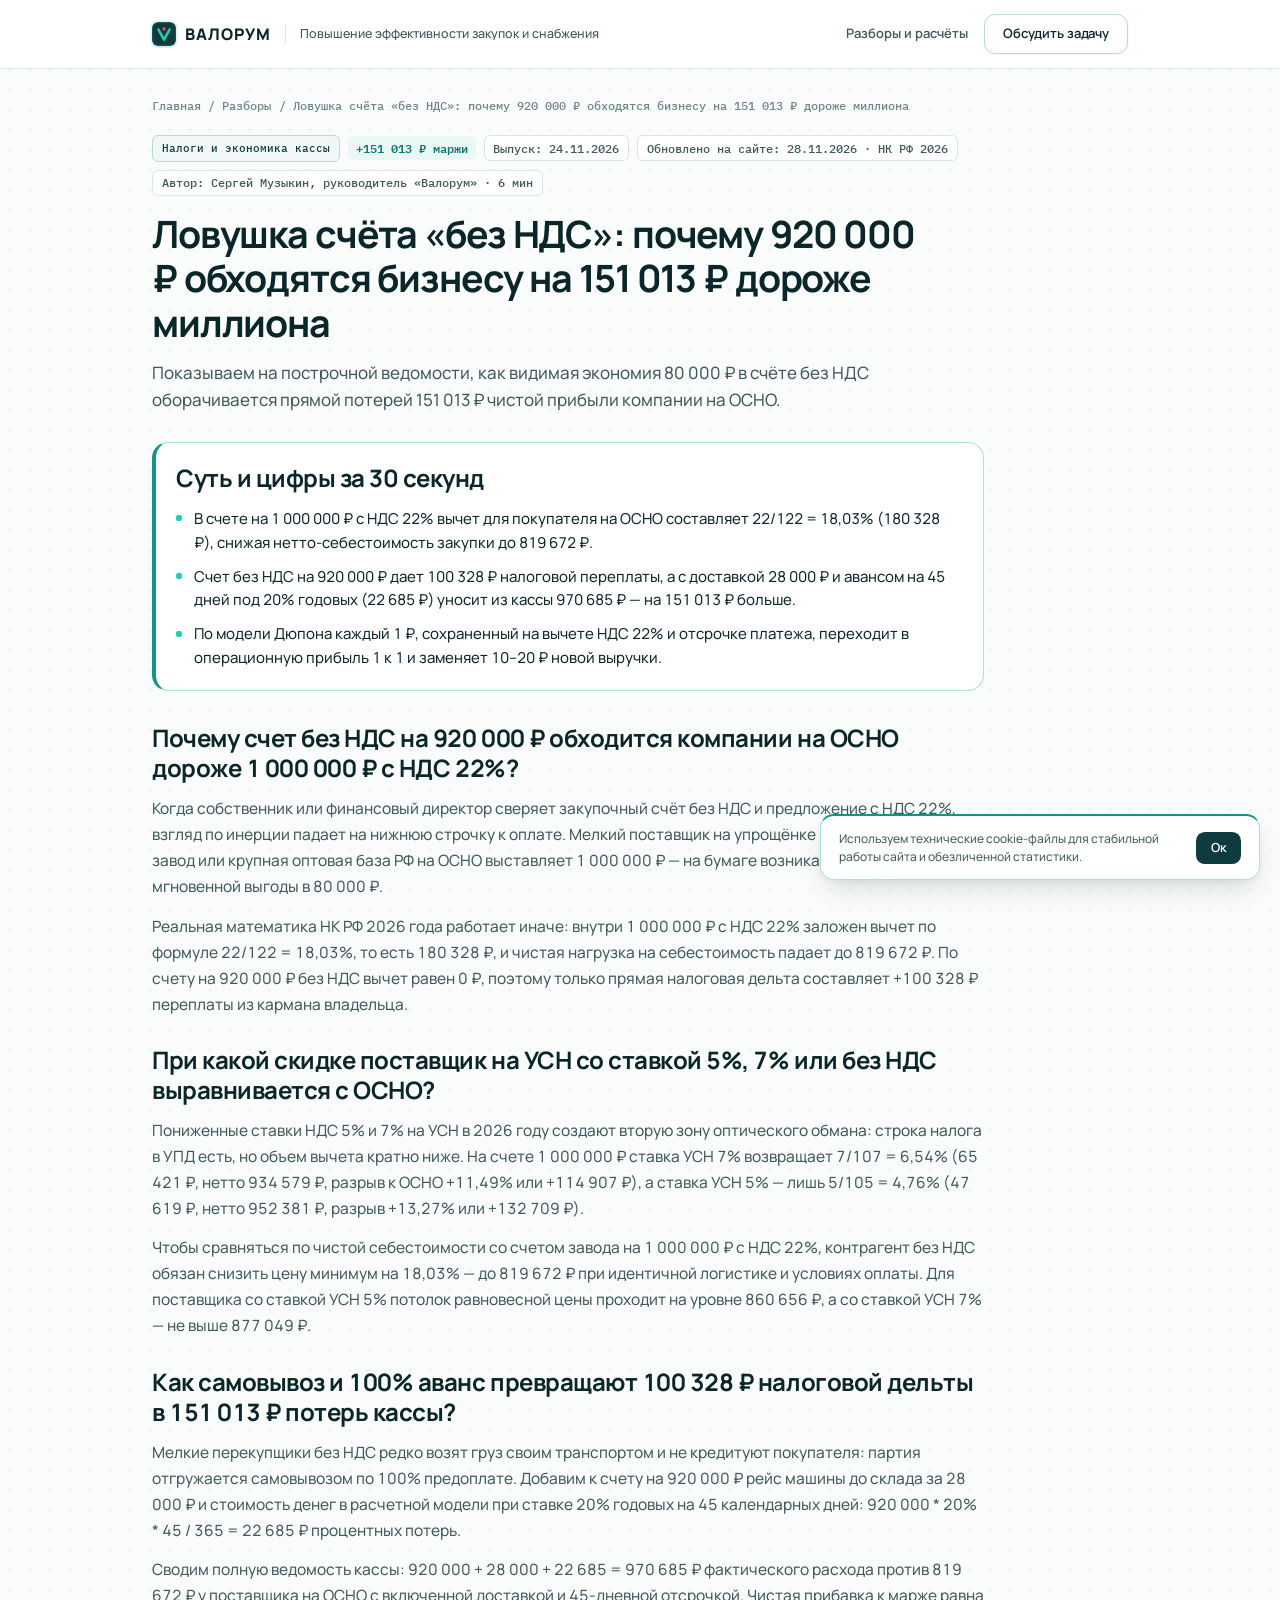
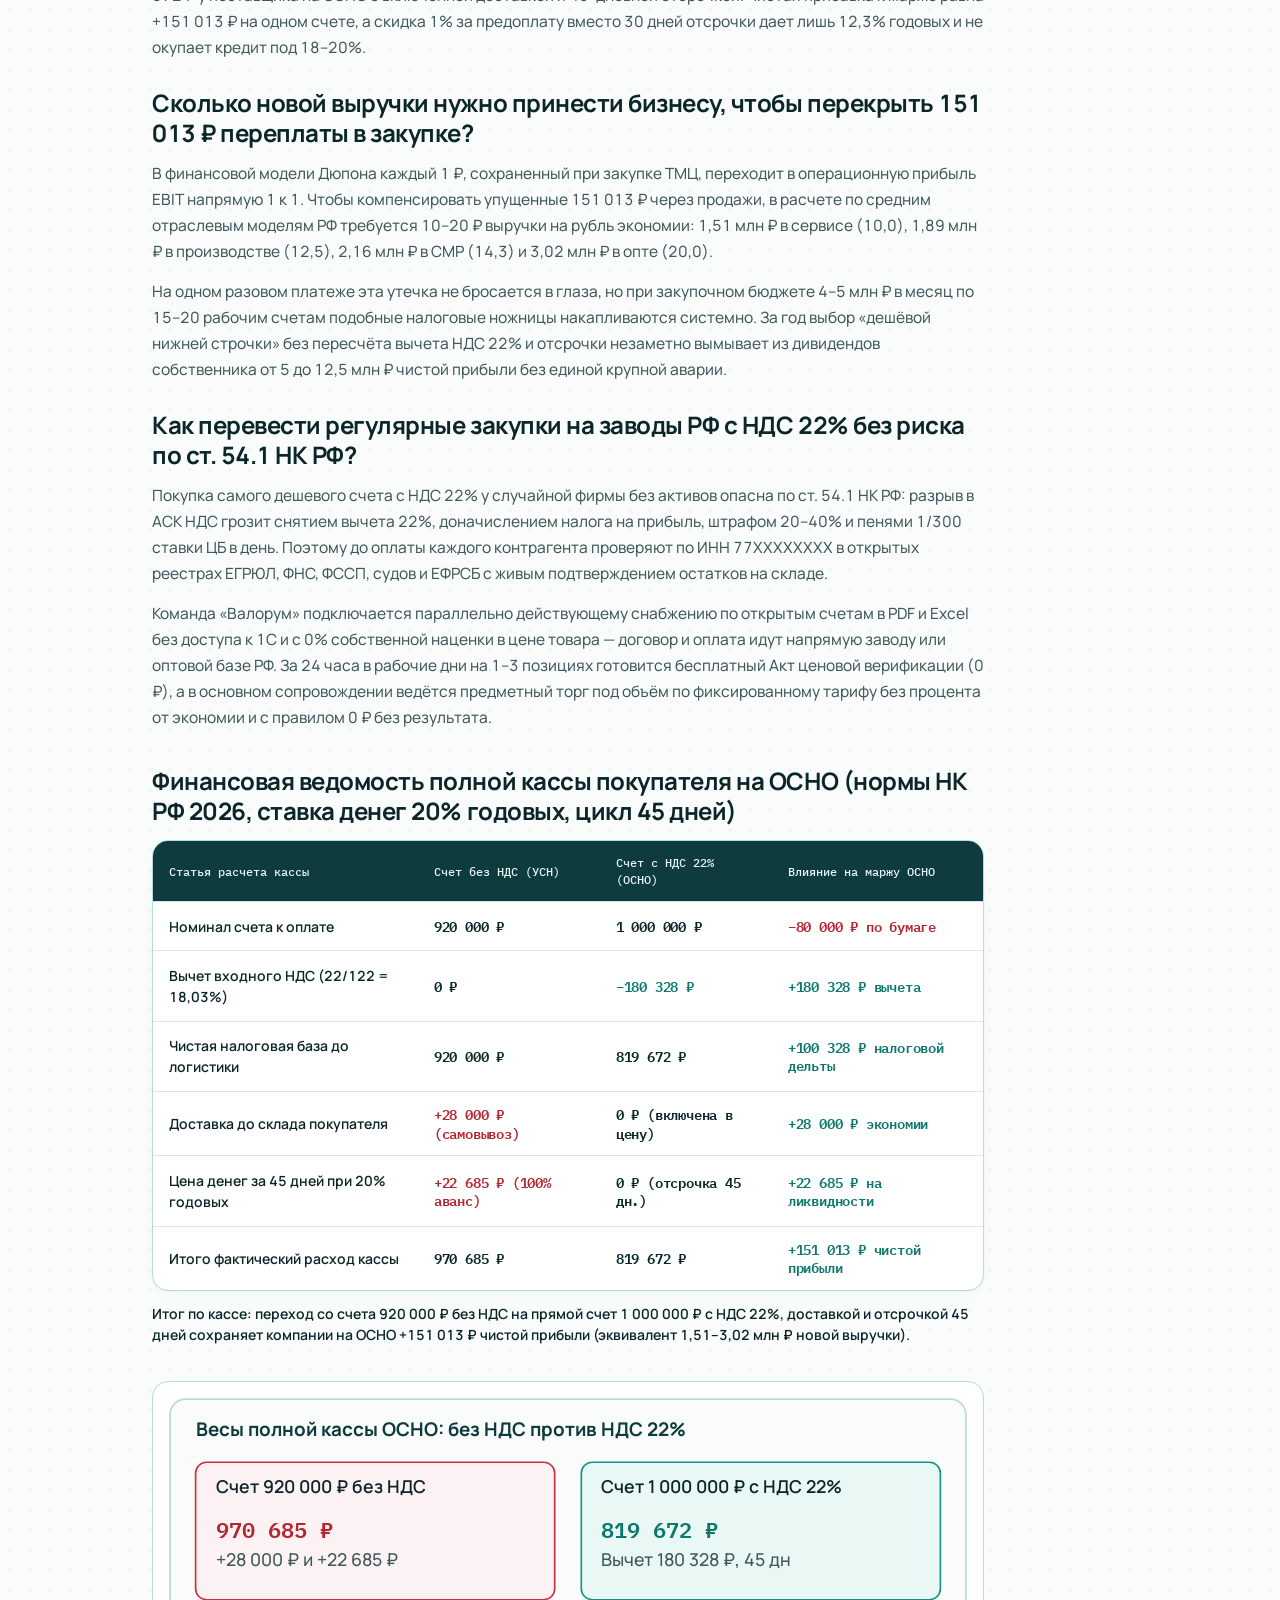
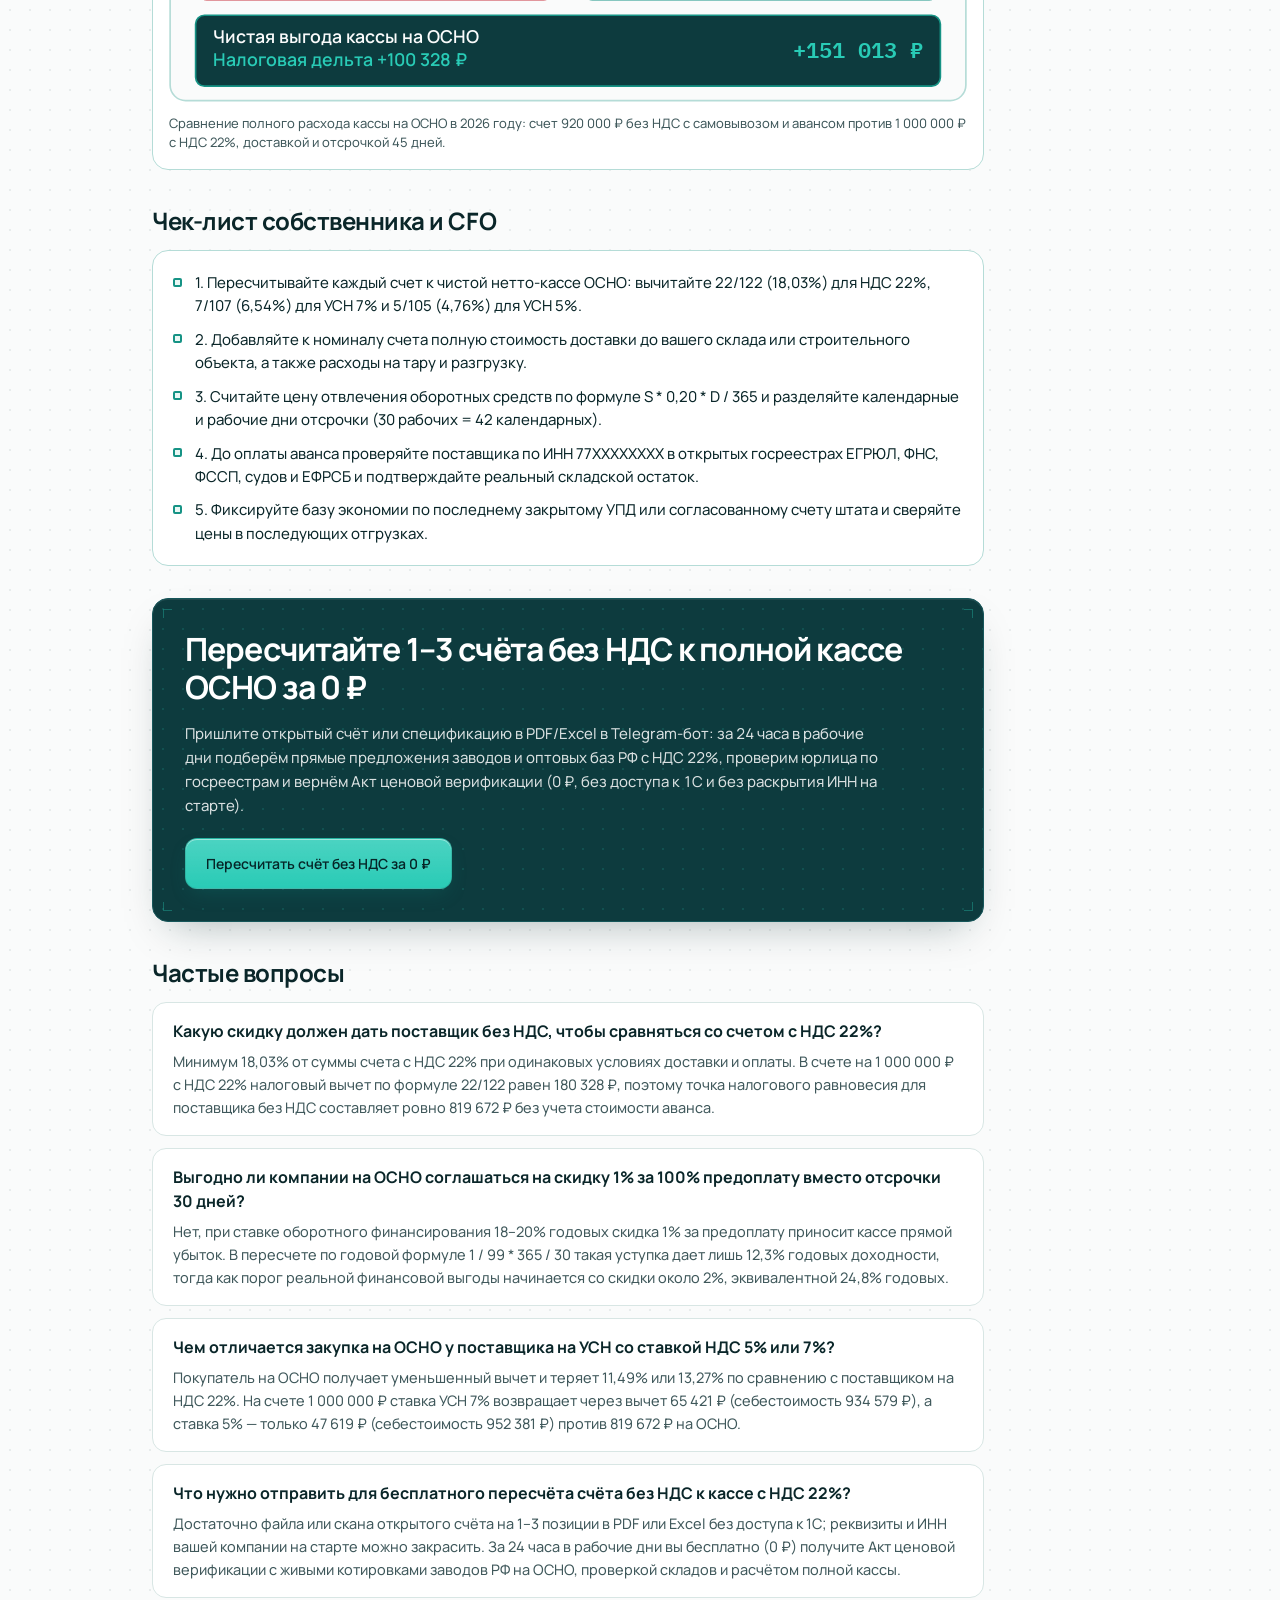
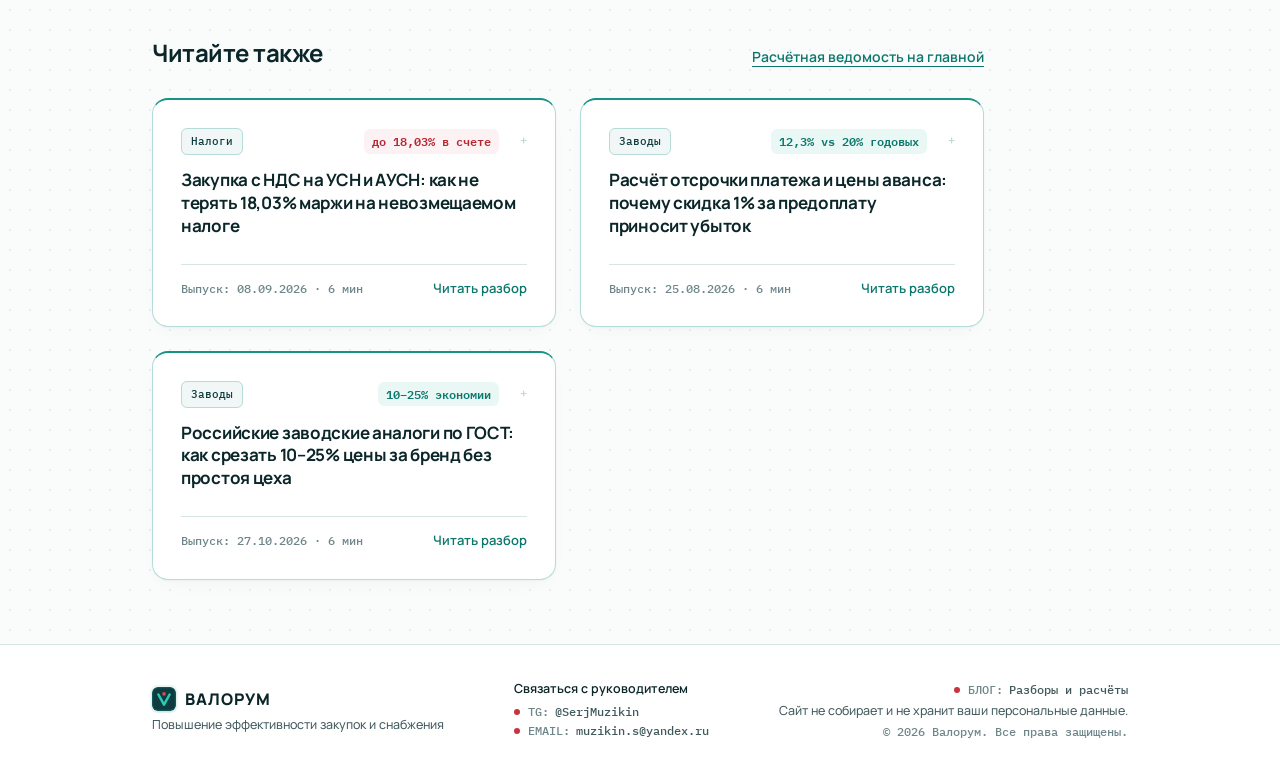
<file: blog/schet-bez-nds-protiv-nds-22/index.html>
<!DOCTYPE html>
<html lang="ru" class="scroll-smooth">
<head>
<meta charset="UTF-8">
<meta name="viewport" content="width=device-width, initial-scale=1.0">
<title>Закупка без НДС или с НДС 22%: расчёт кассы на ОСНО — Валорум</title>
<meta name="description" content="Что выгоднее компании на ОСНО — счёт без НДС за 920 000 ₽ или 1 000 000 ₽ с НДС 22%? Полный расчёт вычета 22/122, доставки и отсрочки 45 дней (+151 013 ₽ к прибыли).">
<meta name="author" content="Сергей Музыкин (@SerjMuzikin)">
<meta name="robots" content="index, follow">
<meta name="theme-color" content="#FFFFFF">
<link rel="icon" type="image/svg+xml" href="/favicon.svg">
<link rel="manifest" href="/site.webmanifest">
<link rel="canonical" href="https://valorum.ru/blog/schet-bez-nds-protiv-nds-22/">
<meta property="og:type" content="article">
<meta property="og:locale" content="ru_RU">
<meta property="og:site_name" content="Валорум">
<meta property="og:url" content="https://valorum.ru/blog/schet-bez-nds-protiv-nds-22/">
<meta property="og:title" content="Закупка без НДС или с НДС 22%: расчёт кассы на ОСНО — Валорум">
<meta property="og:description" content="Что выгоднее компании на ОСНО — счёт без НДС за 920 000 ₽ или 1 000 000 ₽ с НДС 22%? Полный расчёт вычета 22/122, доставки и отсрочки 45 дней (+151 013 ₽ к прибыли).">
<meta property="og:image" content="https://valorum.ru/blog/og-tax.png">
<meta property="og:image:type" content="image/png">
<meta property="og:image:width" content="1200">
<meta property="og:image:height" content="630">
<meta property="og:image:alt" content="Закупка без НДС или с НДС 22%: расчёт кассы на ОСНО — Валорум">
<meta property="article:published_time" content="2026-11-24T10:00:00+03:00">
<meta property="article:modified_time" content="2026-11-28T12:00:00+03:00">
<meta property="article:section" content="Налоги и экономика кассы">
<meta property="article:author" content="Сергей Музыкин">
<meta name="twitter:card" content="summary_large_image">
<meta name="twitter:image" content="https://valorum.ru/blog/og-tax.png">
<script type="application/ld+json">{"@context":"https://schema.org","@graph":[{"@type":"BlogPosting","@id":"https://valorum.ru/blog/schet-bez-nds-protiv-nds-22/#article","headline":"Ловушка счёта «без НДС»: почему 920 000 ₽ обходятся бизнесу на 151 013 ₽ дороже миллиона","description":"Что выгоднее компании на ОСНО — счёт без НДС за 920 000 ₽ или 1 000 000 ₽ с НДС 22%? Полный расчёт вычета 22/122, доставки и отсрочки 45 дней (+151 013 ₽ к прибыли).","url":"https://valorum.ru/blog/schet-bez-nds-protiv-nds-22/","datePublished":"2026-11-24T10:00:00+03:00","dateModified":"2026-11-28T12:00:00+03:00","inLanguage":"ru-RU","articleSection":"Налоги и экономика кассы","author":{"@type":"Person","name":"Сергей Музыкин","jobTitle":"Руководитель «Валорум»","url":"https://t.me/SerjMuzikin"},"publisher":{"@type":"Organization","@id":"https://valorum.ru/#org","name":"Валорум","url":"https://valorum.ru/","logo":"https://valorum.ru/favicon.svg"},"isPartOf":{"@type":"Blog","@id":"https://valorum.ru/blog/#blog","name":"Экономика закупок — Валорум","url":"https://valorum.ru/blog/"},"image":"https://valorum.ru/blog/og-tax.png","mainEntityOfPage":"https://valorum.ru/blog/schet-bez-nds-protiv-nds-22/","keywords":"закупка без НДС и с НДС 22%"},{"@type":"BreadcrumbList","itemListElement":[{"@type":"ListItem","position":1,"name":"Главная","item":"https://valorum.ru/"},{"@type":"ListItem","position":2,"name":"Разборы","item":"https://valorum.ru/blog/"},{"@type":"ListItem","position":3,"name":"Ловушка счёта «без НДС»: почему 920 000 ₽ обходятся бизнесу на 151 013 ₽ дороже миллиона","item":"https://valorum.ru/blog/schet-bez-nds-protiv-nds-22/"}]},{"@type":"FAQPage","mainEntity":[{"@type":"Question","name":"Какую скидку должен дать поставщик без НДС, чтобы сравняться со счетом с НДС 22%?","acceptedAnswer":{"@type":"Answer","text":"Минимум 18,03% от суммы счета с НДС 22% при одинаковых условиях доставки и оплаты. В счете на 1 000 000 ₽ с НДС 22% налоговый вычет по формуле 22/122 равен 180 328 ₽, поэтому точка налогового равновесия для поставщика без НДС составляет ровно 819 672 ₽ без учета стоимости аванса."}},{"@type":"Question","name":"Выгодно ли компании на ОСНО соглашаться на скидку 1% за 100% предоплату вместо отсрочки 30 дней?","acceptedAnswer":{"@type":"Answer","text":"Нет, при ставке оборотного финансирования 18–20% годовых скидка 1% за предоплату приносит кассе прямой убыток. В пересчете по годовой формуле 1 / 99 * 365 / 30 такая уступка дает лишь 12,3% годовых доходности, тогда как порог реальной финансовой выгоды начинается со скидки около 2%, эквивалентной 24,8% годовых."}},{"@type":"Question","name":"Чем отличается закупка на ОСНО у поставщика на УСН со ставкой НДС 5% или 7%?","acceptedAnswer":{"@type":"Answer","text":"Покупатель на ОСНО получает уменьшенный вычет и теряет 11,49% или 13,27% по сравнению с поставщиком на НДС 22%. На счете 1 000 000 ₽ ставка УСН 7% возвращает через вычет 65 421 ₽ (себестоимость 934 579 ₽), а ставка 5% — только 47 619 ₽ (себестоимость 952 381 ₽) против 819 672 ₽ на ОСНО."}},{"@type":"Question","name":"Что нужно отправить для бесплатного пересчёта счёта без НДС к кассе с НДС 22%?","acceptedAnswer":{"@type":"Answer","text":"Достаточно файла или скана открытого счёта на 1–3 позиции в PDF или Excel без доступа к 1С; реквизиты и ИНН вашей компании на старте можно закрасить. За 24 часа в рабочие дни вы бесплатно (0 ₽) получите Акт ценовой верификации с живыми котировками заводов РФ на ОСНО, проверкой складов и расчётом полной кассы."}}]}]}</script>
<link rel="preload" href="/manrope-latin-cyrillic-var.woff2" as="font" type="font/woff2" crossorigin>
<link rel="stylesheet" href="/styles.css?v=b8711991">
<link rel="stylesheet" href="/components.css?v=7ac595a7">
<link rel="stylesheet" href="/blog.css?v=4e0601e5">
<link rel="stylesheet" href="/utilities.css?v=2aaa250e">
<noscript><style>.reveal-item{opacity:1!important;transform:none!important}</style></noscript>
</head>
<body id="top" class="antialiased selection:bg-[#0D3B3E] selection:text-white">
<svg width="0" height="0" style="position:absolute;overflow:hidden" aria-hidden="true"><symbol id="valorum-mark" viewBox="0 0 32 32"><rect width="32" height="32" rx="7.5" fill="#0D3B3E"/><rect x="1" y="1" width="30" height="30" rx="6.5" fill="none" stroke="#1C686D" stroke-width="1"/><path d="M8.5 10L16 23.5L23.5 10" fill="none" stroke="#29CBB6" stroke-width="3.3" stroke-linecap="round" stroke-linejoin="round"/><rect x="13.9" y="7" width="4.2" height="4.2" rx="1" fill="#E04854"/></symbol></svg>
<header class="blog-header"><div class="blog-header-inner"><div class="blog-header-left"><a href="/" class="brand-lockup shrink-0" aria-label="Валорум — главная страница"><svg class="brand-logo-box" aria-hidden="true"><use href="#valorum-mark"/></svg><span class="brand-wordmark">ВАЛОРУМ</span></a><span class="blog-header-sep" aria-hidden="true"></span><span class="blog-header-sub">Повышение эффективности закупок и снабжения</span></div><div class="blog-header-right"><a href="/blog/" class="header-nav-link shrink-0">Разборы и расчёты</a><a href="#blog-cta" class="btn-header-outline blog-header-btn">Обсудить задачу</a></div></div><div id="scroll-telemetry" aria-hidden="true"></div></header>
<main class="blog-main"><article class="blog-article-wrap">
<nav class="blog-breadcrumbs" aria-label="Хлебные крошки"><a href="/">Главная</a><span>/</span><a href="/blog/">Разборы</a><span>/</span><span aria-current="page">Ловушка счёта «без НДС»: почему 920 000 ₽ обходятся бизнесу на 151 013 ₽ дороже миллиона</span></nav>
<header class="blog-article-header"><div class="blog-meta tabular-nums"><span class="blog-rubric-badge">Налоги и экономика кассы</span><span class="blog-metric blog-metric--good">+151 013 ₽ маржи</span><span class="blog-meta-chip">Выпуск: <time datetime="2026-11-24T10:00:00+03:00">24.11.2026</time></span><span class="blog-meta-chip">Обновлено на сайте: <time datetime="2026-11-28T12:00:00+03:00">28.11.2026</time> · НК РФ 2026</span><span class="blog-meta-chip">Автор: Сергей Музыкин, руководитель «Валорум» · 6 мин</span></div><h1 class="blog-h1">Ловушка счёта «без НДС»: почему 920 000 ₽ обходятся бизнесу на 151 013 ₽ дороже миллиона</h1><p class="blog-lead">Показываем на построчной ведомости, как видимая экономия 80 000 ₽ в счёте без НДС оборачивается прямой потерей 151 013 ₽ чистой прибыли компании на ОСНО.</p></header>
<section class="blog-tldr" aria-label="Суть и цифры за 30 секунд"><h2 class="blog-block-title">Суть и цифры за 30 секунд</h2><ul class="blog-tldr-list tabular-nums"><li>В счете на 1 000 000 ₽ с НДС 22% вычет для покупателя на ОСНО составляет 22/122 = 18,03% (180 328 ₽), снижая нетто-себестоимость закупки до 819 672 ₽.</li><li>Счет без НДС на 920 000 ₽ дает 100 328 ₽ налоговой переплаты, а с доставкой 28 000 ₽ и авансом на 45 дней под 20% годовых (22 685 ₽) уносит из кассы 970 685 ₽ — на 151 013 ₽ больше.</li><li>По модели Дюпона каждый 1 ₽, сохраненный на вычете НДС 22% и отсрочке платежа, переходит в операционную прибыль 1 к 1 и заменяет 10–20 ₽ новой выручки.</li></ul></section>
<div class="blog-prose tabular-nums">
<section class="blog-section"><h2>Почему счет без НДС на 920 000 ₽ обходится компании на ОСНО дороже 1 000 000 ₽ с НДС 22%?</h2><p>Когда собственник или финансовый директор сверяет закупочный счёт без НДС и предложение с НДС 22%, взгляд по инерции падает на нижнюю строчку к оплате. Мелкий поставщик на упрощёнке просит 920 000 ₽, а завод или крупная оптовая база РФ на ОСНО выставляет 1 000 000 ₽ — на бумаге возникает иллюзия мгновенной выгоды в 80 000 ₽.</p><p>Реальная математика НК РФ 2026 года работает иначе: внутри 1 000 000 ₽ с НДС 22% заложен вычет по формуле 22/122 = 18,03%, то есть 180 328 ₽, и чистая нагрузка на себестоимость падает до 819 672 ₽. По счету на 920 000 ₽ без НДС вычет равен 0 ₽, поэтому только прямая налоговая дельта составляет +100 328 ₽ переплаты из кармана владельца.</p></section>
<section class="blog-section"><h2>При какой скидке поставщик на УСН со ставкой 5%, 7% или без НДС выравнивается с ОСНО?</h2><p>Пониженные ставки НДС 5% и 7% на УСН в 2026 году создают вторую зону оптического обмана: строка налога в УПД есть, но объем вычета кратно ниже. На счете 1 000 000 ₽ ставка УСН 7% возвращает 7/107 = 6,54% (65 421 ₽, нетто 934 579 ₽, разрыв к ОСНО +11,49% или +114 907 ₽), а ставка УСН 5% — лишь 5/105 = 4,76% (47 619 ₽, нетто 952 381 ₽, разрыв +13,27% или +132 709 ₽).</p><p>Чтобы сравняться по чистой себестоимости со счетом завода на 1 000 000 ₽ с НДС 22%, контрагент без НДС обязан снизить цену минимум на 18,03% — до 819 672 ₽ при идентичной логистике и условиях оплаты. Для поставщика со ставкой УСН 5% потолок равновесной цены проходит на уровне 860 656 ₽, а со ставкой УСН 7% — не выше 877 049 ₽.</p></section>
<section class="blog-section"><h2>Как самовывоз и 100% аванс превращают 100 328 ₽ налоговой дельты в 151 013 ₽ потерь кассы?</h2><p>Мелкие перекупщики без НДС редко возят груз своим транспортом и не кредитуют покупателя: партия отгружается самовывозом по 100% предоплате. Добавим к счету на 920 000 ₽ рейс машины до склада за 28 000 ₽ и стоимость денег в расчетной модели при ставке 20% годовых на 45 календарных дней: 920 000 * 20% * 45 / 365 = 22 685 ₽ процентных потерь.</p><p>Сводим полную ведомость кассы: 920 000 + 28 000 + 22 685 = 970 685 ₽ фактического расхода против 819 672 ₽ у поставщика на ОСНО с включенной доставкой и 45-дневной отсрочкой. Чистая прибавка к марже равна +151 013 ₽ на одном счете, а скидка 1% за предоплату вместо 30 дней отсрочки дает лишь 12,3% годовых и не окупает кредит под 18–20%.</p></section>
<section class="blog-section"><h2>Сколько новой выручки нужно принести бизнесу, чтобы перекрыть 151 013 ₽ переплаты в закупке?</h2><p>В финансовой модели Дюпона каждый 1 ₽, сохраненный при закупке ТМЦ, переходит в операционную прибыль EBIT напрямую 1 к 1. Чтобы компенсировать упущенные 151 013 ₽ через продажи, в расчете по средним отраслевым моделям РФ требуется 10–20 ₽ выручки на рубль экономии: 1,51 млн ₽ в сервисе (10,0), 1,89 млн ₽ в производстве (12,5), 2,16 млн ₽ в СМР (14,3) и 3,02 млн ₽ в опте (20,0).</p><p>На одном разовом платеже эта утечка не бросается в глаза, но при закупочном бюджете 4–5 млн ₽ в месяц по 15–20 рабочим счетам подобные налоговые ножницы накапливаются системно. За год выбор «дешёвой нижней строчки» без пересчёта вычета НДС 22% и отсрочки незаметно вымывает из дивидендов собственника от 5 до 12,5 млн ₽ чистой прибыли без единой крупной аварии.</p></section>
<section class="blog-section"><h2>Как перевести регулярные закупки на заводы РФ с НДС 22% без риска по ст. 54.1 НК РФ?</h2><p>Покупка самого дешевого счета с НДС 22% у случайной фирмы без активов опасна по ст. 54.1 НК РФ: разрыв в АСК НДС грозит снятием вычета 22%, доначислением налога на прибыль, штрафом 20–40% и пенями 1/300 ставки ЦБ в день. Поэтому до оплаты каждого контрагента проверяют по ИНН 77XXXXXXXX в открытых реестрах ЕГРЮЛ, ФНС, ФССП, судов и ЕФРСБ с живым подтверждением остатков на складе.</p><p>Команда «Валорум» подключается параллельно действующему снабжению по открытым счетам в PDF и Excel без доступа к 1С и с 0% собственной наценки в цене товара — договор и оплата идут напрямую заводу или оптовой базе РФ. За 24 часа в рабочие дни на 1–3 позициях готовится бесплатный Акт ценовой верификации (0 ₽), а в основном сопровождении ведётся предметный торг под объём по фиксированному тарифу без процента от экономии и с правилом 0 ₽ без результата.</p></section>
</div>
<section class="valorum-ledger" aria-label="Финансовая ведомость"><h2 class="blog-block-title">Финансовая ведомость полной кассы покупателя на ОСНО (нормы НК РФ 2026, ставка денег 20% годовых, цикл 45 дней)</h2><div class="valorum-table-wrap"><table class="tabular-nums"><thead><tr><th>Статья расчета кассы</th><th>Счет без НДС (УСН)</th><th>Счет с НДС 22% (ОСНО)</th><th>Влияние на маржу ОСНО</th></tr></thead><tbody><tr><td class="val-ink">Номинал счета к оплате</td><td data-label="Счет без НДС (УСН)" class="ledger-num val-ink">920 000 ₽</td><td data-label="С НДС 22% (ОСНО)" class="ledger-num val-ink">1 000 000 ₽</td><td data-label="Влияние на маржу" class="ledger-num val-bad">−80 000 ₽ по бумаге</td></tr><tr><td class="val-ink">Вычет входного НДС (22/122 = 18,03%)</td><td data-label="Счет без НДС (УСН)" class="ledger-num val-ink">0 ₽</td><td data-label="С НДС 22% (ОСНО)" class="ledger-num val-good">−180 328 ₽</td><td data-label="Влияние на маржу" class="ledger-num val-good">+180 328 ₽ вычета</td></tr><tr><td class="val-ink">Чистая налоговая база до логистики</td><td data-label="Счет без НДС (УСН)" class="ledger-num val-ink">920 000 ₽</td><td data-label="С НДС 22% (ОСНО)" class="ledger-num val-ink">819 672 ₽</td><td data-label="Влияние на маржу" class="ledger-num val-good">+100 328 ₽ налоговой дельты</td></tr><tr><td class="val-ink">Доставка до склада покупателя</td><td data-label="Счет без НДС (УСН)" class="ledger-num val-bad">+28 000 ₽ (самовывоз)</td><td data-label="С НДС 22% (ОСНО)" class="ledger-num val-ink">0 ₽ (включена в цену)</td><td data-label="Влияние на маржу" class="ledger-num val-good">+28 000 ₽ экономии</td></tr><tr><td class="val-ink">Цена денег за 45 дней при 20% годовых</td><td data-label="Счет без НДС (УСН)" class="ledger-num val-bad">+22 685 ₽ (100% аванс)</td><td data-label="С НДС 22% (ОСНО)" class="ledger-num val-ink">0 ₽ (отсрочка 45 дн.)</td><td data-label="Влияние на маржу" class="ledger-num val-good">+22 685 ₽ на ликвидности</td></tr><tr><td class="val-ink">Итого фактический расход кассы</td><td data-label="Счет без НДС (УСН)" class="ledger-num val-ink">970 685 ₽</td><td data-label="С НДС 22% (ОСНО)" class="ledger-num val-ink">819 672 ₽</td><td data-label="Влияние на маржу" class="ledger-num val-good">+151 013 ₽ чистой прибыли</td></tr></tbody></table></div><p class="blog-ledger-summary tabular-nums">Итог по кассе: переход со счета 920 000 ₽ без НДС на прямой счет 1 000 000 ₽ с НДС 22%, доставкой и отсрочкой 45 дней сохраняет компании на ОСНО +151 013 ₽ чистой прибыли (эквивалент 1,51–3,02 млн ₽ новой выручки).</p></section>
<figure class="blog-diagram"><svg xmlns="http://www.w3.org/2000/svg" viewBox="0 0 720 274" class="blog-diagram-svg" aria-hidden="true"><rect x="1" y="1" width="718" height="272" rx="14" fill="#FAFBFB" stroke="#B5DCD7" stroke-width="1.5"/><text x="24" y="34" class="dt">Весы полной кассы ОСНО: без НДС против НДС 22%</text><rect x="24" y="58" width="324" height="124" rx="10" fill="#FDF2F3" stroke="#C9333E" stroke-width="1.5"/><text x="42" y="86">Счет 920 000 ₽ без НДС</text><text x="42" y="126" class="dm dv dr">970 685 ₽</text><text x="42" y="152" class="ds">+28 000 ₽ и +22 685 ₽</text><rect x="372" y="58" width="324" height="124" rx="10" fill="#EAF8F5" stroke="#169385" stroke-width="1.5"/><text x="390" y="86">Счет 1 000 000 ₽ с НДС 22%</text><text x="390" y="126" class="dm dv dg">819 672 ₽</text><text x="390" y="152" class="ds">Вычет 180 328 ₽, 45 дн</text><rect x="24" y="196" width="672" height="64" rx="8" fill="#0D3B3E" stroke="#169385" stroke-width="1.5"/><text x="40" y="221" class="dw"><tspan x="40" dy="0">Чистая выгода кассы на ОСНО</tspan><tspan x="40" dy="21" class="da">Налоговая дельта +100 328 ₽</tspan></text><text x="680" y="235" class="dm de da dv">+151 013 ₽</text></svg><figcaption>Сравнение полного расхода кассы на ОСНО в 2026 году: счет 920 000 ₽ без НДС с самовывозом и авансом против 1 000 000 ₽ с НДС 22%, доставкой и отсрочкой 45 дней.</figcaption></figure>
<section class="blog-checklist-wrap"><h2 class="blog-block-title">Чек-лист собственника и CFO</h2><ul class="blog-checklist"><li>1. Пересчитывайте каждый счет к чистой нетто-кассе ОСНО: вычитайте 22/122 (18,03%) для НДС 22%, 7/107 (6,54%) для УСН 7% и 5/105 (4,76%) для УСН 5%.</li><li>2. Добавляйте к номиналу счета полную стоимость доставки до вашего склада или строительного объекта, а также расходы на тару и разгрузку.</li><li>3. Считайте цену отвлечения оборотных средств по формуле S * 0,20 * D / 365 и разделяйте календарные и рабочие дни отсрочки (30 рабочих = 42 календарных).</li><li>4. До оплаты аванса проверяйте поставщика по ИНН 77XXXXXXXX в открытых госреестрах ЕГРЮЛ, ФНС, ФССП, судов и ЕФРСБ и подтверждайте реальный складской остаток.</li><li>5. Фиксируйте базу экономии по последнему закрытому УПД или согласованному счету штата и сверяйте цены в последующих отгрузках.</li></ul></section>
<div id="blog-cta" class="dark-green-banner reveal-item"><span class="corner-tick tl"></span><span class="corner-tick tr"></span><span class="corner-tick bl"></span><span class="corner-tick br"></span><div class="relative"><h2 class="section-h2">Пересчитайте 1–3 счёта без НДС к полной кассе ОСНО за 0 ₽</h2><p class="blog-banner-text tabular-nums">Пришлите открытый счёт или спецификацию в PDF/Excel в Telegram-бот: за 24 часа в рабочие дни подберём прямые предложения заводов и оптовых баз РФ с НДС 22%, проверим юрлица по госреестрам и вернём Акт ценовой верификации (0 ₽, без доступа к 1С и без раскрытия ИНН на старте).</p><a href="https://t.me/valorum_official_bot?start=landing_cta" data-bot-cta data-bot-camp="bg-a01" target="_blank" rel="noopener noreferrer" class="btn-valorum blog-cta-btn"><span>Пересчитать счёт без НДС за 0 ₽</span></a></div></div>
<section class="blog-faq" data-faq-visible><h2 class="blog-block-title">Частые вопросы</h2>
<div class="blog-faq-item"><h3 class="blog-faq-q">Какую скидку должен дать поставщик без НДС, чтобы сравняться со счетом с НДС 22%?</h3><p class="blog-faq-a">Минимум 18,03% от суммы счета с НДС 22% при одинаковых условиях доставки и оплаты. В счете на 1 000 000 ₽ с НДС 22% налоговый вычет по формуле 22/122 равен 180 328 ₽, поэтому точка налогового равновесия для поставщика без НДС составляет ровно 819 672 ₽ без учета стоимости аванса.</p></div>
<div class="blog-faq-item"><h3 class="blog-faq-q">Выгодно ли компании на ОСНО соглашаться на скидку 1% за 100% предоплату вместо отсрочки 30 дней?</h3><p class="blog-faq-a">Нет, при ставке оборотного финансирования 18–20% годовых скидка 1% за предоплату приносит кассе прямой убыток. В пересчете по годовой формуле 1 / 99 * 365 / 30 такая уступка дает лишь 12,3% годовых доходности, тогда как порог реальной финансовой выгоды начинается со скидки около 2%, эквивалентной 24,8% годовых.</p></div>
<div class="blog-faq-item"><h3 class="blog-faq-q">Чем отличается закупка на ОСНО у поставщика на УСН со ставкой НДС 5% или 7%?</h3><p class="blog-faq-a">Покупатель на ОСНО получает уменьшенный вычет и теряет 11,49% или 13,27% по сравнению с поставщиком на НДС 22%. На счете 1 000 000 ₽ ставка УСН 7% возвращает через вычет 65 421 ₽ (себестоимость 934 579 ₽), а ставка 5% — только 47 619 ₽ (себестоимость 952 381 ₽) против 819 672 ₽ на ОСНО.</p></div>
<div class="blog-faq-item"><h3 class="blog-faq-q">Что нужно отправить для бесплатного пересчёта счёта без НДС к кассе с НДС 22%?</h3><p class="blog-faq-a">Достаточно файла или скана открытого счёта на 1–3 позиции в PDF или Excel без доступа к 1С; реквизиты и ИНН вашей компании на старте можно закрасить. За 24 часа в рабочие дни вы бесплатно (0 ₽) получите Акт ценовой верификации с живыми котировками заводов РФ на ОСНО, проверкой складов и расчётом полной кассы.</p></div>
</section>
<section class="blog-related"><div class="blog-related-head"><h2 class="blog-block-title">Читайте также</h2><a href="/#financial-ledger" class="blog-ledger-anchor">Расчётная ведомость на главной</a></div><div class="blog-grid">
<article class="valorum-card valorum-card--flex blog-card" data-rubric="tax"><div><div class="blog-card-top"><span class="blog-rubric-badge">Налоги</span><span class="blog-metric tabular-nums blog-metric--crimson">до 18,03% в счете</span></div><h2 class="blog-card-title"><a href="/blog/usn-i-nevozmeshchaemyy-nds/">Закупка с НДС на УСН и АУСН: как не терять 18,03% маржи на невозмещаемом налоге</a></h2></div><div class="blog-card-footer tabular-nums"><span class="blog-card-meta">Выпуск: <time datetime="2026-09-08T10:00:00+03:00">08.09.2026</time> · 6 мин</span><a href="/blog/usn-i-nevozmeshchaemyy-nds/" class="blog-card-cta">Читать разбор</a></div></article>
<article class="valorum-card valorum-card--flex blog-card" data-rubric="sourcing"><div><div class="blog-card-top"><span class="blog-rubric-badge">Заводы</span><span class="blog-metric tabular-nums blog-metric--good">12,3% vs 20% годовых</span></div><h2 class="blog-card-title"><a href="/blog/otsrochka-platezha-protiv-avansa/">Расчёт отсрочки платежа и цены аванса: почему скидка 1% за предоплату приносит убыток</a></h2></div><div class="blog-card-footer tabular-nums"><span class="blog-card-meta">Выпуск: <time datetime="2026-08-25T10:00:00+03:00">25.08.2026</time> · 6 мин</span><a href="/blog/otsrochka-platezha-protiv-avansa/" class="blog-card-cta">Читать разбор</a></div></article>
<article class="valorum-card valorum-card--flex blog-card" data-rubric="sourcing"><div><div class="blog-card-top"><span class="blog-rubric-badge">Заводы</span><span class="blog-metric tabular-nums blog-metric--good">10–25% экономии</span></div><h2 class="blog-card-title"><a href="/blog/rossiyskie-zavodskie-analogi-po-gost/">Российские заводские аналоги по ГОСТ: как срезать 10–25% цены за бренд без простоя цеха</a></h2></div><div class="blog-card-footer tabular-nums"><span class="blog-card-meta">Выпуск: <time datetime="2026-10-27T10:00:00+03:00">27.10.2026</time> · 6 мин</span><a href="/blog/rossiyskie-zavodskie-analogi-po-gost/" class="blog-card-cta">Читать разбор</a></div></article>
</div></section>
</article></main>
<footer class="blog-footer"><div class="blog-footer-inner"><div class="blog-footer-col"><a href="#top" class="brand-lockup" aria-label="Валорум — наверх страницы"><svg class="brand-logo-box" aria-hidden="true"><use href="#valorum-mark"/></svg><span class="brand-wordmark">ВАЛОРУМ</span></a><div class="blog-footer-sub">Повышение эффективности закупок и снабжения</div></div><div class="blog-footer-col"><div class="blog-footer-head">Связаться с руководителем</div><div class="blog-footer-links"><div class="blog-footer-row"><span class="footer-dot"></span><span class="blog-footer-lbl">TG:</span><a href="https://t.me/SerjMuzikin" target="_blank" rel="noopener noreferrer" class="footer-link">@SerjMuzikin</a></div><div class="blog-footer-row"><span class="footer-dot"></span><span class="blog-footer-lbl">EMAIL:</span><a href="mailto:muzikin.s@yandex.ru" class="footer-link">muzikin.s@yandex.ru</a></div></div></div><div class="blog-footer-legal"><div class="blog-footer-row"><span class="footer-dot"></span><span class="blog-footer-lbl">БЛОГ:</span><a href="/blog/" class="footer-link">Разборы и расчёты</a></div><div class="blog-footer-sub">Сайт не собирает и не хранит ваши персональные данные.</div><div class="blog-footer-copy">© 2026 Валорум. Все права защищены.</div></div></div></footer>
<div id="cookie-notice" class="cookie-notice" role="region" aria-label="Уведомление о cookie" hidden><p class="cookie-notice-text">Используем технические cookie-файлы для стабильной работы сайта и обезличенной статистики.</p><button type="button" id="cookie-accept-btn" class="cookie-notice-btn">Ок</button></div>
<script src="/kinematics.js?v=ee019feb" defer></script>
</body>
</html>
</file>
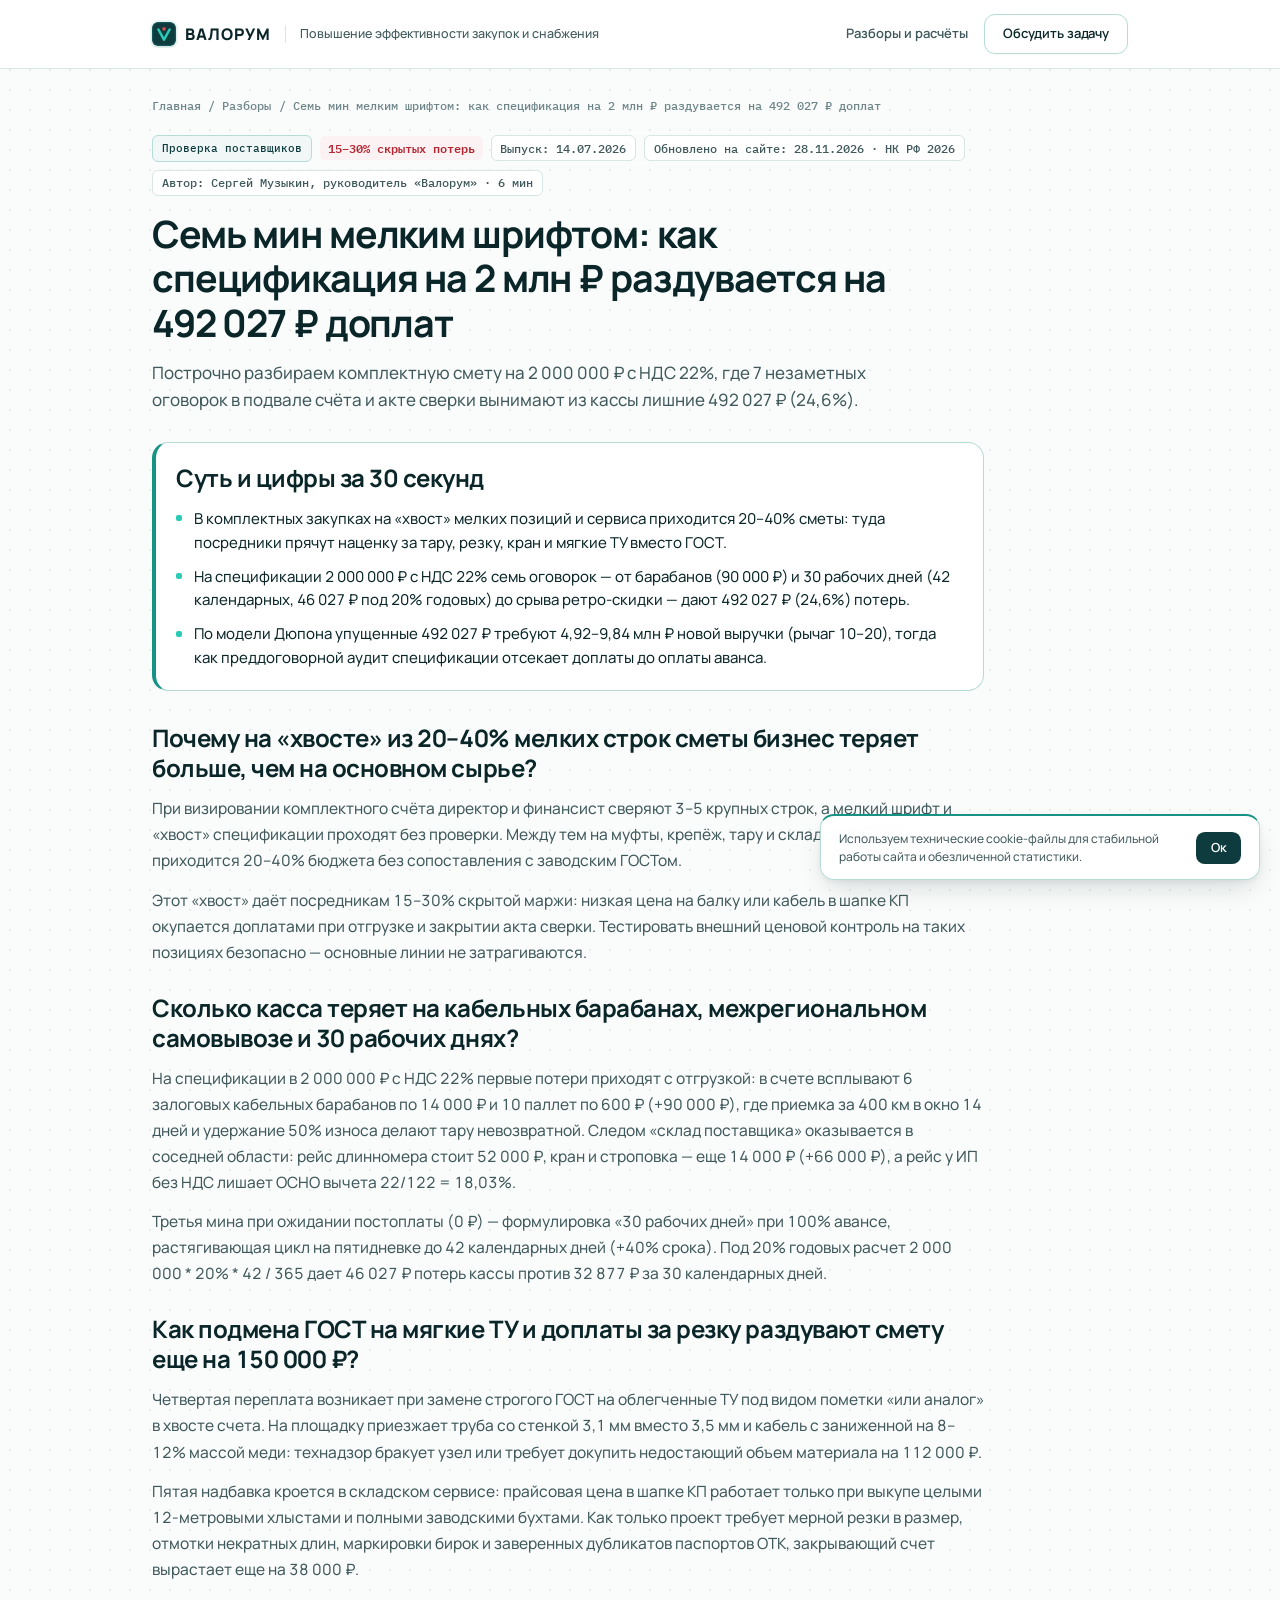
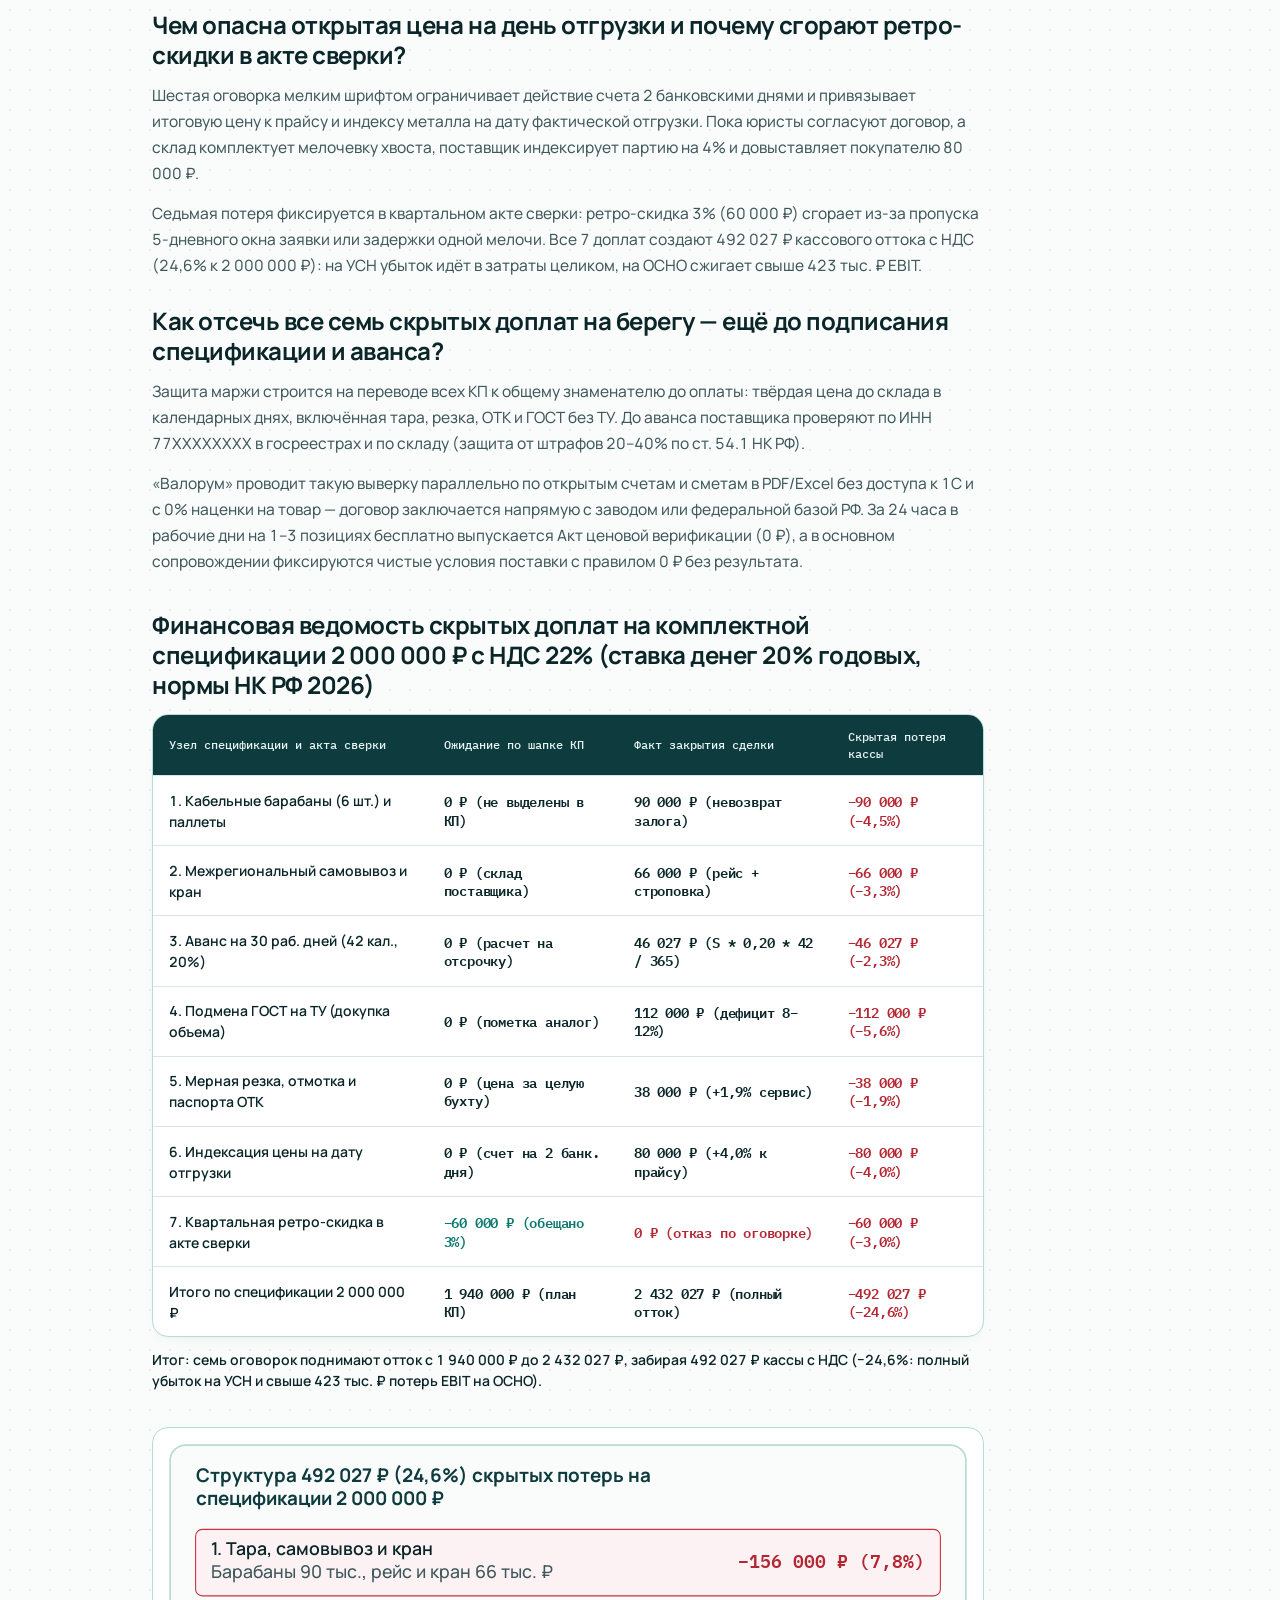
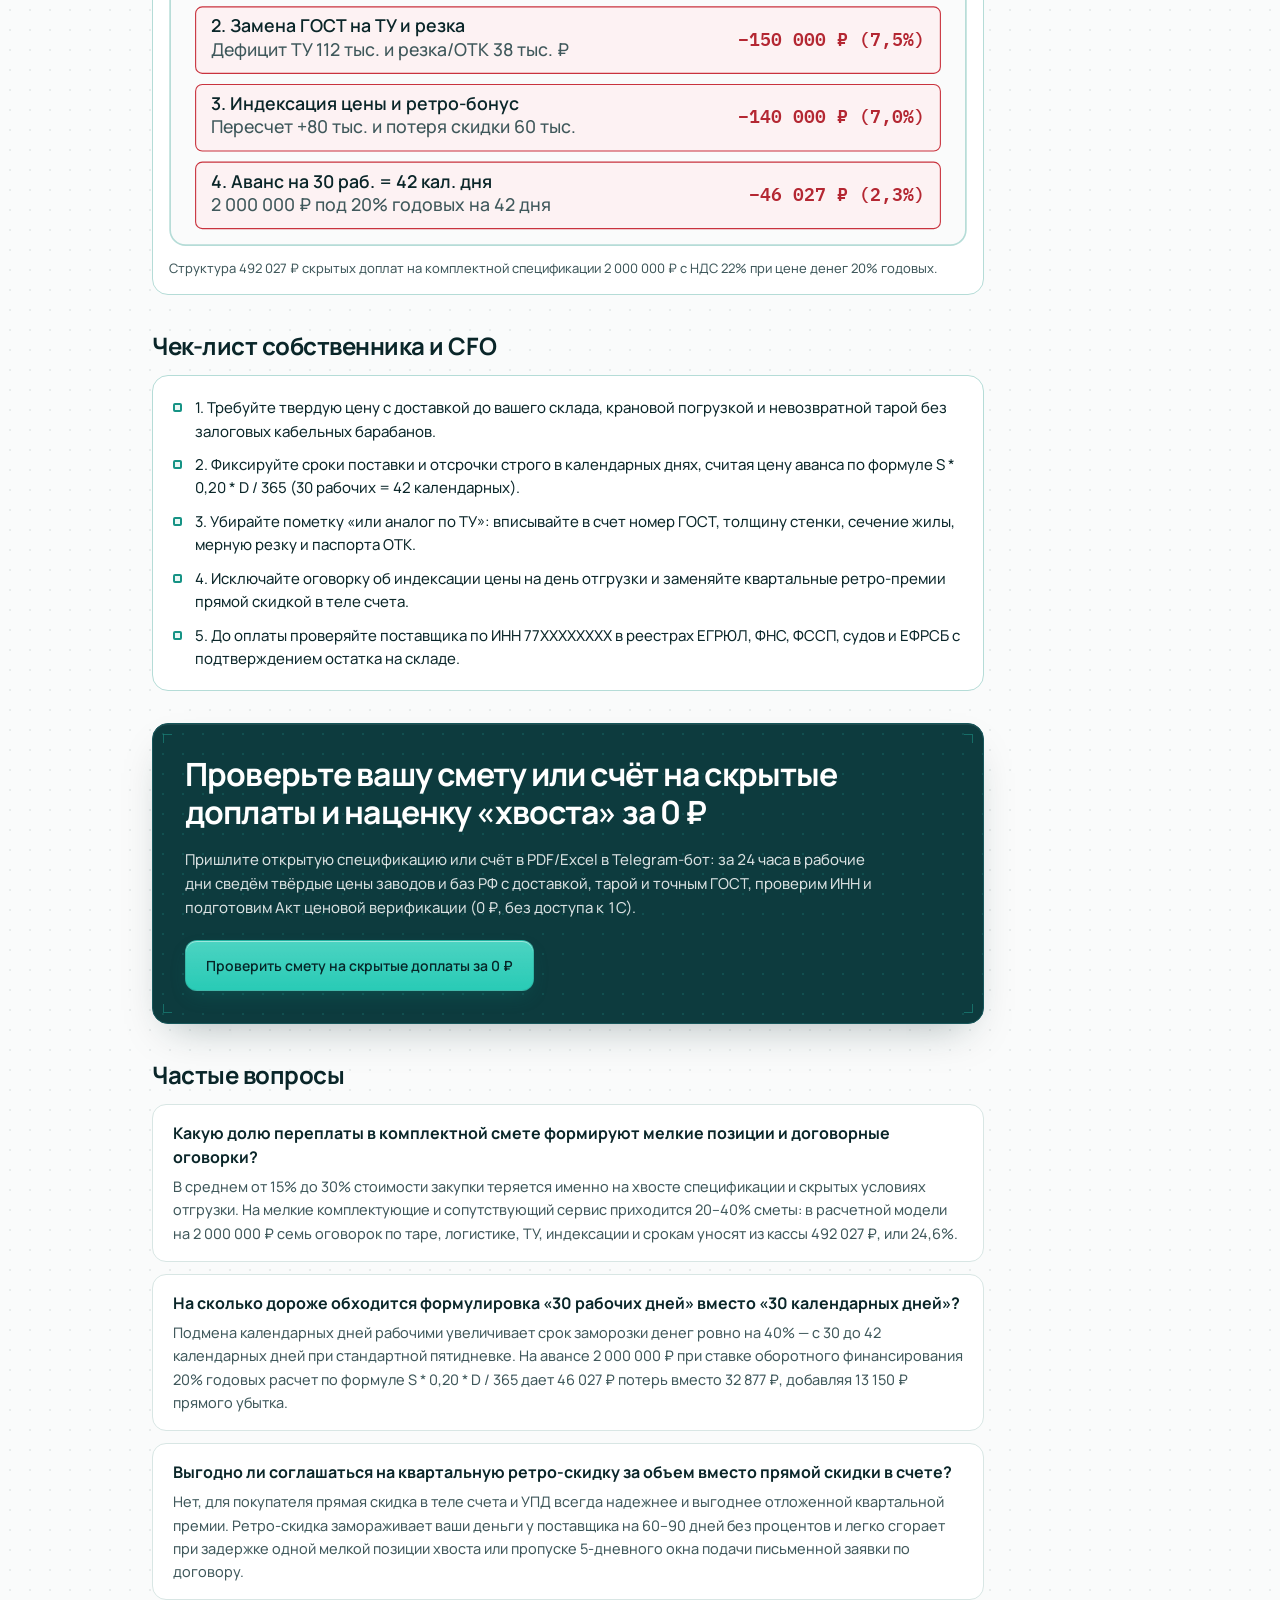
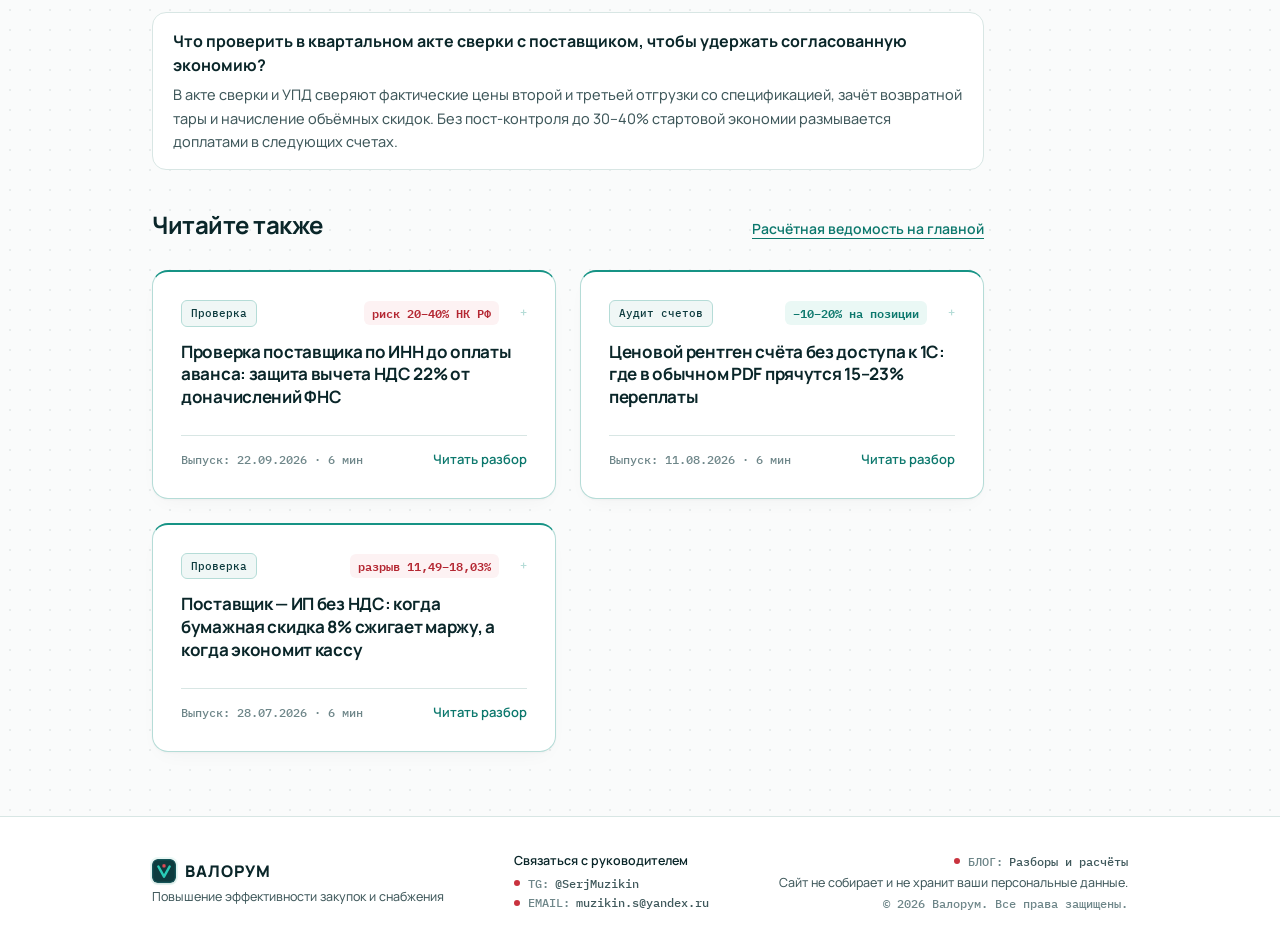
<file: blog/skrytye-doplaty-v-specifikacii/index.html>
<!DOCTYPE html>
<html lang="ru" class="scroll-smooth">
<head>
<meta charset="UTF-8">
<meta name="viewport" content="width=device-width, initial-scale=1.0">
<title>Скрытые доплаты в счёте, спецификации и акте сверки — Валорум</title>
<meta name="description" content="Какие скрытые доплаты в спецификации, договоре поставки и акте сверки съедают 15–30% маржи: кабельные барабаны, подмена ГОСТ на ТУ, 30 рабочих дней и сгорающие ретро-скидки.">
<meta name="author" content="Сергей Музыкин (@SerjMuzikin)">
<meta name="robots" content="index, follow">
<meta name="theme-color" content="#FFFFFF">
<link rel="icon" type="image/svg+xml" href="/favicon.svg">
<link rel="manifest" href="/site.webmanifest">
<link rel="canonical" href="https://valorum.ru/blog/skrytye-doplaty-v-specifikacii/">
<meta property="og:type" content="article">
<meta property="og:locale" content="ru_RU">
<meta property="og:site_name" content="Валорум">
<meta property="og:url" content="https://valorum.ru/blog/skrytye-doplaty-v-specifikacii/">
<meta property="og:title" content="Скрытые доплаты в счёте, спецификации и акте сверки — Валорум">
<meta property="og:description" content="Какие скрытые доплаты в спецификации, договоре поставки и акте сверки съедают 15–30% маржи: кабельные барабаны, подмена ГОСТ на ТУ, 30 рабочих дней и сгорающие ретро-скидки.">
<meta property="og:image" content="https://valorum.ru/blog/og-check.png">
<meta property="og:image:type" content="image/png">
<meta property="og:image:width" content="1200">
<meta property="og:image:height" content="630">
<meta property="og:image:alt" content="Скрытые доплаты в счёте, спецификации и акте сверки — Валорум">
<meta property="article:published_time" content="2026-07-14T10:00:00+03:00">
<meta property="article:modified_time" content="2026-11-28T12:00:00+03:00">
<meta property="article:section" content="Проверка поставщиков">
<meta property="article:author" content="Сергей Музыкин">
<meta name="twitter:card" content="summary_large_image">
<meta name="twitter:image" content="https://valorum.ru/blog/og-check.png">
<script type="application/ld+json">{"@context":"https://schema.org","@graph":[{"@type":"BlogPosting","@id":"https://valorum.ru/blog/skrytye-doplaty-v-specifikacii/#article","headline":"Семь мин мелким шрифтом: как спецификация на 2 млн ₽ раздувается на 492 027 ₽ доплат","description":"Какие скрытые доплаты в спецификации, договоре поставки и акте сверки съедают 15–30% маржи: кабельные барабаны, подмена ГОСТ на ТУ, 30 рабочих дней и сгорающие ретро-скидки.","url":"https://valorum.ru/blog/skrytye-doplaty-v-specifikacii/","datePublished":"2026-07-14T10:00:00+03:00","dateModified":"2026-11-28T12:00:00+03:00","inLanguage":"ru-RU","articleSection":"Проверка поставщиков","author":{"@type":"Person","name":"Сергей Музыкин","jobTitle":"Руководитель «Валорум»","url":"https://t.me/SerjMuzikin"},"publisher":{"@type":"Organization","@id":"https://valorum.ru/#org","name":"Валорум","url":"https://valorum.ru/","logo":"https://valorum.ru/favicon.svg"},"isPartOf":{"@type":"Blog","@id":"https://valorum.ru/blog/#blog","name":"Экономика закупок — Валорум","url":"https://valorum.ru/blog/"},"image":"https://valorum.ru/blog/og-check.png","mainEntityOfPage":"https://valorum.ru/blog/skrytye-doplaty-v-specifikacii/","keywords":"скрытые доплаты в спецификации и акте сверки"},{"@type":"BreadcrumbList","itemListElement":[{"@type":"ListItem","position":1,"name":"Главная","item":"https://valorum.ru/"},{"@type":"ListItem","position":2,"name":"Разборы","item":"https://valorum.ru/blog/"},{"@type":"ListItem","position":3,"name":"Семь мин мелким шрифтом: как спецификация на 2 млн ₽ раздувается на 492 027 ₽ доплат","item":"https://valorum.ru/blog/skrytye-doplaty-v-specifikacii/"}]},{"@type":"FAQPage","mainEntity":[{"@type":"Question","name":"Какую долю переплаты в комплектной смете формируют мелкие позиции и договорные оговорки?","acceptedAnswer":{"@type":"Answer","text":"В среднем от 15% до 30% стоимости закупки теряется именно на хвосте спецификации и скрытых условиях отгрузки. На мелкие комплектующие и сопутствующий сервис приходится 20–40% сметы: в расчетной модели на 2 000 000 ₽ семь оговорок по таре, логистике, ТУ, индексации и срокам уносят из кассы 492 027 ₽, или 24,6%."}},{"@type":"Question","name":"На сколько дороже обходится формулировка «30 рабочих дней» вместо «30 календарных дней»?","acceptedAnswer":{"@type":"Answer","text":"Подмена календарных дней рабочими увеличивает срок заморозки денег ровно на 40% — с 30 до 42 календарных дней при стандартной пятидневке. На авансе 2 000 000 ₽ при ставке оборотного финансирования 20% годовых расчет по формуле S * 0,20 * D / 365 дает 46 027 ₽ потерь вместо 32 877 ₽, добавляя 13 150 ₽ прямого убытка."}},{"@type":"Question","name":"Выгодно ли соглашаться на квартальную ретро-скидку за объем вместо прямой скидки в счете?","acceptedAnswer":{"@type":"Answer","text":"Нет, для покупателя прямая скидка в теле счета и УПД всегда надежнее и выгоднее отложенной квартальной премии. Ретро-скидка замораживает ваши деньги у поставщика на 60–90 дней без процентов и легко сгорает при задержке одной мелкой позиции хвоста или пропуске 5-дневного окна подачи письменной заявки по договору."}},{"@type":"Question","name":"Что проверить в квартальном акте сверки с поставщиком, чтобы удержать согласованную экономию?","acceptedAnswer":{"@type":"Answer","text":"В акте сверки и УПД сверяют фактические цены второй и третьей отгрузки со спецификацией, зачёт возвратной тары и начисление объёмных скидок. Без пост-контроля до 30–40% стартовой экономии размывается доплатами в следующих счетах."}}]}]}</script>
<link rel="preload" href="/manrope-latin-cyrillic-var.woff2" as="font" type="font/woff2" crossorigin>
<link rel="stylesheet" href="/styles.css?v=b8711991">
<link rel="stylesheet" href="/components.css?v=7ac595a7">
<link rel="stylesheet" href="/blog.css?v=4e0601e5">
<link rel="stylesheet" href="/utilities.css?v=2aaa250e">
<noscript><style>.reveal-item{opacity:1!important;transform:none!important}</style></noscript>
</head>
<body id="top" class="antialiased selection:bg-[#0D3B3E] selection:text-white">
<svg width="0" height="0" style="position:absolute;overflow:hidden" aria-hidden="true"><symbol id="valorum-mark" viewBox="0 0 32 32"><rect width="32" height="32" rx="7.5" fill="#0D3B3E"/><rect x="1" y="1" width="30" height="30" rx="6.5" fill="none" stroke="#1C686D" stroke-width="1"/><path d="M8.5 10L16 23.5L23.5 10" fill="none" stroke="#29CBB6" stroke-width="3.3" stroke-linecap="round" stroke-linejoin="round"/><rect x="13.9" y="7" width="4.2" height="4.2" rx="1" fill="#E04854"/></symbol></svg>
<header class="blog-header"><div class="blog-header-inner"><div class="blog-header-left"><a href="/" class="brand-lockup shrink-0" aria-label="Валорум — главная страница"><svg class="brand-logo-box" aria-hidden="true"><use href="#valorum-mark"/></svg><span class="brand-wordmark">ВАЛОРУМ</span></a><span class="blog-header-sep" aria-hidden="true"></span><span class="blog-header-sub">Повышение эффективности закупок и снабжения</span></div><div class="blog-header-right"><a href="/blog/" class="header-nav-link shrink-0">Разборы и расчёты</a><a href="#blog-cta" class="btn-header-outline blog-header-btn">Обсудить задачу</a></div></div><div id="scroll-telemetry" aria-hidden="true"></div></header>
<main class="blog-main"><article class="blog-article-wrap">
<nav class="blog-breadcrumbs" aria-label="Хлебные крошки"><a href="/">Главная</a><span>/</span><a href="/blog/">Разборы</a><span>/</span><span aria-current="page">Семь мин мелким шрифтом: как спецификация на 2 млн ₽ раздувается на 492 027 ₽ доплат</span></nav>
<header class="blog-article-header"><div class="blog-meta tabular-nums"><span class="blog-rubric-badge">Проверка поставщиков</span><span class="blog-metric blog-metric--crimson">15–30% скрытых потерь</span><span class="blog-meta-chip">Выпуск: <time datetime="2026-07-14T10:00:00+03:00">14.07.2026</time></span><span class="blog-meta-chip">Обновлено на сайте: <time datetime="2026-11-28T12:00:00+03:00">28.11.2026</time> · НК РФ 2026</span><span class="blog-meta-chip">Автор: Сергей Музыкин, руководитель «Валорум» · 6 мин</span></div><h1 class="blog-h1">Семь мин мелким шрифтом: как спецификация на 2 млн ₽ раздувается на 492 027 ₽ доплат</h1><p class="blog-lead">Построчно разбираем комплектную смету на 2 000 000 ₽ с НДС 22%, где 7 незаметных оговорок в подвале счёта и акте сверки вынимают из кассы лишние 492 027 ₽ (24,6%).</p></header>
<section class="blog-tldr" aria-label="Суть и цифры за 30 секунд"><h2 class="blog-block-title">Суть и цифры за 30 секунд</h2><ul class="blog-tldr-list tabular-nums"><li>В комплектных закупках на «хвост» мелких позиций и сервиса приходится 20–40% сметы: туда посредники прячут наценку за тару, резку, кран и мягкие ТУ вместо ГОСТ.</li><li>На спецификации 2 000 000 ₽ с НДС 22% семь оговорок — от барабанов (90 000 ₽) и 30 рабочих дней (42 календарных, 46 027 ₽ под 20% годовых) до срыва ретро-скидки — дают 492 027 ₽ (24,6%) потерь.</li><li>По модели Дюпона упущенные 492 027 ₽ требуют 4,92–9,84 млн ₽ новой выручки (рычаг 10–20), тогда как преддоговорной аудит спецификации отсекает доплаты до оплаты аванса.</li></ul></section>
<div class="blog-prose tabular-nums">
<section class="blog-section"><h2>Почему на «хвосте» из 20–40% мелких строк сметы бизнес теряет больше, чем на основном сырье?</h2><p>При визировании комплектного счёта директор и финансист сверяют 3–5 крупных строк, а мелкий шрифт и «хвост» спецификации проходят без проверки. Между тем на муфты, крепёж, тару и складской сервис приходится 20–40% бюджета без сопоставления с заводским ГОСТом.</p><p>Этот «хвост» даёт посредникам 15–30% скрытой маржи: низкая цена на балку или кабель в шапке КП окупается доплатами при отгрузке и закрытии акта сверки. Тестировать внешний ценовой контроль на таких позициях безопасно — основные линии не затрагиваются.</p></section>
<section class="blog-section"><h2>Сколько касса теряет на кабельных барабанах, межрегиональном самовывозе и 30 рабочих днях?</h2><p>На спецификации в 2 000 000 ₽ с НДС 22% первые потери приходят с отгрузкой: в счете всплывают 6 залоговых кабельных барабанов по 14 000 ₽ и 10 паллет по 600 ₽ (+90 000 ₽), где приемка за 400 км в окно 14 дней и удержание 50% износа делают тару невозвратной. Следом «склад поставщика» оказывается в соседней области: рейс длинномера стоит 52 000 ₽, кран и строповка — еще 14 000 ₽ (+66 000 ₽), а рейс у ИП без НДС лишает ОСНО вычета 22/122 = 18,03%.</p><p>Третья мина при ожидании постоплаты (0 ₽) — формулировка «30 рабочих дней» при 100% авансе, растягивающая цикл на пятидневке до 42 календарных дней (+40% срока). Под 20% годовых расчет 2 000 000 * 20% * 42 / 365 дает 46 027 ₽ потерь кассы против 32 877 ₽ за 30 календарных дней.</p></section>
<section class="blog-section"><h2>Как подмена ГОСТ на мягкие ТУ и доплаты за резку раздувают смету еще на 150 000 ₽?</h2><p>Четвертая переплата возникает при замене строгого ГОСТ на облегченные ТУ под видом пометки «или аналог» в хвосте счета. На площадку приезжает труба со стенкой 3,1 мм вместо 3,5 мм и кабель с заниженной на 8–12% массой меди: технадзор бракует узел или требует докупить недостающий объем материала на 112 000 ₽.</p><p>Пятая надбавка кроется в складском сервисе: прайсовая цена в шапке КП работает только при выкупе целыми 12-метровыми хлыстами и полными заводскими бухтами. Как только проект требует мерной резки в размер, отмотки некратных длин, маркировки бирок и заверенных дубликатов паспортов ОТК, закрывающий счет вырастает еще на 38 000 ₽.</p></section>
<section class="blog-section"><h2>Чем опасна открытая цена на день отгрузки и почему сгорают ретро-скидки в акте сверки?</h2><p>Шестая оговорка мелким шрифтом ограничивает действие счета 2 банковскими днями и привязывает итоговую цену к прайсу и индексу металла на дату фактической отгрузки. Пока юристы согласуют договор, а склад комплектует мелочевку хвоста, поставщик индексирует партию на 4% и довыставляет покупателю 80 000 ₽.</p><p>Седьмая потеря фиксируется в квартальном акте сверки: ретро-скидка 3% (60 000 ₽) сгорает из-за пропуска 5-дневного окна заявки или задержки одной мелочи. Все 7 доплат создают 492 027 ₽ кассового оттока с НДС (24,6% к 2 000 000 ₽): на УСН убыток идёт в затраты целиком, на ОСНО сжигает свыше 423 тыс. ₽ EBIT.</p></section>
<section class="blog-section"><h2>Как отсечь все семь скрытых доплат на берегу — ещё до подписания спецификации и аванса?</h2><p>Защита маржи строится на переводе всех КП к общему знаменателю до оплаты: твёрдая цена до склада в календарных днях, включённая тара, резка, ОТК и ГОСТ без ТУ. До аванса поставщика проверяют по ИНН 77XXXXXXXX в госреестрах и по складу (защита от штрафов 20–40% по ст. 54.1 НК РФ).</p><p>«Валорум» проводит такую выверку параллельно по открытым счетам и сметам в PDF/Excel без доступа к 1С и с 0% наценки на товар — договор заключается напрямую с заводом или федеральной базой РФ. За 24 часа в рабочие дни на 1–3 позициях бесплатно выпускается Акт ценовой верификации (0 ₽), а в основном сопровождении фиксируются чистые условия поставки с правилом 0 ₽ без результата.</p></section>
</div>
<section class="valorum-ledger" aria-label="Финансовая ведомость"><h2 class="blog-block-title">Финансовая ведомость скрытых доплат на комплектной спецификации 2 000 000 ₽ с НДС 22% (ставка денег 20% годовых, нормы НК РФ 2026)</h2><div class="valorum-table-wrap"><table class="tabular-nums"><thead><tr><th>Узел спецификации и акта сверки</th><th>Ожидание по шапке КП</th><th>Факт закрытия сделки</th><th>Скрытая потеря кассы</th></tr></thead><tbody><tr><td class="val-ink">1. Кабельные барабаны (6 шт.) и паллеты</td><td data-label="Ожидание по шапке КП" class="ledger-num val-ink">0 ₽ (не выделены в КП)</td><td data-label="Факт закрытия сделки" class="ledger-num val-ink">90 000 ₽ (невозврат залога)</td><td data-label="Скрытая потеря кассы" class="ledger-num val-bad">−90 000 ₽ (−4,5%)</td></tr><tr><td class="val-ink">2. Межрегиональный самовывоз и кран</td><td data-label="Ожидание по шапке КП" class="ledger-num val-ink">0 ₽ (склад поставщика)</td><td data-label="Факт закрытия сделки" class="ledger-num val-ink">66 000 ₽ (рейс + строповка)</td><td data-label="Скрытая потеря кассы" class="ledger-num val-bad">−66 000 ₽ (−3,3%)</td></tr><tr><td class="val-ink">3. Аванс на 30 раб. дней (42 кал., 20%)</td><td data-label="Ожидание по шапке КП" class="ledger-num val-ink">0 ₽ (расчет на отсрочку)</td><td data-label="Факт закрытия сделки" class="ledger-num val-ink">46 027 ₽ (S * 0,20 * 42 / 365)</td><td data-label="Скрытая потеря кассы" class="ledger-num val-bad">−46 027 ₽ (−2,3%)</td></tr><tr><td class="val-ink">4. Подмена ГОСТ на ТУ (докупка объема)</td><td data-label="Ожидание по шапке КП" class="ledger-num val-ink">0 ₽ (пометка аналог)</td><td data-label="Факт закрытия сделки" class="ledger-num val-ink">112 000 ₽ (дефицит 8–12%)</td><td data-label="Скрытая потеря кассы" class="ledger-num val-bad">−112 000 ₽ (−5,6%)</td></tr><tr><td class="val-ink">5. Мерная резка, отмотка и паспорта ОТК</td><td data-label="Ожидание по шапке КП" class="ledger-num val-ink">0 ₽ (цена за целую бухту)</td><td data-label="Факт закрытия сделки" class="ledger-num val-ink">38 000 ₽ (+1,9% сервис)</td><td data-label="Скрытая потеря кассы" class="ledger-num val-bad">−38 000 ₽ (−1,9%)</td></tr><tr><td class="val-ink">6. Индексация цены на дату отгрузки</td><td data-label="Ожидание по шапке КП" class="ledger-num val-ink">0 ₽ (счет на 2 банк. дня)</td><td data-label="Факт закрытия сделки" class="ledger-num val-ink">80 000 ₽ (+4,0% к прайсу)</td><td data-label="Скрытая потеря кассы" class="ledger-num val-bad">−80 000 ₽ (−4,0%)</td></tr><tr><td class="val-ink">7. Квартальная ретро-скидка в акте сверки</td><td data-label="Ожидание по шапке КП" class="ledger-num val-good">−60 000 ₽ (обещано 3%)</td><td data-label="Факт закрытия сделки" class="ledger-num val-bad">0 ₽ (отказ по оговорке)</td><td data-label="Скрытая потеря кассы" class="ledger-num val-bad">−60 000 ₽ (−3,0%)</td></tr><tr><td class="val-ink">Итого по спецификации 2 000 000 ₽</td><td data-label="Ожидание по шапке КП" class="ledger-num val-ink">1 940 000 ₽ (план КП)</td><td data-label="Факт закрытия сделки" class="ledger-num val-ink">2 432 027 ₽ (полный отток)</td><td data-label="Скрытая потеря кассы" class="ledger-num val-bad">−492 027 ₽ (−24,6%)</td></tr></tbody></table></div><p class="blog-ledger-summary tabular-nums">Итог: семь оговорок поднимают отток с 1 940 000 ₽ до 2 432 027 ₽, забирая 492 027 ₽ кассы с НДС (−24,6%: полный убыток на УСН и свыше 423 тыс. ₽ потерь EBIT на ОСНО).</p></section>
<figure class="blog-diagram"><svg xmlns="http://www.w3.org/2000/svg" viewBox="0 0 720 363" class="blog-diagram-svg" aria-hidden="true"><rect x="1" y="1" width="718" height="361" rx="14" fill="#FAFBFB" stroke="#B5DCD7" stroke-width="1.5"/><text x="24" y="34" class="dt"><tspan x="24" dy="0">Структура 492 027 ₽ (24,6%) скрытых потерь на</tspan><tspan x="24" dy="21">спецификации 2 000 000 ₽</tspan></text><rect x="24" y="77" width="672" height="60" rx="6" fill="#FDF2F3" stroke="#C9333E" stroke-width="1"/><text x="38" y="100"><tspan x="38" dy="0">1. Тара, самовывоз и кран</tspan><tspan x="38" dy="21" class="ds">Барабаны 90 тыс., рейс и кран 66 тыс. ₽</tspan></text><text x="682" y="112" class="dm de dr">−156 000 ₽ (7,8%)</text><rect x="24" y="147" width="672" height="60" rx="6" fill="#FDF2F3" stroke="#C9333E" stroke-width="1"/><text x="38" y="170"><tspan x="38" dy="0">2. Замена ГОСТ на ТУ и резка</tspan><tspan x="38" dy="21" class="ds">Дефицит ТУ 112 тыс. и резка/ОТК 38 тыс. ₽</tspan></text><text x="682" y="182" class="dm de dr">−150 000 ₽ (7,5%)</text><rect x="24" y="217" width="672" height="60" rx="6" fill="#FDF2F3" stroke="#C9333E" stroke-width="1"/><text x="38" y="240"><tspan x="38" dy="0">3. Индексация цены и ретро-бонус</tspan><tspan x="38" dy="21" class="ds">Пересчет +80 тыс. и потеря скидки 60 тыс.</tspan></text><text x="682" y="252" class="dm de dr">−140 000 ₽ (7,0%)</text><rect x="24" y="287" width="672" height="60" rx="6" fill="#FDF2F3" stroke="#C9333E" stroke-width="1"/><text x="38" y="310"><tspan x="38" dy="0">4. Аванс на 30 раб. = 42 кал. дня</tspan><tspan x="38" dy="21" class="ds">2 000 000 ₽ под 20% годовых на 42 дня</tspan></text><text x="682" y="322" class="dm de dr">−46 027 ₽ (2,3%)</text></svg><figcaption>Структура 492 027 ₽ скрытых доплат на комплектной спецификации 2 000 000 ₽ с НДС 22% при цене денег 20% годовых.</figcaption></figure>
<section class="blog-checklist-wrap"><h2 class="blog-block-title">Чек-лист собственника и CFO</h2><ul class="blog-checklist"><li>1. Требуйте твердую цену с доставкой до вашего склада, крановой погрузкой и невозвратной тарой без залоговых кабельных барабанов.</li><li>2. Фиксируйте сроки поставки и отсрочки строго в календарных днях, считая цену аванса по формуле S * 0,20 * D / 365 (30 рабочих = 42 календарных).</li><li>3. Убирайте пометку «или аналог по ТУ»: вписывайте в счет номер ГОСТ, толщину стенки, сечение жилы, мерную резку и паспорта ОТК.</li><li>4. Исключайте оговорку об индексации цены на день отгрузки и заменяйте квартальные ретро-премии прямой скидкой в теле счета.</li><li>5. До оплаты проверяйте поставщика по ИНН 77XXXXXXXX в реестрах ЕГРЮЛ, ФНС, ФССП, судов и ЕФРСБ с подтверждением остатка на складе.</li></ul></section>
<div id="blog-cta" class="dark-green-banner reveal-item"><span class="corner-tick tl"></span><span class="corner-tick tr"></span><span class="corner-tick bl"></span><span class="corner-tick br"></span><div class="relative"><h2 class="section-h2">Проверьте вашу смету или счёт на скрытые доплаты и наценку «хвоста» за 0 ₽</h2><p class="blog-banner-text tabular-nums">Пришлите открытую спецификацию или счёт в PDF/Excel в Telegram-бот: за 24 часа в рабочие дни сведём твёрдые цены заводов и баз РФ с доставкой, тарой и точным ГОСТ, проверим ИНН и подготовим Акт ценовой верификации (0 ₽, без доступа к 1С).</p><a href="https://t.me/valorum_official_bot?start=landing_cta" data-bot-cta data-bot-camp="bg-a07" target="_blank" rel="noopener noreferrer" class="btn-valorum blog-cta-btn"><span>Проверить смету на скрытые доплаты за 0 ₽</span></a></div></div>
<section class="blog-faq" data-faq-visible><h2 class="blog-block-title">Частые вопросы</h2>
<div class="blog-faq-item"><h3 class="blog-faq-q">Какую долю переплаты в комплектной смете формируют мелкие позиции и договорные оговорки?</h3><p class="blog-faq-a">В среднем от 15% до 30% стоимости закупки теряется именно на хвосте спецификации и скрытых условиях отгрузки. На мелкие комплектующие и сопутствующий сервис приходится 20–40% сметы: в расчетной модели на 2 000 000 ₽ семь оговорок по таре, логистике, ТУ, индексации и срокам уносят из кассы 492 027 ₽, или 24,6%.</p></div>
<div class="blog-faq-item"><h3 class="blog-faq-q">На сколько дороже обходится формулировка «30 рабочих дней» вместо «30 календарных дней»?</h3><p class="blog-faq-a">Подмена календарных дней рабочими увеличивает срок заморозки денег ровно на 40% — с 30 до 42 календарных дней при стандартной пятидневке. На авансе 2 000 000 ₽ при ставке оборотного финансирования 20% годовых расчет по формуле S * 0,20 * D / 365 дает 46 027 ₽ потерь вместо 32 877 ₽, добавляя 13 150 ₽ прямого убытка.</p></div>
<div class="blog-faq-item"><h3 class="blog-faq-q">Выгодно ли соглашаться на квартальную ретро-скидку за объем вместо прямой скидки в счете?</h3><p class="blog-faq-a">Нет, для покупателя прямая скидка в теле счета и УПД всегда надежнее и выгоднее отложенной квартальной премии. Ретро-скидка замораживает ваши деньги у поставщика на 60–90 дней без процентов и легко сгорает при задержке одной мелкой позиции хвоста или пропуске 5-дневного окна подачи письменной заявки по договору.</p></div>
<div class="blog-faq-item"><h3 class="blog-faq-q">Что проверить в квартальном акте сверки с поставщиком, чтобы удержать согласованную экономию?</h3><p class="blog-faq-a">В акте сверки и УПД сверяют фактические цены второй и третьей отгрузки со спецификацией, зачёт возвратной тары и начисление объёмных скидок. Без пост-контроля до 30–40% стартовой экономии размывается доплатами в следующих счетах.</p></div>
</section>
<section class="blog-related"><div class="blog-related-head"><h2 class="blog-block-title">Читайте также</h2><a href="/#financial-ledger" class="blog-ledger-anchor">Расчётная ведомость на главной</a></div><div class="blog-grid">
<article class="valorum-card valorum-card--flex blog-card" data-rubric="check"><div><div class="blog-card-top"><span class="blog-rubric-badge">Проверка</span><span class="blog-metric tabular-nums blog-metric--crimson">риск 20–40% НК РФ</span></div><h2 class="blog-card-title"><a href="/blog/proverka-postavshchika-po-inn/">Проверка поставщика по ИНН до оплаты аванса: защита вычета НДС 22% от доначислений ФНС</a></h2></div><div class="blog-card-footer tabular-nums"><span class="blog-card-meta">Выпуск: <time datetime="2026-09-22T10:00:00+03:00">22.09.2026</time> · 6 мин</span><a href="/blog/proverka-postavshchika-po-inn/" class="blog-card-cta">Читать разбор</a></div></article>
<article class="valorum-card valorum-card--flex blog-card" data-rubric="antifraud"><div><div class="blog-card-top"><span class="blog-rubric-badge">Аудит счетов</span><span class="blog-metric tabular-nums blog-metric--good">−10–20% на позиции</span></div><h2 class="blog-card-title"><a href="/blog/audit-scheta-za-24-chasa-bez-1s/">Ценовой рентген счёта без доступа к 1С: где в обычном PDF прячутся 15–23% переплаты</a></h2></div><div class="blog-card-footer tabular-nums"><span class="blog-card-meta">Выпуск: <time datetime="2026-08-11T10:00:00+03:00">11.08.2026</time> · 6 мин</span><a href="/blog/audit-scheta-za-24-chasa-bez-1s/" class="blog-card-cta">Читать разбор</a></div></article>
<article class="valorum-card valorum-card--flex blog-card" data-rubric="check"><div><div class="blog-card-top"><span class="blog-rubric-badge">Проверка</span><span class="blog-metric tabular-nums blog-metric--crimson">разрыв 11,49–18,03%</span></div><h2 class="blog-card-title"><a href="/blog/zakupka-u-ip-bez-nds-riski/">Поставщик — ИП без НДС: когда бумажная скидка 8% сжигает маржу, а когда экономит кассу</a></h2></div><div class="blog-card-footer tabular-nums"><span class="blog-card-meta">Выпуск: <time datetime="2026-07-28T10:00:00+03:00">28.07.2026</time> · 6 мин</span><a href="/blog/zakupka-u-ip-bez-nds-riski/" class="blog-card-cta">Читать разбор</a></div></article>
</div></section>
</article></main>
<footer class="blog-footer"><div class="blog-footer-inner"><div class="blog-footer-col"><a href="#top" class="brand-lockup" aria-label="Валорум — наверх страницы"><svg class="brand-logo-box" aria-hidden="true"><use href="#valorum-mark"/></svg><span class="brand-wordmark">ВАЛОРУМ</span></a><div class="blog-footer-sub">Повышение эффективности закупок и снабжения</div></div><div class="blog-footer-col"><div class="blog-footer-head">Связаться с руководителем</div><div class="blog-footer-links"><div class="blog-footer-row"><span class="footer-dot"></span><span class="blog-footer-lbl">TG:</span><a href="https://t.me/SerjMuzikin" target="_blank" rel="noopener noreferrer" class="footer-link">@SerjMuzikin</a></div><div class="blog-footer-row"><span class="footer-dot"></span><span class="blog-footer-lbl">EMAIL:</span><a href="mailto:muzikin.s@yandex.ru" class="footer-link">muzikin.s@yandex.ru</a></div></div></div><div class="blog-footer-legal"><div class="blog-footer-row"><span class="footer-dot"></span><span class="blog-footer-lbl">БЛОГ:</span><a href="/blog/" class="footer-link">Разборы и расчёты</a></div><div class="blog-footer-sub">Сайт не собирает и не хранит ваши персональные данные.</div><div class="blog-footer-copy">© 2026 Валорум. Все права защищены.</div></div></div></footer>
<div id="cookie-notice" class="cookie-notice" role="region" aria-label="Уведомление о cookie" hidden><p class="cookie-notice-text">Используем технические cookie-файлы для стабильной работы сайта и обезличенной статистики.</p><button type="button" id="cookie-accept-btn" class="cookie-notice-btn">Ок</button></div>
<script src="/kinematics.js?v=ee019feb" defer></script>
</body>
</html>
</file>
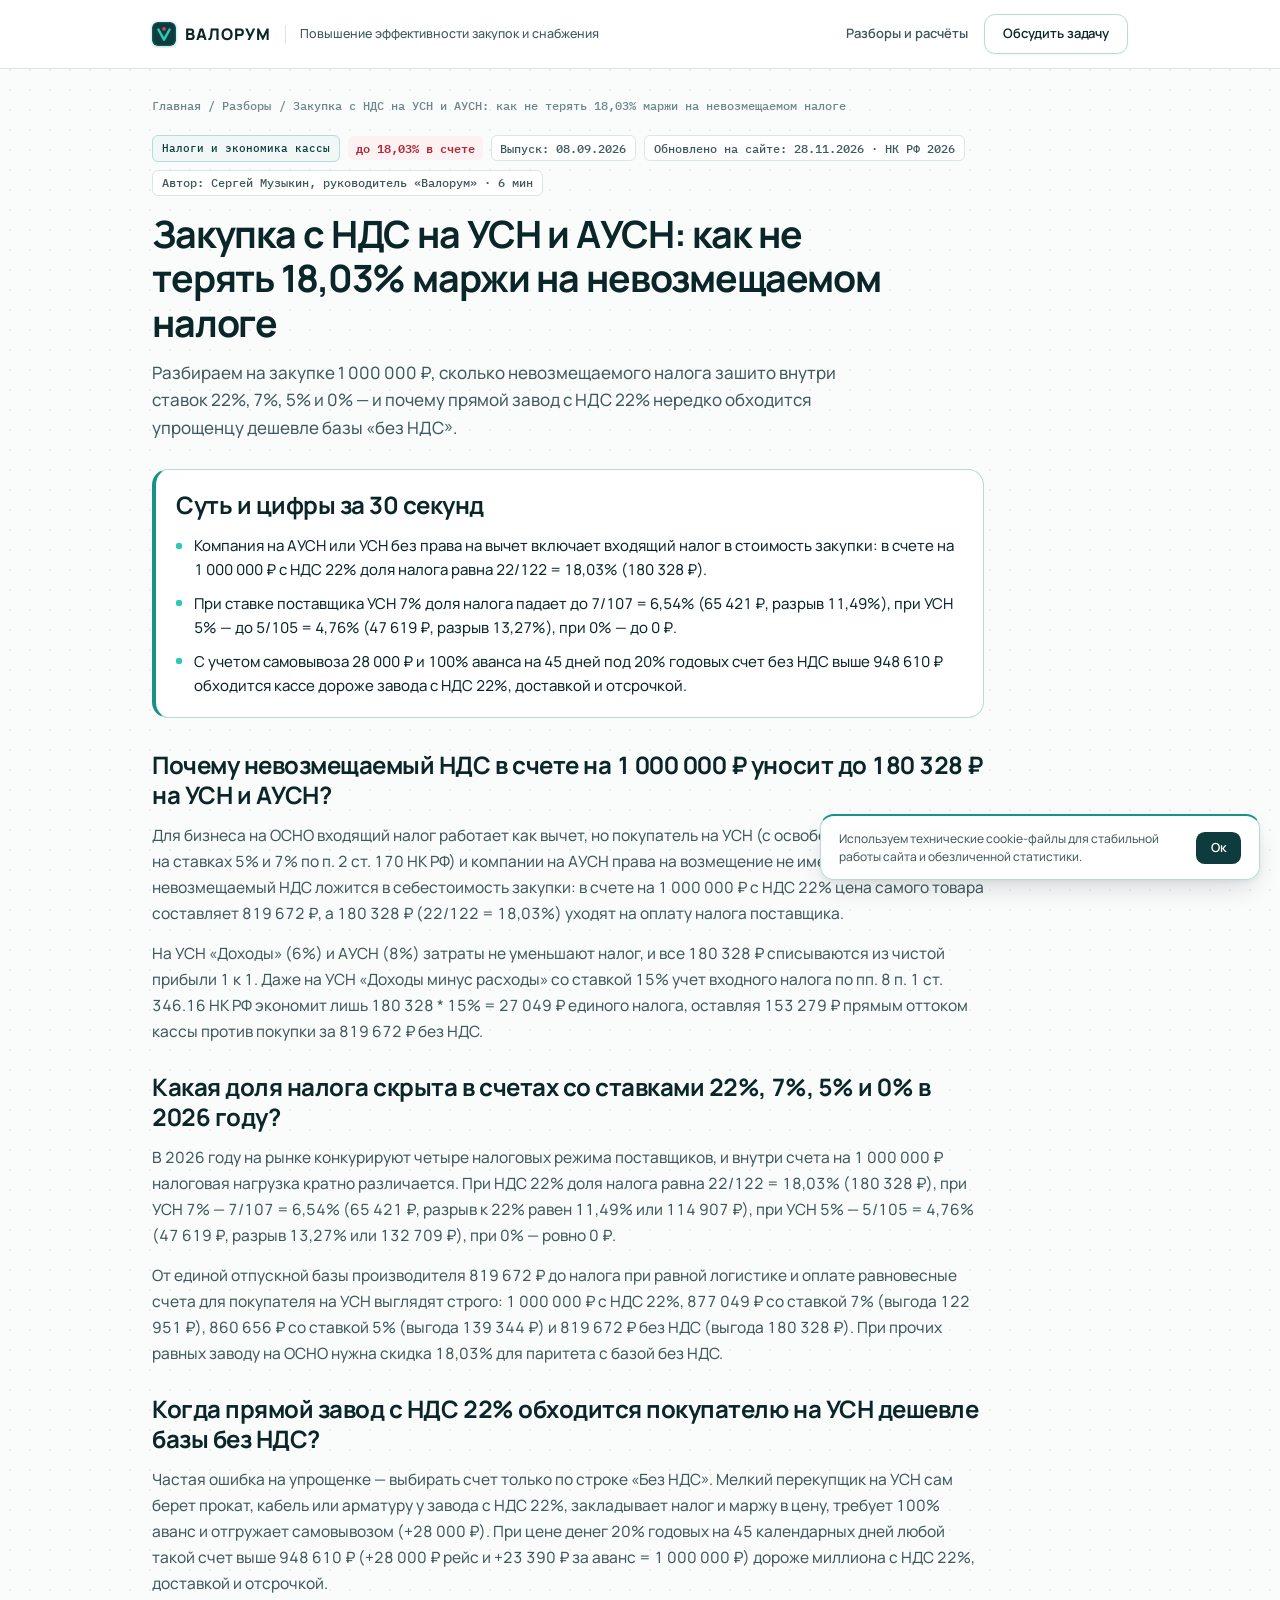
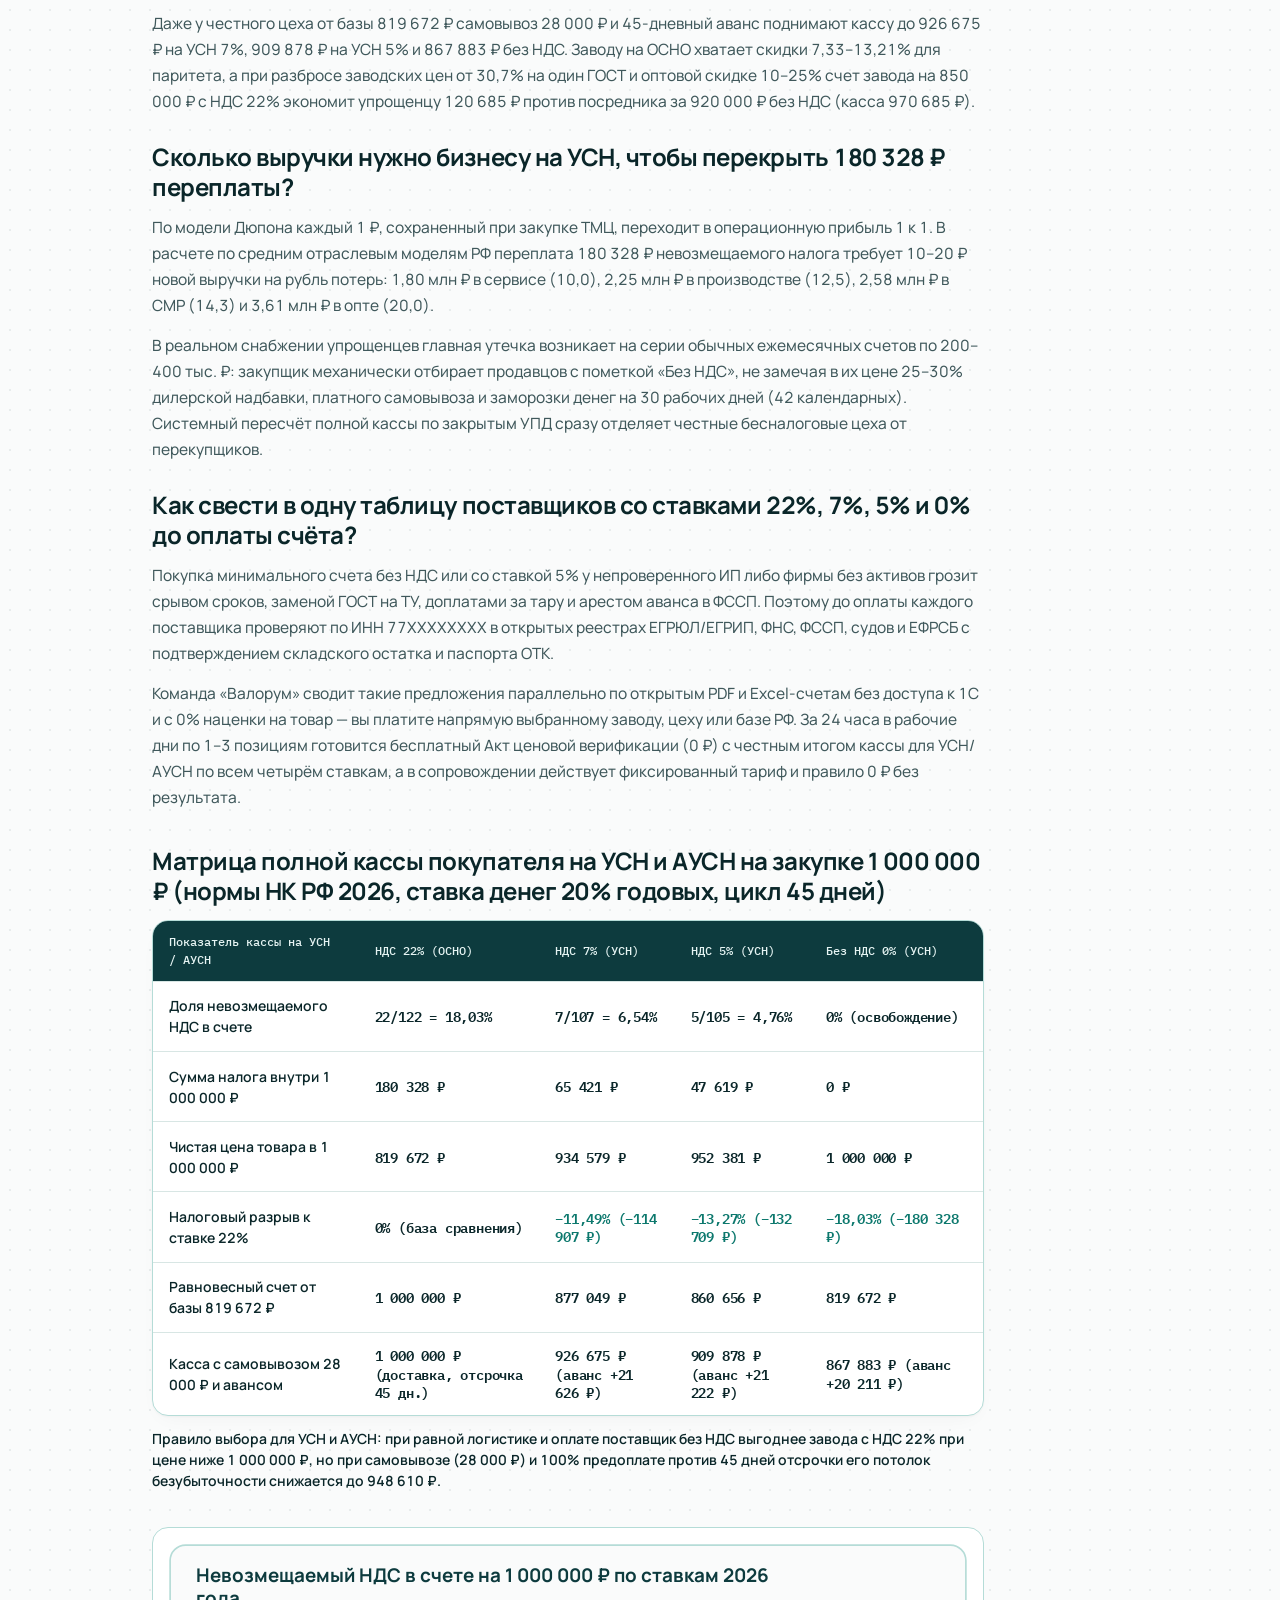
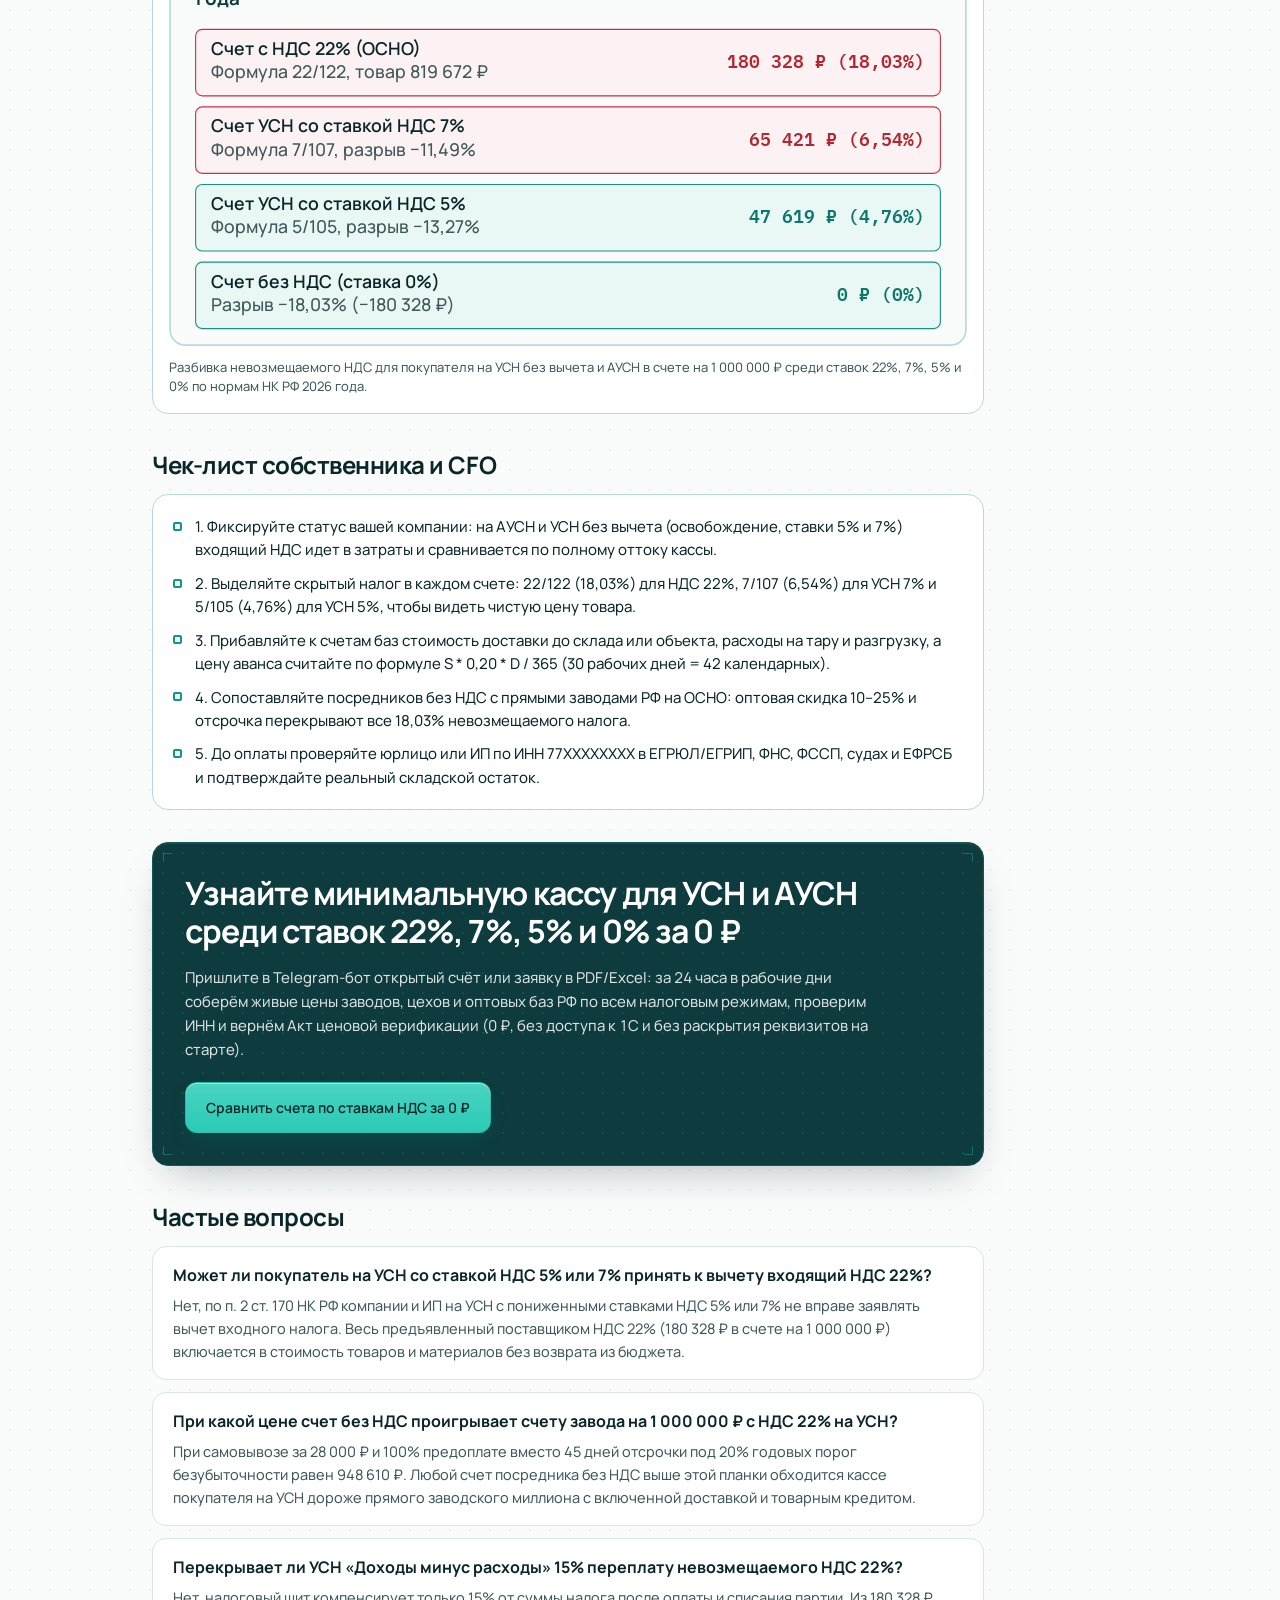
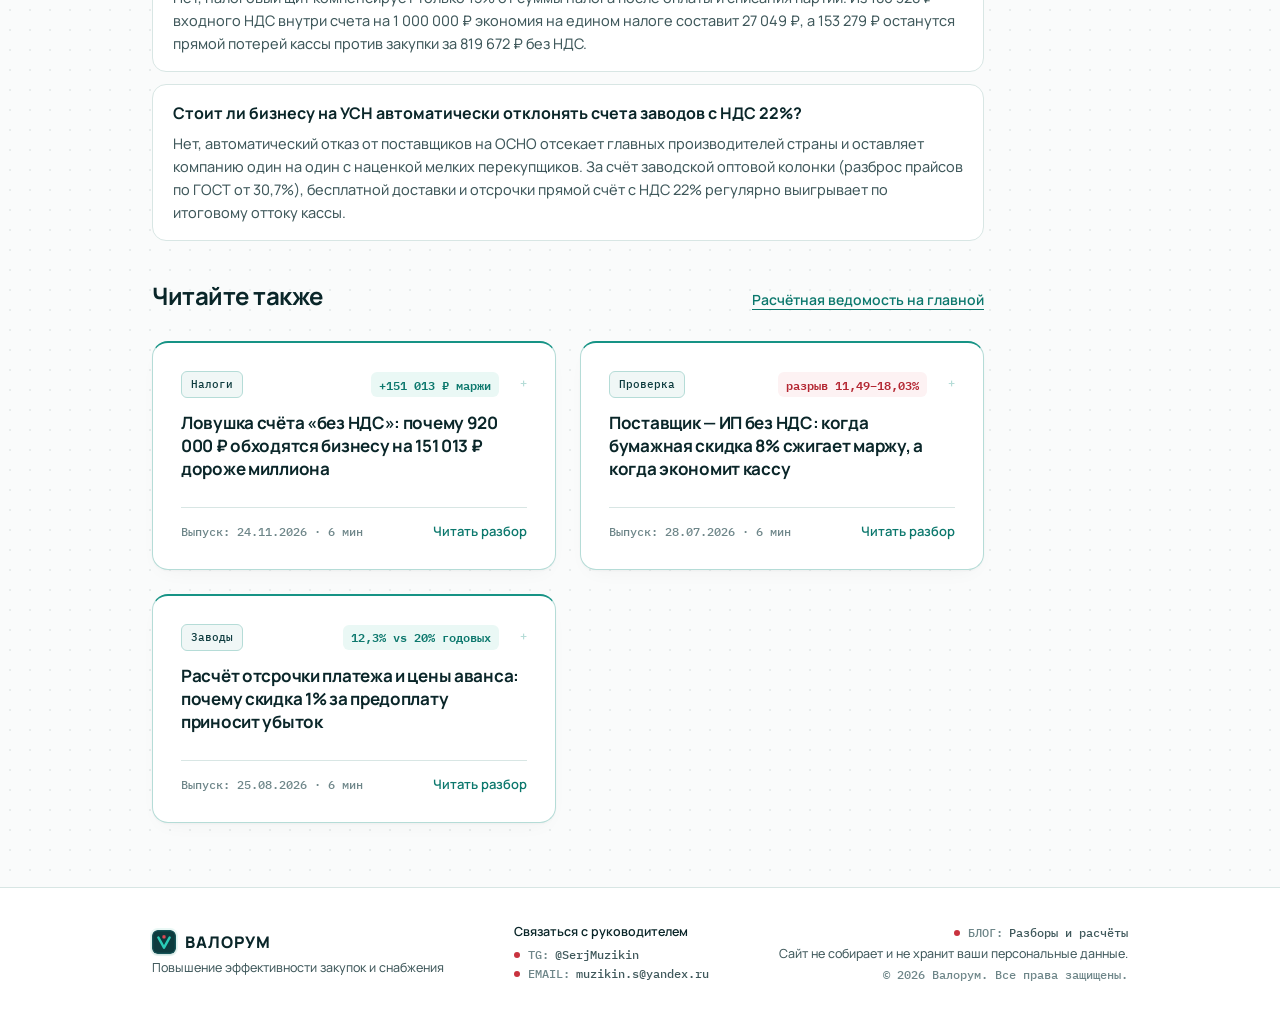
<file: blog/usn-i-nevozmeshchaemyy-nds/index.html>
<!DOCTYPE html>
<html lang="ru" class="scroll-smooth">
<head>
<meta charset="UTF-8">
<meta name="viewport" content="width=device-width, initial-scale=1.0">
<title>Закупка с НДС на УСН и АУСН: когда завод выгоднее — Валорум</title>
<meta name="description" content="Как компании на УСН и АУСН закупать материалы без переплаты 18,03% за невозмещаемый НДС: таблица ставок 22%, 7%, 5% и 0% на счёте 1 000 000 ₽ и порог, при котором завод с НДС выгоднее посредника.">
<meta name="author" content="Сергей Музыкин (@SerjMuzikin)">
<meta name="robots" content="index, follow">
<meta name="theme-color" content="#FFFFFF">
<link rel="icon" type="image/svg+xml" href="/favicon.svg">
<link rel="manifest" href="/site.webmanifest">
<link rel="canonical" href="https://valorum.ru/blog/usn-i-nevozmeshchaemyy-nds/">
<meta property="og:type" content="article">
<meta property="og:locale" content="ru_RU">
<meta property="og:site_name" content="Валорум">
<meta property="og:url" content="https://valorum.ru/blog/usn-i-nevozmeshchaemyy-nds/">
<meta property="og:title" content="Закупка с НДС на УСН и АУСН: когда завод выгоднее — Валорум">
<meta property="og:description" content="Как компании на УСН и АУСН закупать материалы без переплаты 18,03% за невозмещаемый НДС: таблица ставок 22%, 7%, 5% и 0% на счёте 1 000 000 ₽ и порог, при котором завод с НДС выгоднее посредника.">
<meta property="og:image" content="https://valorum.ru/blog/og-tax.png">
<meta property="og:image:type" content="image/png">
<meta property="og:image:width" content="1200">
<meta property="og:image:height" content="630">
<meta property="og:image:alt" content="Закупка с НДС на УСН и АУСН: когда завод выгоднее — Валорум">
<meta property="article:published_time" content="2026-09-08T10:00:00+03:00">
<meta property="article:modified_time" content="2026-11-28T12:00:00+03:00">
<meta property="article:section" content="Налоги и экономика кассы">
<meta property="article:author" content="Сергей Музыкин">
<meta name="twitter:card" content="summary_large_image">
<meta name="twitter:image" content="https://valorum.ru/blog/og-tax.png">
<script type="application/ld+json">{"@context":"https://schema.org","@graph":[{"@type":"BlogPosting","@id":"https://valorum.ru/blog/usn-i-nevozmeshchaemyy-nds/#article","headline":"Закупка с НДС на УСН и АУСН: как не терять 18,03% маржи на невозмещаемом налоге","description":"Как компании на УСН и АУСН закупать материалы без переплаты 18,03% за невозмещаемый НДС: таблица ставок 22%, 7%, 5% и 0% на счёте 1 000 000 ₽ и порог, при котором завод с НДС выгоднее посредника.","url":"https://valorum.ru/blog/usn-i-nevozmeshchaemyy-nds/","datePublished":"2026-09-08T10:00:00+03:00","dateModified":"2026-11-28T12:00:00+03:00","inLanguage":"ru-RU","articleSection":"Налоги и экономика кассы","author":{"@type":"Person","name":"Сергей Музыкин","jobTitle":"Руководитель «Валорум»","url":"https://t.me/SerjMuzikin"},"publisher":{"@type":"Organization","@id":"https://valorum.ru/#org","name":"Валорум","url":"https://valorum.ru/","logo":"https://valorum.ru/favicon.svg"},"isPartOf":{"@type":"Blog","@id":"https://valorum.ru/blog/#blog","name":"Экономика закупок — Валорум","url":"https://valorum.ru/blog/"},"image":"https://valorum.ru/blog/og-tax.png","mainEntityOfPage":"https://valorum.ru/blog/usn-i-nevozmeshchaemyy-nds/","keywords":"закупка с НДС на УСН и АУСН"},{"@type":"BreadcrumbList","itemListElement":[{"@type":"ListItem","position":1,"name":"Главная","item":"https://valorum.ru/"},{"@type":"ListItem","position":2,"name":"Разборы","item":"https://valorum.ru/blog/"},{"@type":"ListItem","position":3,"name":"Закупка с НДС на УСН и АУСН: как не терять 18,03% маржи на невозмещаемом налоге","item":"https://valorum.ru/blog/usn-i-nevozmeshchaemyy-nds/"}]},{"@type":"FAQPage","mainEntity":[{"@type":"Question","name":"Может ли покупатель на УСН со ставкой НДС 5% или 7% принять к вычету входящий НДС 22%?","acceptedAnswer":{"@type":"Answer","text":"Нет, по п. 2 ст. 170 НК РФ компании и ИП на УСН с пониженными ставками НДС 5% или 7% не вправе заявлять вычет входного налога. Весь предъявленный поставщиком НДС 22% (180 328 ₽ в счете на 1 000 000 ₽) включается в стоимость товаров и материалов без возврата из бюджета."}},{"@type":"Question","name":"При какой цене счет без НДС проигрывает счету завода на 1 000 000 ₽ с НДС 22% на УСН?","acceptedAnswer":{"@type":"Answer","text":"При самовывозе за 28 000 ₽ и 100% предоплате вместо 45 дней отсрочки под 20% годовых порог безубыточности равен 948 610 ₽. Любой счет посредника без НДС выше этой планки обходится кассе покупателя на УСН дороже прямого заводского миллиона с включенной доставкой и товарным кредитом."}},{"@type":"Question","name":"Перекрывает ли УСН «Доходы минус расходы» 15% переплату невозмещаемого НДС 22%?","acceptedAnswer":{"@type":"Answer","text":"Нет, налоговый щит компенсирует только 15% от суммы налога после оплаты и списания партии. Из 180 328 ₽ входного НДС внутри счета на 1 000 000 ₽ экономия на едином налоге составит 27 049 ₽, а 153 279 ₽ останутся прямой потерей кассы против закупки за 819 672 ₽ без НДС."}},{"@type":"Question","name":"Стоит ли бизнесу на УСН автоматически отклонять счета заводов с НДС 22%?","acceptedAnswer":{"@type":"Answer","text":"Нет, автоматический отказ от поставщиков на ОСНО отсекает главных производителей страны и оставляет компанию один на один с наценкой мелких перекупщиков. За счёт заводской оптовой колонки (разброс прайсов по ГОСТ от 30,7%), бесплатной доставки и отсрочки прямой счёт с НДС 22% регулярно выигрывает по итоговому оттоку кассы."}}]}]}</script>
<link rel="preload" href="/manrope-latin-cyrillic-var.woff2" as="font" type="font/woff2" crossorigin>
<link rel="stylesheet" href="/styles.css?v=b8711991">
<link rel="stylesheet" href="/components.css?v=7ac595a7">
<link rel="stylesheet" href="/blog.css?v=4e0601e5">
<link rel="stylesheet" href="/utilities.css?v=2aaa250e">
<noscript><style>.reveal-item{opacity:1!important;transform:none!important}</style></noscript>
</head>
<body id="top" class="antialiased selection:bg-[#0D3B3E] selection:text-white">
<svg width="0" height="0" style="position:absolute;overflow:hidden" aria-hidden="true"><symbol id="valorum-mark" viewBox="0 0 32 32"><rect width="32" height="32" rx="7.5" fill="#0D3B3E"/><rect x="1" y="1" width="30" height="30" rx="6.5" fill="none" stroke="#1C686D" stroke-width="1"/><path d="M8.5 10L16 23.5L23.5 10" fill="none" stroke="#29CBB6" stroke-width="3.3" stroke-linecap="round" stroke-linejoin="round"/><rect x="13.9" y="7" width="4.2" height="4.2" rx="1" fill="#E04854"/></symbol></svg>
<header class="blog-header"><div class="blog-header-inner"><div class="blog-header-left"><a href="/" class="brand-lockup shrink-0" aria-label="Валорум — главная страница"><svg class="brand-logo-box" aria-hidden="true"><use href="#valorum-mark"/></svg><span class="brand-wordmark">ВАЛОРУМ</span></a><span class="blog-header-sep" aria-hidden="true"></span><span class="blog-header-sub">Повышение эффективности закупок и снабжения</span></div><div class="blog-header-right"><a href="/blog/" class="header-nav-link shrink-0">Разборы и расчёты</a><a href="#blog-cta" class="btn-header-outline blog-header-btn">Обсудить задачу</a></div></div><div id="scroll-telemetry" aria-hidden="true"></div></header>
<main class="blog-main"><article class="blog-article-wrap">
<nav class="blog-breadcrumbs" aria-label="Хлебные крошки"><a href="/">Главная</a><span>/</span><a href="/blog/">Разборы</a><span>/</span><span aria-current="page">Закупка с НДС на УСН и АУСН: как не терять 18,03% маржи на невозмещаемом налоге</span></nav>
<header class="blog-article-header"><div class="blog-meta tabular-nums"><span class="blog-rubric-badge">Налоги и экономика кассы</span><span class="blog-metric blog-metric--crimson">до 18,03% в счете</span><span class="blog-meta-chip">Выпуск: <time datetime="2026-09-08T10:00:00+03:00">08.09.2026</time></span><span class="blog-meta-chip">Обновлено на сайте: <time datetime="2026-11-28T12:00:00+03:00">28.11.2026</time> · НК РФ 2026</span><span class="blog-meta-chip">Автор: Сергей Музыкин, руководитель «Валорум» · 6 мин</span></div><h1 class="blog-h1">Закупка с НДС на УСН и АУСН: как не терять 18,03% маржи на невозмещаемом налоге</h1><p class="blog-lead">Разбираем на закупке 1 000 000 ₽, сколько невозмещаемого налога зашито внутри ставок 22%, 7%, 5% и 0% — и почему прямой завод с НДС 22% нередко обходится упрощенцу дешевле базы «без НДС».</p></header>
<section class="blog-tldr" aria-label="Суть и цифры за 30 секунд"><h2 class="blog-block-title">Суть и цифры за 30 секунд</h2><ul class="blog-tldr-list tabular-nums"><li>Компания на АУСН или УСН без права на вычет включает входящий налог в стоимость закупки: в счете на 1 000 000 ₽ с НДС 22% доля налога равна 22/122 = 18,03% (180 328 ₽).</li><li>При ставке поставщика УСН 7% доля налога падает до 7/107 = 6,54% (65 421 ₽, разрыв 11,49%), при УСН 5% — до 5/105 = 4,76% (47 619 ₽, разрыв 13,27%), при 0% — до 0 ₽.</li><li>С учетом самовывоза 28 000 ₽ и 100% аванса на 45 дней под 20% годовых счет без НДС выше 948 610 ₽ обходится кассе дороже завода с НДС 22%, доставкой и отсрочкой.</li></ul></section>
<div class="blog-prose tabular-nums">
<section class="blog-section"><h2>Почему невозмещаемый НДС в счете на 1 000 000 ₽ уносит до 180 328 ₽ на УСН и АУСН?</h2><p>Для бизнеса на ОСНО входящий налог работает как вычет, но покупатель на УСН (с освобождением от НДС или на ставках 5% и 7% по п. 2 ст. 170 НК РФ) и компании на АУСН права на возмещение не имеют. Весь невозмещаемый НДС ложится в себестоимость закупки: в счете на 1 000 000 ₽ с НДС 22% цена самого товара составляет 819 672 ₽, а 180 328 ₽ (22/122 = 18,03%) уходят на оплату налога поставщика.</p><p>На УСН «Доходы» (6%) и АУСН (8%) затраты не уменьшают налог, и все 180 328 ₽ списываются из чистой прибыли 1 к 1. Даже на УСН «Доходы минус расходы» со ставкой 15% учет входного налога по пп. 8 п. 1 ст. 346.16 НК РФ экономит лишь 180 328 * 15% = 27 049 ₽ единого налога, оставляя 153 279 ₽ прямым оттоком кассы против покупки за 819 672 ₽ без НДС.</p></section>
<section class="blog-section"><h2>Какая доля налога скрыта в счетах со ставками 22%, 7%, 5% и 0% в 2026 году?</h2><p>В 2026 году на рынке конкурируют четыре налоговых режима поставщиков, и внутри счета на 1 000 000 ₽ налоговая нагрузка кратно различается. При НДС 22% доля налога равна 22/122 = 18,03% (180 328 ₽), при УСН 7% — 7/107 = 6,54% (65 421 ₽, разрыв к 22% равен 11,49% или 114 907 ₽), при УСН 5% — 5/105 = 4,76% (47 619 ₽, разрыв 13,27% или 132 709 ₽), при 0% — ровно 0 ₽.</p><p>От единой отпускной базы производителя 819 672 ₽ до налога при равной логистике и оплате равновесные счета для покупателя на УСН выглядят строго: 1 000 000 ₽ с НДС 22%, 877 049 ₽ со ставкой 7% (выгода 122 951 ₽), 860 656 ₽ со ставкой 5% (выгода 139 344 ₽) и 819 672 ₽ без НДС (выгода 180 328 ₽). При прочих равных заводу на ОСНО нужна скидка 18,03% для паритета с базой без НДС.</p></section>
<section class="blog-section"><h2>Когда прямой завод с НДС 22% обходится покупателю на УСН дешевле базы без НДС?</h2><p>Частая ошибка на упрощенке — выбирать счет только по строке «Без НДС». Мелкий перекупщик на УСН сам берет прокат, кабель или арматуру у завода с НДС 22%, закладывает налог и маржу в цену, требует 100% аванс и отгружает самовывозом (+28 000 ₽). При цене денег 20% годовых на 45 календарных дней любой такой счет выше 948 610 ₽ (+28 000 ₽ рейс и +23 390 ₽ за аванс = 1 000 000 ₽) дороже миллиона с НДС 22%, доставкой и отсрочкой.</p><p>Даже у честного цеха от базы 819 672 ₽ самовывоз 28 000 ₽ и 45-дневный аванс поднимают кассу до 926 675 ₽ на УСН 7%, 909 878 ₽ на УСН 5% и 867 883 ₽ без НДС. Заводу на ОСНО хватает скидки 7,33–13,21% для паритета, а при разбросе заводских цен от 30,7% на один ГОСТ и оптовой скидке 10–25% счет завода на 850 000 ₽ с НДС 22% экономит упрощенцу 120 685 ₽ против посредника за 920 000 ₽ без НДС (касса 970 685 ₽).</p></section>
<section class="blog-section"><h2>Сколько выручки нужно бизнесу на УСН, чтобы перекрыть 180 328 ₽ переплаты?</h2><p>По модели Дюпона каждый 1 ₽, сохраненный при закупке ТМЦ, переходит в операционную прибыль 1 к 1. В расчете по средним отраслевым моделям РФ переплата 180 328 ₽ невозмещаемого налога требует 10–20 ₽ новой выручки на рубль потерь: 1,80 млн ₽ в сервисе (10,0), 2,25 млн ₽ в производстве (12,5), 2,58 млн ₽ в СМР (14,3) и 3,61 млн ₽ в опте (20,0).</p><p>В реальном снабжении упрощенцев главная утечка возникает на серии обычных ежемесячных счетов по 200–400 тыс. ₽: закупщик механически отбирает продавцов с пометкой «Без НДС», не замечая в их цене 25–30% дилерской надбавки, платного самовывоза и заморозки денег на 30 рабочих дней (42 календарных). Системный пересчёт полной кассы по закрытым УПД сразу отделяет честные бесналоговые цеха от перекупщиков.</p></section>
<section class="blog-section"><h2>Как свести в одну таблицу поставщиков со ставками 22%, 7%, 5% и 0% до оплаты счёта?</h2><p>Покупка минимального счета без НДС или со ставкой 5% у непроверенного ИП либо фирмы без активов грозит срывом сроков, заменой ГОСТ на ТУ, доплатами за тару и арестом аванса в ФССП. Поэтому до оплаты каждого поставщика проверяют по ИНН 77XXXXXXXX в открытых реестрах ЕГРЮЛ/ЕГРИП, ФНС, ФССП, судов и ЕФРСБ с подтверждением складского остатка и паспорта ОТК.</p><p>Команда «Валорум» сводит такие предложения параллельно по открытым PDF и Excel-счетам без доступа к 1С и с 0% наценки на товар — вы платите напрямую выбранному заводу, цеху или базе РФ. За 24 часа в рабочие дни по 1–3 позициям готовится бесплатный Акт ценовой верификации (0 ₽) с честным итогом кассы для УСН/АУСН по всем четырём ставкам, а в сопровождении действует фиксированный тариф и правило 0 ₽ без результата.</p></section>
</div>
<section class="valorum-ledger" aria-label="Финансовая ведомость"><h2 class="blog-block-title">Матрица полной кассы покупателя на УСН и АУСН на закупке 1 000 000 ₽ (нормы НК РФ 2026, ставка денег 20% годовых, цикл 45 дней)</h2><div class="valorum-table-wrap"><table class="tabular-nums"><thead><tr><th>Показатель кассы на УСН / АУСН</th><th>НДС 22% (ОСНО)</th><th>НДС 7% (УСН)</th><th>НДС 5% (УСН)</th><th>Без НДС 0% (УСН)</th></tr></thead><tbody><tr><td class="val-ink">Доля невозмещаемого НДС в счете</td><td data-label="НДС 22% (ОСНО)" class="ledger-num val-ink">22/122 = 18,03%</td><td data-label="НДС 7% (УСН)" class="ledger-num val-ink">7/107 = 6,54%</td><td data-label="НДС 5% (УСН)" class="ledger-num val-ink">5/105 = 4,76%</td><td data-label="Без НДС 0% (УСН)" class="ledger-num val-ink">0% (освобождение)</td></tr><tr><td class="val-ink">Сумма налога внутри 1 000 000 ₽</td><td data-label="НДС 22% (ОСНО)" class="ledger-num val-ink">180 328 ₽</td><td data-label="НДС 7% (УСН)" class="ledger-num val-ink">65 421 ₽</td><td data-label="НДС 5% (УСН)" class="ledger-num val-ink">47 619 ₽</td><td data-label="Без НДС 0% (УСН)" class="ledger-num val-ink">0 ₽</td></tr><tr><td class="val-ink">Чистая цена товара в 1 000 000 ₽</td><td data-label="НДС 22% (ОСНО)" class="ledger-num val-ink">819 672 ₽</td><td data-label="НДС 7% (УСН)" class="ledger-num val-ink">934 579 ₽</td><td data-label="НДС 5% (УСН)" class="ledger-num val-ink">952 381 ₽</td><td data-label="Без НДС 0% (УСН)" class="ledger-num val-ink">1 000 000 ₽</td></tr><tr><td class="val-ink">Налоговый разрыв к ставке 22%</td><td data-label="НДС 22% (ОСНО)" class="ledger-num val-ink">0% (база сравнения)</td><td data-label="НДС 7% (УСН)" class="ledger-num val-good">−11,49% (−114 907 ₽)</td><td data-label="НДС 5% (УСН)" class="ledger-num val-good">−13,27% (−132 709 ₽)</td><td data-label="Без НДС 0% (УСН)" class="ledger-num val-good">−18,03% (−180 328 ₽)</td></tr><tr><td class="val-ink">Равновесный счет от базы 819 672 ₽</td><td data-label="НДС 22% (ОСНО)" class="ledger-num val-ink">1 000 000 ₽</td><td data-label="НДС 7% (УСН)" class="ledger-num val-ink">877 049 ₽</td><td data-label="НДС 5% (УСН)" class="ledger-num val-ink">860 656 ₽</td><td data-label="Без НДС 0% (УСН)" class="ledger-num val-ink">819 672 ₽</td></tr><tr><td class="val-ink">Касса с самовывозом 28 000 ₽ и авансом</td><td data-label="НДС 22% (ОСНО)" class="ledger-num val-ink">1 000 000 ₽ (доставка, отсрочка 45 дн.)</td><td data-label="НДС 7% (УСН)" class="ledger-num val-ink">926 675 ₽ (аванс +21 626 ₽)</td><td data-label="НДС 5% (УСН)" class="ledger-num val-ink">909 878 ₽ (аванс +21 222 ₽)</td><td data-label="Без НДС 0% (УСН)" class="ledger-num val-ink">867 883 ₽ (аванс +20 211 ₽)</td></tr></tbody></table></div><p class="blog-ledger-summary tabular-nums">Правило выбора для УСН и АУСН: при равной логистике и оплате поставщик без НДС выгоднее завода с НДС 22% при цене ниже 1 000 000 ₽, но при самовывозе (28 000 ₽) и 100% предоплате против 45 дней отсрочки его потолок безубыточности снижается до 948 610 ₽.</p></section>
<figure class="blog-diagram"><svg xmlns="http://www.w3.org/2000/svg" viewBox="0 0 720 363" class="blog-diagram-svg" aria-hidden="true"><rect x="1" y="1" width="718" height="361" rx="14" fill="#FAFBFB" stroke="#B5DCD7" stroke-width="1.5"/><text x="24" y="34" class="dt"><tspan x="24" dy="0">Невозмещаемый НДС в счете на 1 000 000 ₽ по ставкам 2026</tspan><tspan x="24" dy="21">года</tspan></text><rect x="24" y="77" width="672" height="60" rx="6" fill="#FDF2F3" stroke="#C9333E" stroke-width="1"/><text x="38" y="100"><tspan x="38" dy="0">Счет с НДС 22% (ОСНО)</tspan><tspan x="38" dy="21" class="ds">Формула 22/122, товар 819 672 ₽</tspan></text><text x="682" y="112" class="dm de dr">180 328 ₽ (18,03%)</text><rect x="24" y="147" width="672" height="60" rx="6" fill="#FDF2F3" stroke="#C9333E" stroke-width="1"/><text x="38" y="170"><tspan x="38" dy="0">Счет УСН со ставкой НДС 7%</tspan><tspan x="38" dy="21" class="ds">Формула 7/107, разрыв −11,49%</tspan></text><text x="682" y="182" class="dm de dr">65 421 ₽ (6,54%)</text><rect x="24" y="217" width="672" height="60" rx="6" fill="#EAF8F5" stroke="#169385" stroke-width="1"/><text x="38" y="240"><tspan x="38" dy="0">Счет УСН со ставкой НДС 5%</tspan><tspan x="38" dy="21" class="ds">Формула 5/105, разрыв −13,27%</tspan></text><text x="682" y="252" class="dm de dg">47 619 ₽ (4,76%)</text><rect x="24" y="287" width="672" height="60" rx="6" fill="#EAF8F5" stroke="#169385" stroke-width="1"/><text x="38" y="310"><tspan x="38" dy="0">Счет без НДС (ставка 0%)</tspan><tspan x="38" dy="21" class="ds">Разрыв −18,03% (−180 328 ₽)</tspan></text><text x="682" y="322" class="dm de dg">0 ₽ (0%)</text></svg><figcaption>Разбивка невозмещаемого НДС для покупателя на УСН без вычета и АУСН в счете на 1 000 000 ₽ среди ставок 22%, 7%, 5% и 0% по нормам НК РФ 2026 года.</figcaption></figure>
<section class="blog-checklist-wrap"><h2 class="blog-block-title">Чек-лист собственника и CFO</h2><ul class="blog-checklist"><li>1. Фиксируйте статус вашей компании: на АУСН и УСН без вычета (освобождение, ставки 5% и 7%) входящий НДС идет в затраты и сравнивается по полному оттоку кассы.</li><li>2. Выделяйте скрытый налог в каждом счете: 22/122 (18,03%) для НДС 22%, 7/107 (6,54%) для УСН 7% и 5/105 (4,76%) для УСН 5%, чтобы видеть чистую цену товара.</li><li>3. Прибавляйте к счетам баз стоимость доставки до склада или объекта, расходы на тару и разгрузку, а цену аванса считайте по формуле S * 0,20 * D / 365 (30 рабочих дней = 42 календарных).</li><li>4. Сопоставляйте посредников без НДС с прямыми заводами РФ на ОСНО: оптовая скидка 10–25% и отсрочка перекрывают все 18,03% невозмещаемого налога.</li><li>5. До оплаты проверяйте юрлицо или ИП по ИНН 77XXXXXXXX в ЕГРЮЛ/ЕГРИП, ФНС, ФССП, судах и ЕФРСБ и подтверждайте реальный складской остаток.</li></ul></section>
<div id="blog-cta" class="dark-green-banner reveal-item"><span class="corner-tick tl"></span><span class="corner-tick tr"></span><span class="corner-tick bl"></span><span class="corner-tick br"></span><div class="relative"><h2 class="section-h2">Узнайте минимальную кассу для УСН и АУСН среди ставок 22%, 7%, 5% и 0% за 0 ₽</h2><p class="blog-banner-text tabular-nums">Пришлите в Telegram-бот открытый счёт или заявку в PDF/Excel: за 24 часа в рабочие дни соберём живые цены заводов, цехов и оптовых баз РФ по всем налоговым режимам, проверим ИНН и вернём Акт ценовой верификации (0 ₽, без доступа к 1С и без раскрытия реквизитов на старте).</p><a href="https://t.me/valorum_official_bot?start=landing_cta" data-bot-cta data-bot-camp="bg-a04" target="_blank" rel="noopener noreferrer" class="btn-valorum blog-cta-btn"><span>Сравнить счета по ставкам НДС за 0 ₽</span></a></div></div>
<section class="blog-faq" data-faq-visible><h2 class="blog-block-title">Частые вопросы</h2>
<div class="blog-faq-item"><h3 class="blog-faq-q">Может ли покупатель на УСН со ставкой НДС 5% или 7% принять к вычету входящий НДС 22%?</h3><p class="blog-faq-a">Нет, по п. 2 ст. 170 НК РФ компании и ИП на УСН с пониженными ставками НДС 5% или 7% не вправе заявлять вычет входного налога. Весь предъявленный поставщиком НДС 22% (180 328 ₽ в счете на 1 000 000 ₽) включается в стоимость товаров и материалов без возврата из бюджета.</p></div>
<div class="blog-faq-item"><h3 class="blog-faq-q">При какой цене счет без НДС проигрывает счету завода на 1 000 000 ₽ с НДС 22% на УСН?</h3><p class="blog-faq-a">При самовывозе за 28 000 ₽ и 100% предоплате вместо 45 дней отсрочки под 20% годовых порог безубыточности равен 948 610 ₽. Любой счет посредника без НДС выше этой планки обходится кассе покупателя на УСН дороже прямого заводского миллиона с включенной доставкой и товарным кредитом.</p></div>
<div class="blog-faq-item"><h3 class="blog-faq-q">Перекрывает ли УСН «Доходы минус расходы» 15% переплату невозмещаемого НДС 22%?</h3><p class="blog-faq-a">Нет, налоговый щит компенсирует только 15% от суммы налога после оплаты и списания партии. Из 180 328 ₽ входного НДС внутри счета на 1 000 000 ₽ экономия на едином налоге составит 27 049 ₽, а 153 279 ₽ останутся прямой потерей кассы против закупки за 819 672 ₽ без НДС.</p></div>
<div class="blog-faq-item"><h3 class="blog-faq-q">Стоит ли бизнесу на УСН автоматически отклонять счета заводов с НДС 22%?</h3><p class="blog-faq-a">Нет, автоматический отказ от поставщиков на ОСНО отсекает главных производителей страны и оставляет компанию один на один с наценкой мелких перекупщиков. За счёт заводской оптовой колонки (разброс прайсов по ГОСТ от 30,7%), бесплатной доставки и отсрочки прямой счёт с НДС 22% регулярно выигрывает по итоговому оттоку кассы.</p></div>
</section>
<section class="blog-related"><div class="blog-related-head"><h2 class="blog-block-title">Читайте также</h2><a href="/#financial-ledger" class="blog-ledger-anchor">Расчётная ведомость на главной</a></div><div class="blog-grid">
<article class="valorum-card valorum-card--flex blog-card" data-rubric="tax"><div><div class="blog-card-top"><span class="blog-rubric-badge">Налоги</span><span class="blog-metric tabular-nums blog-metric--good">+151 013 ₽ маржи</span></div><h2 class="blog-card-title"><a href="/blog/schet-bez-nds-protiv-nds-22/">Ловушка счёта «без НДС»: почему 920 000 ₽ обходятся бизнесу на 151 013 ₽ дороже миллиона</a></h2></div><div class="blog-card-footer tabular-nums"><span class="blog-card-meta">Выпуск: <time datetime="2026-11-24T10:00:00+03:00">24.11.2026</time> · 6 мин</span><a href="/blog/schet-bez-nds-protiv-nds-22/" class="blog-card-cta">Читать разбор</a></div></article>
<article class="valorum-card valorum-card--flex blog-card" data-rubric="check"><div><div class="blog-card-top"><span class="blog-rubric-badge">Проверка</span><span class="blog-metric tabular-nums blog-metric--crimson">разрыв 11,49–18,03%</span></div><h2 class="blog-card-title"><a href="/blog/zakupka-u-ip-bez-nds-riski/">Поставщик — ИП без НДС: когда бумажная скидка 8% сжигает маржу, а когда экономит кассу</a></h2></div><div class="blog-card-footer tabular-nums"><span class="blog-card-meta">Выпуск: <time datetime="2026-07-28T10:00:00+03:00">28.07.2026</time> · 6 мин</span><a href="/blog/zakupka-u-ip-bez-nds-riski/" class="blog-card-cta">Читать разбор</a></div></article>
<article class="valorum-card valorum-card--flex blog-card" data-rubric="sourcing"><div><div class="blog-card-top"><span class="blog-rubric-badge">Заводы</span><span class="blog-metric tabular-nums blog-metric--good">12,3% vs 20% годовых</span></div><h2 class="blog-card-title"><a href="/blog/otsrochka-platezha-protiv-avansa/">Расчёт отсрочки платежа и цены аванса: почему скидка 1% за предоплату приносит убыток</a></h2></div><div class="blog-card-footer tabular-nums"><span class="blog-card-meta">Выпуск: <time datetime="2026-08-25T10:00:00+03:00">25.08.2026</time> · 6 мин</span><a href="/blog/otsrochka-platezha-protiv-avansa/" class="blog-card-cta">Читать разбор</a></div></article>
</div></section>
</article></main>
<footer class="blog-footer"><div class="blog-footer-inner"><div class="blog-footer-col"><a href="#top" class="brand-lockup" aria-label="Валорум — наверх страницы"><svg class="brand-logo-box" aria-hidden="true"><use href="#valorum-mark"/></svg><span class="brand-wordmark">ВАЛОРУМ</span></a><div class="blog-footer-sub">Повышение эффективности закупок и снабжения</div></div><div class="blog-footer-col"><div class="blog-footer-head">Связаться с руководителем</div><div class="blog-footer-links"><div class="blog-footer-row"><span class="footer-dot"></span><span class="blog-footer-lbl">TG:</span><a href="https://t.me/SerjMuzikin" target="_blank" rel="noopener noreferrer" class="footer-link">@SerjMuzikin</a></div><div class="blog-footer-row"><span class="footer-dot"></span><span class="blog-footer-lbl">EMAIL:</span><a href="mailto:muzikin.s@yandex.ru" class="footer-link">muzikin.s@yandex.ru</a></div></div></div><div class="blog-footer-legal"><div class="blog-footer-row"><span class="footer-dot"></span><span class="blog-footer-lbl">БЛОГ:</span><a href="/blog/" class="footer-link">Разборы и расчёты</a></div><div class="blog-footer-sub">Сайт не собирает и не хранит ваши персональные данные.</div><div class="blog-footer-copy">© 2026 Валорум. Все права защищены.</div></div></div></footer>
<div id="cookie-notice" class="cookie-notice" role="region" aria-label="Уведомление о cookie" hidden><p class="cookie-notice-text">Используем технические cookie-файлы для стабильной работы сайта и обезличенной статистики.</p><button type="button" id="cookie-accept-btn" class="cookie-notice-btn">Ок</button></div>
<script src="/kinematics.js?v=ee019feb" defer></script>
</body>
</html>
</file>
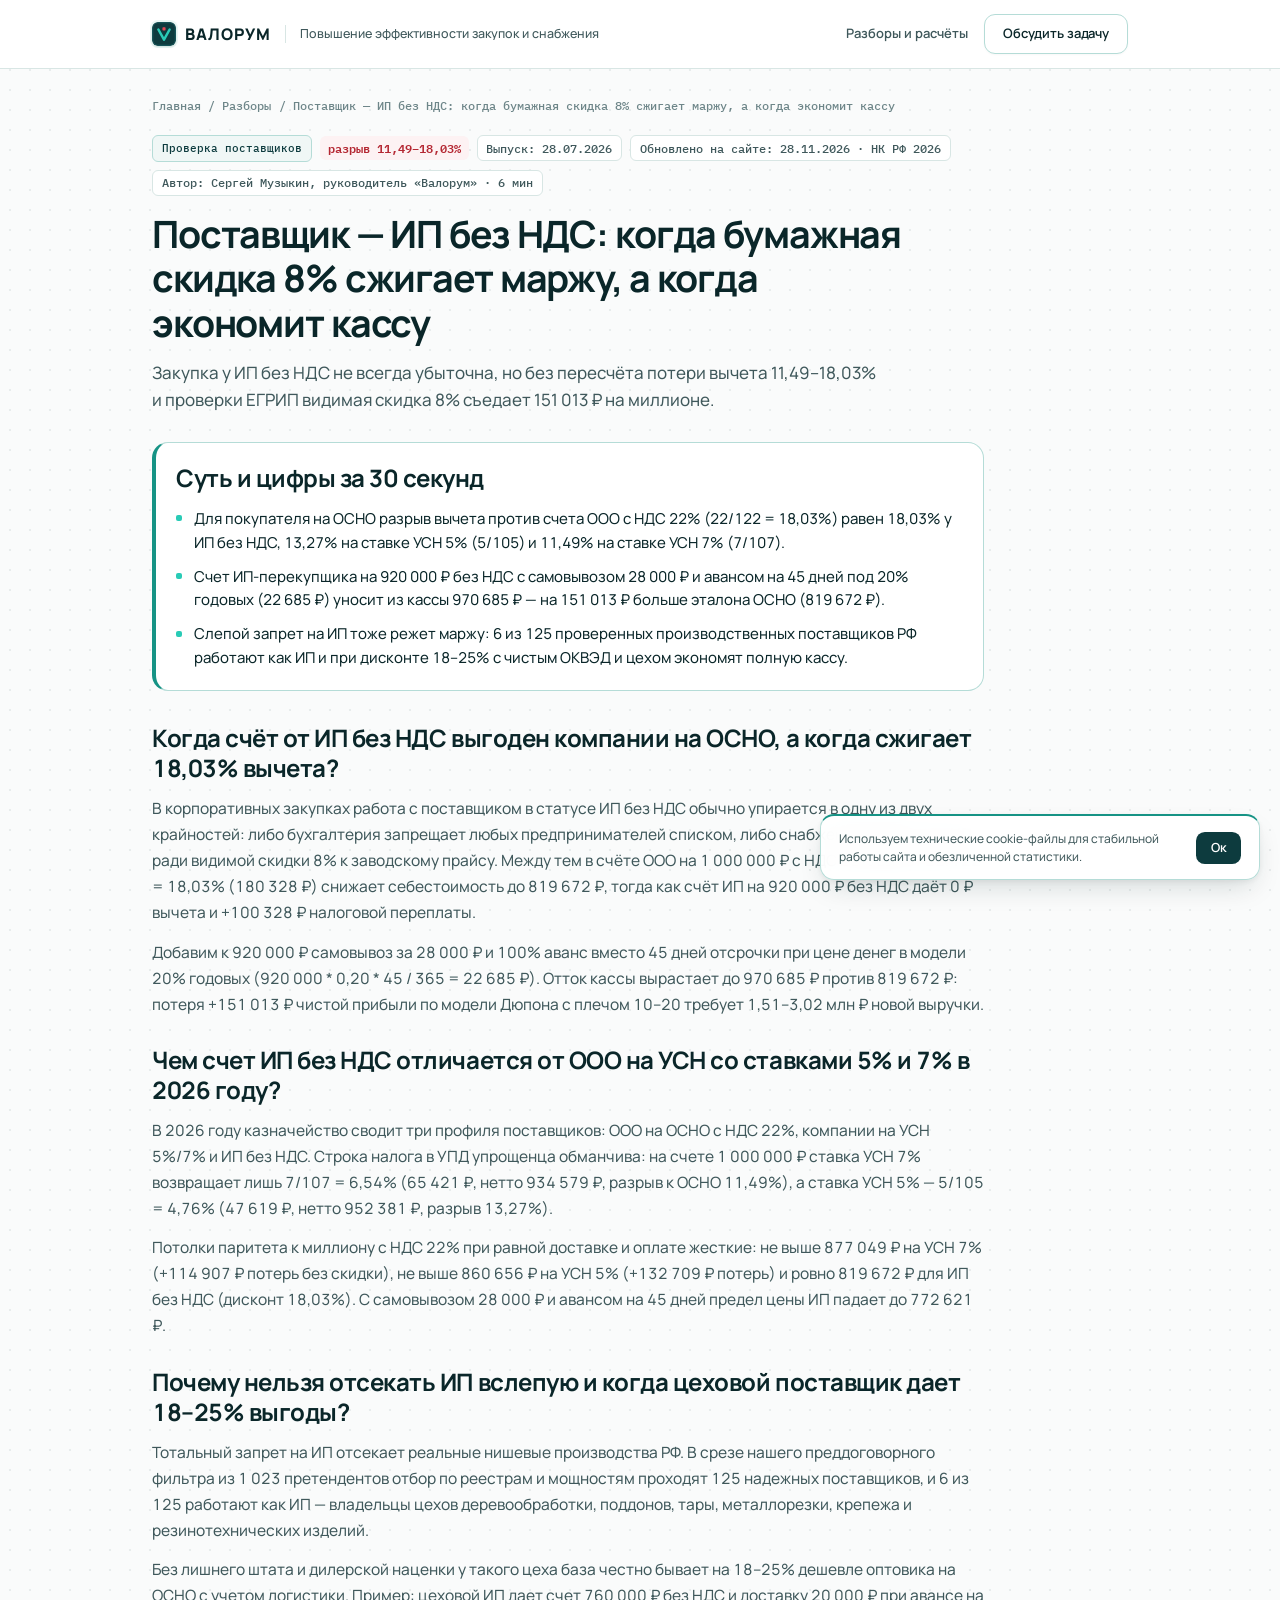
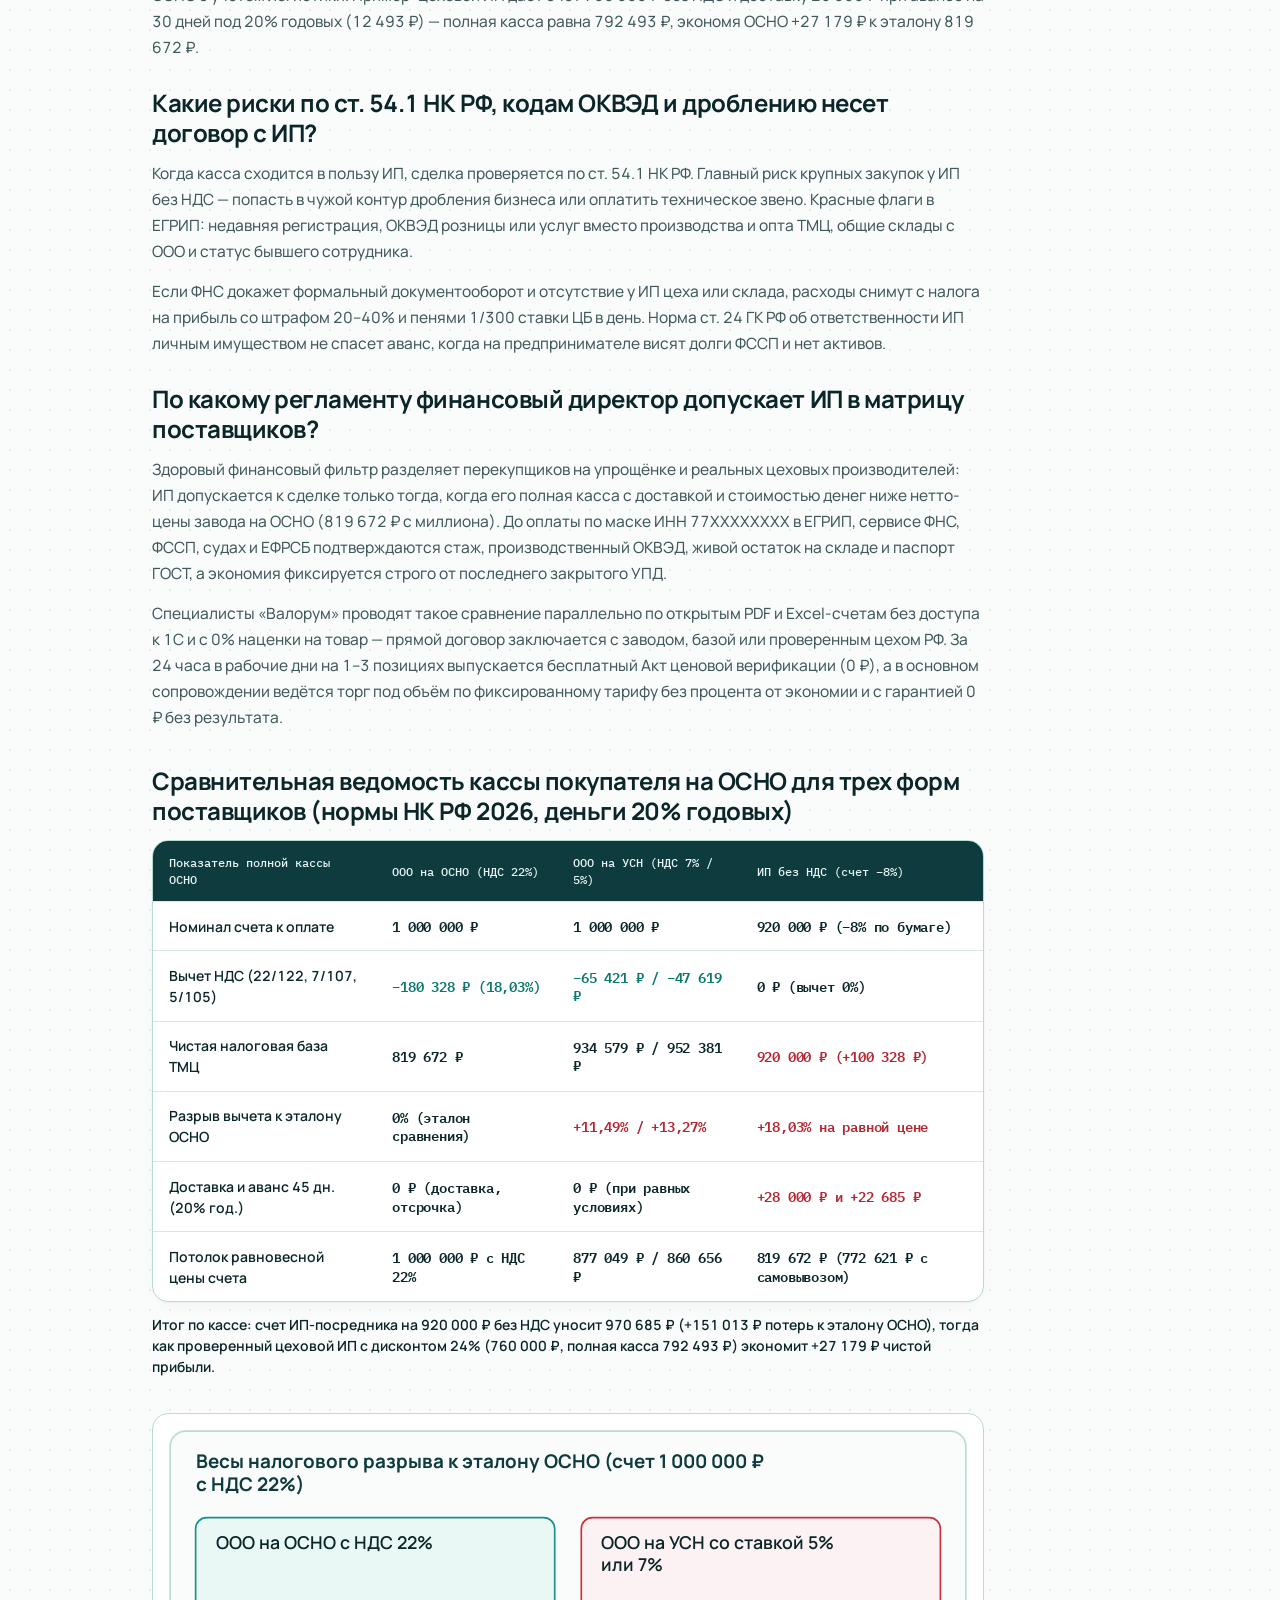
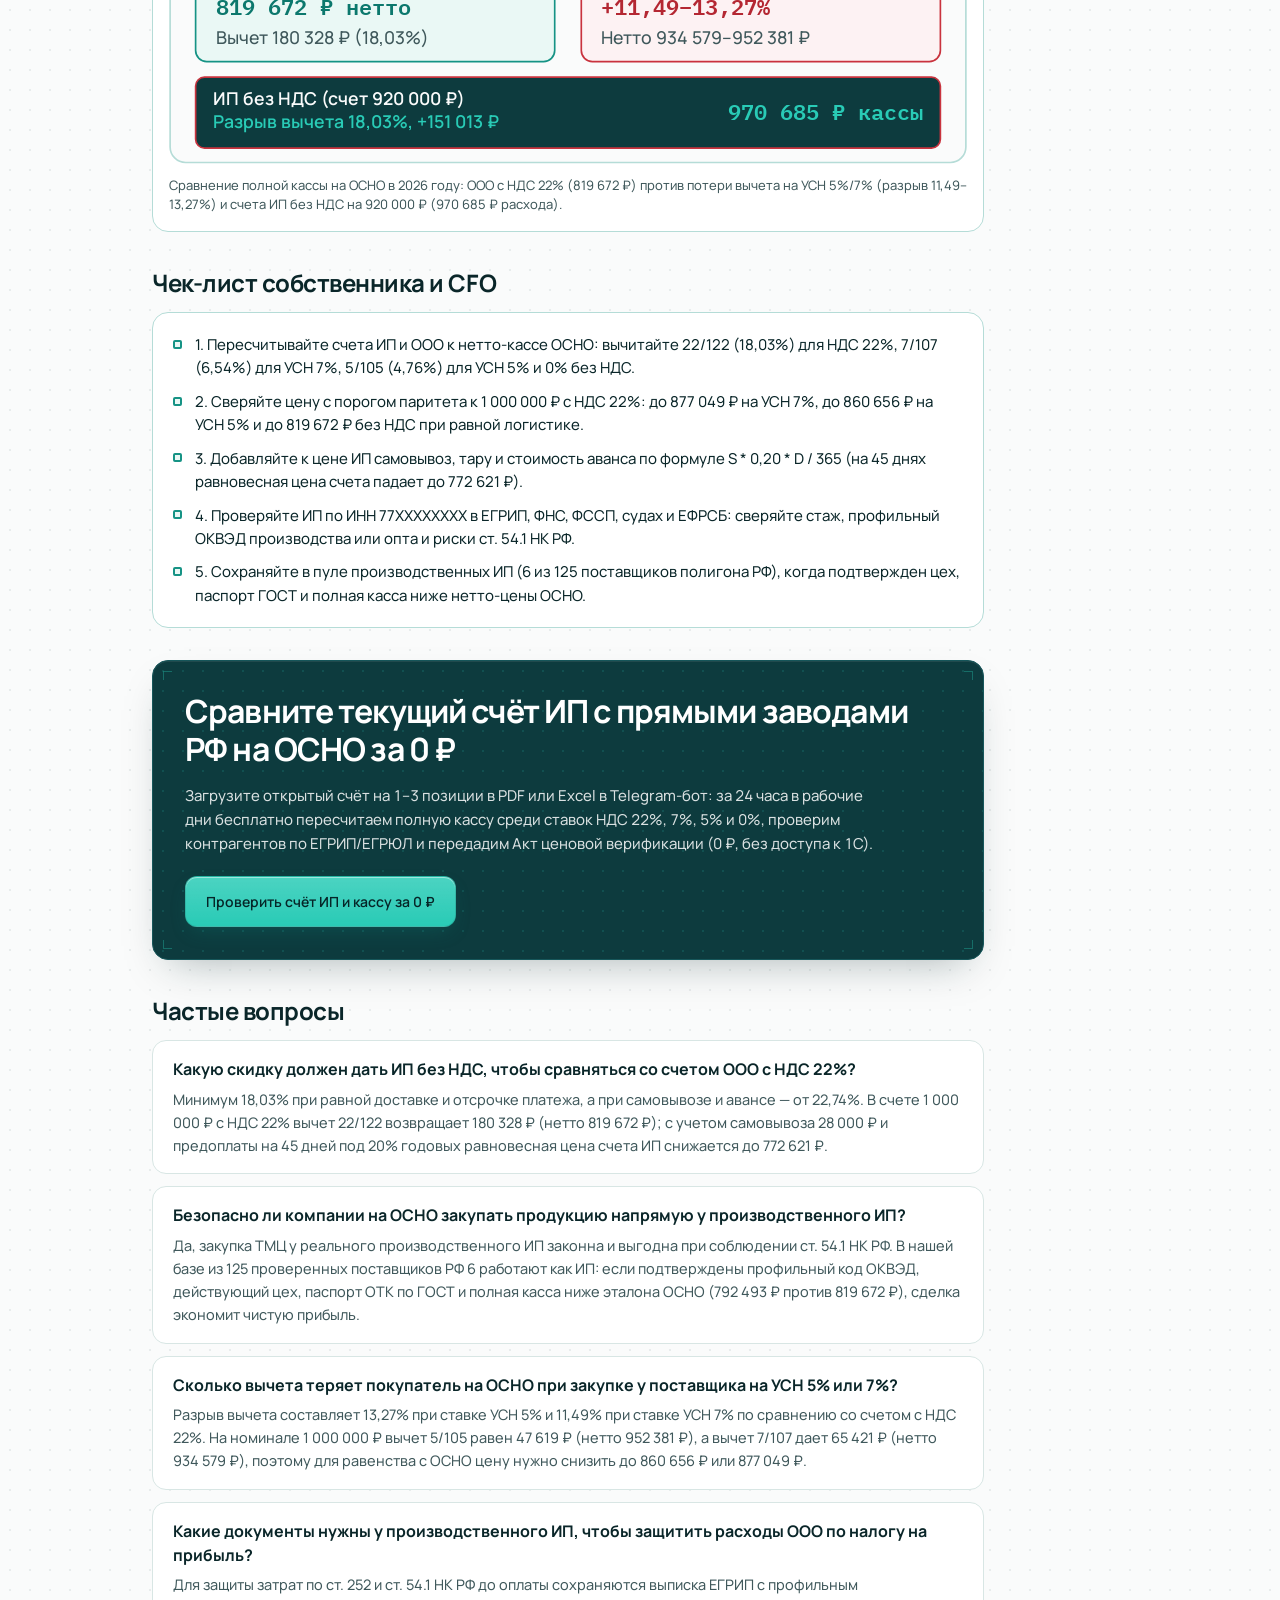
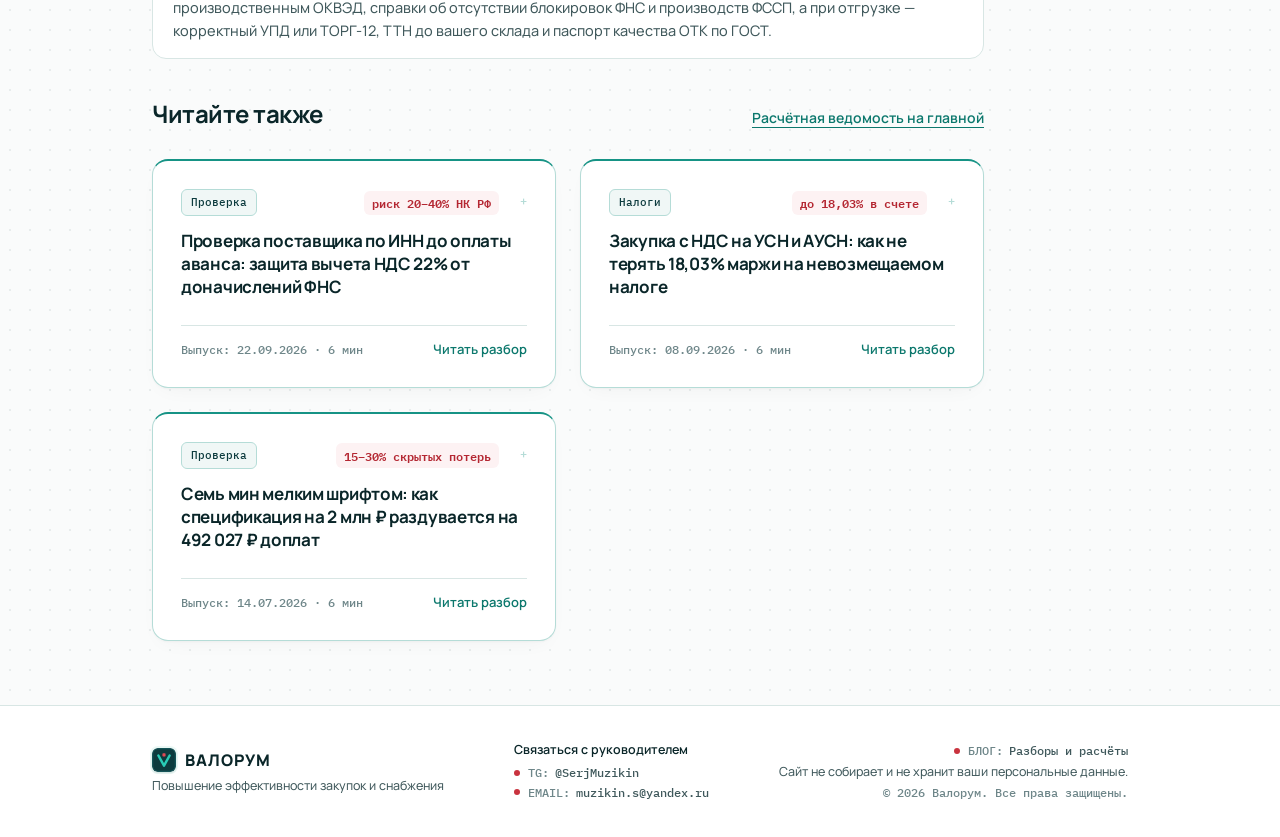
<file: blog/zakupka-u-ip-bez-nds-riski/index.html>
<!DOCTYPE html>
<html lang="ru" class="scroll-smooth">
<head>
<meta charset="UTF-8">
<meta name="viewport" content="width=device-width, initial-scale=1.0">
<title>Поставщик ИП без НДС для ООО на ОСНО: расчёт и риски — Валорум</title>
<meta name="description" content="Закупка ООО на ОСНО у поставщика ИП без НДС и УСН 5%/7%: расчёт потери вычета 11,49–18,03%, порог равновесной цены 772 621 ₽, когда производственный ИП выгоден и фильтр ст. 54.1 НК РФ.">
<meta name="author" content="Сергей Музыкин (@SerjMuzikin)">
<meta name="robots" content="index, follow">
<meta name="theme-color" content="#FFFFFF">
<link rel="icon" type="image/svg+xml" href="/favicon.svg">
<link rel="manifest" href="/site.webmanifest">
<link rel="canonical" href="https://valorum.ru/blog/zakupka-u-ip-bez-nds-riski/">
<meta property="og:type" content="article">
<meta property="og:locale" content="ru_RU">
<meta property="og:site_name" content="Валорум">
<meta property="og:url" content="https://valorum.ru/blog/zakupka-u-ip-bez-nds-riski/">
<meta property="og:title" content="Поставщик ИП без НДС для ООО на ОСНО: расчёт и риски — Валорум">
<meta property="og:description" content="Закупка ООО на ОСНО у поставщика ИП без НДС и УСН 5%/7%: расчёт потери вычета 11,49–18,03%, порог равновесной цены 772 621 ₽, когда производственный ИП выгоден и фильтр ст. 54.1 НК РФ.">
<meta property="og:image" content="https://valorum.ru/blog/og-check.png">
<meta property="og:image:type" content="image/png">
<meta property="og:image:width" content="1200">
<meta property="og:image:height" content="630">
<meta property="og:image:alt" content="Поставщик ИП без НДС для ООО на ОСНО: расчёт и риски — Валорум">
<meta property="article:published_time" content="2026-07-28T10:00:00+03:00">
<meta property="article:modified_time" content="2026-11-28T12:00:00+03:00">
<meta property="article:section" content="Проверка поставщиков">
<meta property="article:author" content="Сергей Музыкин">
<meta name="twitter:card" content="summary_large_image">
<meta name="twitter:image" content="https://valorum.ru/blog/og-check.png">
<script type="application/ld+json">{"@context":"https://schema.org","@graph":[{"@type":"BlogPosting","@id":"https://valorum.ru/blog/zakupka-u-ip-bez-nds-riski/#article","headline":"Поставщик — ИП без НДС: когда бумажная скидка 8% сжигает маржу, а когда экономит кассу","description":"Закупка ООО на ОСНО у поставщика ИП без НДС и УСН 5%/7%: расчёт потери вычета 11,49–18,03%, порог равновесной цены 772 621 ₽, когда производственный ИП выгоден и фильтр ст. 54.1 НК РФ.","url":"https://valorum.ru/blog/zakupka-u-ip-bez-nds-riski/","datePublished":"2026-07-28T10:00:00+03:00","dateModified":"2026-11-28T12:00:00+03:00","inLanguage":"ru-RU","articleSection":"Проверка поставщиков","author":{"@type":"Person","name":"Сергей Музыкин","jobTitle":"Руководитель «Валорум»","url":"https://t.me/SerjMuzikin"},"publisher":{"@type":"Organization","@id":"https://valorum.ru/#org","name":"Валорум","url":"https://valorum.ru/","logo":"https://valorum.ru/favicon.svg"},"isPartOf":{"@type":"Blog","@id":"https://valorum.ru/blog/#blog","name":"Экономика закупок — Валорум","url":"https://valorum.ru/blog/"},"image":"https://valorum.ru/blog/og-check.png","mainEntityOfPage":"https://valorum.ru/blog/zakupka-u-ip-bez-nds-riski/","keywords":"поставщик ИП без НДС для ООО на ОСНО"},{"@type":"BreadcrumbList","itemListElement":[{"@type":"ListItem","position":1,"name":"Главная","item":"https://valorum.ru/"},{"@type":"ListItem","position":2,"name":"Разборы","item":"https://valorum.ru/blog/"},{"@type":"ListItem","position":3,"name":"Поставщик — ИП без НДС: когда бумажная скидка 8% сжигает маржу, а когда экономит кассу","item":"https://valorum.ru/blog/zakupka-u-ip-bez-nds-riski/"}]},{"@type":"FAQPage","mainEntity":[{"@type":"Question","name":"Какую скидку должен дать ИП без НДС, чтобы сравняться со счетом ООО с НДС 22%?","acceptedAnswer":{"@type":"Answer","text":"Минимум 18,03% при равной доставке и отсрочке платежа, а при самовывозе и авансе — от 22,74%. В счете 1 000 000 ₽ с НДС 22% вычет 22/122 возвращает 180 328 ₽ (нетто 819 672 ₽); с учетом самовывоза 28 000 ₽ и предоплаты на 45 дней под 20% годовых равновесная цена счета ИП снижается до 772 621 ₽."}},{"@type":"Question","name":"Безопасно ли компании на ОСНО закупать продукцию напрямую у производственного ИП?","acceptedAnswer":{"@type":"Answer","text":"Да, закупка ТМЦ у реального производственного ИП законна и выгодна при соблюдении ст. 54.1 НК РФ. В нашей базе из 125 проверенных поставщиков РФ 6 работают как ИП: если подтверждены профильный код ОКВЭД, действующий цех, паспорт ОТК по ГОСТ и полная касса ниже эталона ОСНО (792 493 ₽ против 819 672 ₽), сделка экономит чистую прибыль."}},{"@type":"Question","name":"Сколько вычета теряет покупатель на ОСНО при закупке у поставщика на УСН 5% или 7%?","acceptedAnswer":{"@type":"Answer","text":"Разрыв вычета составляет 13,27% при ставке УСН 5% и 11,49% при ставке УСН 7% по сравнению со счетом с НДС 22%. На номинале 1 000 000 ₽ вычет 5/105 равен 47 619 ₽ (нетто 952 381 ₽), а вычет 7/107 дает 65 421 ₽ (нетто 934 579 ₽), поэтому для равенства с ОСНО цену нужно снизить до 860 656 ₽ или 877 049 ₽."}},{"@type":"Question","name":"Какие документы нужны у производственного ИП, чтобы защитить расходы ООО по налогу на прибыль?","acceptedAnswer":{"@type":"Answer","text":"Для защиты затрат по ст. 252 и ст. 54.1 НК РФ до оплаты сохраняются выписка ЕГРИП с профильным производственным ОКВЭД, справки об отсутствии блокировок ФНС и производств ФССП, а при отгрузке — корректный УПД или ТОРГ-12, ТТН до вашего склада и паспорт качества ОТК по ГОСТ."}}]}]}</script>
<link rel="preload" href="/manrope-latin-cyrillic-var.woff2" as="font" type="font/woff2" crossorigin>
<link rel="stylesheet" href="/styles.css?v=b8711991">
<link rel="stylesheet" href="/components.css?v=7ac595a7">
<link rel="stylesheet" href="/blog.css?v=4e0601e5">
<link rel="stylesheet" href="/utilities.css?v=2aaa250e">
<noscript><style>.reveal-item{opacity:1!important;transform:none!important}</style></noscript>
</head>
<body id="top" class="antialiased selection:bg-[#0D3B3E] selection:text-white">
<svg width="0" height="0" style="position:absolute;overflow:hidden" aria-hidden="true"><symbol id="valorum-mark" viewBox="0 0 32 32"><rect width="32" height="32" rx="7.5" fill="#0D3B3E"/><rect x="1" y="1" width="30" height="30" rx="6.5" fill="none" stroke="#1C686D" stroke-width="1"/><path d="M8.5 10L16 23.5L23.5 10" fill="none" stroke="#29CBB6" stroke-width="3.3" stroke-linecap="round" stroke-linejoin="round"/><rect x="13.9" y="7" width="4.2" height="4.2" rx="1" fill="#E04854"/></symbol></svg>
<header class="blog-header"><div class="blog-header-inner"><div class="blog-header-left"><a href="/" class="brand-lockup shrink-0" aria-label="Валорум — главная страница"><svg class="brand-logo-box" aria-hidden="true"><use href="#valorum-mark"/></svg><span class="brand-wordmark">ВАЛОРУМ</span></a><span class="blog-header-sep" aria-hidden="true"></span><span class="blog-header-sub">Повышение эффективности закупок и снабжения</span></div><div class="blog-header-right"><a href="/blog/" class="header-nav-link shrink-0">Разборы и расчёты</a><a href="#blog-cta" class="btn-header-outline blog-header-btn">Обсудить задачу</a></div></div><div id="scroll-telemetry" aria-hidden="true"></div></header>
<main class="blog-main"><article class="blog-article-wrap">
<nav class="blog-breadcrumbs" aria-label="Хлебные крошки"><a href="/">Главная</a><span>/</span><a href="/blog/">Разборы</a><span>/</span><span aria-current="page">Поставщик — ИП без НДС: когда бумажная скидка 8% сжигает маржу, а когда экономит кассу</span></nav>
<header class="blog-article-header"><div class="blog-meta tabular-nums"><span class="blog-rubric-badge">Проверка поставщиков</span><span class="blog-metric blog-metric--crimson">разрыв 11,49–18,03%</span><span class="blog-meta-chip">Выпуск: <time datetime="2026-07-28T10:00:00+03:00">28.07.2026</time></span><span class="blog-meta-chip">Обновлено на сайте: <time datetime="2026-11-28T12:00:00+03:00">28.11.2026</time> · НК РФ 2026</span><span class="blog-meta-chip">Автор: Сергей Музыкин, руководитель «Валорум» · 6 мин</span></div><h1 class="blog-h1">Поставщик — ИП без НДС: когда бумажная скидка 8% сжигает маржу, а когда экономит кассу</h1><p class="blog-lead">Закупка у ИП без НДС не всегда убыточна, но без пересчёта потери вычета 11,49–18,03% и проверки ЕГРИП видимая скидка 8% съедает 151 013 ₽ на миллионе.</p></header>
<section class="blog-tldr" aria-label="Суть и цифры за 30 секунд"><h2 class="blog-block-title">Суть и цифры за 30 секунд</h2><ul class="blog-tldr-list tabular-nums"><li>Для покупателя на ОСНО разрыв вычета против счета ООО с НДС 22% (22/122 = 18,03%) равен 18,03% у ИП без НДС, 13,27% на ставке УСН 5% (5/105) и 11,49% на ставке УСН 7% (7/107).</li><li>Счет ИП-перекупщика на 920 000 ₽ без НДС с самовывозом 28 000 ₽ и авансом на 45 дней под 20% годовых (22 685 ₽) уносит из кассы 970 685 ₽ — на 151 013 ₽ больше эталона ОСНО (819 672 ₽).</li><li>Слепой запрет на ИП тоже режет маржу: 6 из 125 проверенных производственных поставщиков РФ работают как ИП и при дисконте 18–25% с чистым ОКВЭД и цехом экономят полную кассу.</li></ul></section>
<div class="blog-prose tabular-nums">
<section class="blog-section"><h2>Когда счёт от ИП без НДС выгоден компании на ОСНО, а когда сжигает 18,03% вычета?</h2><p>В корпоративных закупках работа с поставщиком в статусе ИП без НДС обычно упирается в одну из двух крайностей: либо бухгалтерия запрещает любых предпринимателей списком, либо снабжение берёт счёт ИП ради видимой скидки 8% к заводскому прайсу. Между тем в счёте ООО на 1 000 000 ₽ с НДС 22% вычет 22/122 = 18,03% (180 328 ₽) снижает себестоимость до 819 672 ₽, тогда как счёт ИП на 920 000 ₽ без НДС даёт 0 ₽ вычета и +100 328 ₽ налоговой переплаты.</p><p>Добавим к 920 000 ₽ самовывоз за 28 000 ₽ и 100% аванс вместо 45 дней отсрочки при цене денег в модели 20% годовых (920 000 * 0,20 * 45 / 365 = 22 685 ₽). Отток кассы вырастает до 970 685 ₽ против 819 672 ₽: потеря +151 013 ₽ чистой прибыли по модели Дюпона с плечом 10–20 требует 1,51–3,02 млн ₽ новой выручки.</p></section>
<section class="blog-section"><h2>Чем счет ИП без НДС отличается от ООО на УСН со ставками 5% и 7% в 2026 году?</h2><p>В 2026 году казначейство сводит три профиля поставщиков: ООО на ОСНО с НДС 22%, компании на УСН 5%/7% и ИП без НДС. Строка налога в УПД упрощенца обманчива: на счете 1 000 000 ₽ ставка УСН 7% возвращает лишь 7/107 = 6,54% (65 421 ₽, нетто 934 579 ₽, разрыв к ОСНО 11,49%), а ставка УСН 5% — 5/105 = 4,76% (47 619 ₽, нетто 952 381 ₽, разрыв 13,27%).</p><p>Потолки паритета к миллиону с НДС 22% при равной доставке и оплате жесткие: не выше 877 049 ₽ на УСН 7% (+114 907 ₽ потерь без скидки), не выше 860 656 ₽ на УСН 5% (+132 709 ₽ потерь) и ровно 819 672 ₽ для ИП без НДС (дисконт 18,03%). С самовывозом 28 000 ₽ и авансом на 45 дней предел цены ИП падает до 772 621 ₽.</p></section>
<section class="blog-section"><h2>Почему нельзя отсекать ИП вслепую и когда цеховой поставщик дает 18–25% выгоды?</h2><p>Тотальный запрет на ИП отсекает реальные нишевые производства РФ. В срезе нашего преддоговорного фильтра из 1 023 претендентов отбор по реестрам и мощностям проходят 125 надежных поставщиков, и 6 из 125 работают как ИП — владельцы цехов деревообработки, поддонов, тары, металлорезки, крепежа и резинотехнических изделий.</p><p>Без лишнего штата и дилерской наценки у такого цеха база честно бывает на 18–25% дешевле оптовика на ОСНО с учетом логистики. Пример: цеховой ИП дает счет 760 000 ₽ без НДС и доставку 20 000 ₽ при авансе на 30 дней под 20% годовых (12 493 ₽) — полная касса равна 792 493 ₽, экономя ОСНО +27 179 ₽ к эталону 819 672 ₽.</p></section>
<section class="blog-section"><h2>Какие риски по ст. 54.1 НК РФ, кодам ОКВЭД и дроблению несет договор с ИП?</h2><p>Когда касса сходится в пользу ИП, сделка проверяется по ст. 54.1 НК РФ. Главный риск крупных закупок у ИП без НДС — попасть в чужой контур дробления бизнеса или оплатить техническое звено. Красные флаги в ЕГРИП: недавняя регистрация, ОКВЭД розницы или услуг вместо производства и опта ТМЦ, общие склады с ООО и статус бывшего сотрудника.</p><p>Если ФНС докажет формальный документооборот и отсутствие у ИП цеха или склада, расходы снимут с налога на прибыль со штрафом 20–40% и пенями 1/300 ставки ЦБ в день. Норма ст. 24 ГК РФ об ответственности ИП личным имуществом не спасет аванс, когда на предпринимателе висят долги ФССП и нет активов.</p></section>
<section class="blog-section"><h2>По какому регламенту финансовый директор допускает ИП в матрицу поставщиков?</h2><p>Здоровый финансовый фильтр разделяет перекупщиков на упрощёнке и реальных цеховых производителей: ИП допускается к сделке только тогда, когда его полная касса с доставкой и стоимостью денег ниже нетто-цены завода на ОСНО (819 672 ₽ с миллиона). До оплаты по маске ИНН 77XXXXXXXX в ЕГРИП, сервисе ФНС, ФССП, судах и ЕФРСБ подтверждаются стаж, производственный ОКВЭД, живой остаток на складе и паспорт ГОСТ, а экономия фиксируется строго от последнего закрытого УПД.</p><p>Специалисты «Валорум» проводят такое сравнение параллельно по открытым PDF и Excel-счетам без доступа к 1С и с 0% наценки на товар — прямой договор заключается с заводом, базой или проверенным цехом РФ. За 24 часа в рабочие дни на 1–3 позициях выпускается бесплатный Акт ценовой верификации (0 ₽), а в основном сопровождении ведётся торг под объём по фиксированному тарифу без процента от экономии и с гарантией 0 ₽ без результата.</p></section>
</div>
<section class="valorum-ledger" aria-label="Финансовая ведомость"><h2 class="blog-block-title">Сравнительная ведомость кассы покупателя на ОСНО для трех форм поставщиков (нормы НК РФ 2026, деньги 20% годовых)</h2><div class="valorum-table-wrap"><table class="tabular-nums"><thead><tr><th>Показатель полной кассы ОСНО</th><th>ООО на ОСНО (НДС 22%)</th><th>ООО на УСН (НДС 7% / 5%)</th><th>ИП без НДС (счет −8%)</th></tr></thead><tbody><tr><td class="val-ink">Номинал счета к оплате</td><td data-label="ООО ОСНО (22%)" class="ledger-num val-ink">1 000 000 ₽</td><td data-label="ООО УСН (7% / 5%)" class="ledger-num val-ink">1 000 000 ₽</td><td data-label="ИП без НДС (−8%)" class="ledger-num val-ink">920 000 ₽ (−8% по бумаге)</td></tr><tr><td class="val-ink">Вычет НДС (22/122, 7/107, 5/105)</td><td data-label="ООО ОСНО (22%)" class="ledger-num val-good">−180 328 ₽ (18,03%)</td><td data-label="ООО УСН (7% / 5%)" class="ledger-num val-good">−65 421 ₽ / −47 619 ₽</td><td data-label="ИП без НДС (−8%)" class="ledger-num val-ink">0 ₽ (вычет 0%)</td></tr><tr><td class="val-ink">Чистая налоговая база ТМЦ</td><td data-label="ООО ОСНО (22%)" class="ledger-num val-ink">819 672 ₽</td><td data-label="ООО УСН (7% / 5%)" class="ledger-num val-ink">934 579 ₽ / 952 381 ₽</td><td data-label="ИП без НДС (−8%)" class="ledger-num val-bad">920 000 ₽ (+100 328 ₽)</td></tr><tr><td class="val-ink">Разрыв вычета к эталону ОСНО</td><td data-label="ООО ОСНО (22%)" class="ledger-num val-ink">0% (эталон сравнения)</td><td data-label="ООО УСН (7% / 5%)" class="ledger-num val-bad">+11,49% / +13,27%</td><td data-label="ИП без НДС (−8%)" class="ledger-num val-bad">+18,03% на равной цене</td></tr><tr><td class="val-ink">Доставка и аванс 45 дн. (20% год.)</td><td data-label="ООО ОСНО (22%)" class="ledger-num val-ink">0 ₽ (доставка, отсрочка)</td><td data-label="ООО УСН (7% / 5%)" class="ledger-num val-ink">0 ₽ (при равных условиях)</td><td data-label="ИП без НДС (−8%)" class="ledger-num val-bad">+28 000 ₽ и +22 685 ₽</td></tr><tr><td class="val-ink">Потолок равновесной цены счета</td><td data-label="ООО ОСНО (22%)" class="ledger-num val-ink">1 000 000 ₽ с НДС 22%</td><td data-label="ООО УСН (7% / 5%)" class="ledger-num val-ink">877 049 ₽ / 860 656 ₽</td><td data-label="ИП без НДС (−8%)" class="ledger-num val-ink">819 672 ₽ (772 621 ₽ с самовывозом)</td></tr></tbody></table></div><p class="blog-ledger-summary tabular-nums">Итог по кассе: счет ИП-посредника на 920 000 ₽ без НДС уносит 970 685 ₽ (+151 013 ₽ потерь к эталону ОСНО), тогда как проверенный цеховой ИП с дисконтом 24% (760 000 ₽, полная касса 792 493 ₽) экономит +27 179 ₽ чистой прибыли.</p></section>
<figure class="blog-diagram"><svg xmlns="http://www.w3.org/2000/svg" viewBox="0 0 720 301" class="blog-diagram-svg" aria-hidden="true"><rect x="1" y="1" width="718" height="299" rx="14" fill="#FAFBFB" stroke="#B5DCD7" stroke-width="1.5"/><text x="24" y="34" class="dt"><tspan x="24" dy="0">Весы налогового разрыва к эталону ОСНО (счет 1 000 000 ₽</tspan><tspan x="24" dy="21">с НДС 22%)</tspan></text><rect x="24" y="79" width="324" height="130" rx="10" fill="#EAF8F5" stroke="#169385" stroke-width="1.5"/><text x="42" y="107">ООО на ОСНО с НДС 22%</text><text x="42" y="167" class="dm dv dg">819 672 ₽ нетто</text><text x="42" y="193" class="ds">Вычет 180 328 ₽ (18,03%)</text><rect x="372" y="79" width="324" height="130" rx="10" fill="#FDF2F3" stroke="#C9333E" stroke-width="1.5"/><text x="390" y="107"><tspan x="390" dy="0">ООО на УСН со ставкой 5%</tspan><tspan x="390" dy="20">или 7%</tspan></text><text x="390" y="167" class="dm dv dr">+11,49–13,27%</text><text x="390" y="193" class="ds">Нетто 934 579–952 381 ₽</text><rect x="24" y="223" width="672" height="64" rx="8" fill="#0D3B3E" stroke="#C9333E" stroke-width="1.5"/><text x="40" y="248" class="dw"><tspan x="40" dy="0">ИП без НДС (счет 920 000 ₽)</tspan><tspan x="40" dy="21" class="da">Разрыв вычета 18,03%, +151 013 ₽</tspan></text><text x="680" y="262" class="dm de da dv">970 685 ₽ кассы</text></svg><figcaption>Сравнение полной кассы на ОСНО в 2026 году: ООО с НДС 22% (819 672 ₽) против потери вычета на УСН 5%/7% (разрыв 11,49–13,27%) и счета ИП без НДС на 920 000 ₽ (970 685 ₽ расхода).</figcaption></figure>
<section class="blog-checklist-wrap"><h2 class="blog-block-title">Чек-лист собственника и CFO</h2><ul class="blog-checklist"><li>1. Пересчитывайте счета ИП и ООО к нетто-кассе ОСНО: вычитайте 22/122 (18,03%) для НДС 22%, 7/107 (6,54%) для УСН 7%, 5/105 (4,76%) для УСН 5% и 0% без НДС.</li><li>2. Сверяйте цену с порогом паритета к 1 000 000 ₽ с НДС 22%: до 877 049 ₽ на УСН 7%, до 860 656 ₽ на УСН 5% и до 819 672 ₽ без НДС при равной логистике.</li><li>3. Добавляйте к цене ИП самовывоз, тару и стоимость аванса по формуле S * 0,20 * D / 365 (на 45 днях равновесная цена счета падает до 772 621 ₽).</li><li>4. Проверяйте ИП по ИНН 77XXXXXXXX в ЕГРИП, ФНС, ФССП, судах и ЕФРСБ: сверяйте стаж, профильный ОКВЭД производства или опта и риски ст. 54.1 НК РФ.</li><li>5. Сохраняйте в пуле производственных ИП (6 из 125 поставщиков полигона РФ), когда подтвержден цех, паспорт ГОСТ и полная касса ниже нетто-цены ОСНО.</li></ul></section>
<div id="blog-cta" class="dark-green-banner reveal-item"><span class="corner-tick tl"></span><span class="corner-tick tr"></span><span class="corner-tick bl"></span><span class="corner-tick br"></span><div class="relative"><h2 class="section-h2">Сравните текущий счёт ИП с прямыми заводами РФ на ОСНО за 0 ₽</h2><p class="blog-banner-text tabular-nums">Загрузите открытый счёт на 1–3 позиции в PDF или Excel в Telegram-бот: за 24 часа в рабочие дни бесплатно пересчитаем полную кассу среди ставок НДС 22%, 7%, 5% и 0%, проверим контрагентов по ЕГРИП/ЕГРЮЛ и передадим Акт ценовой верификации (0 ₽, без доступа к 1С).</p><a href="https://t.me/valorum_official_bot?start=landing_cta" data-bot-cta data-bot-camp="bg-a02" target="_blank" rel="noopener noreferrer" class="btn-valorum blog-cta-btn"><span>Проверить счёт ИП и кассу за 0 ₽</span></a></div></div>
<section class="blog-faq" data-faq-visible><h2 class="blog-block-title">Частые вопросы</h2>
<div class="blog-faq-item"><h3 class="blog-faq-q">Какую скидку должен дать ИП без НДС, чтобы сравняться со счетом ООО с НДС 22%?</h3><p class="blog-faq-a">Минимум 18,03% при равной доставке и отсрочке платежа, а при самовывозе и авансе — от 22,74%. В счете 1 000 000 ₽ с НДС 22% вычет 22/122 возвращает 180 328 ₽ (нетто 819 672 ₽); с учетом самовывоза 28 000 ₽ и предоплаты на 45 дней под 20% годовых равновесная цена счета ИП снижается до 772 621 ₽.</p></div>
<div class="blog-faq-item"><h3 class="blog-faq-q">Безопасно ли компании на ОСНО закупать продукцию напрямую у производственного ИП?</h3><p class="blog-faq-a">Да, закупка ТМЦ у реального производственного ИП законна и выгодна при соблюдении ст. 54.1 НК РФ. В нашей базе из 125 проверенных поставщиков РФ 6 работают как ИП: если подтверждены профильный код ОКВЭД, действующий цех, паспорт ОТК по ГОСТ и полная касса ниже эталона ОСНО (792 493 ₽ против 819 672 ₽), сделка экономит чистую прибыль.</p></div>
<div class="blog-faq-item"><h3 class="blog-faq-q">Сколько вычета теряет покупатель на ОСНО при закупке у поставщика на УСН 5% или 7%?</h3><p class="blog-faq-a">Разрыв вычета составляет 13,27% при ставке УСН 5% и 11,49% при ставке УСН 7% по сравнению со счетом с НДС 22%. На номинале 1 000 000 ₽ вычет 5/105 равен 47 619 ₽ (нетто 952 381 ₽), а вычет 7/107 дает 65 421 ₽ (нетто 934 579 ₽), поэтому для равенства с ОСНО цену нужно снизить до 860 656 ₽ или 877 049 ₽.</p></div>
<div class="blog-faq-item"><h3 class="blog-faq-q">Какие документы нужны у производственного ИП, чтобы защитить расходы ООО по налогу на прибыль?</h3><p class="blog-faq-a">Для защиты затрат по ст. 252 и ст. 54.1 НК РФ до оплаты сохраняются выписка ЕГРИП с профильным производственным ОКВЭД, справки об отсутствии блокировок ФНС и производств ФССП, а при отгрузке — корректный УПД или ТОРГ-12, ТТН до вашего склада и паспорт качества ОТК по ГОСТ.</p></div>
</section>
<section class="blog-related"><div class="blog-related-head"><h2 class="blog-block-title">Читайте также</h2><a href="/#financial-ledger" class="blog-ledger-anchor">Расчётная ведомость на главной</a></div><div class="blog-grid">
<article class="valorum-card valorum-card--flex blog-card" data-rubric="check"><div><div class="blog-card-top"><span class="blog-rubric-badge">Проверка</span><span class="blog-metric tabular-nums blog-metric--crimson">риск 20–40% НК РФ</span></div><h2 class="blog-card-title"><a href="/blog/proverka-postavshchika-po-inn/">Проверка поставщика по ИНН до оплаты аванса: защита вычета НДС 22% от доначислений ФНС</a></h2></div><div class="blog-card-footer tabular-nums"><span class="blog-card-meta">Выпуск: <time datetime="2026-09-22T10:00:00+03:00">22.09.2026</time> · 6 мин</span><a href="/blog/proverka-postavshchika-po-inn/" class="blog-card-cta">Читать разбор</a></div></article>
<article class="valorum-card valorum-card--flex blog-card" data-rubric="tax"><div><div class="blog-card-top"><span class="blog-rubric-badge">Налоги</span><span class="blog-metric tabular-nums blog-metric--crimson">до 18,03% в счете</span></div><h2 class="blog-card-title"><a href="/blog/usn-i-nevozmeshchaemyy-nds/">Закупка с НДС на УСН и АУСН: как не терять 18,03% маржи на невозмещаемом налоге</a></h2></div><div class="blog-card-footer tabular-nums"><span class="blog-card-meta">Выпуск: <time datetime="2026-09-08T10:00:00+03:00">08.09.2026</time> · 6 мин</span><a href="/blog/usn-i-nevozmeshchaemyy-nds/" class="blog-card-cta">Читать разбор</a></div></article>
<article class="valorum-card valorum-card--flex blog-card" data-rubric="check"><div><div class="blog-card-top"><span class="blog-rubric-badge">Проверка</span><span class="blog-metric tabular-nums blog-metric--crimson">15–30% скрытых потерь</span></div><h2 class="blog-card-title"><a href="/blog/skrytye-doplaty-v-specifikacii/">Семь мин мелким шрифтом: как спецификация на 2 млн ₽ раздувается на 492 027 ₽ доплат</a></h2></div><div class="blog-card-footer tabular-nums"><span class="blog-card-meta">Выпуск: <time datetime="2026-07-14T10:00:00+03:00">14.07.2026</time> · 6 мин</span><a href="/blog/skrytye-doplaty-v-specifikacii/" class="blog-card-cta">Читать разбор</a></div></article>
</div></section>
</article></main>
<footer class="blog-footer"><div class="blog-footer-inner"><div class="blog-footer-col"><a href="#top" class="brand-lockup" aria-label="Валорум — наверх страницы"><svg class="brand-logo-box" aria-hidden="true"><use href="#valorum-mark"/></svg><span class="brand-wordmark">ВАЛОРУМ</span></a><div class="blog-footer-sub">Повышение эффективности закупок и снабжения</div></div><div class="blog-footer-col"><div class="blog-footer-head">Связаться с руководителем</div><div class="blog-footer-links"><div class="blog-footer-row"><span class="footer-dot"></span><span class="blog-footer-lbl">TG:</span><a href="https://t.me/SerjMuzikin" target="_blank" rel="noopener noreferrer" class="footer-link">@SerjMuzikin</a></div><div class="blog-footer-row"><span class="footer-dot"></span><span class="blog-footer-lbl">EMAIL:</span><a href="mailto:muzikin.s@yandex.ru" class="footer-link">muzikin.s@yandex.ru</a></div></div></div><div class="blog-footer-legal"><div class="blog-footer-row"><span class="footer-dot"></span><span class="blog-footer-lbl">БЛОГ:</span><a href="/blog/" class="footer-link">Разборы и расчёты</a></div><div class="blog-footer-sub">Сайт не собирает и не хранит ваши персональные данные.</div><div class="blog-footer-copy">© 2026 Валорум. Все права защищены.</div></div></div></footer>
<div id="cookie-notice" class="cookie-notice" role="region" aria-label="Уведомление о cookie" hidden><p class="cookie-notice-text">Используем технические cookie-файлы для стабильной работы сайта и обезличенной статистики.</p><button type="button" id="cookie-accept-btn" class="cookie-notice-btn">Ок</button></div>
<script src="/kinematics.js?v=ee019feb" defer></script>
</body>
</html>
</file>
<file: styles.css>
/* ==========================================================================
   ТЕХНОЛОГИЧЕСКИЙ МИНИМАЛИЗМ ВАЛОРУМ (ШРИФТЫ, PREFLIGHT, ТОКЕНЫ, БАЗА)
   ========================================================================== */
@layer base, components, utilities;

@font-face {
  font-family: 'Manrope';
  font-style: normal;
  font-weight: 400 800;
  font-display: swap;
  src: url('./manrope-latin-cyrillic-var.woff2') format('woff2');
}

@font-face {
  font-family: 'IBM Plex Mono';
  font-style: normal;
  font-weight: 400;
  font-display: swap;
  src: url('./ibm-plex-mono-400.woff2') format('woff2');
}

@font-face {
  font-family: 'IBM Plex Mono';
  font-style: normal;
  font-weight: 500;
  font-display: swap;
  src: url('./ibm-plex-mono-500.woff2') format('woff2');
}

@font-face {
  font-family: 'IBM Plex Mono';
  font-style: normal;
  font-weight: 600;
  font-display: swap;
  src: url('./ibm-plex-mono-600.woff2') format('woff2');
}

@layer base {
  :root {
    /* Канонические алиасы дизайн-токенов Djuls Design Studio (ARCH-02 × ARCH-01) */
    --bg-elevated: #F0F7F6;
    --bg-glass: rgba(255, 255, 255, 0.95);
    --text-primary: #0A2629;
    --accent-primary: #29CBB6;
    --font-display: 'Manrope', -apple-system, BlinkMacSystemFont, sans-serif;
    --text-hero: clamp(1.625rem, 3.3vw + 0.85rem, 2.625rem);
    --bg-canvas: #FAFBFB;
    --bg-surface: #FFFFFF;
    --bg-subtle: #F0F7F6;
    --bg-bar-glass: rgba(255, 255, 255, 0.95);
    --border-hairline: #D8E6E4;

    /* 1. Основная зеленая гамма Скандинавского фьорда */
    --dark-green-ink: #0A2629;
    --dark-green: #0D3B3E;
    --card-border-green: #B5DCD7;
    --card-top-green: #169385;
    --text-secondary: #3F585B;
    --text-muted: #6E8689;

    /* 2. Ярко-зеленый для кнопок, маркера выгоды и плюсовой экономики */
    --bright-green: #29CBB6;
    --bright-green-hover: #31D6C0;
    --bright-green-ink: #062628;
    --good-text: #0C786D;
    --good-soft: #EAF8F5;

    /* 3. Рубиново-красный для тонких плашек, точек и минусовых цифр */
    --crimson: #C9333E;
    --crimson-text: #B42732;
    --crimson-soft: #FDF2F3;
    --crimson-border: rgba(201, 51, 62, 0.34);

    /* Инженерная шрифтовая пара и механические кривые */
    --font-sans: 'Manrope', -apple-system, BlinkMacSystemFont, sans-serif;
    --font-mono: 'IBM Plex Mono', monospace;
    --ease-mech: cubic-bezier(0.22, 1, 0.36, 1);
    --ease-crisp: cubic-bezier(0.25, 1, 0.5, 1);
  }

  /* Tailwind Preflight */
  *,
  ::before,
  ::after {
    box-sizing: border-box;
    border-width: 0;
    border-style: solid;
    border-color: #e5e7eb;
  }

  ::before,
  ::after {
    --tw-content: '';
  }

  html,
  :host {
    line-height: 1.5;
    -webkit-text-size-adjust: 100%;
    -moz-tab-size: 4;
    tab-size: 4;
    font-family: var(--font-sans);
    font-feature-settings: normal;
    font-variation-settings: normal;
    -webkit-tap-highlight-color: transparent;
  }

  body {
    margin: 0;
    line-height: inherit;
    font-family: var(--font-sans);
    font-weight: 450;
    background-color: var(--bg-canvas);
    background-image: radial-gradient(rgba(13, 59, 62, 0.075) 1px, transparent 1px);
    background-size: 20px 20px;
    color: var(--dark-green-ink);
    -webkit-font-smoothing: antialiased;
    -moz-osx-font-smoothing: grayscale;
    text-rendering: optimizeLegibility;
  }

  hr {
    height: 0;
    color: inherit;
    border-top-width: 1px;
  }

  h1, h2, h3, h4, h5, h6 {
    font-size: inherit;
    font-weight: inherit;
  }

  a {
    color: inherit;
    text-decoration: inherit;
  }

  b,
  strong {
    font-weight: bolder;
  }

  code, kbd, samp, pre {
    font-family: var(--font-mono);
    font-feature-settings: normal;
    font-variation-settings: normal;
    font-size: 1em;
  }

  small {
    font-size: 80%;
  }

  table {
    text-indent: 0;
    border-color: inherit;
    border-collapse: collapse;
  }

  button, input, optgroup, select, textarea {
    font-family: inherit;
    font-feature-settings: inherit;
    font-variation-settings: inherit;
    font-size: 100%;
    font-weight: inherit;
    line-height: inherit;
    letter-spacing: inherit;
    color: inherit;
    margin: 0;
    padding: 0;
  }

  button,
  select {
    text-transform: none;
  }

  button,
  [type='button'],
  [type='reset'],
  [type='submit'] {
    -webkit-appearance: button;
    background-color: transparent;
    background-image: none;
  }

  :-moz-focusring {
    outline: auto;
  }

  blockquote, dl, dd, h1, h2, h3, h4, h5, h6, hr, figure, p, pre {
    margin: 0;
  }

  fieldset {
    margin: 0;
    padding: 0;
  }

  legend {
    padding: 0;
  }

  ol, ul, menu {
    list-style: none;
    margin: 0;
    padding: 0;
  }

  img, svg, video, canvas, audio, iframe, embed, object {
    display: block;
    vertical-align: middle;
  }

  img,
  video {
    max-width: 100%;
    height: auto;
  }

  [hidden]:where(:not([hidden="until-found"])) {
    display: none;
  }
}

@layer components {
  /* Секции и типографика */
  .valorum-section {
    padding: 3rem 0;
    border-bottom: 1px solid var(--border-hairline);
  }
  .valorum-section--hero { padding-top: 2.25rem; }
  .valorum-section--last { border-bottom: 0; }

  .hero-h1 {
    font-size: clamp(1.625rem, 3.3vw + 0.85rem, 2.625rem);
    line-height: 1.16;
    letter-spacing: -0.032em;
    font-weight: 700;
    color: var(--dark-green-ink);
  }
  .section-h2 {
    font-size: clamp(1.4rem, 2.1vw + 0.82rem, 2rem);
    line-height: 1.18;
    letter-spacing: -0.027em;
    font-weight: 700;
    color: var(--dark-green-ink);
    max-width: 48rem;
    margin-bottom: 0.875rem;
  }
  .section-lead {
    font-size: clamp(0.9375rem, 0.35vw + 0.86rem, 1.0625rem);
    line-height: 1.62;
    color: var(--text-secondary);
    max-width: 48rem;
    margin-bottom: 1.75rem;
  }
  .card-h3 {
    font-size: 1.0625rem;
    line-height: 1.35;
    letter-spacing: -0.017em;
    font-weight: 600;
    color: var(--dark-green-ink);
    margin-bottom: 0.5rem;
  }
  .card-body {
    font-size: 0.875rem;
    line-height: 1.62;
    color: var(--text-secondary);
  }
  .card-summary {
    margin-top: 1rem;
    padding-top: 0.875rem;
    border-top: 1px solid var(--border-hairline);
    font-size: 0.875rem;
    font-weight: 600;
    color: var(--dark-green-ink);
    line-height: 1.45;
  }
  .ledger-num {
    font-family: var(--font-mono);
    font-size: 0.84375rem;
    line-height: 1.35;
    letter-spacing: -0.015em;
  }
  .font-mono-tech {
    font-family: var(--font-mono);
    letter-spacing: -0.01em;
  }
  .tabular-nums {
    font-variant-numeric: tabular-nums;
    font-feature-settings: "tnum" 1, "zero" 1;
  }

  @media (min-width: 640px) {
    .valorum-section { padding: 5rem 0; }
    .section-h2 { margin-bottom: 1rem; }
    .section-lead { margin-bottom: 2.5rem; }
    .card-h3 { margin-bottom: 0.625rem; }
    .card-summary { margin-top: 1.5rem; padding-top: 1rem; }
  }
  @media (min-width: 768px) {
    .card-h3--3row { min-height: 4.35rem; }
  }

  /* Телеметрическая линия чтения 1.5px и единый логотип */
  #scroll-telemetry {
    position: absolute;
    left: 0;
    bottom: -1px;
    height: 1.5px;
    width: 100%;
    background: linear-gradient(90deg, var(--card-top-green) 0%, var(--bright-green) 75%, var(--crimson) 100%);
    transform-origin: 0 50%;
    transform: scaleX(0);
    will-change: transform;
    pointer-events: none;
  }

  .brand-lockup {
    display: flex;
    align-items: center;
    width: fit-content;
    gap: 0.55rem;
    text-decoration: none;
  }
  .brand-logo-box {
    width: 22px;
    height: 22px;
    border-radius: 6px;
    flex-shrink: 0;
    box-shadow: 0 1px 2px rgba(10, 38, 41, 0.12), 0 0 0 2px var(--good-soft);
  }
  .brand-wordmark {
    font-family: var(--font-sans);
    font-size: 15px;
    font-weight: 800;
    text-transform: uppercase;
    letter-spacing: 0.065em;
    color: var(--dark-green-ink);
    line-height: 1;
  }
  @media (min-width: 640px) {
    .brand-logo-box { width: 24px; height: 24px; }
    .brand-wordmark { font-size: 16px; }
  }

  /* Буллиты и маркер 10–25% первого экрана */
  .hero-bullet {
    display: flex;
    align-items: flex-start;
    gap: 0.75rem;
  }
  .hero-bullet strong { font-weight: 600; color: var(--dark-green-ink); }
  .hero-check-box {
    margin-top: 3px;
    width: 1.25rem;
    height: 1.25rem;
    border-radius: 0.375rem;
    background-color: rgba(255, 255, 255, 0.95);
    border: 1px solid color-mix(in srgb, var(--card-top-green) 55%, transparent);
    display: flex;
    align-items: center;
    justify-content: center;
    flex-shrink: 0;
    color: var(--crimson);
    box-shadow: 0 1px 2px rgba(10, 38, 41, 0.04);
  }
  .hero-check-box svg { width: 0.75rem; height: 0.75rem; }
  @media (min-width: 640px) {
    .hero-bullet { gap: 0.875rem; }
  }

  .hero-highlight {
    position: relative;
    display: inline-block;
    padding-bottom: 1px;
    z-index: 1;
  }
  .hero-highlight::after {
    content: "";
    position: absolute;
    left: 0;
    right: 0;
    bottom: 0.04em;
    height: 0.30em;
    background-color: rgba(41, 203, 182, 0.40);
    border-bottom: 2px solid var(--bright-green);
    z-index: -1;
    transform-origin: left center;
    transform: scaleX(0);
    transition: transform 0.6s var(--ease-mech) 0.18s;
  }
  .reveal-item.is-visible .hero-highlight::after { transform: scaleX(1); }

  .check-stroke {
    stroke-dasharray: 14;
    stroke-dashoffset: 14;
    transition: stroke-dashoffset 0.4s var(--ease-mech) var(--check-delay, 0.2s);
  }
  .reveal-item.is-visible .check-stroke { stroke-dashoffset: 0; }

  @media (prefers-reduced-motion: reduce) {
    .hero-highlight::after { transform: scaleX(1); transition: none; }
    .check-stroke { stroke-dashoffset: 0; transition: none; }
  }
}
</file>
<file: components.css>
/* ==========================================================================
   КОМПОНЕНТЫ, СЕТКИ, ТАБЛИЦА И КИНЕТИКА ПРОЯВЛЕНИЯ ВАЛОРУМ (components.css)
   ========================================================================== */
@layer components {
  /* Сетки и карточки: 0px сдвига текста, оптика контура и реперов */
  .cards-grid-2, .cards-grid-3 {
    display: grid;
    grid-template-columns: minmax(0, 1fr);
    gap: 1rem;
  }
  .cards-grid--spaced { margin-bottom: 1rem; }
  @media (min-width: 640px) {
    .cards-grid-2, .cards-grid-3 { gap: 1.5rem; }
    .cards-grid--spaced { margin-bottom: 1.5rem; }
  }
  @media (min-width: 768px) {
    .cards-grid-2 { grid-template-columns: repeat(2, minmax(0, 1fr)); }
    .cards-grid-3 { grid-template-columns: repeat(3, minmax(0, 1fr)); }
  }

  .valorum-card {
    position: relative;
    overflow: hidden;
    padding: 1.25rem;
    background-color: var(--bg-surface);
    border: 1px solid var(--card-border-green);
    border-top: 2px solid var(--card-top-green);
    border-radius: 1rem;
    box-shadow: 0 1px 2px rgba(10, 38, 41, 0.03), 0 8px 22px -10px rgba(10, 38, 41, 0.055);
    transition: box-shadow 0.22s var(--ease-crisp), border-color 0.22s var(--ease-crisp);
  }
  .valorum-card--flex {
    display: flex;
    flex-direction: column;
    justify-content: space-between;
  }
  .valorum-card > div { position: relative; z-index: 10; }
  .valorum-card::before {
    content: "";
    pointer-events: none;
    position: absolute;
    top: 0;
    left: 0;
    right: 0;
    height: 2px;
    background: var(--bright-green);
    transform-origin: left center;
    transform: scaleX(0);
    transition: transform 0.26s var(--ease-mech);
    z-index: 20;
  }
  .valorum-card::after {
    content: "+";
    pointer-events: none;
    position: absolute;
    top: 26px;
    right: 20px;
    font-family: var(--font-mono);
    font-size: 12px;
    line-height: 1;
    color: var(--card-border-green);
    transition: color 0.2s ease, transform 0.24s var(--ease-mech);
  }
  @media (min-width: 640px) {
    .valorum-card { padding: 1.75rem; }
    .valorum-card::after { top: 34px; right: 28px; }
  }
  @media (hover: hover) {
    .valorum-card:hover {
      border-color: #72C2B9;
      box-shadow: 0 3px 10px rgba(10, 38, 41, 0.045), 0 16px 32px -12px rgba(13, 92, 86, 0.11);
    }
    .valorum-card:hover::before { transform: scaleX(1); }
    .valorum-card:hover::after { color: var(--card-top-green); transform: rotate(90deg); }
    .valorum-card:hover .badge-outline-red {
      border-color: rgba(201, 51, 62, 0.68);
      background-color: var(--crimson-soft);
    }
    .valorum-card:hover .badge-outline-red::before { opacity: 1; }
  }

  /* Контурные плашки карточек */
  .badge-outline-red, .badge-outline-red-dark {
    display: inline-flex;
    align-items: center;
    gap: 0.42rem;
    margin-bottom: 0.875rem;
    padding: 0.3rem 0.65rem;
    border-radius: 0.4rem;
    font-family: var(--font-mono);
    font-size: 11px;
    line-height: 1.25;
    font-weight: 500;
    letter-spacing: -0.005em;
    transition: border-color 0.2s ease, background-color 0.2s ease;
  }
  .badge-outline-red {
    max-width: calc(100% - 24px);
    background-color: rgba(253, 242, 243, 0.28);
    border: 1px solid var(--crimson-border);
    color: var(--crimson-text);
  }
  .badge-outline-red-dark {
    background-color: rgba(201, 51, 62, 0.16);
    border: 1px solid rgba(255, 122, 133, 0.46);
    color: #FF9EA6;
    white-space: nowrap;
  }
  .badge-outline-red::before, .badge-outline-red-dark::before {
    content: "";
    width: 4px;
    height: 4px;
    flex-shrink: 0;
    border-radius: 9999px;
  }
  .badge-outline-red::before {
    background-color: var(--crimson);
    opacity: 0.55;
    transition: opacity 0.2s ease;
  }
  .badge-outline-red-dark::before { background-color: #FF7D88; }
  @media (min-width: 380px) {
    .badge-outline-red { white-space: nowrap; }
  }
  @media (min-width: 640px) {
    .badge-outline-red, .badge-outline-red-dark { margin-bottom: 1rem; }
  }

  /* Темно-изумрудные монолиты и угловые скобки */
  .dark-green-banner {
    position: relative;
    overflow: hidden;
    padding: 1.5rem 1.25rem;
    border-radius: 1rem;
    background-color: var(--dark-green);
    background-image: radial-gradient(rgba(41, 203, 182, 0.15) 1px, transparent 1px);
    background-size: 20px 20px;
    border: 1px solid #16565A;
    box-shadow: 0 1px 0 0 rgba(255, 255, 255, 0.08) inset, 0 18px 40px -18px rgba(10, 38, 41, 0.34);
    transition: border-color 0.24s var(--ease-crisp), box-shadow 0.24s var(--ease-crisp);
  }
  .dark-green-banner > div.relative { z-index: 10; }
  .dark-green-banner .section-h2 { color: #FFFFFF; }
  @media (min-width: 640px) {
    .dark-green-banner { padding: 2rem; }
    .dark-green-banner--lg { padding: 2.5rem; }
  }
  @media (min-width: 1024px) {
    .dark-green-banner--lg { padding: 3rem; }
  }
  @media (hover: hover) {
    .dark-green-banner:hover { border-color: #21797E; }
    .dark-green-banner:hover .corner-tick { border-color: rgba(41, 203, 182, 0.75); }
    .dark-green-banner:hover .badge-outline-red-dark {
      border-color: rgba(255, 145, 154, 0.78);
      background-color: rgba(201, 51, 62, 0.24);
    }
  }

  .corner-tick {
    pointer-events: none;
    position: absolute;
    width: 9px;
    height: 9px;
    border: 0 solid rgba(41, 203, 182, 0.35);
    transition: border-color 0.24s ease;
  }
  .corner-tick.tl { top: 0.625rem; left: 0.625rem; border-top-width: 1px; border-left-width: 1px; }
  .corner-tick.tr { top: 0.625rem; right: 0.625rem; border-top-width: 1px; border-right-width: 1px; }
  .corner-tick.bl { bottom: 0.625rem; left: 0.625rem; border-bottom-width: 1px; border-left-width: 1px; }
  .corner-tick.br { bottom: 0.625rem; right: 0.625rem; border-bottom-width: 1px; border-right-width: 1px; }
  @media (min-width: 640px) {
    .dark-green-banner--lg .corner-tick.tl { top: 0.75rem; left: 0.75rem; }
    .dark-green-banner--lg .corner-tick.tr { top: 0.75rem; right: 0.75rem; }
    .dark-green-banner--lg .corner-tick.bl { bottom: 0.75rem; left: 0.75rem; }
    .dark-green-banner--lg .corner-tick.br { bottom: 0.75rem; right: 0.75rem; }
  }

  /* Финансовая ведомость (#financial-ledger): мобильные карточки и десктопная таблица */
  .valorum-table-wrap {
    overflow: hidden;
    background-color: var(--bg-surface);
    border: 1px solid var(--card-border-green);
    border-radius: 1rem;
    box-shadow: 0 1px 2px rgba(10, 38, 41, 0.03), 0 8px 22px -10px rgba(10, 38, 41, 0.055);
  }
  .ledger-head {
    background-color: var(--dark-green);
    font-family: var(--font-mono);
    font-size: 11px;
    letter-spacing: 0.03em;
    color: #E6F4F3;
    text-transform: uppercase;
  }
  .ledger-m-block { padding: 1.25rem; }
  .ledger-m-block--win { background-color: var(--good-soft); }
  .ledger-m-block > * + * { margin-top: 0.875rem; }
  .ledger-m-grid {
    display: grid;
    grid-template-columns: repeat(2, minmax(0, 1fr));
    column-gap: 1rem;
    row-gap: 0.625rem;
    font-size: 0.75rem;
    line-height: 1rem;
  }
  .ledger-m-grid .ledger-num { margin-top: 0.125rem; }
  .ledger-m-lbl { font-size: 11px; color: var(--text-muted); }
  .ledger-m-total {
    display: flex;
    align-items: center;
    justify-content: space-between;
    border-radius: 0.75rem;
    padding: 0.625rem 0.875rem;
  }
  .ledger-m-total--bad { background-color: var(--crimson-soft); }
  .ledger-m-total--sub { background-color: var(--bg-subtle); }
  .ledger-m-total--win { padding: 0.75rem 0.875rem; background-color: var(--bright-green); }

  #financial-ledger table {
    width: 100%;
    text-align: left;
    border-collapse: collapse;
    font-size: 0.875rem;
    line-height: 1.25rem;
  }
  #financial-ledger th { padding: 0.875rem 1rem; font-weight: 500; }
  #financial-ledger td { padding: 1rem; }
  #financial-ledger th:first-child, #financial-ledger th:last-child,
  #financial-ledger td:first-child, #financial-ledger td:last-child {
    padding-left: 1.25rem;
    padding-right: 1.25rem;
  }
  #financial-ledger tbody tr { white-space: nowrap; }
  .ledger-sub { font-size: 0.75rem; line-height: 1rem; font-weight: 400; color: var(--text-muted); margin-top: 0.25rem; }
  .ledger-sub--sec { color: var(--text-secondary); }
  .ledger-sub--bad { color: color-mix(in srgb, var(--crimson-text) 80%, transparent); }
  .ledger-sub--win { font-weight: 500; color: color-mix(in srgb, var(--bright-green-ink) 80%, transparent); }
  .val-ink { font-weight: 600; color: var(--dark-green-ink); }
  .val-sec { color: var(--text-secondary); }
  .val-sec-m { font-weight: 500; color: var(--text-secondary); }
  .val-bad { font-weight: 600; color: var(--crimson-text); }
  .val-good { font-weight: 600; color: var(--good-text); }
  .val-win { font-weight: 600; color: var(--bright-green-ink); }

  .ledger-row-bad, .ledger-row-good {
    box-shadow: inset 3px 0 0 transparent;
    transition: background-color 0.18s ease, box-shadow 0.18s ease;
  }
  @media (hover: hover) {
    .ledger-row-bad:hover {
      background-color: rgba(253, 242, 243, 0.45);
      box-shadow: inset 3px 0 0 var(--crimson);
    }
    .ledger-row-good:hover {
      background-color: rgba(234, 248, 245, 0.55);
      box-shadow: inset 3px 0 0 var(--card-top-green);
    }
  }

  /* Кнопки CTA, навигация шапки, подвал таблицы и футер */
  .header-nav-link {
    position: relative;
    display: inline-flex;
    align-items: center;
    font-size: 12px;
    font-weight: 600;
    color: var(--text-secondary);
    padding: 0.35rem 0;
    text-decoration: none;
    transition: color 0.18s var(--ease-crisp);
  }
  .header-nav-link::after {
    content: "";
    position: absolute;
    left: 0;
    right: 0;
    bottom: 0;
    height: 2px;
    border-radius: 1px;
    background-color: var(--crimson);
    transform: scaleX(0);
    transform-origin: left center;
    transition: transform 0.2s var(--ease-crisp);
  }
  .header-nav-link:hover,
  .header-nav-link:focus-visible { color: var(--dark-green-ink); }
  .header-nav-link:hover::after,
  .header-nav-link:focus-visible::after { transform: scaleX(1); }
  @media (min-width: 640px) {
    .header-nav-link { font-size: 13px; }
  }
  @media (max-width: 389px) {
    .brand-wordmark { font-size: 13px; letter-spacing: 0.03em; }
    .header-nav-link { font-size: 11px; padding: 0.3rem 0; }
    .btn-header-outline { font-size: 11.5px; padding-left: 0.5rem; padding-right: 0.5rem; }
  }

  .ledger-foot {
    display: flex;
    flex-wrap: wrap;
    align-items: center;
    justify-content: space-between;
    gap: 0.5rem 1rem;
    margin-top: 0.625rem;
    padding: 0 0.25rem;
  }
  .ledger-more-link {
    display: inline-flex;
    align-items: center;
    gap: 0.3rem;
    font-size: 12px;
    font-weight: 600;
    color: var(--dark-green);
    transition: color 0.18s var(--ease-crisp);
  }
  .ledger-more-link svg { width: 0.875rem; height: 0.875rem; flex-shrink: 0; transition: transform 0.2s var(--ease-mech); }
  @media (hover: hover) {
    .ledger-more-link:hover { color: var(--crimson); }
    .ledger-more-link:hover svg { transform: translateX(3px); }
  }

  .btn-header-outline {
    background-color: var(--bg-surface);
    color: var(--dark-green-ink);
    border: 1px solid var(--card-border-green);
    box-shadow: 0 1px 2px rgba(10, 38, 41, 0.03);
    transition: background-color 0.18s var(--ease-crisp), border-color 0.18s var(--ease-crisp), box-shadow 0.18s var(--ease-crisp);
  }
  @media (hover: hover) {
    .btn-header-outline:hover {
      background-color: #F2F9F8;
      border-color: #72C2B9;
      box-shadow: 0 2px 6px rgba(10, 38, 41, 0.05), 0 6px 14px -6px rgba(13, 92, 86, 0.12);
    }
  }
  .btn-header-outline:active {
    background-color: #E9F4F2;
    box-shadow: 0 1px 2px rgba(10, 38, 41, 0.06) inset;
  }

  .btn-valorum {
    position: relative;
    background-color: var(--bright-green);
    background-image: linear-gradient(180deg, rgba(255, 255, 255, 0.16) 0%, rgba(255, 255, 255, 0) 100%);
    color: var(--bright-green-ink);
    border: 1px solid rgba(10, 38, 41, 0.14);
    box-shadow: 0 1px 0 0 rgba(255, 255, 255, 0.45) inset, 0 8px 20px -6px rgba(13, 138, 124, 0.28);
    transition: background-color 0.18s var(--ease-crisp), box-shadow 0.18s var(--ease-crisp);
  }
  @media (hover: hover) {
    .btn-valorum:hover {
      background-color: var(--bright-green-hover);
      box-shadow: 0 1px 0 0 rgba(255, 255, 255, 0.52) inset, 0 12px 24px -6px rgba(13, 138, 124, 0.36);
    }
    .btn-valorum:hover svg { transform: translateX(3px); }
  }
  .btn-valorum:active {
    background-color: #22BA9F;
    box-shadow: 0 1px 3px rgba(6, 38, 40, 0.14) inset;
  }
  .btn-valorum svg { transition: transform 0.2s var(--ease-mech); }

  .footer-dot {
    width: 0.375rem;
    height: 0.375rem;
    border-radius: 9999px;
    background-color: var(--crimson);
    margin-right: 0.5rem;
    flex-shrink: 0;
  }
  .footer-link {
    color: var(--text-secondary);
    margin-left: 0.375rem;
    padding: 0.125rem 0;
    transition: color 0.15s ease;
  }
  .footer-link:hover { color: var(--dark-green); }
  @media (min-width: 640px) { .footer-link { padding: 0; } }

  /* Компактная плашка уведомления о технических cookie (#cookie-notice) */
  .cookie-notice {
    position: fixed;
    left: 0.75rem;
    right: 0.75rem;
    bottom: 0.75rem;
    z-index: 60;
    display: flex;
    align-items: center;
    justify-content: space-between;
    gap: 0.875rem;
    padding: 0.75rem 1rem;
    border-radius: 0.875rem;
    background-color: var(--bg-bar-glass);
    -webkit-backdrop-filter: blur(12px);
    backdrop-filter: blur(12px);
    border: 1px solid var(--card-border-green);
    border-top: 2px solid var(--card-top-green);
    box-shadow: 0 12px 28px -8px rgba(10, 38, 41, 0.18), 0 2px 6px rgba(10, 38, 41, 0.06);
  }
  .cookie-notice[hidden] { display: none; }
  .cookie-notice-text {
    font-size: 12px;
    line-height: 1.45;
    color: var(--text-secondary);
  }
  .cookie-notice-btn {
    flex-shrink: 0;
    min-height: 32px;
    padding: 0.375rem 0.9rem;
    border-radius: 0.55rem;
    background-color: var(--dark-green);
    color: #FFFFFF;
    font-size: 12.5px;
    font-weight: 600;
    line-height: 1.2;
    cursor: pointer;
    transition: background-color 0.18s var(--ease-crisp);
  }
  @media (hover: hover) {
    .cookie-notice-btn:hover { background-color: #135256; }
  }
  .cookie-notice-btn:active { background-color: var(--dark-green-ink); }
  .cookie-notice-btn:focus-visible {
    outline: 2px solid var(--bright-green);
    outline-offset: 2px;
  }
  @media (min-width: 640px) {
    .cookie-notice {
      left: auto;
      right: 1.25rem;
      bottom: 1.25rem;
      max-width: 440px;
      padding: 0.875rem 1.125rem;
    }
  }

  /* Импульс индикатора 24 часов и проявление блоков без subpixel-blur */
  @keyframes pulseDot {
    0%, 100% { box-shadow: 0 0 0 2px rgba(201, 51, 62, 0.14); }
    50% { box-shadow: 0 0 0 5px rgba(201, 51, 62, 0.24); }
  }
  @keyframes pulseDotDark {
    0%, 100% { box-shadow: 0 0 0 2px rgba(255, 118, 130, 0.18); }
    50% { box-shadow: 0 0 0 5px rgba(255, 118, 130, 0.32); }
  }
  .live-red-dot { animation: pulseDot 2.8s ease-in-out infinite; }
  .live-red-dot-dark { animation: pulseDotDark 2.8s ease-in-out infinite; }

  .reveal-item {
    opacity: 0;
    transform: translateY(10px);
    transition: opacity 0.38s var(--ease-mech), transform 0.38s var(--ease-mech);
    transition-delay: var(--delay, 0ms);
  }
  .reveal-item.is-visible { opacity: 1; transform: translateY(0); }
  .reveal-item.is-settled { transform: none; transition: none; }

  @media (prefers-reduced-motion: reduce) {
    .reveal-item { opacity: 1; transform: none; transition: none; }
    .hero-highlight::after, .header-nav-link::after { transition: none; }
    .hero-highlight::after { transform: scaleX(1); }
    .check-stroke { stroke-dashoffset: 0; transition: none; }
    .live-red-dot, .live-red-dot-dark { animation: none; }
  }
}
</file>
<file: utilities.css>
/* ==========================================================================
   АТОМАРНЫЕ УТИЛИТЫ ВАЛОРУМ (utilities.css — 100% покрытие классов index.html)
   ========================================================================== */
@layer utilities {
  /* Позиционирование, отображение и поток */
  .relative { position: relative; }
  .sticky { position: sticky; }
  .top-0 { top: 0px; }
  .z-50 { z-index: 50; }
  .flex { display: flex; }
  .inline-flex { display: inline-flex; }
  .hidden { display: none; }
  .overflow-x-auto { overflow-x: auto; }
  .scroll-smooth { scroll-behavior: smooth; }

  /* Flex-раскладка и размеры */
  .flex-col { flex-direction: column; }
  .items-start { align-items: flex-start; }
  .items-center { align-items: center; }
  .justify-center { justify-content: center; }
  .justify-between { justify-content: space-between; }
  .shrink-0 { flex-shrink: 0; }
  .min-w-0 { min-width: 0px; }
  .w-2 { width: 0.5rem; }
  .w-4 { width: 1rem; }
  .w-px { width: 1px; }
  .w-full { width: 100%; }
  .h-2 { height: 0.5rem; }
  .h-4 { height: 1rem; }
  .h-\[18px\] { height: 18px; }
  .h-\[36px\] { height: 36px; }
  .h-\[60px\] { height: 60px; }
  .min-h-\[50px\] { min-height: 50px; }
  .max-w-2xl { max-width: 42rem; }
  .max-w-4xl { max-width: 56rem; }
  .max-w-5xl { max-width: 64rem; }

  /* Отступы и интервалы */
  .gap-1 { gap: 0.25rem; }
  .gap-1\.5 { gap: 0.375rem; }
  .gap-2 { gap: 0.5rem; }
  .gap-2\.5 { gap: 0.625rem; }
  .gap-3 { gap: 0.75rem; }
  .gap-3\.5 { gap: 0.875rem; }
  .gap-5 { gap: 1.25rem; }
  .gap-\[5px\] { gap: 5px; }
  .mx-auto {
    margin-left: auto;
    margin-right: auto;
  }
  .mt-0\.5 { margin-top: 0.125rem; }
  .mt-2\.5 { margin-top: 0.625rem; }
  .mt-4 { margin-top: 1rem; }
  .mb-5 { margin-bottom: 1.25rem; }
  .mb-6 { margin-bottom: 1.5rem; }
  .px-1 {
    padding-left: 0.25rem;
    padding-right: 0.25rem;
  }
  .px-2 {
    padding-left: 0.5rem;
    padding-right: 0.5rem;
  }
  .px-2\.5 {
    padding-left: 0.625rem;
    padding-right: 0.625rem;
  }
  .px-3\.5 {
    padding-left: 0.875rem;
    padding-right: 0.875rem;
  }
  .px-4 {
    padding-left: 1rem;
    padding-right: 1rem;
  }
  .px-5 {
    padding-left: 1.25rem;
    padding-right: 1.25rem;
  }
  .py-0\.5 {
    padding-top: 0.125rem;
    padding-bottom: 0.125rem;
  }
  .py-3 {
    padding-top: 0.75rem;
    padding-bottom: 0.75rem;
  }
  .py-3\.5 {
    padding-top: 0.875rem;
    padding-bottom: 0.875rem;
  }
  .py-8 {
    padding-top: 2rem;
    padding-bottom: 2rem;
  }
  .pt-3\.5 { padding-top: 0.875rem; }
  .pt-4 { padding-top: 1rem; }
  .space-y-3\.5 > :not([hidden]) ~ :not([hidden]) {
    --tw-space-y-reverse: 0;
    margin-top: calc(0.875rem * calc(1 - var(--tw-space-y-reverse)));
    margin-bottom: calc(0.875rem * var(--tw-space-y-reverse));
  }

  /* Скругления, границы и разделители */
  .rounded { border-radius: 0.25rem; }
  .rounded-\[10px\] { border-radius: 10px; }
  .rounded-xl { border-radius: 0.75rem; }
  .rounded-full { border-radius: 9999px; }
  .border-t { border-top-width: 1px; }
  .border-b { border-bottom-width: 1px; }
  .border-\[var\(--border-hairline\)\] { border-color: var(--border-hairline); }
  .border-white\/15 { border-color: rgb(255 255 255 / 0.15); }
  .divide-y > :not([hidden]) ~ :not([hidden]) {
    --tw-divide-y-reverse: 0;
    border-top-width: calc(1px * calc(1 - var(--tw-divide-y-reverse)));
    border-bottom-width: calc(1px * var(--tw-divide-y-reverse));
  }
  .divide-\[var\(--border-hairline\)\] > :not([hidden]) ~ :not([hidden]) {
    border-color: var(--border-hairline);
  }

  /* Фоны и стеклянное размытие */
  .bg-\[\#FF7682\] { background-color: #FF7682; }
  .bg-\[var\(--bg-bar-glass\)\] { background-color: var(--bg-bar-glass); }
  .bg-\[var\(--bg-subtle\)\] { background-color: var(--bg-subtle); }
  .bg-\[var\(--bg-surface\)\] { background-color: var(--bg-surface); }
  .bg-\[var\(--border-hairline\)\] { background-color: var(--border-hairline); }
  .bg-\[var\(--bright-green\)\] { background-color: var(--bright-green); }
  .bg-\[var\(--crimson\)\] { background-color: var(--crimson); }
  .bg-\[var\(--crimson-soft\)\] { background-color: var(--crimson-soft); }
  .bg-\[var\(--good-soft\)\] { background-color: var(--good-soft); }
  .backdrop-blur-md {
    -webkit-backdrop-filter: blur(12px);
    backdrop-filter: blur(12px);
  }

  /* Типографика: строго сначала text-*, затем leading-* */
  .text-xs {
    font-size: 0.75rem;
    line-height: 1rem;
  }
  .text-sm {
    font-size: 0.875rem;
    line-height: 1.25rem;
  }
  .text-\[10\.5px\] { font-size: 10.5px; }
  .text-\[11px\] { font-size: 11px; }
  .text-\[11\.5px\] { font-size: 11.5px; }
  .text-\[12px\] { font-size: 12px; }
  .text-\[12\.5px\] { font-size: 12.5px; }
  .text-\[13px\] { font-size: 13px; }
  .text-\[15px\] { font-size: 15px; }

  .leading-none { line-height: 1; }
  .leading-\[1\.3\] { line-height: 1.3; }
  .leading-\[1\.35\] { line-height: 1.35; }
  .leading-\[1\.4\] { line-height: 1.4; }
  .leading-\[1\.45\] { line-height: 1.45; }
  .leading-\[1\.5\] { line-height: 1.5; }
  .leading-\[1\.62\] { line-height: 1.62; }
  .leading-\[1\.65\] { line-height: 1.65; }

  .font-medium { font-weight: 500; }
  .font-semibold { font-weight: 600; }
  .tracking-\[-0\.01em\] { letter-spacing: -0.01em; }
  .text-center { text-align: center; }
  .text-white { color: rgb(255 255 255); }
  .text-white\/85 { color: rgb(255 255 255 / 0.85); }
  .text-\[\#FF8A93\] { color: #FF8A93; }
  .text-\[var\(--crimson-text\)\] { color: var(--crimson-text); }
  .text-\[var\(--dark-green\)\] { color: var(--dark-green); }
  .text-\[var\(--dark-green-ink\)\] { color: var(--dark-green-ink); }
  .text-\[var\(--good-text\)\] { color: var(--good-text); }
  .text-\[var\(--text-muted\)\] { color: var(--text-muted); }
  .text-\[var\(--text-secondary\)\] { color: var(--text-secondary); }
  .underline { text-decoration-line: underline; }
  .decoration-\[\#FF8A93\]\/55 { text-decoration-color: rgb(255 138 147 / 0.55); }
  .decoration-1 { text-decoration-thickness: 1px; }
  .underline-offset-4 { text-underline-offset: 4px; }
  .whitespace-nowrap { white-space: nowrap; }
  .truncate {
    overflow: hidden;
    text-overflow: ellipsis;
    white-space: nowrap;
  }
  .antialiased {
    -webkit-font-smoothing: antialiased;
    -moz-osx-font-smoothing: grayscale;
  }
  .selection\:bg-\[\#0D3B3E\]::selection,
  .selection\:bg-\[\#0D3B3E\] *::selection {
    background-color: #0D3B3E;
  }
  .selection\:text-white::selection,
  .selection\:text-white *::selection {
    color: rgb(255 255 255);
  }

  /* Адаптивные брейкпоинты по возрастанию: 640px -> 768px -> 1024px */
  @media (min-width: 640px) {
    .sm\:flex-row { flex-direction: row; }
    .sm\:items-center { align-items: center; }
    .sm\:justify-start { justify-content: flex-start; }
    .sm\:w-auto { width: auto; }
    .sm\:h-\[40px\] { height: 40px; }
    .sm\:h-\[68px\] { height: 68px; }
    .sm\:min-h-\[52px\] { min-height: 52px; }
    .sm\:gap-0\.5 { gap: 0.125rem; }
    .sm\:gap-1 { gap: 0.25rem; }
    .sm\:gap-2\.5 { gap: 0.625rem; }
    .sm\:gap-4 { gap: 1rem; }
    .sm\:gap-5 { gap: 1.25rem; }
    .sm\:mt-3 { margin-top: 0.75rem; }
    .sm\:mt-6 { margin-top: 1.5rem; }
    .sm\:mb-8 { margin-bottom: 2rem; }
    .sm\:px-6 {
      padding-left: 1.5rem;
      padding-right: 1.5rem;
    }
    .sm\:px-7 {
      padding-left: 1.75rem;
      padding-right: 1.75rem;
    }
    .sm\:px-\[18px\] {
      padding-left: 18px;
      padding-right: 18px;
    }
    .sm\:py-4 {
      padding-top: 1rem;
      padding-bottom: 1rem;
    }
    .sm\:py-9 {
      padding-top: 2.25rem;
      padding-bottom: 2.25rem;
    }
    .sm\:pt-5 { padding-top: 1.25rem; }
    .sm\:space-y-4 > :not([hidden]) ~ :not([hidden]) {
      --tw-space-y-reverse: 0;
      margin-top: calc(1rem * calc(1 - var(--tw-space-y-reverse)));
      margin-bottom: calc(1rem * var(--tw-space-y-reverse));
    }
    .sm\:rounded-\[11px\] { border-radius: 11px; }
    .sm\:text-\[12\.5px\] { font-size: 12.5px; }
    .sm\:text-\[13px\] { font-size: 13px; }
    .sm\:text-\[15px\] { font-size: 15px; }
    .sm\:text-\[17px\] { font-size: 17px; }
  }

  @media (min-width: 768px) {
    .md\:block { display: block; }
    .md\:hidden { display: none; }
  }

  @media (min-width: 1024px) {
    .lg\:flex-row { flex-direction: row; }
    .lg\:items-center { align-items: center; }
    .lg\:items-end { align-items: flex-end; }
    .lg\:w-auto { width: auto; }
    .lg\:gap-8 { gap: 2rem; }
    .lg\:pt-0 { padding-top: 0px; }
    .lg\:border-0 { border-width: 0px; }
    .lg\:text-right { text-align: right; }
    .lg\:whitespace-nowrap { white-space: nowrap; }
  }
}
</file>
<file: blog.css>
/* ==========================================================================
   МОДУЛЬ БЛОГА И СТАТЕЙ «ВАЛОРУМ» (/blog/ и /blog/<slug>/, <= 350 строк)
   ========================================================================== */
@layer components {
  .blog-main { max-width: 64rem; margin-left: auto; margin-right: auto; padding-left: 1rem; padding-right: 1rem; }
  .blog-header {
    position: sticky; top: 0; z-index: 50;
    background-color: var(--bg-bar-glass); -webkit-backdrop-filter: blur(12px); backdrop-filter: blur(12px);
    border-bottom: 1px solid var(--border-hairline);
  }
  .blog-header-inner {
    max-width: 64rem; margin: 0 auto; padding: 0 1rem; height: 60px;
    display: flex; align-items: center; justify-content: space-between; gap: 0.5rem;
  }
  .blog-header-left, .blog-header-right { display: flex; align-items: center; gap: 0.5rem; flex-shrink: 0; }
  .blog-header-left { gap: 0.875rem; min-width: 0; flex-shrink: 1; }
  .blog-header-sep { display: none; height: 18px; width: 1px; background-color: var(--border-hairline); flex-shrink: 0; }
  .blog-header-sub {
    display: none; font-size: 12.5px; font-weight: 500; color: var(--text-secondary);
    line-height: 1; overflow: hidden; text-overflow: ellipsis; white-space: nowrap;
  }
  .blog-header-btn {
    display: inline-flex; justify-content: center; align-items: center; height: 36px;
    padding: 0 0.625rem; border-radius: 10px; font-size: 12.5px; font-weight: 600;
    letter-spacing: -0.01em; flex-shrink: 0;
  }
  .blog-footer { background-color: var(--bg-surface); border-top: 1px solid var(--border-hairline); }
  .blog-footer-inner {
    max-width: 64rem; margin: 0 auto; padding: 2rem 1rem;
    display: flex; flex-direction: column; align-items: flex-start; justify-content: space-between; gap: 1.25rem;
  }
  .blog-footer-col { display: flex; flex-direction: column; align-items: flex-start; gap: 5px; }
  .blog-footer-sub { font-size: 12px; line-height: 1.4; color: var(--text-secondary); }
  .blog-footer-head { font-size: 12px; font-weight: 600; color: var(--dark-green-ink); line-height: 1.35; }
  .blog-footer-links { display: flex; flex-direction: column; gap: 0.25rem; }
  .blog-footer-row {
    display: inline-flex; align-items: center; white-space: nowrap;
    font-family: var(--font-mono); font-size: 0.75rem; line-height: 1.45;
  }
  .blog-footer-lbl { color: var(--text-muted); }
  .blog-footer-legal {
    width: 100%; padding-top: 1rem; border-top: 1px solid var(--border-hairline);
    display: flex; flex-direction: column; align-items: flex-start; gap: 0.25rem;
  }
  .blog-footer-copy { font-family: var(--font-mono); font-size: 11.5px; line-height: 1.4; color: var(--text-muted); }
  .blog-cta-btn {
    display: inline-flex; justify-content: center; align-items: center; gap: 0.5rem;
    min-height: 50px; padding: 0.875rem 1.25rem; border-radius: 0.75rem; font-size: 0.875rem; font-weight: 600;
  }
  @media (min-width: 640px) {
    .blog-main, .blog-header-inner { padding-left: 1.5rem; padding-right: 1.5rem; }
    .blog-header-inner { height: 68px; gap: 1rem; }
    .blog-header-right { gap: 1rem; }
    .blog-header-btn { height: 40px; padding: 0 18px; border-radius: 11px; font-size: 13px; }
    .blog-footer-inner { padding: 2.25rem 1.5rem; }
    .blog-footer-sub, .blog-footer-head { font-size: 12.5px; }
    .blog-footer-links { gap: 0.125rem; }
  }
  @media (min-width: 768px) { .blog-header-sep, .blog-header-sub { display: block; } }
  @media (min-width: 1024px) {
    .blog-footer-inner { flex-direction: row; align-items: center; gap: 2rem; }
    .blog-footer-sub, .blog-footer-copy { white-space: nowrap; }
    .blog-footer-legal { width: auto; padding-top: 0; border-top-width: 0; align-items: flex-end; text-align: right; }
  }

  .header-nav-link--active { color: var(--dark-green-ink); }
  .header-nav-link--active::after { transform: scaleX(1); }

  .blog-hero { padding: 2.25rem 0 2rem; border-bottom: 1px solid var(--border-hairline); }
  .blog-kicker {
    display: inline-flex; align-items: center; padding: 0.28rem 0.65rem;
    border-radius: 0.4rem; border: 1px solid var(--card-border-green);
    background-color: var(--bg-subtle); font-family: var(--font-mono);
    font-size: 11px; font-weight: 500; color: var(--dark-green); margin-bottom: 0.875rem;
  }
  .blog-h1 {
    font-size: clamp(1.55rem, 2.8vw + 0.8rem, 2.35rem);
    line-height: 1.18; letter-spacing: -0.03em; font-weight: 700; color: var(--dark-green-ink); max-width: 48rem;
  }
  .blog-lead {
    margin-top: 0.875rem; font-size: clamp(0.95rem, 0.35vw + 0.86rem, 1.0625rem);
    line-height: 1.62; color: var(--text-secondary); max-width: 46rem;
  }

  .rubric-bar { display: flex; flex-wrap: wrap; gap: 0.5rem; margin-top: 1.5rem; }
  .rubric-chip {
    display: inline-flex; align-items: center; gap: 0.45rem; min-height: 36px;
    padding: 0.4rem 0.85rem; border-radius: 0.625rem;
    border: 1px solid var(--card-border-green); background-color: var(--bg-surface);
    color: var(--dark-green-ink); font-size: 13px; font-weight: 600; cursor: pointer;
    transition: background-color 0.16s ease, border-color 0.16s ease, color 0.16s ease;
  }
  .rubric-chip[aria-pressed="true"] { background-color: var(--dark-green); border-color: var(--dark-green); color: #FFFFFF; }
  .rubric-chip:disabled { opacity: 0.6; cursor: not-allowed; background-color: var(--bg-subtle); color: var(--text-muted); }
  .rubric-chip-count { font-family: var(--font-mono); font-size: 11px; opacity: 0.85; }

  .blog-grid { display: grid; grid-template-columns: minmax(0, 1fr); gap: 1rem; }
  @media (min-width: 768px) {
    .blog-grid { grid-template-columns: repeat(2, minmax(0, 1fr)); gap: 1.5rem; }
  }

  .blog-card[hidden] { display: none; }
  .blog-card-top {
    display: flex; flex-wrap: wrap; align-items: center; justify-content: space-between;
    gap: 0.5rem; padding-right: 1.75rem; margin-bottom: 0.875rem;
  }
  .blog-rubric-badge {
    display: inline-flex; align-items: center; padding: 0.25rem 0.55rem;
    border-radius: 0.375rem; border: 1px solid var(--card-border-green);
    background-color: var(--bg-subtle); font-family: var(--font-mono);
    font-size: 11px; font-weight: 500; color: var(--dark-green);
  }
  .blog-metric { font-family: var(--font-mono); font-size: 12px; font-weight: 600; padding: 0.2rem 0.5rem; border-radius: 0.375rem; }
  .blog-metric--good { background-color: var(--good-soft); color: var(--good-text); }
  .blog-metric--crimson { background-color: var(--crimson-soft); color: var(--crimson-text); }
  .blog-card-title {
    font-size: 1.0625rem; line-height: 1.35; letter-spacing: -0.017em;
    font-weight: 700; color: var(--dark-green-ink); margin-bottom: 0.5rem;
  }
  .blog-card-title a:hover { color: var(--good-text); }
  .blog-card-lead { font-size: 0.875rem; line-height: 1.6; color: var(--text-secondary); }
  .blog-card-footer {
    display: flex; flex-wrap: wrap; align-items: center; justify-content: space-between;
    gap: 0.5rem; margin-top: 1.125rem; padding-top: 0.875rem; border-top: 1px solid var(--border-hairline);
  }
  .blog-card-meta { font-family: var(--font-mono); font-size: 11.5px; color: var(--text-muted); }
  .blog-card-cta { font-size: 13px; font-weight: 600; color: var(--good-text); }
  .blog-card-cta:hover { text-decoration: underline; }

  .blog-empty-state {
    padding: 2rem 1.25rem; border: 1px dashed var(--card-border-green);
    border-radius: 1rem; background-color: var(--bg-surface);
    color: var(--text-secondary); text-align: center; font-size: 0.9375rem;
  }
  .blog-empty-state[hidden] { display: none; }
  .blog-index-banner { margin-top: 2.25rem; }
  #blog-cta { scroll-margin-top: 84px; }
  .blog-banner-text { font-size: 0.9375rem; line-height: 1.6; color: rgba(255, 255, 255, 0.85); max-width: 44rem; margin-bottom: 1.25rem; }

  .blog-article-wrap { padding: 1.75rem 0 4rem; max-width: 52rem; }
  .blog-breadcrumbs {
    display: flex; flex-wrap: wrap; align-items: center; gap: 0.45rem;
    font-family: var(--font-mono); font-size: 12px; color: var(--text-muted); margin-bottom: 1.25rem;
  }
  .blog-breadcrumbs a:hover { color: var(--dark-green); }
  .blog-article-header { margin-bottom: 1.75rem; }
  .blog-meta { display: flex; flex-wrap: wrap; align-items: center; gap: 0.5rem; margin-bottom: 1rem; }
  .blog-meta-chip {
    font-family: var(--font-mono); font-size: 11.5px; color: var(--text-secondary);
    padding: 0.22rem 0.55rem; border-radius: 0.375rem; background-color: var(--bg-surface); border: 1px solid var(--border-hairline);
  }

  .blog-block-title {
    font-size: clamp(1.2rem, 1.5vw + 0.8rem, 1.5rem);
    line-height: 1.25; letter-spacing: -0.02em; font-weight: 700; color: var(--dark-green-ink); margin-bottom: 0.875rem;
  }
  .blog-tldr {
    padding: 1.25rem; border-radius: 1rem; border: 1px solid var(--card-border-green);
    border-left: 4px solid var(--card-top-green); background-color: var(--bg-surface); margin-bottom: 2rem;
  }
  .blog-tldr-list { display: flex; flex-direction: column; gap: 0.65rem; font-size: 0.9375rem; line-height: 1.58; color: var(--dark-green-ink); }
  .blog-tldr-list li { position: relative; padding-left: 1.15rem; }
  .blog-tldr-list li::before {
    content: ""; position: absolute; left: 0; top: 0.55em; width: 6px; height: 6px; border-radius: 2px; background-color: var(--bright-green);
  }

  .blog-prose { display: flex; flex-direction: column; gap: 1.75rem; margin-bottom: 2.25rem; }
  .blog-section h2 {
    font-size: clamp(1.2rem, 1.5vw + 0.8rem, 1.5rem);
    line-height: 1.25; letter-spacing: -0.02em; font-weight: 700; color: var(--dark-green-ink); margin-bottom: 0.75rem;
  }
  .blog-section p { font-size: 0.96875rem; line-height: 1.68; color: var(--text-secondary); }
  .blog-section p + p { margin-top: 0.85rem; }

  .valorum-ledger { margin-bottom: 2.25rem; }
  .valorum-ledger table { width: 100%; border-collapse: collapse; text-align: left; font-size: 0.875rem; }
  .valorum-ledger th { background-color: var(--dark-green); color: #E6F4F3; font-family: var(--font-mono); font-size: 11.5px; font-weight: 500; padding: 0.8rem 1rem; }
  .valorum-ledger td { padding: 0.85rem 1rem; border-top: 1px solid var(--border-hairline); }
  @media (max-width: 639px) {
    .valorum-ledger thead { display: none; }
    .valorum-ledger tr { display: block; padding: 0.85rem 1rem; border-top: 1px solid var(--border-hairline); }
    .valorum-ledger tbody tr:first-child { border-top: 0; }
    .valorum-ledger td {
      display: flex; justify-content: space-between; align-items: baseline; gap: 1rem;
      padding: 0.35rem 0; border-top: 0; text-align: right;
    }
    .valorum-ledger td:first-child {
      display: block; text-align: left; font-weight: 700;
      padding: 0 0 0.45rem; margin-bottom: 0.25rem; border-bottom: 1px solid var(--border-hairline);
    }
    .valorum-ledger td:first-child::before { display: none; }
    .valorum-ledger td::before {
      content: attr(data-label); font-family: var(--font-mono); font-size: 11px;
      color: var(--text-muted); text-align: left; flex: 0 1 48%;
    }
  }
  .blog-ledger-summary { margin-top: 0.75rem; font-size: 0.875rem; font-weight: 600; color: var(--dark-green-ink); }

  .blog-diagram { margin: 0 0 2.25rem; padding: 1rem; border: 1px solid var(--card-border-green); border-radius: 1rem; background-color: var(--bg-surface); }
  .blog-diagram-svg { width: 100%; height: auto; display: block; }
  .blog-diagram-svg text { font-family: var(--font-sans); font-size: 16px; font-weight: 600; fill: #0A2629; }
  .blog-diagram-svg .dt { font-size: 17px; font-weight: 700; fill: #0D3B3E; }
  .blog-diagram-svg .dm { font-family: var(--font-mono); font-weight: 700; }
  .blog-diagram-svg .de { text-anchor: end; }
  .blog-diagram-svg .dc { text-anchor: middle; }
  .blog-diagram-svg .dw { fill: #FAFBFB; }
  .blog-diagram-svg .dg { fill: #0C786D; }
  .blog-diagram-svg .da { fill: #29CBB6; }
  .blog-diagram-svg .dr { fill: #B42732; }
  .blog-diagram-svg .ds { fill: #3F585B; font-weight: 500; }
  .blog-diagram-svg .dv { font-size: 20px; }
  .blog-diagram figcaption { margin-top: 0.75rem; font-size: 0.8125rem; line-height: 1.5; color: var(--text-secondary); }

  .blog-checklist-wrap { margin-bottom: 2rem; }
  .blog-checklist {
    display: flex; flex-direction: column; gap: 0.65rem; padding: 1.25rem;
    border-radius: 1rem; border: 1px solid var(--card-border-green); background-color: var(--bg-surface);
  }
  .blog-checklist li { position: relative; padding-left: 1.4rem; font-size: 0.9375rem; line-height: 1.55; color: var(--dark-green-ink); }
  .blog-checklist li::before {
    content: ""; position: absolute; left: 0; top: 0.45em; width: 9px; height: 9px;
    border: 2px solid var(--card-top-green); border-radius: 2px; background-color: var(--good-soft);
  }

  .blog-faq { margin: 2.25rem 0; }
  .blog-faq-item { padding: 1rem 1.25rem; border: 1px solid var(--border-hairline); border-radius: 0.875rem; background-color: var(--bg-surface); }
  .blog-faq-item + .blog-faq-item { margin-top: 0.75rem; }
  .blog-faq-q { font-size: 1rem; font-weight: 700; color: var(--dark-green-ink); margin-bottom: 0.4rem; }
  .blog-faq-a { font-size: 0.90625rem; line-height: 1.6; color: var(--text-secondary); }

  .blog-related { margin-top: 2.5rem; }
  .blog-related-head { display: flex; flex-wrap: wrap; align-items: baseline; justify-content: space-between; gap: 0.75rem; margin-bottom: 1rem; }
  .blog-ledger-anchor { font-size: 0.875rem; font-weight: 600; color: var(--good-text); text-decoration: underline; text-underline-offset: 4px; }
}
</file>
